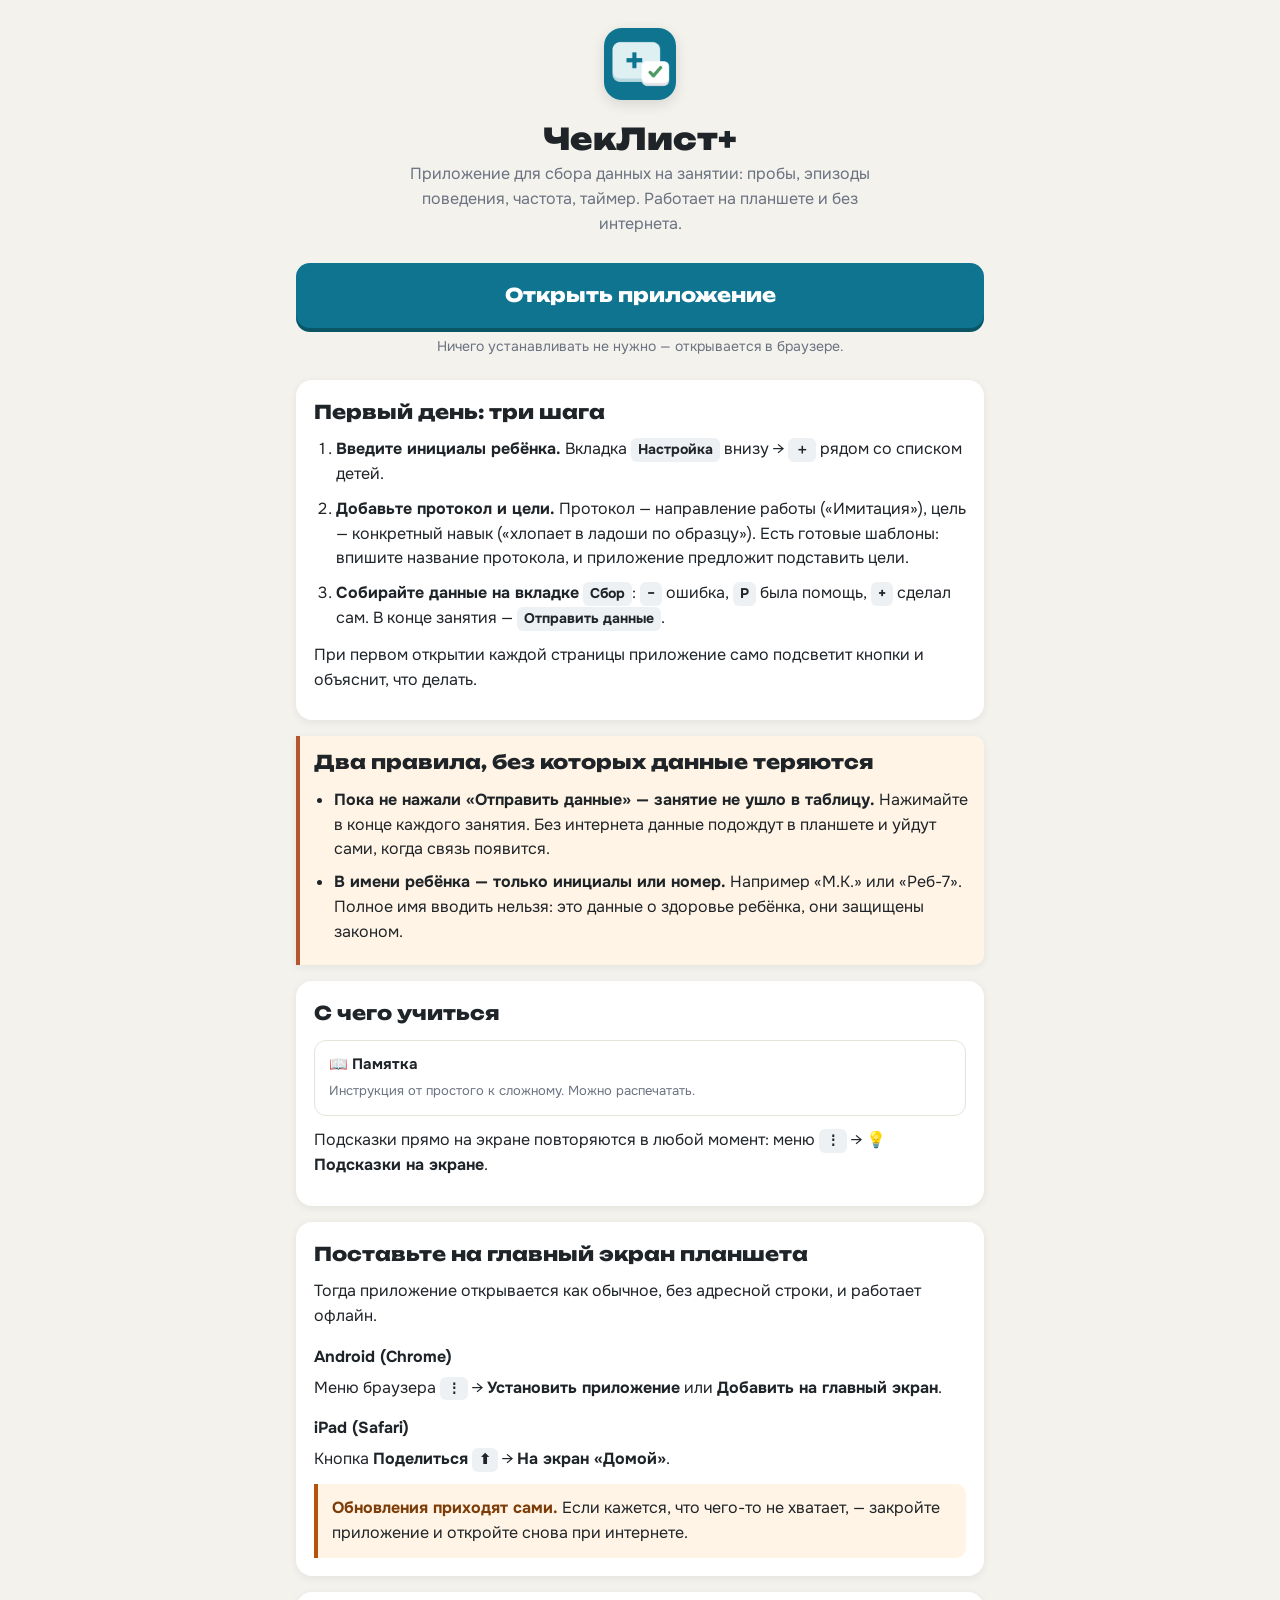
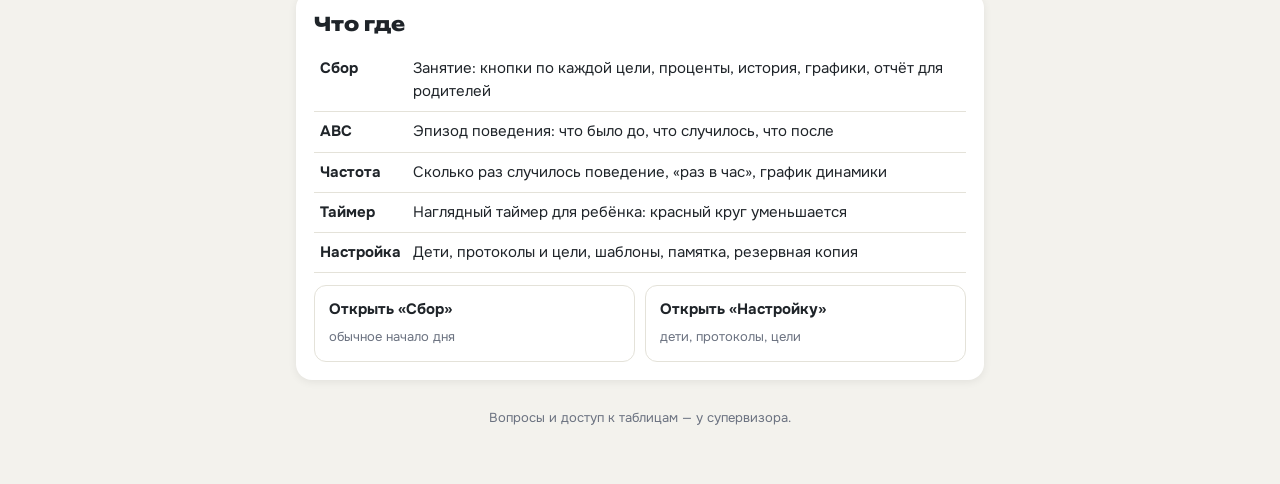
<file: index.html>
<!DOCTYPE html>
<html lang="ru">
<head>
  <meta charset="UTF-8" />
  <meta name="viewport" content="width=device-width, initial-scale=1" />
  <title>ЧекЛист+ — с чего начать</title>
  <link rel="manifest" href="manifest.json" />
  <meta name="theme-color" content="#0d6efd" />
  <link rel="icon" href="icon-192.png" />
  <link rel="apple-touch-icon" href="apple-touch-icon.png" />
  <meta name="description" content="Приложение для сбора данных на ABA-занятиях: с чего начать новому тераписту." />
  <link rel="stylesheet" href="theme.css" />
  <script src="theme.js"></script>
  <style>
    @font-face {
      font-family: "Unbounded";
      src: url("fonts/Unbounded.woff2") format("woff2");
      font-weight: 400 900;
      font-display: swap;
    }

    @font-face {
      font-family: "Onest";
      src: url("fonts/Onest.woff2") format("woff2");
      font-weight: 300 800;
      font-display: swap;
    }


    * {
      box-sizing: border-box;
    }

    body {
      margin: 0;
      background: var(--bg);
      color: var(--text);
      font-family: var(--font-body);
      font-size: 16px;
      line-height: 1.55;
    }

    .page {
      max-width: 720px;
      margin: 0 auto;
      padding: 28px 16px 56px;
    }

    header {
      text-align: center;
      margin-bottom: 26px;
    }

    header img {
      width: 72px;
      height: 72px;
      border-radius: 18px;
      box-shadow: 0 4px 14px rgba(0, 0, 0, 0.12);
    }

    h1 {
      font-family: var(--font-display);
      font-weight: 900;
      font-size: 30px;
      line-height: 1.15;
      margin: 14px 0 6px;
    }

    .lead {
      color: var(--muted);
      margin: 0 auto;
      max-width: 480px;
    }

    .card {
      background: var(--card);
      border-radius: 16px;
      padding: 18px;
      margin-bottom: 16px;
      box-shadow: 0 2px 8px rgba(0, 0, 0, 0.07);
    }

    h2 {
      font-family: var(--font-display);
      font-weight: 800;
      font-size: 19px;
      margin: 0 0 10px;
    }

    h3 {
      font-size: 16px;
      margin: 16px 0 6px;
    }

    p {
      margin: 0 0 10px;
    }

    .open-btn {
      display: block;
      background: var(--accent);
      color: var(--accent-ink);
      text-decoration: none;
      text-align: center;
      font-family: var(--font-display);
      font-weight: 800;
      font-size: 19px;
      padding: 18px;
      border-radius: 14px;
      box-shadow: 0 calc(var(--btn-lift) + 1px) 0 var(--accent-edge);
      margin-bottom: 8px;
    }

    .open-btn:active {
      transform: translateY(2px);
      box-shadow: 0 var(--btn-lift) 0 var(--accent-edge);
    }

    .under-btn {
      text-align: center;
      color: var(--muted);
      font-size: 14px;
      margin: 0;
    }

    ol.steps {
      margin: 0;
      padding-left: 22px;
    }

    ol.steps li {
      margin-bottom: 10px;
    }

    ul.plain {
      margin: 0;
      padding-left: 20px;
    }

    ul.plain li {
      margin-bottom: 8px;
    }

    .tiles {
      display: grid;
      grid-template-columns: repeat(auto-fit, minmax(150px, 1fr));
      gap: 10px;
      margin-top: 12px;
    }

    .tile {
      display: block;
      border: 1.5px solid var(--line);
      border-radius: 12px;
      padding: 12px 14px;
      text-decoration: none;
      color: var(--text);
      background: var(--card);
    }

    .tile b {
      display: block;
      font-size: 15px;
      margin-bottom: 2px;
    }

    .tile span {
      color: var(--muted);
      font-size: 13px;
    }

    table {
      width: 100%;
      border-collapse: collapse;
      font-size: 15px;
    }

    th,
    td {
      text-align: left;
      padding: 8px 6px;
      border-bottom: 1px solid var(--line);
      vertical-align: top;
    }

    th {
      font-weight: 700;
      white-space: nowrap;
    }

    .key {
      display: inline-block;
      background: var(--soft);
      border-radius: 6px;
      padding: 1px 7px;
      font-weight: 700;
      font-size: 14px;
      white-space: nowrap;
    }

    .warn {
      background: var(--warn-soft);
      border-left: 4px solid var(--warn);
      border-radius: 0 10px 10px 0;
      padding: 12px 14px;
    }

    .warn b {
      color: var(--warn-ink);
    }

    .danger {
      background: var(--danger-soft);
      border-left: 4px solid var(--danger);
      border-radius: 0 10px 10px 0;
      padding: 12px 14px;
    }

    footer {
      text-align: center;
      color: var(--muted);
      font-size: 13px;
      margin-top: 28px;
    }
  </style>
</head>
<body>
  <div class="page">
    <header>
      <img src="icon-192.png" alt="" />
      <h1>ЧекЛист+</h1>
      <p class="lead">Приложение для сбора данных на занятии: пробы, эпизоды поведения, частота, таймер. Работает на планшете и без интернета.</p>
    </header>

    <a class="open-btn" href="final_fixed_aisha.html">Открыть приложение</a>
    <p class="under-btn">Ничего устанавливать не нужно — открывается в браузере.</p>

    <div class="card" style="margin-top:22px;">
      <h2>Первый день: три шага</h2>
      <ol class="steps">
        <li><b>Введите инициалы ребёнка.</b> Вкладка <span class="key">Настройка</span> внизу → <span class="key">＋</span> рядом со списком детей.</li>
        <li><b>Добавьте протокол и цели.</b> Протокол — направление работы («Имитация»), цель — конкретный навык («хлопает в ладоши по образцу»). Есть готовые шаблоны: впишите название протокола, и приложение предложит подставить цели.</li>
        <li><b>Собирайте данные на вкладке</b> <span class="key">Сбор</span>: <span class="key">−</span> ошибка, <span class="key">P</span> была помощь, <span class="key">+</span> сделал сам. В конце занятия — <span class="key">Отправить данные</span>.</li>
      </ol>
      <p style="margin-top:12px;">При первом открытии каждой страницы приложение само подсветит кнопки и объяснит, что делать.</p>
    </div>

    <div class="card danger">
      <h2 style="margin-top:0;">Два правила, без которых данные теряются</h2>
      <ul class="plain">
        <li><b>Пока не нажали «Отправить данные» — занятие не ушло в таблицу.</b> Нажимайте в конце каждого занятия. Без интернета данные подождут в планшете и уйдут сами, когда связь появится.</li>
        <li><b>В имени ребёнка — только инициалы или номер.</b> Например «М.К.» или «Реб-7». Полное имя вводить нельзя: это данные о здоровье ребёнка, они защищены законом.</li>
      </ul>
    </div>

    <div class="card">
      <h2>С чего учиться</h2>
      <div class="tiles">
        <a class="tile" href="guide.html">
          <b>📖 Памятка</b>
          <span>Инструкция от простого к сложному. Можно распечатать.</span>
        </a>
      </div>
      <p style="margin-top:12px;">Подсказки прямо на экране повторяются в любой момент: меню <span class="key">⋮</span> → <b>💡 Подсказки на экране</b>.</p>
    </div>

    <div class="card">
      <h2>Поставьте на главный экран планшета</h2>
      <p>Тогда приложение открывается как обычное, без адресной строки, и работает офлайн.</p>
      <h3>Android (Chrome)</h3>
      <p>Меню браузера <span class="key">⋮</span> → <b>Установить приложение</b> или <b>Добавить на главный экран</b>.</p>
      <h3>iPad (Safari)</h3>
      <p>Кнопка <b>Поделиться</b> <span class="key">⬆</span> → <b>На экран «Домой»</b>.</p>
      <div class="warn" style="margin-top:12px;"><b>Обновления приходят сами.</b> Если кажется, что чего-то не хватает, — закройте приложение и откройте снова при интернете.</div>
    </div>

    <div class="card">
      <h2>Что где</h2>
      <table>
        <tr><th>Сбор</th><td>Занятие: кнопки по каждой цели, проценты, история, графики, отчёт для родителей</td></tr>
        <tr><th>ABC</th><td>Эпизод поведения: что было до, что случилось, что после</td></tr>
        <tr><th>Частота</th><td>Сколько раз случилось поведение, «раз в час», график динамики</td></tr>
        <tr><th>Таймер</th><td>Наглядный таймер для ребёнка: красный круг уменьшается</td></tr>
        <tr><th>Настройка</th><td>Дети, протоколы и цели, шаблоны, памятка, резервная копия</td></tr>
      </table>
      <div class="tiles">
        <a class="tile" href="final_fixed_aisha.html"><b>Открыть «Сбор»</b><span>обычное начало дня</span></a>
        <a class="tile" href="summary_fixed_aisha.html"><b>Открыть «Настройку»</b><span>дети, протоколы, цели</span></a>
      </div>
    </div>

    <footer>Вопросы и доступ к таблицам — у супервизора.</footer>
  </div>
  <script src="favicon.js"></script>
</body>
</html>
</file>
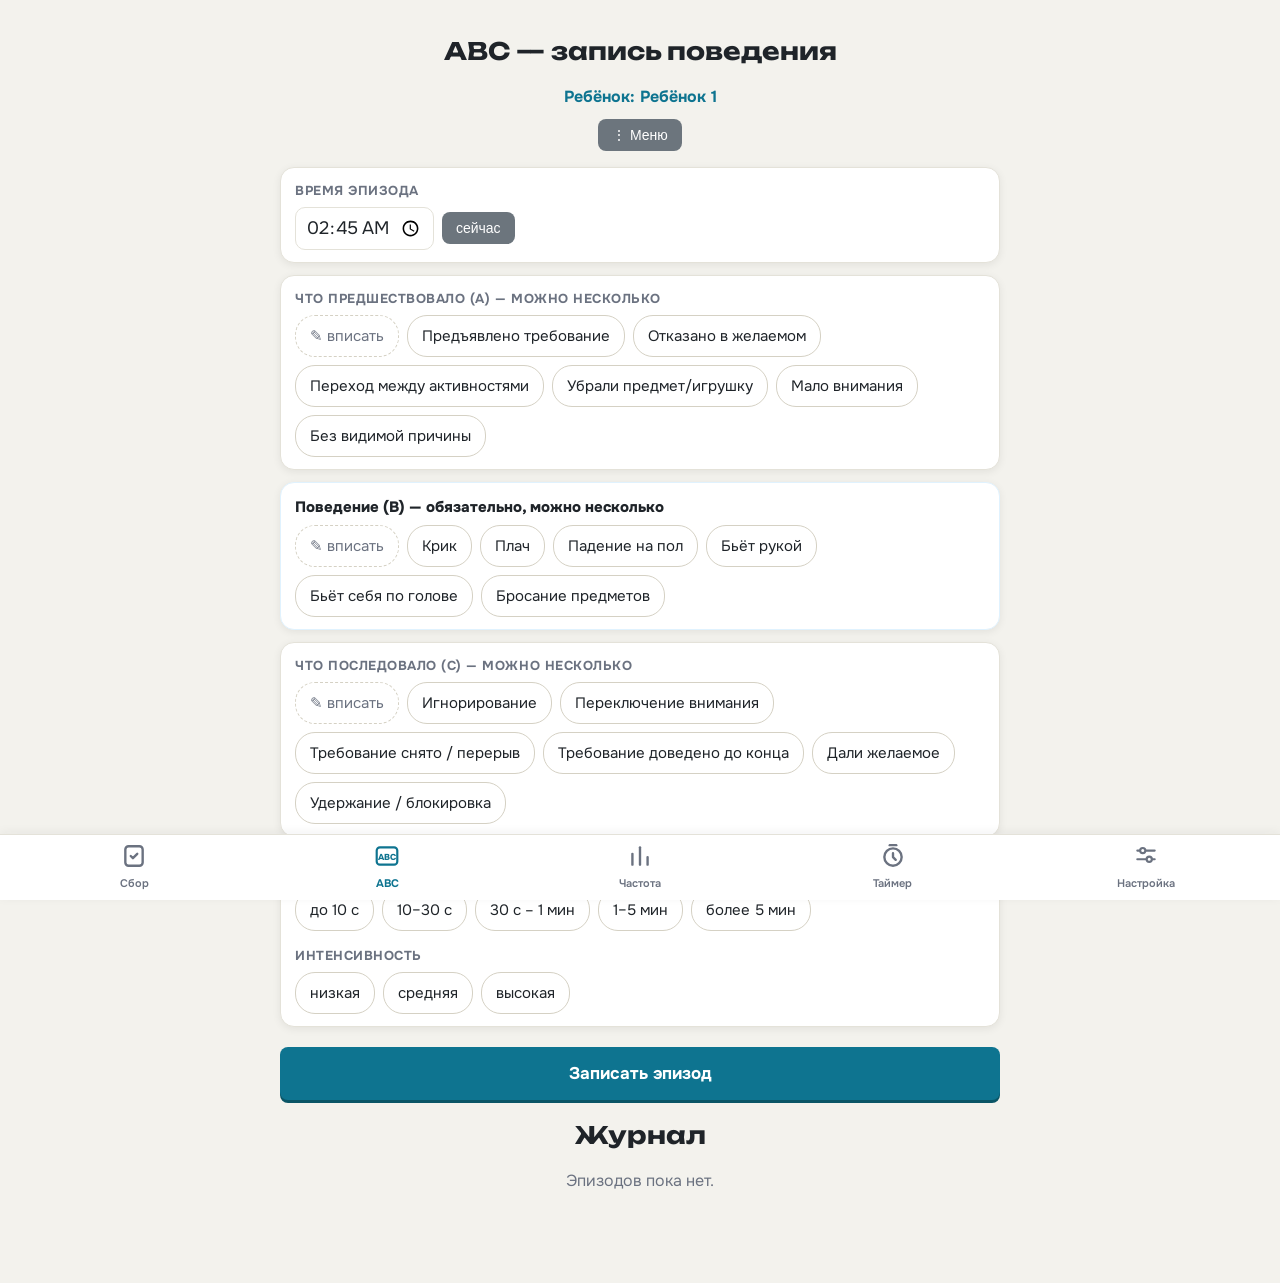
<file: abc.html>
<!DOCTYPE html>
<html lang="ru">
<head>
  <meta charset="UTF-8" />
  <meta name="viewport" content="width=device-width, initial-scale=1.0" />
  <title>ABC — запись поведения</title>
  <link rel="manifest" href="manifest.json" />
  <meta name="theme-color" content="#0d6efd" />
  <link rel="apple-touch-icon" href="apple-touch-icon.png" />
  <link rel="stylesheet" href="theme.css" />
  <script src="theme.js"></script>
  <style>
    @font-face {
      font-family: "Unbounded";
      src: url("fonts/Unbounded.woff2") format("woff2");
      font-weight: 400 900;
      font-display: swap;
    }

    @font-face {
      font-family: "Onest";
      src: url("fonts/Onest.woff2") format("woff2");
      font-weight: 300 800;
      font-display: swap;
    }


    * {
      box-sizing: border-box;
    }

    body {
      margin: 0;
      padding: 16px;
      font-family: var(--font-body);
      color: var(--text);
      background: var(--bg);
    }

    .page {
      max-width: 720px;
      margin: 0 auto;
    }

    h2 {
      text-align: center;
      font-family: var(--font-display);
      font-weight: 700;
    }

    .active-child {
      text-align: center;
      font-weight: bold;
      color: var(--accent);
      margin-bottom: 12px;
      min-height: 20px;
    }

    .active-child:empty {
      display: none;
    }

    .topbar {
      display: flex;
      justify-content: center;
      align-items: center;
      gap: 8px;
      flex-wrap: wrap;
      margin-bottom: 16px;
    }

    #queueStatus {
      font-size: 13px;
      color: var(--prompt-ink);
      font-weight: bold;
    }

    .btn {
      padding: 8px 14px;
      font-size: 14px;
      border: none;
      border-radius: var(--radius-sm);
      color: var(--accent-ink);
      cursor: pointer;
      touch-action: manipulation;
      background: var(--neutral);
    }

    .card {
      background: var(--card);
      border: 1px solid var(--line);
      border-radius: var(--radius);
      padding: 14px 14px 12px;
      margin-bottom: 12px;
      box-shadow: var(--shadow);
    }

    /* Обязательный шаг выделен рамкой акцента: его пролистывают чаще всего. */
    .card.card-main {
      border-color: var(--accent-soft);
    }

    .card .section-label:first-child {
      margin-top: 0;
    }

    /* Меню «⋮» — как на сводной и ежедневной. */
    .menu-wrap {
      position: relative;
    }

    .menu-drop {
      /* Координаты выставляет wireMenu() с прижимом к краям экрана. */
      position: fixed;
      background: var(--card);
      border-radius: var(--radius-sm);
      box-shadow: var(--shadow-lg);
      min-width: 230px;
      max-width: calc(100vw - 16px);
      padding: 6px;
      z-index: 1200;
    }

    .menu-drop[hidden] {
      display: none;
    }

    .menu-drop button {
      display: block;
      width: 100%;
      text-align: left;
      padding: 12px 14px;
      border: none;
      background: none;
      border-radius: 8px;
      font-size: 15px;
      font-family: var(--font-body);
      color: var(--text);
      cursor: pointer;
      touch-action: manipulation;
    }

    .menu-drop button:active {
      background: var(--soft);
    }

    /* Модалка заметки. */
    .modal {
      display: none;
      position: fixed;
      inset: 0;
      background: rgba(0, 0, 0, 0.5);
      align-items: center;
      justify-content: center;
      padding: 16px;
      z-index: 1300;
    }

    .modal.open {
      display: flex;
    }

    .modal-card {
      background: var(--card);
      border-radius: var(--radius);
      padding: 18px;
      width: 100%;
      max-width: 460px;
      max-height: 85vh;
      overflow: auto;
    }

    .modal-card h3 {
      margin: 0 0 8px;
      font-family: var(--font-display);
    }

    #noteText {
      width: 100%;
      min-height: 120px;
      margin-top: 10px;
      font-size: 15px;
      font-family: var(--font-body);
      border: 1.5px solid var(--line);
      border-radius: 10px;
      padding: 10px;
    }

    .modal-actions {
      display: flex;
      gap: 8px;
      flex-wrap: wrap;
      margin-top: 10px;
    }

    .btn-accent {
      background: var(--accent);
    }

    .note-recent {
      margin-top: 14px;
      font-size: 13px;
      color: var(--muted);
    }

    .note-recent div {
      padding: 6px 0;
      border-top: 1px solid var(--line);
    }

    .section-label {
      font-size: 13px;
      font-weight: 700;
      color: var(--muted);
      text-transform: uppercase;
      letter-spacing: 0.04em;
      margin: 16px 0 8px;
    }

    .section-label:first-child {
      margin-top: 0;
    }

    /* Поведение (B) — единственное обязательное поле, поэтому крупнее и
       темнее соседей: в середине списка его иначе проскакивают. */
    .section-label.main {
      font-size: 15px;
      font-weight: 800;
      color: var(--text);
      text-transform: none;
      letter-spacing: 0;
    }

    .time-row {
      display: flex;
      align-items: center;
      gap: 8px;
    }

    .time-row input {
      font-size: 18px;
      padding: 8px 10px;
      border: 1.5px solid var(--line);
      border-radius: 10px;
      font-family: var(--font-body);
    }

    .chips {
      display: flex;
      flex-wrap: wrap;
      gap: 8px;
    }

    .chip {
      padding: 10px 14px;
      border-radius: 20px;
      border: 1.5px solid var(--line-strong);
      background: var(--card);
      font-size: 15px;
      font-family: var(--font-body);
      color: var(--text);
      cursor: pointer;
      touch-action: manipulation;
      -webkit-user-select: none;
      user-select: none;
    }

    .chip.sel {
      background: var(--accent);
      border-color: var(--accent);
      color: var(--accent-ink);
      font-weight: 600;
    }

    .chip.custom {
      border-style: dashed;
      color: var(--muted);
    }

    .chip.custom.sel {
      border-style: solid;
      color: var(--accent-ink);
    }

    .save-btn {
      display: block;
      width: 100%;
      margin-top: 20px;
      padding: 16px;
      font-size: 17px;
      font-weight: 700;
      font-family: var(--font-body);
      border: none;
      border-radius: var(--radius-sm);
      background: var(--accent);
      color: var(--accent-ink);
      cursor: pointer;
      touch-action: manipulation;
      box-shadow: 0 var(--btn-lift) 0 var(--accent-edge);
    }

    .save-btn:active {
      transform: translateY(3px);
      box-shadow: none;
    }

    /* Настройка списков. */
    #settingsBox label {
      display: block;
      font-weight: 600;
      margin: 12px 0 4px;
    }

    #settingsBox textarea {
      width: 100%;
      min-height: 96px;
      font-size: 15px;
      font-family: var(--font-body);
      border: 1.5px solid var(--line);
      border-radius: 10px;
      padding: 8px 10px;
    }

    .hint {
      font-size: 12px;
      color: var(--muted);
    }

    /* Журнал. */
    .log-item {
      display: flex;
      justify-content: space-between;
      align-items: flex-start;
      gap: 8px;
      background: var(--card);
      border-radius: var(--radius-sm);
      padding: 10px 14px;
      margin-bottom: 8px;
      box-shadow: 0 1px 4px rgba(0, 0, 0, 0.06);
      font-size: 14px;
      line-height: 1.5;
    }

    .log-item .when {
      font-weight: 700;
      white-space: nowrap;
    }

    .log-item .del {
      border: none;
      background: none;
      color: var(--muted);
      font-size: 16px;
      cursor: pointer;
      padding: 2px 6px;
      touch-action: manipulation;
    }

    .empty-note {
      text-align: center;
      color: var(--muted);
    }

    #toast {
      position: fixed;
      bottom: 96px;
      left: 50%;
      transform: translateX(-50%);
      background: var(--text);
      color: var(--bg);
      padding: 12px 20px;
      border-radius: 10px;
      font-size: 14px;
      display: none;
      box-shadow: 0 4px 12px rgba(0, 0, 0, 0.2);
      z-index: 1100;
      max-width: 90%;
      text-align: center;
    }
  </style>
</head>
<body>
  <div class="page">
    <h2>ABC — запись поведения</h2>
    <div id="activeChild" class="active-child"></div>

    <div class="topbar">
      <span id="queueStatus" style="display:none;"></span>
      <div class="menu-wrap">
        <button id="menuBtn" class="btn" type="button" aria-label="Меню" aria-expanded="false">⋮ Меню</button>
        <div id="menuDrop" class="menu-drop" hidden>
          <button type="button" id="tourBtn">💡 Подсказки на экране</button>
          <button type="button" id="noteBtn">📝 Заметка</button>
          <button type="button" id="settingsBtn">⚙ Списки</button>
          <button type="button" id="csvBtn">⬇ Экспорт (CSV)</button>
        </div>
      </div>
    </div>

    <div id="note-modal" class="modal">
      <div class="modal-card">
        <h3>Заметка</h3>
        <p class="hint">Что важно об этой сессии: состояние ребёнка, события дня, изменения в программе. Заметка уйдёт в таблицу ребёнка.</p>
        <textarea id="noteText" placeholder="Например: не выспался, много протестов на переходах"></textarea>
        <div class="modal-actions">
          <button class="btn btn-accent" type="button" id="noteSave">Сохранить и отправить</button>
          <button class="btn" type="button" id="noteCancel">Отмена</button>
        </div>
        <div id="noteRecent" class="note-recent"></div>
      </div>
    </div>

    <div id="settingsBox" class="card" hidden>
      <div class="hint">По одному варианту на строку. Списки свои у каждого ребёнка. Список поведений этой вкладки отдельный от того, что на «Частоте».</div>
      <label for="setA">Что предшествовало (A)</label>
      <textarea id="setA"></textarea>
      <label for="setB">Поведения (B)</label>
      <textarea id="setB"></textarea>
      <label for="setC">Что последовало (C)</label>
      <textarea id="setC"></textarea>
    </div>

    <!-- Каждый шаг записи — отдельная карточка, как цель на «Сборе».
         Раньше всё лежало в одной, и экран читался сплошной стеной. -->
    <div class="card">
      <div class="section-label">Время эпизода</div>
      <div class="time-row">
        <input type="time" id="epTime" />
        <button class="btn" type="button" id="nowBtn">сейчас</button>
      </div>
    </div>

    <!-- Порядок как в самой методике: A → B → C. Обязательное поведение (B)
         выделено, чтобы его не пролистали. -->
    <div class="card">
      <div class="section-label">Что предшествовало (A) — можно несколько</div>
      <div class="chips" id="chipsA"></div>
    </div>

    <div class="card card-main">
      <div class="section-label main">Поведение (B) — обязательно, можно несколько</div>
      <div class="chips" id="chipsB"></div>
    </div>

    <div class="card">
      <div class="section-label">Что последовало (C) — можно несколько</div>
      <div class="chips" id="chipsC"></div>
    </div>

    <!-- Длительность и интенсивность — уточнения к одному и тому же эпизоду,
         поэтому живут в одной карточке. -->
    <div class="card">
      <div class="section-label">Длительность</div>
      <div class="chips" id="chipsD"></div>

      <div class="section-label">Интенсивность</div>
      <div class="chips" id="chipsI"></div>
    </div>

    <button class="save-btn" type="button" id="saveBtn">Записать эпизод</button>

    <h2>Журнал</h2>
    <div id="logList"></div>

    <div id="toast"></div>
  </div>

  <script>
    // Тот же приёмник, что и у итогов сессий: скрипт различает пакеты по
    // полю type ("abc" → лист «ABC» в таблице ребёнка).
    const SESSION_ENDPOINT = "https://script.google.com/macros/s/AKfycbyb6efAwZyi1qLvFr4AeOZhXYvdM70xICSXdRI2eAeK7vdqdpa0jHEK4g7EGxJQhfD4cw/exec";

    // Наш сервер: тот же пакет уходит и туда, различая эпизоды по полю type.
    // Ключ должен совпадать с тем, что стоит на «Сборе» и «Частоте».
    const SERVER_ENDPOINT = "https://api.abachecklist.ru/api/ingest?k=ea3af4b5fdb1b122fc95685874653e83";

    // Ключи данных — с префиксом abc_, входят в рабочий набор ребёнка
    // (сводная сворачивает их при переключении профиля, см. isChildDataKey).
    const KEY_A = "abc_antecedents";
    // Список поведений этой вкладки. С 20.08.2026 он НЕ общий с «Частотой»:
    // там свой ключ freq_behaviors. Правка здесь на «Частоту» не влияет.
    const KEY_B = "abc_behaviors";
    const KEY_C = "abc_consequences";
    const KEY_LOG = "abc_log";
    const LOG_LIMIT = 500;

    const DEFAULT_A = [
      "Предъявлено требование",
      "Отказано в желаемом",
      "Переход между активностями",
      "Убрали предмет/игрушку",
      "Мало внимания",
      "Без видимой причины"
    ];
    const DEFAULT_B = [
      "Крик",
      "Плач",
      "Падение на пол",
      "Бьёт рукой",
      "Бьёт себя по голове",
      "Бросание предметов"
    ];
    const DEFAULT_C = [
      "Игнорирование",
      "Переключение внимания",
      "Требование снято / перерыв",
      "Требование доведено до конца",
      "Дали желаемое",
      "Удержание / блокировка"
    ];
    const DURATIONS = ["до 10 с", "10–30 с", "30 с – 1 мин", "1–5 мин", "более 5 мин"];
    const INTENSITIES = ["низкая", "средняя", "высокая"];

    const toast = document.getElementById("toast");

    // === Профили детей (как на ежедневной странице) ===
    const CHILDREN_KEY = "aba_children";
    const ACTIVE_CHILD_KEY = "aba_active_child";

    function getChildren() {
      try {
        const list = JSON.parse(localStorage.getItem(CHILDREN_KEY) || "[]");
        return Array.isArray(list) ? list : [];
      } catch {
        return [];
      }
    }

    function getActiveChildId() {
      return localStorage.getItem(ACTIVE_CHILD_KEY) || "";
    }

    function getActiveChildLabel() {
      const found = getChildren().find((c) => c.id === getActiveChildId());
      return found ? found.label : "";
    }

    function ensureActiveChild() {
      let children = getChildren();
      if (!children.length) {
        const label = (localStorage.getItem("child_name") || "").trim() || "Ребёнок 1";
        const id = "c" + Date.now().toString(36);
        children = [{ id, label }];
        localStorage.setItem(CHILDREN_KEY, JSON.stringify(children));
        localStorage.setItem(ACTIVE_CHILD_KEY, id);
        localStorage.setItem("child_name", label);
        return;
      }
      if (!children.some((c) => c.id === getActiveChildId())) {
        localStorage.setItem(ACTIVE_CHILD_KEY, children[0].id);
        localStorage.setItem("child_name", children[0].label);
      }
    }

    function renderActiveChild() {
      const el = document.getElementById("activeChild");
      const label = getActiveChildLabel();
      el.textContent = label ? `Ребёнок: ${label}` : "";
    }

    // === Очередь отправки (общая IndexedDB aba_db/send_queue) ===
    const IDB_NAME = "aba_db";
    const IDB_STORE = "history";
    const IDB_QUEUE = "send_queue";
    let dbPromise = null;
    let flushing = false;

    function openDB() {
      if (dbPromise) return dbPromise;
      dbPromise = new Promise((resolve, reject) => {
        if (!("indexedDB" in window)) {
          reject(new Error("IndexedDB не поддерживается"));
          return;
        }
        const req = indexedDB.open(IDB_NAME, 2);
        req.onupgradeneeded = () => {
          const db = req.result;
          if (!db.objectStoreNames.contains(IDB_STORE)) {
            db.createObjectStore(IDB_STORE);
          }
          if (!db.objectStoreNames.contains(IDB_QUEUE)) {
            db.createObjectStore(IDB_QUEUE, { keyPath: "id", autoIncrement: true });
          }
        };
        req.onsuccess = () => resolve(req.result);
        req.onerror = () => reject(req.error);
      });
      return dbPromise;
    }

    // Честная отправка пакета: обычный запрос (НЕ no-cors), ответ читается.
    // Content-Type text/plain — чтобы браузер не требовал preflight-запрос,
    // который Apps Script не умеет; тело всё равно JSON-строка.
    // true = скрипт подтвердил запись ({ok:true}, либо «OK» у старой версии).
    async function sendPacket(endpoint, payload) {
      const заголовки = { "Content-Type": "text/plain;charset=utf-8" };
      // Своему серверу представляемся: он поставит автора из учётной записи.
      if (window.abaAuth && SERVER_ENDPOINT && endpoint.indexOf(SERVER_ENDPOINT.split("?")[0]) === 0) {
        Object.assign(заголовки, window.abaAuth.headers());
      }
      const resp = await fetch(endpoint, {
        method: "POST",
        headers: заголовки,
        body: JSON.stringify(payload),
        redirect: "follow"
      });
      if (!resp.ok) return false;
      const text = (await resp.text()).trim();
      if (text === "OK") return true; // скрипт до перехода на JSON-ответы
      try {
        const parsed = JSON.parse(text);
        return Boolean(parsed && parsed.ok === true);
      } catch {
        return false;
      }
    }

    // Уникальный номер пакета. Присваивается ОДИН раз при постановке в
    // очередь и не меняется при повторах — скрипт пропускает уже принятые
    // номера, поэтому потерянный ответ сервера не создаёт дубликат строки.
    // Запасной путь: отправка БЕЗ чтения ответа (mode: "no-cors"). Нужна там,
    // где браузер обрывает обычный запрос — например Chrome на iPhone: адрес
    // Google доступен, из Safari всё уходит, а здесь fetch падает с
    // «TypeError: Load failed». Ответ в этом режиме недоступен в принципе,
    // поэтому доставку НЕ подтверждаем: true = «запрос ушёл с телефона».
    // Дубликатов не будет — скрипт помнит номера пакетов (uid).
    async function sendBlind(endpoint, payload) {
      await fetch(endpoint, {
        method: "POST",
        mode: "no-cors",
        headers: { "Content-Type": "text/plain;charset=utf-8" },
        body: JSON.stringify(payload),
        redirect: "follow"
      });
      return true;
    }

    function packetUid() {
      return "p" + Date.now().toString(36) + Math.random().toString(36).slice(2, 8);
    }

    // Очередь недоступна (приватный режим, урезанное хранилище браузера):
    // шлём напрямую и ОБЯЗАТЕЛЬНО пробрасываем неудачу наверх — иначе
    // приложение отрапортует об отправке, а в таблицу ничего не уйдёт.
    // Куда уходит каждый пакет: зеркало (таблица) и наш сервер. Пустой адрес
    // отбрасывается — стерев константу, двойную запись можно выключить.
    function packetTargets(item) {
      return [item.endpoint, SERVER_ENDPOINT].filter(Boolean);
    }

    // Успех — если пакет принял ХОТЯ БЫ ОДИН адрес: данные не потеряны.
    // Ошибку пробрасываем, только когда не принял никто.
    function sendDirect(item) {
      return Promise.allSettled(
        packetTargets(item).map((endpoint) =>
          sendPacket(endpoint, item.payload).then((delivered) => {
            if (!delivered) throw new Error("сервер не подтвердил запись");
          })
        )
      ).then((results) => {
        if (results.some((r) => r.status === "fulfilled")) return;
        const reason = results[0] && results[0].reason;
        throw new Error(
          reason && reason.message ? reason.message : "не приняли ни таблица, ни сервер"
        );
      });
    }

    // Подпись планшета: кто на нём работает. Со входом по логину сюда будет
    // ложиться ИМЯ ИЗ УЧЁТНОЙ ЗАПИСИ (не логин и не почта) — механика та же,
    // меняется только источник; ручное поле останется запасным вариантом.
    // Имя в учётке обязано совпадать с тем, что проставлено старым занятиям
    // («Валерия Акимова», «Суайбат Исаева»): ключ занятия включает подпись.
    // Настройка УСТРОЙСТВА, не ребёнка: в данные ребёнка и в экспорт его
    // настроек не входит (в полную копию планшета — входит, она про
    // устройство). Пустая — пакет уходит без автора, как раньше.
    function staffName() {
      // Вошли по логину — имя из учётной записи (подделать полем в пакете
      // нельзя, сервер всё равно возьмёт своё). Не вошли — ручная подпись.
      if (window.abaAuth) return window.abaAuth.name();
      try {
        return (localStorage.getItem("aba_staff_name") || "").trim();
      } catch {
        return "";
      }
    }

    function queueAdd(item) {
      // Номер пакета ОДИН на оба адреса: так строку в таблице и запись на
      // сервере можно сопоставить, а защита от дублей на каждой стороне
      // работает независимо.
      const staff = staffName();
      const payload = { uid: packetUid(), ...item.payload };
      if (staff) payload.staff = staff;
      if (window.__abaIdbFailed) {
        return sendDirect({ endpoint: item.endpoint, payload });
      }
      return openDB()
        .then(
          (db) =>
            new Promise((resolve, reject) => {
              const tx = db.transaction(IDB_QUEUE, "readwrite");
              const store = tx.objectStore(IDB_QUEUE);
              // Обе копии — одной транзакцией: либо в очередь попадает всё,
              // либо ничего.
              packetTargets(item).forEach((endpoint) =>
                store.add({ endpoint, payload, createdAt: Date.now() })
              );
              tx.oncomplete = () => resolve();
              tx.onerror = () => reject(tx.error);
            })
        )
        .catch((err) => {
          // Сбой IndexedDB — деградация до прямой отправки, как на ежедневной.
          window.__abaIdbFailed = true;
          console.error("Очередь недоступна, шлю напрямую:", err);
          return sendDirect({ endpoint: item.endpoint, payload });
        });
    }

    function queueGetAll() {
      return openDB().then(
        (db) =>
          new Promise((resolve, reject) => {
            const tx = db.transaction(IDB_QUEUE, "readonly");
            const req = tx.objectStore(IDB_QUEUE).getAll();
            req.onsuccess = () => resolve(req.result || []);
            req.onerror = () => reject(req.error);
          })
      );
    }

    function queueDelete(id) {
      return openDB().then(
        (db) =>
          new Promise((resolve, reject) => {
            const tx = db.transaction(IDB_QUEUE, "readwrite");
            tx.objectStore(IDB_QUEUE).delete(id);
            tx.oncomplete = () => resolve();
            tx.onerror = () => reject(tx.error);
          })
      );
    }

    // Обновить элемент очереди (счётчик попыток).
    function queuePut(item) {
      return openDB().then(
        (db) =>
          new Promise((resolve, reject) => {
            const tx = db.transaction(IDB_QUEUE, "readwrite");
            tx.objectStore(IDB_QUEUE).put(item);
            tx.oncomplete = () => resolve();
            tx.onerror = () => reject(tx.error);
          })
      );
    }

    // Порог «застревания»: сервер стабильно отвечает отказом. Такой пакет
    // пропускаем, индикатор предупреждает, тап по нему повторяет попытки.
    const STUCK_ATTEMPTS = 30;

    async function flushQueue() {
      if (flushing || window.__abaIdbFailed) return;
      flushing = true;
      try {
        const items = await queueGetAll();
        // Адреса, которые в этом проходе уже показали, что недоступны. Пакеты
        // ОДНОГО адреса пропускаем, остальные шлём: если лежит сервер, данные
        // всё равно должны уйти в таблицу, и наоборот.
        const deadEndpoints = new Set();
        for (const item of items) {
          if ((item.attempts || 0) >= STUCK_ATTEMPTS) continue;
          if (deadEndpoints.has(item.endpoint)) continue;
          // Пакет уже ушёл вслепую — ждём, пока человек сверится с таблицей.
          if (item.blindSent) continue;
          let delivered;
          try {
            delivered = await sendPacket(item.endpoint, item.payload);
          } catch (err) {
            // Обычный запрос не состоялся: нет сети ЛИБО браузер его обрывает
            // (Chrome на iPhone). Пробуем вслепую, без чтения ответа.
            console.warn("Обычная отправка не удалась, пробую вслепую:", err);
            let blindOk = false;
            try {
              blindOk = await sendBlind(item.endpoint, item.payload);
            } catch (blindErr) {
              console.warn("Слепая отправка тоже не удалась:", blindErr);
            }
            if (blindOk) {
              item.blindSent = Date.now();
              await queuePut(item);
              continue;
            }
            // Этот адрес не отвечает — в текущем проходе к нему больше не
            // стучимся, но остальные адреса перебираем дальше.
            deadEndpoints.add(item.endpoint);
            continue;
          }
          if (delivered) {
            await queueDelete(item.id);
          } else {
            item.attempts = (item.attempts || 0) + 1;
            await queuePut(item);
            console.warn("Сервер не подтвердил пакет, попытка", item.attempts);
          }
        }
      } catch (err) {
        console.warn("Очередь отправки недоступна:", err);
      } finally {
        flushing = false;
        updateQueueIndicator();
      }
    }

    async function updateQueueIndicator() {
      let items = [];
      try {
        items = await queueGetAll();
      } catch {}
      const el = document.getElementById("queueStatus");
      // Ушло вслепую (браузер не даёт прочитать ответ Google): подтверждения
      // нет, поэтому удаляет такие пакеты только человек — после того, как
      // увидит записи в таблице. Разбор — на вкладке «Сбор».
      const blind = items.filter((i) => i.blindSent).length;
      if (blind) {
        el.style.display = "inline";
        el.style.color = "";
        el.style.cursor = "";
        el.onclick = null;
        el.textContent = `📨 Ушло без подтверждения: ${blind} — проверьте таблицу`;
        return;
      }
      const stuck = items.filter((i) => (i.attempts || 0) >= STUCK_ATTEMPTS).length;
      if (stuck > 0) {
        el.style.display = "inline";
        el.style.color = "#b4552d";
        el.style.cursor = "pointer";
        el.textContent = `⚠ Не доставлено: ${stuck}. Нажмите — повторить`;
        el.onclick = async () => {
          for (const item of items) {
            if ((item.attempts || 0) >= STUCK_ATTEMPTS) {
              item.attempts = 0;
              await queuePut(item);
            }
          }
          showToast("Повторяю отправку…");
          flushQueue();
        };
      } else if (items.length > 0) {
        el.style.display = "inline";
        el.style.color = "";
        el.style.cursor = "";
        el.onclick = null;
        el.textContent = `⏳ Ожидают отправки: ${items.length}`;
      } else {
        el.style.display = "none";
        el.onclick = null;
      }
    }

    function showToast(message, ms = 3000) {
      toast.textContent = message;
      toast.style.display = "block";
      clearTimeout(window.toastTimeout);
      window.toastTimeout = setTimeout(() => {
        toast.style.display = "none";
      }, ms);
    }

    // === Списки чипов (настройки, по ребёнку) ===
    function getList(key, defaults) {
      try {
        const list = JSON.parse(localStorage.getItem(key) || "null");
        return Array.isArray(list) && list.length ? list : defaults;
      } catch {
        return defaults;
      }
    }

    function setList(key, lines) {
      const list = lines.split("\n").map((s) => s.trim()).filter(Boolean);
      if (list.length) {
        localStorage.setItem(key, JSON.stringify(list));
      } else {
        localStorage.removeItem(key); // пусто = вернуться к дефолтам
      }
    }

    // === Чипы эпизода ===
    // A/B/C — множественный выбор (в эпизоде бывает несколько поведений,
    // причин или последствий), значение группы = массив.
    // Длительность и интенсивность — шкалы, выбор одиночный (строка/null).
    // Кастомный чип «✎ вписать» хранит введённый текст прямо в подписи.
    const selected = { A: [], B: [], C: [], D: null, I: null };

    function renderChipGroup(containerId, values, group, allowCustom, multi) {
      const box = document.getElementById(containerId);
      box.innerHTML = "";
      selected[group] = multi ? [] : null;

      // Порядок значений — как на экране (вписанный вариант первым).
      const syncMulti = () => {
        selected[group] = Array.from(box.querySelectorAll(".chip.sel")).map((c) => c.textContent);
      };

      const make = (text, isCustom) => {
        const chip = document.createElement("button");
        chip.type = "button";
        chip.className = "chip" + (isCustom ? " custom" : "");
        chip.textContent = text;
        chip.onclick = () => {
          const wasSelected = chip.classList.contains("sel");
          if (isCustom && !wasSelected) {
            const val = (window.prompt("Свой вариант:") || "").trim();
            if (!val) return;
            chip.textContent = val;
          }

          if (multi) {
            chip.classList.toggle("sel", !wasSelected);
            if (wasSelected && isCustom) chip.textContent = "✎ вписать";
            syncMulti();
            return;
          }

          box.querySelectorAll(".chip").forEach((c) => c.classList.remove("sel"));
          if (wasSelected) {
            selected[group] = null;
            if (isCustom) chip.textContent = "✎ вписать";
          } else {
            chip.classList.add("sel");
            selected[group] = chip.textContent;
          }
        };
        box.append(chip);
      };

      // «Вписать» — первым: свой вариант нужен чаще, чем кажется.
      if (allowCustom) make("✎ вписать", true);
      values.forEach((v) => make(v, false));
    }

    function renderAllChips() {
      renderChipGroup("chipsA", getList(KEY_A, DEFAULT_A), "A", true, true);
      renderChipGroup("chipsB", getList(KEY_B, DEFAULT_B), "B", true, true);
      renderChipGroup("chipsC", getList(KEY_C, DEFAULT_C), "C", true, true);
      renderChipGroup("chipsD", DURATIONS, "D", false, false);
      renderChipGroup("chipsI", INTENSITIES, "I", false, false);
    }

    function setTimeNow() {
      const now = new Date();
      document.getElementById("epTime").value =
        `${String(now.getHours()).padStart(2, "0")}:${String(now.getMinutes()).padStart(2, "0")}`;
    }

    // === Журнал эпизодов (локально, по ребёнку) ===
    function getLog() {
      try {
        const log = JSON.parse(localStorage.getItem(KEY_LOG) || "[]");
        return Array.isArray(log) ? log : [];
      } catch {
        return [];
      }
    }

    function setLog(log) {
      localStorage.setItem(KEY_LOG, JSON.stringify(log.slice(-LOG_LIMIT)));
    }

    function renderLog() {
      const box = document.getElementById("logList");
      box.innerHTML = "";
      const log = getLog();
      if (!log.length) {
        box.innerHTML = '<p class="empty-note">Эпизодов пока нет.</p>';
        return;
      }

      const recent = log.slice(-30).reverse();
      recent.forEach((ep) => {
        const item = document.createElement("div");
        item.className = "log-item";

        const text = document.createElement("div");
        const when = document.createElement("span");
        when.className = "when";
        when.textContent = `${ep.date} ${ep.time}`;
        const details = document.createElement("span");
        const parts = [` · ${ep.behavior}`];
        if (ep.antecedent !== "—") parts.push(`A: ${ep.antecedent}`);
        if (ep.consequence !== "—") parts.push(`C: ${ep.consequence}`);
        if (ep.duration !== "—") parts.push(ep.duration);
        if (ep.intensity !== "—") parts.push(ep.intensity);
        details.textContent = parts.join(" · ");
        text.append(when, details);

        const del = document.createElement("button");
        del.className = "del";
        del.type = "button";
        del.textContent = "✕";
        del.onclick = () => {
          const ok = window.confirm(
            "Удалить эпизод из журнала на этом устройстве? " +
              "Из таблицы Google уже отправленная запись не удалится."
          );
          if (!ok) return;
          setLog(getLog().filter((e) => e.id !== ep.id));
          renderLog();
        };

        item.append(text, del);
        box.append(item);
      });

      if (log.length > recent.length) {
        const note = document.createElement("p");
        note.className = "empty-note";
        note.style.fontSize = "13px";
        note.textContent = `Показаны последние ${recent.length} из ${log.length}. Полный список — в экспорте.`;
        box.append(note);
      }
    }

    // === Запись эпизода ===
    function saveEpisode() {
      if (!selected.B.length) {
        showToast("Выберите поведение (B) — без него эпизод не записывается.");
        return;
      }
      // Несколько выбранных вариантов пишем через запятую в одну ячейку.
      const join = (list) => (list && list.length ? list.join(", ") : "—");
      const timeInput = document.getElementById("epTime");
      if (!timeInput.value) setTimeNow();
      const now = new Date();
      const ep = {
        id: "e" + Date.now().toString(36),
        date: now.toLocaleDateString("ru-RU"),
        time: timeInput.value,
        behavior: join(selected.B),
        antecedent: join(selected.A),
        consequence: join(selected.C),
        duration: selected.D || "—",
        intensity: selected.I || "—"
      };

      const log = getLog();
      log.push(ep);
      setLog(log);

      queueAdd({
        endpoint: SESSION_ENDPOINT,
        payload: {
          type: "abc",
          child: getActiveChildLabel() || (localStorage.getItem("child_name") || ""),
          date: ep.date,
          time: ep.time,
          behavior: ep.behavior,
          antecedent: ep.antecedent,
          consequence: ep.consequence,
          duration: ep.duration,
          intensity: ep.intensity
        }
      }).then(
        () => {
          updateQueueIndicator();
          flushQueue();
        },
        (err) => {
          // Очереди нет и прямая отправка не прошла: эпизод остался в журнале
          // на планшете, но в таблицу не уехал — говорим об этом прямо.
          console.error(err);
          showToast(
            "Эпизод сохранён на планшете, но в таблицу не ушёл: " +
              (err && err.message ? err.message : "нет связи") +
              ". Выгрузите журнал в CSV или повторите при интернете.",
            9000
          );
        }
      );

      renderAllChips();
      setTimeNow();
      renderLog();
      showToast(`Эпизод записан: ${ep.behavior}, ${ep.time}.`);
    }

    // === Экспорт журнала в CSV (как у истории замеров) ===
    function exportCsv() {
      const log = getLog();
      if (!log.length) {
        showToast("Журнал пуст — нечего выгружать.");
        return;
      }
      const rows = [["Дата", "Время", "Поведение", "A (перед)", "C (после)", "Длительность", "Интенсивность"]];
      log.forEach((ep) => {
        rows.push([ep.date, ep.time, ep.behavior, ep.antecedent, ep.consequence, ep.duration, ep.intensity]);
      });
      const escapeCell = (v) => `"${String(v).replace(/"/g, '""')}"`;
      const csv = rows.map((r) => r.map(escapeCell).join(";")).join("\r\n");
      const label = (getActiveChildLabel() || "ребёнок").replace(/[^\wа-яА-ЯёЁ.-]+/g, "_");
      const stamp = new Date().toISOString().split("T")[0];
      const blob = new Blob(["﻿" + csv], { type: "text/csv;charset=utf-8" });
      const url = URL.createObjectURL(blob);
      const a = document.createElement("a");
      a.href = url;
      a.download = `abc_${label}_${stamp}.csv`;
      document.body.appendChild(a);
      a.click();
      document.body.removeChild(a);
      URL.revokeObjectURL(url);
      showToast(`Выгружено эпизодов: ${log.length}.`);
    }

    // === Настройка списков ===
    // === Заметки о сессии ===
    // Общий журнал заметок ребёнка (пополняется со «Сбора», ABC и «Частоты»).
    // Каждая заметка сразу уходит на сервер отдельным пакетом (лист «Заметки»).
    const KEY_NOTES = "aba_notes";
    const NOTES_LIMIT = 200;
    const NOTE_SOURCE = "ABC";

    function getNotes() {
      try {
        const list = JSON.parse(localStorage.getItem(KEY_NOTES) || "[]");
        return Array.isArray(list) ? list : [];
      } catch {
        return [];
      }
    }

    function setNotes(list) {
      localStorage.setItem(KEY_NOTES, JSON.stringify(list.slice(-NOTES_LIMIT)));
    }

    function renderRecentNotes() {
      const box = document.getElementById("noteRecent");
      const list = getNotes().slice(-5).reverse();
      box.innerHTML = "";
      if (!list.length) return;
      const head = document.createElement("div");
      head.style.borderTop = "none";
      head.textContent = "Последние заметки:";
      box.append(head);
      list.forEach((n) => {
        const row = document.createElement("div");
        row.textContent = `${n.date} ${n.time} · ${n.source}: ${n.text}`;
        box.append(row);
      });
    }

    function openNoteModal() {
      renderRecentNotes();
      document.getElementById("note-modal").classList.add("open");
      document.getElementById("noteText").focus();
    }

    function closeNoteModal() {
      document.getElementById("note-modal").classList.remove("open");
    }

    function saveNote() {
      const field = document.getElementById("noteText");
      const text = field.value.trim();
      if (!text) {
        showToast("Заметка пустая — напишите текст или закройте окно.");
        return;
      }
      const now = new Date();
      const note = {
        id: "n" + Date.now().toString(36),
        date: now.toLocaleDateString("ru-RU"),
        time: now.toLocaleTimeString("ru-RU", { hour: "2-digit", minute: "2-digit" }),
        source: NOTE_SOURCE,
        text
      };
      const list = getNotes();
      list.push(note);
      setNotes(list);

      queueAdd({
        endpoint: SESSION_ENDPOINT,
        payload: {
          type: "note",
          child: getActiveChildLabel() || (localStorage.getItem("child_name") || ""),
          date: note.date,
          time: note.time,
          source: note.source,
          text: note.text
        }
      }).then(
        () => {
          updateQueueIndicator();
          flushQueue();
        },
        (err) => {
          console.error(err);
          showToast(
            "Заметка сохранена на планшете, но в таблицу не ушла: " +
              (err && err.message ? err.message : "нет связи") + ".",
            9000
          );
        }
      );

      field.value = "";
      closeNoteModal();
      showToast("Заметка сохранена и отправлена.");
    }

    function wireNote() {
      document.getElementById("noteBtn").onclick = openNoteModal;
      document.getElementById("noteSave").onclick = saveNote;
      document.getElementById("noteCancel").onclick = closeNoteModal;
      document.getElementById("note-modal").addEventListener("click", (e) => {
        if (e.target.id === "note-modal") closeNoteModal();
      });
    }

    // Меню «⋮»: открытие/закрытие; пункты привязаны отдельно по id.
    function wireMenu() {
      const btn = document.getElementById("menuBtn");
      const drop = document.getElementById("menuDrop");
      const closeMenu = () => {
        drop.hidden = true;
        btn.setAttribute("aria-expanded", "false");
      };
      btn.onclick = (e) => {
        e.stopPropagation();
        if (drop.hidden) {
          drop.hidden = false;
          const r = btn.getBoundingClientRect();
          const w = drop.offsetWidth;
          const left = Math.max(8, Math.min(r.left, window.innerWidth - w - 8));
          drop.style.left = `${left}px`;
          drop.style.top = `${r.bottom + 6}px`;
        } else {
          drop.hidden = true;
        }
        btn.setAttribute("aria-expanded", String(!drop.hidden));
      };
      drop.addEventListener("click", () => closeMenu());
      document.addEventListener("click", (e) => {
        if (!drop.hidden && !e.target.closest(".menu-wrap")) closeMenu();
      });
      document.addEventListener("keydown", (e) => {
        if (e.key === "Escape") {
          closeMenu();
          closeNoteModal();
        }
      });
    }

    function wireSettings() {
      const box = document.getElementById("settingsBox");
      document.getElementById("settingsBtn").onclick = () => {
        box.hidden = !box.hidden;
        if (!box.hidden) {
          document.getElementById("setA").value = getList(KEY_A, DEFAULT_A).join("\n");
          document.getElementById("setB").value = getList(KEY_B, DEFAULT_B).join("\n");
          document.getElementById("setC").value = getList(KEY_C, DEFAULT_C).join("\n");
        }
      };
      document.getElementById("setA").onchange = (e) => { setList(KEY_A, e.target.value); renderAllChips(); };
      document.getElementById("setB").onchange = (e) => { setList(KEY_B, e.target.value); renderAllChips(); };
      document.getElementById("setC").onchange = (e) => { setList(KEY_C, e.target.value); renderAllChips(); };
    }

    document.addEventListener("DOMContentLoaded", () => {
      ensureActiveChild();
      renderActiveChild();
      renderAllChips();
      setTimeNow();
      renderLog();
      wireSettings();
      wireMenu();
      wireNote();
      document.getElementById("saveBtn").onclick = saveEpisode;
      document.getElementById("nowBtn").onclick = setTimeNow;
      document.getElementById("csvBtn").onclick = exportCsv;

      updateQueueIndicator();
      flushQueue();
      window.addEventListener("online", () => flushQueue());
      setInterval(() => {
        if (navigator.onLine) flushQueue();
      }, 60000);
    });

    // Регистрация service worker для офлайн-работы (PWA).
    if ("serviceWorker" in navigator) {
      window.addEventListener("load", () => {
        navigator.serviceWorker.register("sw.js").catch(console.error);
      });
    }
  </script>
  <script src="timer.js"></script>
  <script src="tabbar.js"></script>
  <script src="auth.js"></script>
  <script src="tour.js"></script>
</body>
</html>
</file>
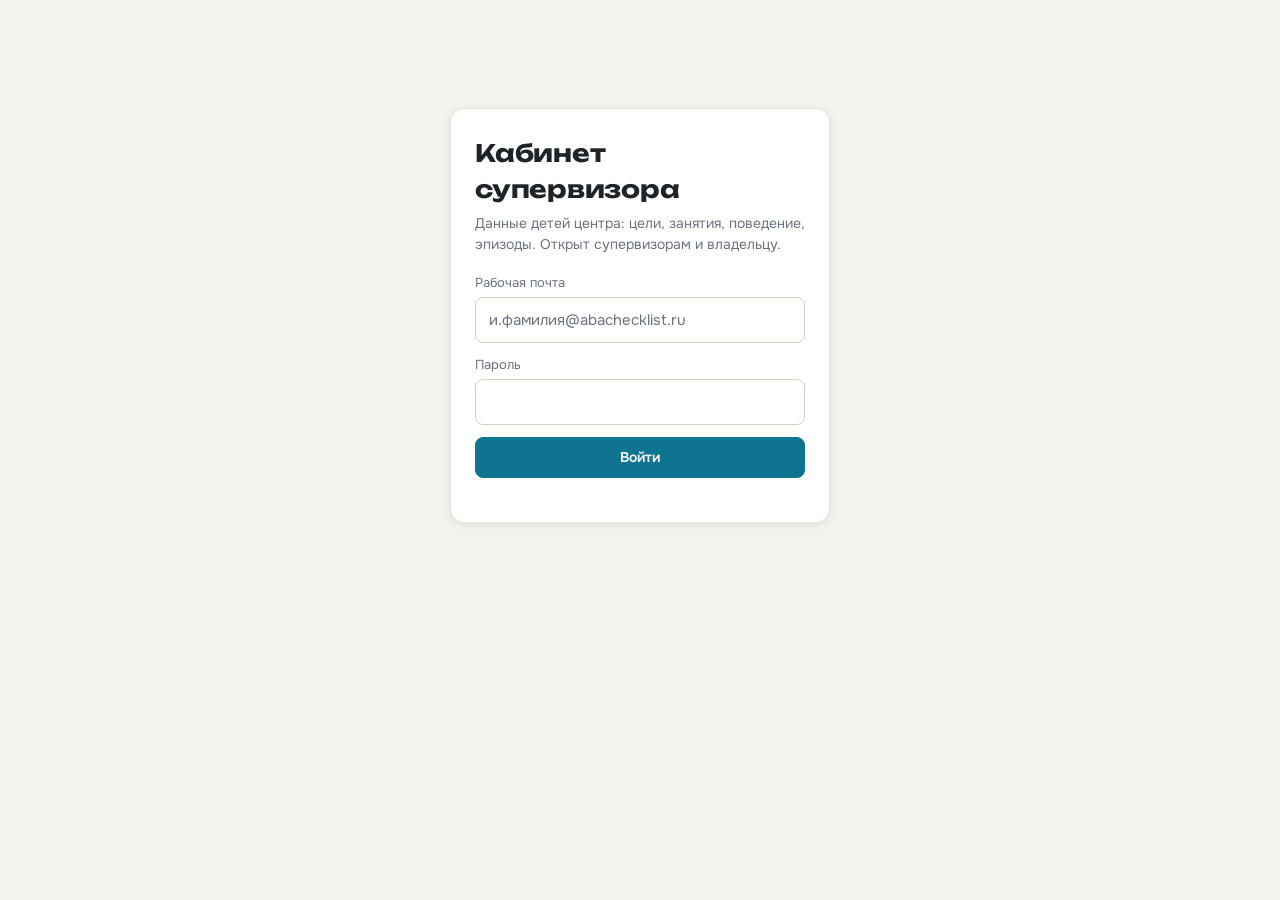
<file: cabinet.html>
<!DOCTYPE html>
<html lang="ru">
<head>
<meta charset="utf-8" />
<meta name="viewport" content="width=device-width, initial-scale=1" />
<title>Кабинет супервизора — ЧекЛист+</title>
<!-- Настоящий кабинет, а не показ: данные читаются ТОЛЬКО ПО ВХОДУ, и
     сервер решает, кого пускать: супервизор и владелец да, терапист нет. Отсюда же
     ставятся решения по целям: «освоено» и «в архив» — планшеты их
     забирают, и архивные цели уходят у тераписта со «Сбора». -->
<link rel="stylesheet" href="theme.css" />
<link rel="stylesheet" href="cabinet.css" />
<style>
  .goal-proto { display: block; font-size: 12px; color: var(--muted); font-weight: 400; }
  .back { background: none; border: none; color: var(--accent); font: inherit; cursor: pointer; padding: 0; margin-bottom: 10px; }
  .two { display: grid; grid-template-columns: minmax(0, 2fr) minmax(0, 1fr); gap: 14px; align-items: start; }
  .goal-line td:first-child { font-weight: 600; cursor: pointer; min-width: 140px; overflow-wrap: anywhere; }
  .goal-line:hover td:first-child { color: var(--accent); }
  .caret { display: inline-block; width: 12px; color: var(--muted); transition: transform .15s; }
  .goal-line.open .caret { transform: rotate(90deg); }
  .detail td { background: var(--bg); padding: 16px 18px; }
  .detail h4 { font-family: var(--font-display); font-size: 15px; margin: 0 0 8px; }
  .detail table { background: var(--card); border-radius: var(--radius-sm); overflow: hidden; }
  .cells { display: inline-flex; gap: 3px; }
  .cell { width: 14px; height: 14px; border-radius: 3px; background: var(--soft); border: 1px solid var(--line); }
  .cell.on { background: var(--mastered); border-color: var(--mastered); }
  .cond { display: inline-block; font-size: 12px; padding: 2px 8px; border-radius: 999px; background: var(--gen-done); color: var(--gen-done-ink); margin: 0 2px 3px 0; white-space: nowrap; }
  .verdict { margin: 12px 0 0; padding-top: 12px; border-top: 1px solid var(--line); font-size: 14px; line-height: 1.55; }
  .verdict .flag { margin-right: 6px; }
  .switch-modes { display: flex; gap: 8px; margin-bottom: 12px; }
  .switch-modes .btn.on { background: var(--accent); border-color: var(--accent); color: var(--accent-ink); font-weight: 600; }
  .legend { display: flex; flex-wrap: wrap; gap: 6px; margin-top: 10px; }
  .leg { display: inline-flex; align-items: center; gap: 7px; font: inherit; font-size: 13px; padding: 4px 11px; border-radius: 999px; border: 1px solid var(--line); background: var(--card); color: var(--text); cursor: pointer; }
  .leg.off { opacity: .45; text-decoration: line-through; }
  .leg-dot { width: 10px; height: 10px; border-radius: 50%; }
  .jump { display: flex; gap: 8px; flex-wrap: wrap; margin: 0 0 18px; }
  .jump a, .jump button { font: inherit; font-size: 13px; padding: 6px 12px; border-radius: 999px; background: var(--soft); color: var(--soft-ink); text-decoration: none; border: none; cursor: pointer; }
  .jump a:hover, .jump button:hover { background: var(--accent-soft); color: var(--accent); }
  .jump a.report-link { background: var(--accent); color: var(--accent-ink); font-weight: 600; }
  /* Выгрузка — действие для всей карточки, а не переход по разделу: у неё
     свой вид, и в строке она стоит последней, отдельно от ссылок. */
  .jump .download { margin-left: auto; }
  .download {
    font: inherit; font-size: 13px; font-weight: 600; white-space: nowrap;
    padding: 6px 14px; border-radius: 999px; cursor: pointer;
    border: 1px solid var(--accent); background: var(--card); color: var(--accent);
  }
  .download:hover { background: var(--accent); color: var(--accent-ink); }
  .download[disabled] { opacity: .6; cursor: default; }
  .bar .download { align-self: flex-start; }
  .proto-block { border: 1px solid var(--line); border-radius: var(--radius-sm); margin-bottom: 8px; overflow: hidden; }
  /* Сетка, а не flex с переносом: правый столбец — «Освоен» и «⋮», и он
     стоит на одном месте у всех протоколов. С flex-wrap кнопки у длинных
     названий уезжали на вторую строку влево, и глаз искал их заново в
     каждой карточке. */
  .proto-head { display: grid; grid-template-columns: minmax(0, 1fr) auto;
                align-items: center; column-gap: 12px; padding: 12px 14px; background: var(--card); }
  .proto-left { display: flex; align-items: center; gap: 10px 12px; flex-wrap: wrap; min-width: 0; }
  /* Название занимает строку целиком, если ему тесно: `flex: 1` с нулевой
     основой сжимал его до нуля, длинные слова вылезали за свою клетку и
     наезжали на цифры справа — именно это видно на телефоне. 220px — та
     ширина, ниже которой заголовок читать уже невозможно. */
  .proto-head .title { display: flex; align-items: baseline; gap: 10px; flex: 0 1 auto; min-width: 0; font: inherit; color: inherit; background: none; border: none; text-align: left; cursor: pointer; padding: 0; }
  .proto-head .title:hover b { color: var(--accent); }
  .proto-head.open { background: var(--accent-soft); }
  .proto-head b { font-family: var(--font-display); font-size: 16px; min-width: 0; overflow-wrap: break-word; }
  .proto-head .caret { flex: none; }
  /* Цифры прижаты вправо и растягиваются, кнопки стоят ПОСЛЕ них отдельным
     столбцом. Раньше «Освоен» и «⋮» были хвостом этой строки и у каждого
     протокола оказывались на своём месте — глазу приходилось искать кнопку
     заново в каждой карточке. */
  .proto-meta { display: flex; gap: 6px; align-items: center; flex-wrap: wrap;
                justify-content: flex-end; flex: 1 1 auto; min-width: 0; }
  .proto-head > .acts { flex: none; }

  /* Значок «что-то не так» стоит у самого названия и раскрывает подробности:
     что именно, видно по нажатию, а не висит подписью в каждой шапке. */
  .warn-badge {
    flex: none; font: inherit; font-size: 12px; font-weight: 700;
    padding: 3px 9px; border-radius: 999px; cursor: pointer;
    border: 1px solid transparent;
    background: var(--warn-soft); color: var(--warn-ink);
  }
  .warn-badge:hover { border-color: var(--warn); }
  .warn-badge.on { background: var(--warn-ink); color: var(--card); }
  .proto-why { padding: 8px 14px; font-size: 13px; color: var(--warn-ink);
               background: var(--warn-soft); border-top: 1px solid var(--line);
               display: flex; flex-direction: column; gap: 4px; }
  /* Своё `display` перебивает атрибут `hidden` — у браузерного правила
     специфичность ниже, чем у селектора по классу. Без этой строки блок
     виден всегда, сколько ни ставь hidden из скрипта. */
  .proto-why[hidden] { display: none; }
  .why-line b { font-weight: 700; }
  .proto-count { font-size: 13px; color: var(--muted); white-space: nowrap; }
  .proto-body { border-top: 1px solid var(--line); }
  .sess-line td:first-child { cursor: pointer; }
  .sess-line:hover td:first-child { color: var(--accent); }
  /* Обсуждение: не чат, а журнал. Поэтому записи идут сверху вниз по
     времени, без пузырей и без «онлайн» — как заметки в карте. */
  .talk { margin-top: 14px; }
  .talk-item { padding: 10px 0; border-top: 1px solid var(--line); }
  .talk-item:first-child { border-top: none; }
  .talk-who { font-size: 12px; color: var(--muted); margin-bottom: 3px; }
  .talk-who b { color: var(--text); font-weight: 700; }
  .talk-text { font-size: 14px; line-height: 1.5; white-space: pre-wrap; }
  .talk-read { font-size: 12px; color: var(--mastered); margin-top: 3px; }
  .talk-unread { font-size: 12px; color: var(--muted); margin-top: 3px; }
  .talk-form { display: flex; gap: 8px; margin-top: 12px; align-items: flex-start; }
  .talk-form textarea {
    flex: 1; min-height: 58px; padding: 9px 11px; font: inherit; font-size: 14px;
    border: 1px solid var(--line-strong); border-radius: var(--radius-sm);
    background: var(--card); color: var(--text); resize: vertical;
  }
  .talk-badge {
    font-size: 12px; font-weight: 700; padding: 2px 8px; border-radius: 999px;
    background: var(--accent-soft); color: var(--accent); white-space: nowrap;
  }
  @media (max-width: 860px) { .two { grid-template-columns: minmax(0, 1fr); } }
  /* Телефон: кнопки уходят на свою строку, а не делят её с названием. В два
     столбца на 375px под заголовок остаётся ~140px, и слова рвутся посреди
     буквы: «Копировани / е линий». Имя протокола важнее — отдаём ему всю
     ширину, кнопки прижимаем к правому краю строкой ниже, чтобы они
     по-прежнему стояли на одном месте у всех протоколов.
     Правило живёт ЗДЕСЬ, а не в cabinet.css: базовое `.proto-head` описано
     несколькими строками выше, специфичность у них одинаковая, и медиа-запрос
     из подключённого раньше файла проигрывает по порядку. */
  @media (max-width: 700px) {
    .proto-head { grid-template-columns: minmax(0, 1fr); row-gap: 8px; }
    .proto-head > .acts { justify-self: end; }
  }
</style>
</head>
<body>
<div id="top"></div>
<div class="wrap" id="wrap">
  <div id="view"><p class="skeleton">Загружаю данные с сервера…</p></div>
  <p class="foot" id="foot"></p>
</div>

<script src="favicon.js"></script>
<script src="auth.js"></script>
<script src="cabinet.js"></script>
<script>
(function () {
  const view = document.getElementById("view");
  const top = document.getElementById("top");
  const wrap = document.getElementById("wrap");
  let state = null;
  let открытыйРебёнок = "";
  // goalDetail рисуется в глубине разметки, а ветке нужен весь ребёнок —
  // держим ссылку рядом, чтобы не тащить его пятым параметром через всё.
  let текущийРебёнок = null;
  let показыватьАрхив = false;
  // Фильтр «только проблемные» — состояние одного просмотра, а не настройка:
  // открыл другого ребёнка — смотришь его целиком, как обычно.
  let толькоПроблемные = false;

  // ── Вход ────────────────────────────────────────────────────────────
  // Кабинет без входа не показывает НИЧЕГО: здесь данные всех детей центра
  // разом, включая тексты эпизодов. Пускает сервер, страница только просит.
  function рисоватьВход(сообщение, плохо) {
    top.innerHTML = "";
    wrap.hidden = true;
    const старый = document.getElementById("gate");
    if (старый) старый.remove();

    const gate = document.createElement("div");
    gate.className = "gate";
    gate.id = "gate";
    gate.innerHTML = `<div class="card">
      <h1>Кабинет супервизора</h1>
      <p>Данные детей центра: цели, занятия, поведение, эпизоды. Открыт супервизорам и владельцу.</p>
      <label for="email">Рабочая почта</label>
      <input type="email" id="email" autocomplete="username" placeholder="и.фамилия@abachecklist.ru" />
      <label for="password">Пароль</label>
      <input type="password" id="password" autocomplete="current-password" />
      <button class="btn primary" type="button" id="enter">Войти</button>
      <p class="msg${плохо ? " bad" : ""}" id="msg">${escapeHtml(сообщение || "")}</p>
    </div>`;
    document.body.append(gate);

    const войти = async () => {
      const msg = document.getElementById("msg");
      const кнопка = document.getElementById("enter");
      msg.className = "msg";
      msg.textContent = "Проверяю…";
      кнопка.disabled = true;
      try {
        await window.abaAuth.login(
          document.getElementById("email").value.trim(),
          document.getElementById("password").value
        );
        gate.remove();
        wrap.hidden = false;
        старт();
      } catch (err) {
        msg.className = "msg bad";
        msg.textContent = err.message;
      } finally {
        кнопка.disabled = false;
      }
    };
    document.getElementById("enter").addEventListener("click", войти);
    gate.addEventListener("keydown", (e) => { if (e.key === "Enter") войти(); });
  }

  function выходИзКабинета() {
    window.abaAuth.logout();
    рисоватьВход("Вы вышли из кабинета.");
  }

  function старт() {
    view.innerHTML = '<p class="skeleton">Загружаю данные с сервера…</p>';
    loadCabinet().then((data) => {
      state = data;
      top.innerHTML = renderTop(data.me.name, data.me.role);
      document.getElementById("logoutBtn").addEventListener("click", выходИзКабинета);
      if (открытыйРебёнок) renderChild(открытыйРебёнок); else renderList();
      document.getElementById("foot").textContent =
        "Данные приходят с планшетов сами. Обновлено " + humanTime(data.now.toISOString()) + ".";
    }).catch((err) => {
      // Три разных разговора: «войдите», «вошли, но не вам сюда» и «сервер молчит».
      if (err.needAuth) {
        рисоватьВход(err.message === "нужен вход" ? "" : err.message, err.message !== "нужен вход");
        return;
      }
      if (err.forbidden) {
        top.innerHTML = renderTop(window.abaAuth.name() || "", "");
        document.getElementById("logoutBtn").addEventListener("click", выходИзКабинета);
        view.innerHTML = `<div class="err"><b>Кабинет вам не открыт.</b> ${escapeHtml(err.message)}</div>`;
        return;
      }
      view.innerHTML = '<div class="err"><b>Сервер не ответил.</b> ' + escapeHtml(err.message) +
        '. Данные никуда не пропали — они лежат на планшетах и на сервере, недоступна только эта страница.</div>';
    });
  }

  if (window.abaAuth && window.abaAuth.get()) старт(); else рисоватьВход();

  // ── Список детей ────────────────────────────────────────────────────
  // Как расставлять детей в списке. Выбор человека помним: супервизор,
  // которому привычнее алфавит, не должен переключать его каждый вход.
  let порядок = localStorage.getItem("cab_order") === "алфавит" ? "алфавит" : "тревога";

  function renderList() {
    открытыйРебёнок = "";
    показыватьАрхив = false;
    толькоПроблемные = false;
    const t = state.totals || {};
    const silent = state.children.filter((c) => c.days > 0 && c.silentDays >= SILENT_DAYS);
    const stuck = state.children.reduce((n, c) => n + c.stuck, 0);
    const mastered = state.children.reduce((n, c) => n + c.mastered, 0);
    // По умолчанию — по тревоге: заголовок обещает «в первую очередь».
    // Алфавит остаётся под рукой: когда ищешь конкретного ребёнка, порядок
    // «сначала тревожные» только мешает.
    const поТревоге = порядок === "тревога";
    const список = поТревоге
      ? state.children
      : state.children.slice().sort((a, b) => a.label.localeCompare(b.label));

    view.innerHTML = `
      <div class="bar">
        <div>
          <h1>Дети центра</h1>
          <p class="lead" style="margin:0">Всё, что тераписты собрали на планшетах, — здесь, без пересылки файлов и без ручного ввода.</p>
        </div>
        <button type="button" class="download grow" id="dlAll">⬇ Скачать все данные</button>
      </div>
      <div class="tiles">
        <div class="tile"><b>${state.children.length}</b><span>детей в работе</span></div>
        <div class="tile"><b>${t.sessions || 0}</b><span>занятий записано</span></div>
        <div class="tile"><b>${t.measurements || 0}</b><span>замеров по целям</span></div>
        ${плитка("mastered", mastered, "целей отвечают критерию")}
        ${плитка("silent", silent.length, `детей без данных ${SILENT_DAYS}+ дней`)}
        ${плитка("stuck", stuck, "целей стоят на месте")}
      </div>
      <div id="drill" class="drill" hidden></div>
      <div class="list-head">
        <h2>${поТревоге ? "Кого посмотреть в первую очередь" : "Все дети по алфавиту"}</h2>
        <button type="button" class="linkbtn" id="orderToggle">${
          поТревоге ? "по алфавиту" : "по тревоге"}</button>
      </div>
      <div class="kids">${список.map(kidCard).join("")}</div>`;
    view.querySelectorAll(".kid").forEach((el) => {
      el.addEventListener("click", () => renderChild(el.dataset.label));
    });
    document.getElementById("orderToggle").addEventListener("click", () => {
      порядок = поТревоге ? "алфавит" : "тревога";
      localStorage.setItem("cab_order", порядок);
      renderList();
    });
    document.getElementById("dlAll").addEventListener("click", (e) =>
      выгрузить(e.currentTarget, state.children, "все дети"));
    подключитьПлитки();
  }

  // ── Плитки, которые можно раскрыть ──────────────────────────────────
  // Три из шести отвечают на вопрос «кто именно за этой цифрой» — они и
  // становятся кнопками. Остальные («занятий записано», «замеров») ни на
  // какой список не раскладываются: делать их кнопками — врать про то, что
  // там что-то есть.
  function плитка(вид, число, подпись) {
    if (!число) return `<div class="tile"><b>0</b><span>${подпись}</span></div>`;
    return `<button type="button" class="tile can-open" data-drill="${вид}" aria-expanded="false">
      <b>${число}</b><span>${подпись}</span></button>`;
  }

  function подключитьПлитки() {
    const ящик = document.getElementById("drill");
    view.querySelectorAll(".tile[data-drill]").forEach((кнопка) => {
      кнопка.addEventListener("click", () => {
        const свой = кнопка.classList.contains("on");
        view.querySelectorAll(".tile[data-drill]").forEach((к) => {
          к.classList.remove("on");
          к.setAttribute("aria-expanded", "false");
        });
        if (свой) { ящик.hidden = true; ящик.innerHTML = ""; return; }
        кнопка.classList.add("on");
        кнопка.setAttribute("aria-expanded", "true");
        ящик.innerHTML = разбор(кнопка.dataset.drill);
        ящик.hidden = false;
        ящик.querySelectorAll("[data-kid]").forEach((ссылка) => {
          ссылка.addEventListener("click", () => renderChild(ссылка.dataset.kid));
        });
      });
    });
  }

  // Сколько имён целей показывать, прежде чем свернуть в «и ещё N». Шесть —
  // это примерно строка на обычном экране: дальше список перестаёт читаться
  // и начинает пролистываться.
  const ИМЁН_В_СТРОКЕ = 6;

  function именаЦелей(goals) {
    const имена = goals.map((g) => `«${escapeHtml(g.goal)}»`);
    const видно = имена.slice(0, ИМЁН_В_СТРОКЕ).join(", ");
    const хвост = имена.length - ИМЁН_В_СТРОКЕ;
    return хвост > 0 ? `${видно} и ещё ${хвост}` : видно;
  }

  function строкаРебёнка(c, справа, подробность) {
    return `<li>
      <button type="button" class="drill-kid" data-kid="${escapeHtml(c.label)}">${escapeHtml(c.label)}</button>
      <b>${справа}</b>
      ${подробность ? `<span class="drill-goals">${подробность}</span>` : ""}
    </li>`;
  }

  function разбор(вид) {
    if (вид === "silent") {
      const кто = state.children
        .filter((c) => c.days > 0 && c.silentDays >= SILENT_DAYS)
        .sort((a, b) => b.silentDays - a.silentDays);
      return `<p class="drill-head">Занятий не записывали ${SILENT_DAYS} дней и дольше</p>
        <ul class="drill-list">${кто.map((c) => строкаРебёнка(c,
          `${c.silentDays} ${plural(c.silentDays, "день", "дня", "дней")}`,
          c.lastDate ? `последнее занятие ${humanDate(c.lastDate)}` : "")).join("")}</ul>`;
    }

    const своё = вид === "mastered"
      ? (c) => c.active.filter((g) => {
          if (g.decision && g.decision.status !== "mastered") return false;
          if (g.decision && g.decision.status === "mastered") return true;
          return g.status === "mastered";
        })
      : (c) => c.active.filter((g) => !g.decision && g.status === "plateau");

    const заголовок = вид === "mastered"
      ? "Цели, которые отвечают критерию освоения — им пора на генерализацию и на новую цель"
      : "Цели, которые держатся на месте";

    const строки = state.children
      .map((c) => ({ c: c, goals: своё(c) }))
      .filter((x) => x.goals.length)
      .sort((a, b) => b.goals.length - a.goals.length)
      .map((x) => строкаРебёнка(x.c,
        `${x.goals.length} ${plural(x.goals.length, "цель", "цели", "целей")}`,
        именаЦелей(x.goals)));

    return `<p class="drill-head">${заголовок}</p>
      <ul class="drill-list">${строки.join("")}</ul>`;
  }

  function kidCard(c) {
    const flags = [];
    if (c.silentDays == null) flags.push('<span class="flag">данных ещё нет</span>');
    else if (c.silentDays >= SILENT_DAYS) flags.push(`<span class="flag alert">нет данных ${c.silentDays} ${plural(c.silentDays, "день", "дня", "дней")}</span>`);
    if (c.stuck) flags.push(`<span class="flag warn">${c.stuck} ${plural(c.stuck, "цель стоит", "цели стоят", "целей стоят")} на месте</span>`);
    if (c.mastered) flags.push(`<span class="flag good">${c.mastered} ${plural(c.mastered, "цель отвечает", "цели отвечают", "целей отвечают")} критерию</span>`);
    if (c.archived.length) flags.push(`<span class="flag">${c.archived.length} в архиве</span>`);
    if (c.talkNew) flags.push(`<span class="flag warn">${c.talkNew} ${plural(c.talkNew, "новый ответ", "новых ответа", "новых ответов")}</span>`);
    // Ребёнок без тераписта не попадёт ни на чей планшет — это видно сразу,
    // а не выясняется по жалобе «не вижу ребёнка».
    if (!c.therapists.length) flags.push('<span class="flag warn">никто не ведёт</span>');
    if (!flags.length) flags.push('<span class="flag good">всё идёт ровно</span>');

    const series = c.active.map((g) => g.last).filter((v) => v != null);
    return `<button class="kid" type="button" data-label="${escapeHtml(c.label)}">
      <div class="kid-top">
        <span class="kid-name">${escapeHtml(c.label)}</span>
        <span class="kid-when">${humanDays(c.silentDays)}</span>
      </div>
      <div class="kid-figures">
        <div><b>${c.active.length}</b>целей в работе</div>
        <div><b>${c.sessions}</b>занятий</div>
        <div><b>${c.avg14 == null ? "—" : c.avg14 + "%"}</b>среднее за 2 недели</div>
        <div style="margin-left:auto">${sparkline(series.slice(-8), 90, 30)}</div>
      </div>
      <div class="flags">${flags.join("")}</div>
    </button>`;
  }

  // ── Карточка ребёнка ────────────────────────────────────────────────
  function renderChild(label) {
    const c = state.children.find((x) => x.label === label);
    if (!c) return renderList();
    закрытьМеню(); // кнопки старого списка сейчас исчезнут
    открытыйРебёнок = label;
    текущийРебёнок = c;
    const вАрхиве = c.archived.length;

    view.innerHTML = `
      <button class="back" type="button">‹ ко всем детям</button>
      <h1>${escapeHtml(c.label)}</h1>
      <p class="lead">Последнее занятие ${humanDays(c.silentDays)}${c.lastDate ? " (" + humanDate(c.lastDate) + ")" : ""} · всего занятий: ${c.sessions}</p>
      <p class="lead" id="whoLine">${ктоВедёт(c)}</p>
      <div class="jump">
        <a class="report-link" href="report.html?child=${encodeURIComponent(c.label)}" target="_blank" rel="noopener">📄 Отчёт для родителей</a>
        ${естьНаЭтомУстройстве(c.label)
          ? `<a href="summary_fixed_aisha.html?child=${encodeURIComponent(c.label)}&open=collect">📱 Открыть «Сбор»</a>`
          : ""}
        <button type="button" id="archiveBtn">${показыватьАрхив ? "‹ к целям в работе" : `📦 Архив${вАрхиве ? ` (${вАрхиве})` : ""}`}</button>
        ${c.talkNew ? `<button type="button" id="talkNewBtn">💬 ${c.talkNew} ${plural(c.talkNew, "новый ответ", "новых ответа", "новых ответов")}</button>` : ""}
        <a href="#goals">Протоколы и цели (${c.active.length})</a>
        <a href="#history">История занятий</a>
        <a href="#gen"${c.gen.length ? "" : ' class="empty"'}>Обобщение${c.gen.length ? ` (${c.gen.length})` : ""}</a>
        <a href="#behavior"${c.behavior.length ? "" : ' class="empty"'}>Поведение${c.behavior.length ? ` (${c.behavior.length})` : ""}</a>
        <a href="#abc"${c.abc.length ? "" : ' class="empty"'}>Эпизоды ABC${c.abc.length ? ` (${c.abc.length})` : ""}</a>
        <button type="button" class="download" id="dlChild">⬇ Скачать все данные</button>
      </div>

      <div class="two">
        <div>
          <div class="card" id="goals">
            <div class="list-head" style="margin-top:0">
              <h2 style="margin:0">${показыватьАрхив ? "Архив" : "Протоколы и цели"}</h2>
              ${показыватьАрхив || !проблемныеЦели(c).length ? "" : `
                <button type="button" class="linkbtn" id="onlyBad">${толькоПроблемные
                  ? "показать все"
                  : `только проблемные (${проблемныеЦели(c).length})`}</button>`}
            </div>
            ${показыватьАрхив ? archiveBlocks(c) : protocolBlocks(c)}
            <p class="muted" style="margin:12px 0 0;font-size:13px">${показыватьАрхив
              ? "Здесь то, что вы убрали из работы. «Вернуть в работу» возвращает цель и на планшет тераписта."
              : "Протокол раскрывается в список целей, цель — в свою историю. «Освоен» уводит цель в «Генерализацию» у тераписта и оставляет её здесь с ярлыком; «В архив» и «Удалить» — под кнопкой «⋮». Пометка «нет на планшете» означает, что цель удалили в «Настройке»: замеры сохранились, поэтому она видна здесь."}</p>
          </div>

          <div class="card" id="history">
            <h2 style="margin-top:0">История занятий</h2>
            <div class="scroll"><table>
              <thead><tr><th>Дата</th><th>Кто вёл</th><th class="num">Целей отработано</th><th class="num">Средний процент</th><th>Что записано</th></tr></thead>
              <tbody>${sessionRows(c)}</tbody>
            </table></div>
          </div>
        </div>

        <div>
          <div class="card">
            <h2 style="margin-top:0">Общие сведения</h2>
            ${adviceHtml(c)}
          </div>

          <div class="card" style="margin-top:14px">
            <h2 style="margin-top:0">Обсуждение</h2>
            <p class="muted" style="margin:-4px 0 10px;font-size:13px">О ребёнке в целом. Разговор о конкретной цели ведите в самой цели — там он и останется рядом с её графиком.</p>
            ${веткаHtml(c, "", "Записей пока нет.")}
          </div>
        </div>
      </div>

      ${раздел("gen", "Обобщение", c.gen.length,
        `<p class="muted" style="margin:-4px 0 14px;font-size:13px">Освоенную цель проверяют в девяти условиях: три материала, три места, три человека. Пока все девять не пройдены, навык считается привязанным к обстановке.</p>${genBlock(c)}`,
        "проб ещё не было")}

      ${раздел("behavior", "Поведение: как часто", c.behavior.length,
        behaviorBlock(c), "подсчётов частоты не вели")}

      ${раздел("abc", "Эпизоды ABC", c.abc.length,
        `<p class="muted" style="margin:-4px 0 14px;font-size:13px">Терапист записывает эпизод сразу после того, как он случился: что было до, что именно произошло и что было после.</p>${abcHtml(c)}`,
        "эпизодов не записывали")}`;

    view.querySelector(".back").addEventListener("click", renderList);
    const ещёЭпизоды = document.getElementById("abcMore");
    if (ещёЭпизоды) {
      ещёЭпизоды.dataset.label = ещёЭпизоды.textContent;
      ещёЭпизоды.addEventListener("click", () => {
        const остальные = document.getElementById("abcRest");
        остальные.hidden = !остальные.hidden;
        ещёЭпизоды.textContent = остальные.hidden ? ещёЭпизоды.dataset.label : "свернуть";
        if (остальные.hidden) ещёЭпизоды.scrollIntoView({ block: "nearest" });
      });
    }
    document.getElementById("dlChild").addEventListener("click", (e) =>
      выгрузить(e.currentTarget, [c], c.label));
    document.getElementById("whoEdit").addEventListener("click", () => правитьКтоВедёт(c));
    const кнопкаНовых = document.getElementById("talkNewBtn");
    if (кнопкаНовых) кнопкаНовых.addEventListener("click", () => открытьПервоеНовое(c));
    document.getElementById("archiveBtn").addEventListener("click", () => {
      показыватьАрхив = !показыватьАрхив;
      renderChild(label);
    });
    const кнопкаБед = document.getElementById("onlyBad");
    if (кнопкаБед) кнопкаБед.addEventListener("click", () => {
      толькоПроблемные = !толькоПроблемные;
      renderChild(label);
    });

    if (c.behavior.length) {
      const off = new Set();
      let mode = "rate";
      drawBehavior(c, mode, off);
      view.querySelectorAll(".switch-modes .btn").forEach((btn) => {
        btn.addEventListener("click", () => {
          view.querySelectorAll(".switch-modes .btn").forEach((b) => b.classList.remove("on"));
          btn.classList.add("on");
          mode = btn.dataset.mode;
          drawBehavior(c, mode, off);
        });
      });
    }

    view.querySelectorAll(".warn-badge").forEach((значок) => {
      значок.addEventListener("click", () => {
        const строка = view.querySelector(`.proto-why[data-why-body="${значок.dataset.why}"]`);
        if (!строка) return;
        строка.hidden = !строка.hidden;
        значок.setAttribute("aria-expanded", String(!строка.hidden));
        значок.classList.toggle("on", !строка.hidden);
      });
    });

    view.querySelectorAll(".proto-head .title").forEach((head) => {
      head.addEventListener("click", () => {
        const body = view.querySelector(`[data-proto-body="${head.dataset.proto}"]`);
        if (!body) return;
        body.hidden = !body.hidden;
        head.closest(".proto-head").classList.toggle("open", !body.hidden);
        const слот = body.querySelector(".talk-slot");
        if (!body.hidden && слот) наполнитьВетку(c, слот);
      });
    });

    // Цель раскрывается по нажатию на название: сразу вываливать двадцать
    // графиков — каша, а прятать историю совсем — обесценивать главное.
    // Кнопки решений живут в своей ячейке и разворот не трогают.
    view.querySelectorAll(".goal-line td:first-child").forEach((cell) => {
      cell.addEventListener("click", () => {
        const row = cell.closest(".goal-line");
        const detail = view.querySelector(`.detail[data-detail="${row.dataset.goal}"]`);
        if (!detail) return;
        detail.hidden = !detail.hidden;
        row.classList.toggle("open", !detail.hidden);
      });
    });

    view.querySelectorAll(".sess-line td:first-child").forEach((cell) => {
      cell.addEventListener("click", () => {
        const row = cell.closest(".sess-line");
        const detail = view.querySelector(`.sess-detail[data-date="${row.dataset.date}"]`);
        if (!detail) return;
        detail.hidden = !detail.hidden;
        row.classList.toggle("open", !detail.hidden);
      });
    });

    связатьВетки(c);
    // Первый протокол раскрыт по умолчанию — его ветка должна быть на месте
    // сразу, иначе появилась бы только после сворачивания и раскрытия.
    view.querySelectorAll(".proto-body:not([hidden]) .talk-slot").forEach((слот) => наполнитьВетку(c, слот));

    view.querySelectorAll(".act.more").forEach((btn) => {
      btn.addEventListener("click", () => открытьМеню(c.label, btn));
    });

    view.querySelectorAll(".act:not(.more)").forEach((btn) => {
      btn.addEventListener("click", () => {
        закрытьМеню();
        решить(c.label, btn);
      });
    });
  }

  // Есть ли профиль этого ребёнка НА ЭТОМ устройстве. Кабинет и приложение
  // живут на одном сайте, поэтому список профилей планшета читается прямо
  // отсюда. Смысл проверки: на ноутбуке супервизора профилей нет вовсе, и
  // кнопка «Открыть „Сбор“» вела бы в пустое занятие. Появляется она только
  // на планшете, где этот ребёнок действительно заведён.
  function естьНаЭтомУстройстве(label) {
    try {
      const список = JSON.parse(localStorage.getItem("aba_children") || "[]");
      return Array.isArray(список) && список.some((c) => c && c.label === label);
    } catch {
      return false;
    }
  }

  // ── Обсуждения ──────────────────────────────────────────────────────
  // Записи привязаны к цели, к протоколу или к ребёнку целиком. Показываем
  // всю ветку сразу: это журнал, а не переписка, и «свернуть старое» здесь
  // мешало бы — смысл именно в истории.
  // Сравнение обрезанное и без регистра: на планшете название цели может
  // быть с пробелом на конце («Открой »), а приёмник пробелы срезает.
  // Точное сравнение теряло ветку — это уже случилось в бою.
  const какКлюч = (s) => String(s || "").trim().replace(/\s+/g, " ").toLowerCase();

  // Обсуждение привязано к ПРОТОКОЛУ, а не к цели: названий протоколов
  // меньше, они стабильнее, и разговор обычно идёт про направление работы,
  // а не про одну строку. Записи, сделанные раньше по целям, остаются в
  // ветке своего протокола с пометкой, о какой цели речь.
  function записиПо(c, protocol) {
    return c.talk.filter((z) => какКлюч(z.protocol) === какКлюч(protocol));
  }

  function веткаHtml(c, protocol, подпись) {
    const записи = записиПо(c, protocol);
    const ключ = protocol || "";
    return `<div class="talk" data-talk="${escapeHtml(ключ)}">
      ${записи.length
        ? записи.map((z) => `<div class="talk-item">
            <div class="talk-who"><b>${escapeHtml(z.author || "без имени")}</b>${z.role === "therapist" ? ", терапист" : ""} · ${humanDate(day(z.created))}${
              z.goal ? ` · про цель «${escapeHtml(z.goal)}»` : ""}${
              z.unread ? ' <span class="talk-badge">новое</span>' : ""}</div>
            <div class="talk-text">${escapeHtml(z.text)}</div>
            ${z.role === "therapist" ? "" : (z.read && z.read.length
              ? `<div class="talk-read">прочитала ${z.read.map((r) => escapeHtml(r.name) + (r.at ? ", " + humanDate(day(r.at)) : "")).join("; ")}</div>`
              : '<div class="talk-unread">терапист ещё не открывал</div>')}
          </div>`).join("")
        : `<p class="muted" style="margin:0;font-size:13px">${подпись}</p>`}
      <div class="talk-form">
        <textarea placeholder="Написать тераписту…"></textarea>
        <button class="act done" type="button" data-send="${escapeHtml(ключ)}">Отправить</button>
      </div>
    </div>`;
  }

  // Ветка цели рисуется ЛЕНИВО, при раскрытии строки. У ребёнка бывает сорок
  // целей, и держать в разметке сорок полей ввода ради одной открытой —
  // расточительство: страница тяжелеет, а пользы ноль.
  function наполнитьВетку(c, слот) {
    if (слот.dataset.готово === "1") return;
    слот.innerHTML = веткаHtml(c, слот.dataset.protocol,
      "Записей по этому протоколу пока нет. Напишите тераписту — он увидит запись в «Сборе», у этого протокола.");
    слот.dataset.готово = "1";
    связатьВетку(c, слот.querySelector(".talk"));
    // Открыл ветку — значит прочитал. Метку снимаем сразу на экране, чтобы
    // не ждать перезагрузки данных.
    // Пометку «новое» у самих записей НЕ убираем сразу: человек только что
    // открыл ветку, и полезно видеть, что именно было новым. А вот счётчик
    // сверху гасим — он про «есть непрочитанное», и это уже неправда.
    const новые = записиПо(c, слот.dataset.protocol).filter((z) => z.unread);
    if (!новые.length) return;
    новые.forEach((z) => { z.unread = false; });
    markTalkRead(c.label, новые.map((z) => z.id));

    c.talkNew = Math.max(0, (c.talkNew || 0) - новые.length);
    const кнопка = document.getElementById("talkNewBtn");
    if (кнопка) {
      if (!c.talkNew) кнопка.remove();
      else кнопка.textContent = `💬 ${c.talkNew} ${plural(c.talkNew, "новый ответ", "новых ответа", "новых ответов")}`;
    }
  }

  // Переход к первому непрочитанному: раскрывает нужный протокол и цель.
  // Иначе супервизор знает, что «есть новое», но ищет его перебором.
  function открытьПервоеНовое(c) {
    const новое = c.talk.find((z) => z.unread);
    if (!новое) return;
    if (!новое.protocol) {
      document.querySelector(".card .talk").scrollIntoView({ block: "center" });
      return;
    }
    const заголовок = [...view.querySelectorAll("#goals .proto-head .title")]
      .find((b) => b.textContent.trim().indexOf(новое.protocol) >= 0);
    if (заголовок) {
      const тело = view.querySelector(`[data-proto-body="${заголовок.dataset.proto}"]`);
      if (тело && тело.hidden) заголовок.click();
    }
    const тело = заголовок && view.querySelector(`[data-proto-body="${заголовок.dataset.proto}"]`);
    if (тело) { наполнитьВетку(c, тело.querySelector(".talk-slot")); тело.querySelector(".talk-slot").scrollIntoView({ block: "center" }); }
  }

  function связатьВетки(c) {
    view.querySelectorAll(".card > .talk").forEach((блок) => связатьВетку(c, блок));
  }

  function связатьВетку(c, блок) {
    if (!блок) return;
    блок.querySelectorAll("[data-send]").forEach((btn) => {
      btn.addEventListener("click", async () => {
        const поле = блок.querySelector("textarea");
        const текст = поле.value.trim();
        if (!текст) { поле.focus(); return; }
        const protocol = блок.dataset.talk;

        btn.disabled = true;
        btn.textContent = "Отправляю…";
        try {
          await sendTalk(c.label, protocol, текст);
          state = await loadCabinet();
          renderChild(c.label);
          сказать("Записано. Терапист увидит при следующем открытии «Сбора».");
        } catch (err) {
          btn.disabled = false;
          btn.textContent = "Отправить";
          сказать("Не отправилось: " + err.message);
        }
      });
    });
  }

  // ── Кто ведёт ребёнка ───────────────────────────────────────────────
  // От привязки зависит, что терапист увидит на своём планшете: список
  // детей, настройку, историю занятий, решения по целям. Поэтому строка
  // стоит на видном месте, а не спрятана в настройках.
  function ктоВедёт(c) {
    const имена = c.therapists.map((s) => escapeHtml(s.name)).join(", ");
    return `Ведут: <b>${имена || "никто не закреплён"}</b> `
      + `<button type="button" class="linkbtn" id="whoEdit">изменить</button>`
      + (c.therapists.length ? "" : ` <span class="muted">— на планшетах этот ребёнок доступен только вам</span>`);
  }

  function правитьКтоВедёт(c) {
    const все = state.staff || [];
    if (!все.length) {
      сказать("Терапистов в списке нет — учётные записи заводятся в админке базы.");
      return;
    }
    const выбраны = new Set(c.therapists.map((s) => s.id));
    const строка = document.getElementById("whoLine");
    строка.innerHTML = `<span class="muted">Кто ведёт «${escapeHtml(c.label)}»:</span> `
      + все.map((s) => `<button type="button" class="part${выбраны.has(s.id) ? " on" : ""}" data-staff="${s.id}">${escapeHtml(s.name)}</button>`).join(" ")
      + ` <button type="button" class="act done" id="whoSave">Сохранить</button>`
      + ` <button type="button" class="act" id="whoCancel">Отмена</button>`;

    строка.querySelectorAll(".part").forEach((b) => {
      b.addEventListener("click", () => {
        const id = b.dataset.staff;
        if (выбраны.has(id)) выбраны.delete(id); else выбраны.add(id);
        b.classList.toggle("on", выбраны.has(id));
      });
    });
    document.getElementById("whoCancel").addEventListener("click", () => renderChild(c.label));
    document.getElementById("whoSave").addEventListener("click", async () => {
      const кнопка = document.getElementById("whoSave");
      кнопка.disabled = true;
      кнопка.textContent = "Сохраняю…";
      try {
        await sendTherapists(c.label, [...выбраны]);
        state = await loadCabinet();
        renderChild(c.label);
        сказать(выбраны.size
          ? "Сохранено. У тераписта ребёнок появится при следующем входе в приложение."
          : "Сохранено: ребёнок больше ни за кем не закреплён.");
      } catch (err) {
        кнопка.disabled = false;
        кнопка.textContent = "Сохранить";
        сказать("Не получилось: " + err.message);
      }
    });
  }

  // ── Решения ─────────────────────────────────────────────────────────
  // Отдельное подтверждение на каждое нажатие было бы навязчивым: решение
  // обратимо в один клик из архива, и об этом сказано рядом. Спрашиваем
  // только про протокол целиком — там за одним нажатием уходит десяток целей.
  async function решить(label, btn) {
    const protocol = btn.dataset.protocol;
    const goal = btn.dataset.goal || "";
    const status = btn.dataset.status;
    const целей = Number(btn.dataset.count || 0);
    // «Снять отметку» и «Вернуть в работу» — одно и то же действие на сервере
    // (решение удаляется), но человеку это разные вещи.
    const сняли = btn.textContent.indexOf("Снять") === 0;

    // Удаление спрашиваем ВСЕГДА, даже по одной цели: это единственное
    // действие, которое стирает настройку на планшете и которое нельзя
    // отменить кнопкой.
    if (status === "deleted") {
      const ok = window.confirm(
        (goal
          ? `Цель «${goal}» — удалить?\n\nОна исчезнет из кабинета`
          : `Протокол «${protocol}» — удалить?\n\n` +
            `Это ${целей} ${plural(целей, "цель", "цели", "целей")}. Протокол и его цели исчезнут из кабинета`) +
        ` и СТИРАЮТСЯ на планшете, в «Настройке». Вернуть кнопкой нельзя — только завести заново.\n\n` +
        `Замеры не удаляются: занятия, проценты и отчёты за прошлые месяцы остаются на месте.`
      );
      if (!ok) return;
    }

    if (!goal && status !== "active" && status !== "deleted" && целей > 1) {
      const ok = window.confirm(
        status === "mastered"
          ? `Протокол «${protocol}»: отметить освоенным?\n\n` +
            `Это ${целей} ${plural(целей, "цель", "цели", "целей")} — у тераписта они перейдут в блок ` +
            `«Генерализация». В кабинете останутся на месте, с ярлыком «освоена». Отметку можно снять.`
          : `Протокол «${protocol}»: убрать в архив?\n\n` +
            `Это ${целей} ${plural(целей, "цель", "цели", "целей")} — они уйдут со «Сбора» у тераписта. ` +
            `Вернуть можно в один клик из архива.`
      );
      if (!ok) return;
    }

    view.querySelectorAll(".act").forEach((b) => { b.disabled = true; });
    try {
      await sendDecision(label, protocol, goal, status);
      state = await loadCabinet();
      // Удаление могло опустошить архив (например, удалили то, что там
      // лежало) — тогда показывать пустой архив незачем.
      const свежий = state.children.find((x) => x.label === label);
      if (показыватьАрхив && свежий && !свежий.archived.length) показыватьАрхив = false;
      renderChild(label);
      сказать(status === "mastered" ? "Отмечено освоенным."
        : status === "archived" ? "Убрано в архив."
        : status === "deleted" ? "Удалено. На планшете исчезнет при следующем выходе в сеть."
        : сняли ? "Отметку сняли." : "Вернули в работу.");
    } catch (err) {
      view.querySelectorAll(".act").forEach((b) => { b.disabled = false; });
      сказать("Не получилось: " + err.message);
    }
  }

  // Выгрузка. Собирается прямо в браузере из уже загруженных данных —
  // второй запрос к серверу не нужен, а значит и ждать нечего, кроме сжатия.
  async function выгрузить(кнопка, дети, подпись) {
    const было = кнопка.textContent;
    кнопка.disabled = true;
    кнопка.textContent = "Собираю…";
    try {
      const размер = await скачатьВыгрузку(дети, state.now, подпись);
      // Говорим, ЧТО именно скачалось: кнопка на списке детей и кнопка в
      // карточке выглядят одинаково, а содержимое у них разное.
      сказать(`Сохранено: ${подпись}, ${Math.max(1, Math.round(размер / 1024))} КБ. Внутри CSV — открываются в Excel.`);
    } catch (err) {
      сказать("Не получилось собрать файл: " + err.message);
    } finally {
      кнопка.disabled = false;
      кнопка.textContent = было;
    }
  }

  function сказать(текст) {
    const старый = document.querySelector(".toast");
    if (старый) старый.remove();
    const el = document.createElement("div");
    el.className = "toast";
    el.textContent = текст;
    document.body.append(el);
    setTimeout(() => el.remove(), 3500);
  }

  // ── Протоколы и цели ────────────────────────────────────────────────
  // Порядок меток фиксированный, чтобы шапки протоколов читались одинаково
  // и глаз не искал каждый раз заново.
  const ПОРЯДОК_БЕД = ["низкие замеры", "стоит на месте", "данных мало"];

  // В шапке — ОДИН значок с числом целей, а не три подписи. Когда метки
  // висят на одиннадцати протоколах из четырнадцати, три подписи в каждой
  // шапке перестают быть сигналом и становятся фоном: глазу не за что
  // зацепиться. Что именно не так — написано строкой внутри протокола,
  // там, где супервизор всё равно окажется, когда решит разбираться.
  // Не «низкие замеры: 2», а какие именно цели. Счёт заставляет супервизора
  // открывать протокол и сверять глазами; имена отвечают на вопрос сразу.
  function бедыПоименно(items) {
    const по = new Map();
    items.forEach((g) => (g.проблемы || []).forEach((п) => {
      if (!по.has(п.метка)) по.set(п.метка, []);
      по.get(п.метка).push(g.goal);
    }));
    return ПОРЯДОК_БЕД.filter((м) => по.has(м)).map((м) => ({ метка: м, цели: по.get(м) }));
  }

  function меткаБед(items, pi) {
    const сколько = items.filter((g) => (g.проблемы || []).length).length;
    if (!сколько) return "";
    const подсказка = бедыПоименно(items)
      .map((б) => `${б.метка}: ${б.цели.join(", ")}`).join("\n");
    return `<button class="warn-badge" type="button" data-why="${pi}" aria-expanded="false"
      title="${escapeHtml(подсказка)}">⚠ ${сколько}</button>`;
  }

  // Подробности живут отдельной строкой ПОД шапкой, а не внутри тела:
  // тогда значок работает и у свёрнутого протокола — не надо раскрывать
  // сорок целей, чтобы прочитать «низкие замеры: 2».
  function строкаБед(items, pi) {
    const список = бедыПоименно(items);
    if (!список.length) return "";
    const строки = список.map((б) =>
      `<span class="why-line"><b>${escapeHtml(б.метка)}:</b> ${
        б.цели.map((ц) => `«${escapeHtml(ц)}»`).join(", ")}</span>`).join("");
    return `<div class="proto-why" data-why-body="${pi}" hidden>${строки}</div>`;
  }

  const проблемныеЦели = (c) => c.active.filter((g) => (g.проблемы || []).length);

  function protocolBlocks(c) {
    // Фильтр прячет цели, у которых всё в порядке, и протоколы, где после
    // этого не осталось ничего. Считаем от c.active: разобранное в архиве
    // внимания уже не просит.
    const goals = толькоПроблемные ? проблемныеЦели(c) : c.active;
    if (толькоПроблемные && !goals.length) {
      return `<p class="muted" style="margin:0">Целей с признаками проблем нет: замеры не проваливаются, движение есть, данные собираются.</p>`;
    }
    if (!goals.length) {
      return `<p class="muted" style="margin:0">${c.goals.length
        ? "Все цели этого ребёнка разобраны — смотрите архив."
        : "Замеров пока нет."}</p>`;
    }

    const byProto = new Map();
    goals.forEach((g) => {
      if (!byProto.has(g.protocol)) byProto.set(g.protocol, []);
      byProto.get(g.protocol).push(g);
    });

    return [...byProto.entries()].map(([title, items], pi) => {
      const mastered = items.filter((g) => g.status === "mastered").length;
      const values = items.map((g) => g.last).filter((v) => v != null);
      const avg = values.length ? Math.round(values.reduce((a, b) => a + b, 0) / values.length) : null;
      // При фильтре раскрываем все блоки: иначе супервизор снова щёлкает по
      // протоколам по одному — а фильтр затевался ровно от этого.
      const open = толькоПроблемные || pi === 0;
      const решениеПротокола = c.protocolDecisions.get(title);

      return `<div class="proto-block">
        <div class="proto-head${open ? " open" : ""}">
          <div class="proto-left">
            <button class="title" type="button" data-proto="${pi}">
              <span class="caret">▸</span>
              <b>${escapeHtml(title)}</b>
            </button>
            ${меткаБед(items, pi)}
            <span class="proto-meta">
            ${mastered ? `<span class="flag good">освоено: ${mastered}</span>` : ""}
            ${avg == null ? "" : `<span class="proto-count">среднее <b class="${pctClass(avg)}">${avg}%</b></span>`}
            <span class="proto-count">${items.length} ${plural(items.length, "цель", "цели", "целей")}</span>
            ${(() => { const з = записиПо(c, title);
              const н = з.filter((z) => z.unread).length;
              return з.length ? `<span class="talk-badge">💬 ${з.length}${н ? " · новое" : ""}</span>` : ""; })()}
            ${протоколаНетНаПланшете(c, title, items)}
            ${решениеПротокола && решениеПротокола.status === "mastered"
              ? `<span class="flag good">протокол освоен${решениеПротокола.at ? " · " + humanDate(решениеПротокола.at) : ""}</span>` : ""}
            </span>
          </div>
          <span class="acts">
            ${решениеПротокола && решениеПротокола.status === "mastered"
              ? `<button class="act back" type="button" data-protocol="${escapeHtml(title)}" data-status="active">Снять отметку</button>`
              : `<button class="act done" type="button" data-protocol="${escapeHtml(title)}" data-status="mastered" data-count="${items.length}">Освоен</button>`}
            ${меню({ protocol: title, count: items.length })}
          </span>
        </div>
        ${строкаБед(items, pi)}
        <div class="proto-body" data-proto-body="${pi}"${open ? "" : " hidden"}>
          <div class="scroll"><table>
            <thead><tr><th>Цель</th><th class="num">Сейчас</th><th>Динамика</th><th>Статус</th><th class="num">Замеров</th><th></th></tr></thead>
            <tbody>${items.map((g) => goalRow(c, g)).join("")}</tbody>
          </table></div>
          <div style="padding:12px 14px 14px">
            ${(() => { const з = записиПо(c, title); return `
            <details class="fold"${з.length ? " open" : ""}>
              <summary>Обсуждение протокола${з.length ? ` · ${з.length}` : ""}</summary>
              <div class="talk-slot" data-protocol="${escapeHtml(title)}"></div>
            </details>`; })()}
          </div>
        </div>
      </div>`;
    }).join("");
  }

  function goalRow(c, g) {
    const [cls, text] = STATUS_TEXT[g.status] || ["", g.status];
    const values = g.points.map((p) => p.percent);
    const id = c.goals.indexOf(g);
    // Решение супервизора «освоена» цель из списка не убирает — она остаётся
    // видимой с ярлыком, а на её месте появляется способ решение снять.
    const решено = g.decision && g.decision.status === "mastered";
    const своё = c.goalDecisions.has(g.protocol + " ‖ " + g.goal);
    const подпись = решено && g.decision.by
      ? ` title="${escapeHtml(g.decision.by)}${g.decision.at ? ", " + humanDate(g.decision.at) : ""}"`
      : "";
    return `<tr class="goal-line" data-goal="${id}">
      <td><span class="caret">▸</span> ${escapeHtml(g.goal)}</td>
      <td class="num"><span class="${pctClass(g.last)}">${g.last == null ? "—" : g.last + "%"}</span></td>
      <td>${sparkline(values.slice(-10), 110, 28)}</td>
      <td>${решено
        ? `<span class="flag good"${подпись}>освоена</span>`
        : `<span class="flag ${cls}">${text}</span>`}${нетНаПланшете(c, g)}</td>
      <td class="num">${values.length}</td>
      <td><span class="acts">
        ${решено
          ? (своё
            ? `<button class="act back" type="button" data-protocol="${escapeHtml(g.protocol)}" data-goal="${escapeHtml(g.goal)}" data-status="active">Снять отметку</button>`
            : '<span class="decided">решение по протоколу</span>')
          : `<button class="act done" type="button" data-protocol="${escapeHtml(g.protocol)}" data-goal="${escapeHtml(g.goal)}" data-status="mastered">Освоена</button>`}
        ${меню({ protocol: g.protocol, goal: g.goal })}
      </span></td>
    </tr>
    ${goalDetail(g, id, 6)}`;
  }

  // «Нет на планшете»: цель есть в замерах, но в последнем слепке настройки
  // её нет — значит, на планшете её удалили. Замеры при этом никуда не
  // делись, поэтому цель и остаётся в кабинете. Пометку показываем ТОЛЬКО
  // когда слепок есть: у ребёнка без слепка мы просто не знаем состава
  // планшета, и молчание честнее догадки.
  function нетНаПланшете(c, g) {
    if (g.onDevice !== false) return "";
    const когда = c.snapshot && c.snapshot.at ? ` от ${humanDate(c.snapshot.at)}` : "";
    return ` <span class="flag" title="В настройке планшета${когда} этой цели нет — её удалили на планшете. Замеры сохранились, поэтому цель видна здесь.">нет на планшете</span>`;
  }

  // То же для протокола: помечаем, только если НИ ОДНОЙ его цели на планшете
  // не осталось. Частичное совпадение — обычное дело: цели приходят и уходят.
  function протоколаНетНаПланшете(c, title, items) {
    if (!c.snapshot) return "";
    if (c.snapshot.protocols.has(title)) return "";
    if (!items.every((g) => g.onDevice === false)) return "";
    const когда = c.snapshot.at ? ` от ${humanDate(c.snapshot.at)}` : "";
    return `<span class="flag" title="В настройке планшета${когда} этого протокола нет — его удалили на планшете. Замеры сохранились.">нет на планшете</span>`;
  }

  // Меню «⋮»: редкие и весомые действия. «Освоен» остаётся снаружи — его
  // нажимают чаще всего, а «в архив» и «удалить» на виду соблазняли бы
  // нажать мимоходом.
  function меню({ protocol, goal, count }) {
    return `<button class="act more" type="button" aria-label="Ещё действия"
      data-protocol="${escapeHtml(protocol)}"${goal ? ` data-goal="${escapeHtml(goal)}"` : ""}${count ? ` data-count="${count}"` : ""}>⋮</button>`;
  }

  // Меню висит в body и позиционируется по кнопке, а НЕ лежит рядом с ней в
  // разметке. Причина: строки целей живут в таблице внутри блока с боковой
  // прокруткой, а у карточки протокола `overflow: hidden` — выпадашка
  // внутри них обрезалась по краю блока, и до нижних пунктов было не
  // добраться.
  let открытоеМеню = null;

  function закрытьМеню() {
    if (!открытоеМеню) return;
    открытоеМеню.меню.remove();
    открытоеМеню.кнопка.classList.remove("on");
    открытоеМеню = null;
  }

  function открытьМеню(label, кнопка) {
    const тоЖе = открытоеМеню && открытоеМеню.кнопка === кнопка;
    закрытьМеню();
    if (тоЖе) return; // повторное нажатие закрывает

    const меню = document.createElement("div");
    меню.className = "menu-pop";
    [
      { status: "archived", text: "В архив", cls: "" },
      { status: "deleted", text: "Удалить…", cls: "danger" }
    ].forEach((пункт, i) => {
      if (i) меню.append(document.createElement("hr"));
      const b = document.createElement("button");
      b.type = "button";
      b.className = ("act " + пункт.cls).trim();
      b.textContent = пункт.text;
      // Данные переносим с кнопки «⋮» — дальше всё как у обычной кнопки.
      b.dataset.protocol = кнопка.dataset.protocol;
      if (кнопка.dataset.goal) b.dataset.goal = кнопка.dataset.goal;
      if (кнопка.dataset.count) b.dataset.count = кнопка.dataset.count;
      b.dataset.status = пункт.status;
      b.addEventListener("click", () => {
        закрытьМеню();
        решить(label, b);
      });
      меню.append(b);
    });

    document.body.append(меню);
    кнопка.classList.add("on");
    открытоеМеню = { меню, кнопка };
    поставитьМеню(меню, кнопка);
  }

  // Позиция: под кнопкой, по её правому краю. Не помещается вниз —
  // разворачиваем вверх; упирается в край окна — прижимаем к нему.
  //
  // Координаты СТРАНИЦЫ, а не окна (position: absolute + scrollX/scrollY):
  // тогда меню едет вместе с содержимым само, и ему не нужен обработчик
  // прокрутки. Фиксированное позиционирование требовало бы пересчёта на
  // каждый скролл, а события прокрутки доходят не во всех оболочках.
  function поставитьМеню(меню, кнопка) {
    const r = кнопка.getBoundingClientRect();
    const ш = меню.offsetWidth;
    const в = меню.offsetHeight;
    const вверх = window.innerHeight - r.bottom < в + 12 && r.top > в + 12;
    const верх = вверх ? r.top - в - 6 : r.bottom + 6;
    const лево = Math.max(8, Math.min(r.right - ш, window.innerWidth - ш - 8));
    меню.style.top = (верх + window.scrollY) + "px";
    меню.style.left = (лево + window.scrollX) + "px";
  }

  // Один слушатель на всю страницу: списки перерисовываются часто, и вешать
  // обработчики закрытия на каждую перерисовку — верный способ их накопить.
  document.addEventListener("click", (e) => {
    if (!открытоеМеню) return;
    if (e.target.closest(".menu-pop") || e.target === открытоеМеню.кнопка) return;
    закрытьМеню();
  });
  document.addEventListener("keydown", (e) => { if (e.key === "Escape") закрытьМеню(); });

  // Прокрутка меню не касается: оно в потоке страницы и едет вместе с ней.
  // При смене размера окна пересчитываем позицию, а не закрываем: человек
  // менял размер окна, а не передумал выбирать.
  window.addEventListener("resize", () => {
    if (открытоеМеню) поставитьМеню(открытоеМеню.меню, открытоеМеню.кнопка);
  });

  function goalDetail(g, id, colspan) {
    const values = g.points.map((p) => p.percent);
    return `<tr class="detail" data-detail="${id}" hidden><td colspan="${colspan}">
      <h4>Все замеры по этой цели: ${values.length}</h4>
      ${chart(g.points)}
      <div class="scroll" style="margin-top:12px"><table>
        <thead><tr><th>Занятие</th><th class="num">Процент</th><th>Как отвечал</th><th>Подсказки</th></tr></thead>
        <tbody>${g.points.slice().reverse().map((p) => `<tr>
          <td>${humanDate(p.date)}</td>
          <td class="num"><span class="${pctClass(p.percent)}">${p.percent}%</span></td>
          <td>${responsesHtml(p.responses)}</td>
          <td class="muted">${escapeHtml(p.prompts || "—")}</td>
        </tr>`).join("")}</tbody>
      </table></div>
      <p class="muted" style="margin:10px 0 0;font-size:13px">Ничего не удаляется: сохраняется каждая проба каждого занятия — и процент, и последовательность ответов.</p>
    </td></tr>`;
  }

  // ── Архив ───────────────────────────────────────────────────────────
  // Отдельный вид, а не галочка «показать скрытые»: архив открывают редко и
  // с другой целью — вспомнить, что было, или вернуть убранное по ошибке.
  function archiveBlocks(c) {
    const items = c.archived;
    if (!items.length) {
      return '<p class="muted" style="margin:0">Архив пуст: пока ничего не убирали. Отметка «освоено» цель сюда не переносит — она остаётся в списке с ярлыком.</p>';
    }

    const byProto = new Map();
    items.forEach((g) => {
      if (!byProto.has(g.protocol)) byProto.set(g.protocol, []);
      byProto.get(g.protocol).push(g);
    });

    return [...byProto.entries()].map(([title, list]) => {
      // Решение по целому протоколу: тогда и возвращают его целиком.
      const решение = c.protocolDecisions.get(title);
      return `<div class="proto-block">
        <div class="proto-head">
          <span class="title"><b>${escapeHtml(title)}</b></span>
          <span class="proto-meta">
            <span class="proto-count">${list.length} ${plural(list.length, "цель", "цели", "целей")}</span>
            ${решение ? `<span class="flag">протокол в архиве${решение.at ? " · " + humanDate(решение.at) : ""}</span>
               <span class="acts"><button class="act back" type="button" data-protocol="${escapeHtml(title)}" data-status="active">Вернуть протокол в работу</button></span>` : ""}
          </span>
        </div>
        <div class="proto-body">
          <div class="scroll"><table>
            <thead><tr><th>Цель</th><th class="num">Последний</th><th>Решение</th><th>Кто и когда</th><th></th></tr></thead>
            <tbody>${list.map((g) => {
              const id = c.goals.indexOf(g);
              const d = g.decision || {};
              const своё = c.goalDecisions.has(g.protocol + " ‖ " + g.goal);
              return `<tr class="goal-line row-archived" data-goal="${id}">
                <td><span class="caret">▸</span> ${escapeHtml(g.goal)}</td>
                <td class="num"><span class="${pctClass(g.last)}">${g.last == null ? "—" : g.last + "%"}</span></td>
                <td><span class="flag">в архиве</span></td>
                <td class="decided">${d.by ? escapeHtml(d.by) : "—"}${d.at ? ", " + humanDate(d.at) : ""}</td>
                <td>${своё
                  ? `<span class="acts"><button class="act back" type="button" data-protocol="${escapeHtml(g.protocol)}" data-goal="${escapeHtml(g.goal)}" data-status="active">Вернуть в работу</button></span>`
                  : '<span class="decided">решение по протоколу</span>'}</td>
              </tr>
              ${goalDetail(g, id, 5)}`;
            }).join("")}</tbody>
          </table></div>
        </div>
      </div>`;
    }).join("");
  }

  // ── Занятия ─────────────────────────────────────────────────────────
  // Одна строка — один день, разворачивается в список целей с процентами.
  // Это и есть ответ на вопрос «а история сохраняется?».
  function sessionRows(c) {
    const byDate = new Map();
    c.goals.forEach((g) => g.points.forEach((p) => {
      if (!byDate.has(p.date)) byDate.set(p.date, []);
      byDate.get(p.date).push({ goal: g.goal, protocol: g.protocol, percent: p.percent, responses: p.responses, staff: p.staff });
    }));
    const dates = [...byDate.keys()].sort().reverse();
    if (!dates.length) return '<tr><td colspan="5">Занятий пока нет</td></tr>';

    return dates.map((d) => {
      const items = byDate.get(d);
      const avg = Math.round(items.reduce((a, b) => a + b.percent, 0) / items.length);
      const presses = items.reduce((n, it) => n + String(it.responses || "").trim().split(/\s+/).filter(Boolean).length, 0);
      const staff = [...new Set(items.map((it) => it.staff).filter(Boolean))].join(", ");
      return `<tr class="sess-line" data-date="${d}">
        <td><span class="caret">▸</span> ${humanDate(d)}</td>
        <td>${staff ? escapeHtml(staff) : '<span class="muted">—</span>'}</td>
        <td class="num">${items.length}</td>
        <td class="num"><span class="${pctClass(avg)}">${avg}%</span></td>
        <td class="muted">${presses} ${plural(presses, "проба", "пробы", "проб")}</td>
      </tr>
      <tr class="sess-detail detail" data-date="${d}" hidden><td colspan="5">
        <h4>Что записано ${humanDate(d)}</h4>
        <div class="scroll"><table>
          <thead><tr><th>Цель</th><th class="num">Процент</th><th>Как отвечал</th></tr></thead>
          <tbody>${items.map((it) => `<tr>
            <td>${escapeHtml(it.goal)}<span class="goal-proto">${escapeHtml(it.protocol)}</span></td>
            <td class="num"><span class="${pctClass(it.percent)}">${it.percent}%</span></td>
            <td>${responsesHtml(it.responses)}</td>
          </tr>`).join("")}</tbody>
        </table></div>
      </td></tr>`;
    }).join("");
  }

  // Раздел карточки ребёнка. Пустой сворачивается в одну строку: у «К С»
  // три пустых раздела с объяснениями занимали два экрана прокрутки, и
  // супервизор пролистывал их, чтобы добраться до данных. Строка остаётся,
  // а не исчезает совсем: «раздела нет» и «в разделе пусто» — разные вещи,
  // и якорь для ссылки сверху тоже должен сохраниться.
  function раздел(id, заголовок, естьЛи, содержимое, подписьПустого) {
    if (!естьЛи) {
      return `<div class="card slim" id="${id}">
        <b>${заголовок}</b><span class="muted">${подписьПустого}</span>
      </div>`;
    }
    return `<div class="card" id="${id}" style="margin-top:14px">
      <h2 style="margin-top:0">${заголовок}</h2>
      ${содержимое}
    </div>`;
  }

  function genBlock(c) {
    if (!c.gen.length) {
      return '<p class="muted" style="margin:0">Проб обобщения ещё не было: либо целей с критерием освоения нет, либо их не переводили в обобщение.</p>';
    }
    return `<div class="scroll"><table>
      <thead><tr><th>Цель</th><th>Пройдено</th><th class="num">Из&nbsp;9</th><th>Где получилось</th><th>Не получилось</th><th>Последняя проба</th></tr></thead>
      <tbody>${c.gen.map((g) => {
        const done = g.passed >= 9;
        return `<tr>
          <td>${escapeHtml(g.goal)}<span class="goal-proto">${escapeHtml(g.protocol)}</span></td>
          <td><span class="cells">${Array.from({ length: 9 }, (_, i) => `<span class="cell${i < g.passed ? " on" : ""}"></span>`).join("")}</span></td>
          <td class="num"><b class="${done ? "pct green" : "pct"}">${g.passed}</b></td>
          <td>${g.passedNames && g.passedNames.length ? g.passedNames.map((n) => `<span class="cond">${escapeHtml(n)}</span>`).join(" ") : '<span class="muted">—</span>'}</td>
          <td>${g.failed && g.failed.length ? `<span class="flag warn">${g.failed.map(escapeHtml).join(", ")}</span>` : '<span class="muted">—</span>'}</td>
          <td>${g.last ? humanDate(g.last) : "—"}${done ? ' <span class="flag good">обобщено</span>' : ""}</td>
        </tr>`;
      }).join("")}</tbody>
    </table></div>`;
  }

  function behaviorBlock(c) {
    if (!c.behavior.length) return '<p class="muted" style="margin:0">Подсчётов частоты пока не было.</p>';
    const quiet = c.behavior.filter((b) => !b.count).length;
    const rows = c.behavior.slice().sort((a, b) => b.date.localeCompare(a.date));
    return `
      <div class="switch-modes">
        <button class="btn on" type="button" data-mode="rate">Раз в час</button>
        <button class="btn" type="button" data-mode="count">Сколько раз</button>
      </div>
      <div id="behChart"></div>
      <div id="behLegend" class="legend"></div>
      <p class="muted" style="margin:10px 0 14px;font-size:13px">«Раз в час» сравнивает наблюдения разной длины честно: 4 крика за 10 минут и за 3 часа — разные картины. Наблюдения без таймера в эту шкалу не попадают.</p>
      <div class="scroll"><table>
        <thead><tr><th>Когда</th><th>Поведение</th><th class="num">Раз</th><th class="num">За минут</th><th class="num">В час</th></tr></thead>
        <tbody>${rows.slice(0, 24).map((b) => `<tr>
          <td>${humanDate(b.date)}</td><td>${escapeHtml(b.behavior)}</td>
          <td class="num">${b.count}</td><td class="num">${b.minutes || "—"}</td>
          <td class="num">${b.minutes ? round1((b.count / b.minutes) * 60) : "—"}</td>
        </tr>`).join("")}</tbody>
      </table></div>
      ${quiet ? `<p class="muted" style="margin:10px 0 0;font-size:13px">Строки с нулём — это не пропуск: терапист отметил, что поведение не проявлялось. Таких записей ${quiet}.</p>` : ""}
      <p class="muted" style="margin:8px 0 0;font-size:13px">Эпизодов ABC записано: <b>${c.abc.length}</b> — <a href="#abc">читать</a></p>`;
  }

  function drawBehavior(c, mode, off) {
    const box = view.querySelector("#behChart");
    const legend = view.querySelector("#behLegend");
    if (!box) return;

    let all = behaviorSeries(c.behavior, mode);
    let note = "";
    // Частый случай: наблюдения вели без таймера. Тогда шкала «раз в час»
    // пуста не по ошибке, а потому что делить не на что.
    if (mode === "rate" && !all.length) {
      all = behaviorSeries(c.behavior, "count");
      if (all.length) {
        note = '<p class="muted" style="margin:0 0 8px;font-size:13px">Ни в одном наблюдении не запускали таймер, поэтому «раз в час» посчитать не из чего — показываю количество.</p>';
        mode = "count";
      }
    }

    const shown = all.filter((s) => !off.has(s.name));
    box.innerHTML = note + (all.length
      ? (shown.length
        ? multiChart(shown, { unit: mode === "rate" ? "раз в час" : "раз за наблюдение" })
        : '<p class="muted" style="margin:0">Все линии скрыты — верните хотя бы одну.</p>')
      : '<p class="muted" style="margin:0">Ни одно поведение пока не проявлялось — рисовать нечего.</p>');
    legend.innerHTML = all.map((s) => `<button class="leg${off.has(s.name) ? " off" : ""}" type="button" data-beh="${escapeHtml(s.name)}">
      <span class="leg-dot" style="background:${s.color}"></span>${escapeHtml(s.name)}</button>`).join("");
    legend.querySelectorAll(".leg").forEach((b) => {
      b.addEventListener("click", () => {
        const name = b.dataset.beh;
        if (off.has(name)) off.delete(name); else off.add(name);
        drawBehavior(c, mode, off);
      });
    });
  }

  // Сколько эпизодов показывать сразу. День не разрезаем: набираем целыми
  // днями, пока не наберётся столько, — иначе получится «за 28 августа
  // показаны 3 эпизода из 12», и непонятно, то ли их столько, то ли обрезали.
  const ABC_СРАЗУ = 8;

  function эпизодHtml(a) {
    return `<div class="abc-item">
      <div class="abc-when">
        <b>${a.time ? escapeHtml(a.time) : humanDate(a.date)}</b>
        ${a.intensity ? `<span class="flag">интенсивность: ${escapeHtml(a.intensity)}</span>` : ""}
        ${a.duration ? `<span class="flag">длилось: ${escapeHtml(a.duration)}</span>` : ""}
      </div>
      <div class="abc-grid">
        <div class="abc-part"><span>До эпизода</span>${escapeHtml(a.antecedent) || "—"}</div>
        <div class="abc-part b"><span>Что произошло</span>${escapeHtml(a.behavior) || "—"}</div>
        <div class="abc-part"><span>После</span>${escapeHtml(a.consequence) || "—"}</div>
      </div>
    </div>`;
  }

  function деньHtml([дата, список]) {
    return `<div class="abc-day">
      <b>${humanDate(дата)}</b>
      <span class="muted">${список.length} ${plural(список.length, "эпизод", "эпизода", "эпизодов")}</span>
    </div>${список.map(эпизодHtml).join("")}`;
  }

  // Эпизоды — дневник, и читаются они по дням. Поэтому не сплошная лента, а
  // группы: у «М Т дом» 58 эпизодов превращаются в девять дней.
  function abcHtml(c) {
    if (!c.abc.length) return '<p class="muted" style="margin:0">Эпизодов пока не записывали.</p>';

    const поДням = new Map();
    c.abc.forEach((a) => {
      const д = day(a.date);
      if (!поДням.has(д)) поДням.set(д, []);
      поДням.get(д).push(a);
    });
    const дни = [...поДням.entries()]; // c.abc уже отсортирован свежими вперёд

    const сразу = [];
    const позже = [];
    let набрано = 0;
    дни.forEach((день) => {
      if (набрано < ABC_СРАЗУ) { сразу.push(день); набрано += день[1].length; }
      else позже.push(день);
    });

    const скрыто = позже.reduce((n, [, список]) => n + список.length, 0);
    return сразу.map(деньHtml).join("")
      + (скрыто
        ? `<button type="button" class="linkbtn" id="abcMore">показать ещё ${скрыто} ${
            plural(скрыто, "эпизод", "эпизода", "эпизодов")} за ${позже.length} ${
            plural(позже.length, "день", "дня", "дней")}</button>
           <div id="abcRest" hidden>${позже.map(деньHtml).join("")}</div>`
        : "");
  }

  // ── Общие сведения ──────────────────────────────────────────────────
  // Правило одно: говорим ФАКТ, найденный в данных, и не назначаем
  // вмешательство — что делать с целью, решает супервизор, а не арифметика.
  // Считаем по целям В РАБОТЕ: разобранное больше не просит внимания.
  const ABC_MIN_EPISODES = 3;

  const есть = (g, ключ) => (g.проблемы || []).some((п) => п.ключ === ключ);

  function adviceHtml(c) {
    const out = [];
    const goals = c.active;

    if (c.silentDays != null && c.silentDays >= SILENT_DAYS) {
      out.push(`Занятий нет ${c.silentDays} ${plural(c.silentDays, "день", "дня", "дней")} — спросить тераписта, идут ли занятия.`);
    }

    if (c.lastDate) {
      const lastDay = goals.map((g) => g.points.find((p) => p.date === c.lastDate)).filter(Boolean);
      const few = lastDay.filter((p) => trialsOf(p) <= FEW_TRIALS).length;
      if (lastDay.length >= 3 && few >= lastDay.length / 2) {
        out.push(`На последнем занятии по ${few} ${plural(few, "цели", "целям", "целям")} из ${lastDay.length} была одна-две пробы: процент по ним показывает только «получилось или нет».`);
      }
    }

    // Те же признаки, что в шапках протоколов и в фильтре (cabinet.js).
    const low = goals.filter((g) => есть(g, "низкие"));
    if (low.length === 1) out.push(`«${low[0].goal}»: ${LOW_IN_A_ROW} замера подряд не выше ${LOW_PERCENT}%.`);
    else if (low.length > 1) out.push(`У ${low.length} ${plural(low.length, "цели", "целей", "целей")} по ${LOW_IN_A_ROW} замера подряд не выше ${LOW_PERCENT}%: ${namesOf(low)}.`);

    {
      const rare = goals.filter((g) => есть(g, "редко"));
      if (rare.length) out.push(`За ${c.days} ${plural(c.days, "занятие", "занятия", "занятий")} по ${rare.length} ${plural(rare.length, "цели данные собраны", "целям данные собраны", "целям данные собраны")} лишь один раз: ${namesOf(rare)}.`);
    }

    if (c.abc.length >= ABC_MIN_EPISODES) {
      const counts = new Map();
      c.abc.forEach((a) => {
        const key = (a.antecedent || "").trim();
        if (key) counts.set(key, (counts.get(key) || 0) + 1);
      });
      const top = [...counts.entries()].sort((a, b) => b[1] - a[1])[0];
      if (top && top[1] >= 2 && top[1] >= c.abc.length / 2) {
        out.push(`В ${top[1]} ${plural(top[1], "эпизоде", "эпизодах", "эпизодах")} из ${c.abc.length} поведение начиналось одинаково: «${top[0]}».`);
      }
    }

    const stuck = goals.filter((g) => есть(g, "плато"));
    if (stuck.length === 1) out.push(`«${stuck[0].goal}» держится около ${stuck[0].last}% и не двигается.`);
    else if (stuck.length > 1) out.push(`${stuck.length} ${plural(stuck.length, "цель держится", "цели держатся", "целей держатся")} на месте: ${namesOf(stuck)}.`);

    const withProbes = new Set(c.gen.map((g) => g.goal));
    const mastered = goals.filter((g) => g.status === "mastered");
    const noProbes = mastered.filter((g) => !withProbes.has(g.goal)).length;
    const probeTail = noProbes ? ` Проб обобщения нет по ${noProbes} из ${mastered.length}.` : "";
    if (mastered.length === 1) out.push(`«${mastered[0].goal}» отвечает критерию освоения — пора на генерализацию и на новую цель.${probeTail}`);
    else if (mastered.length > 1) out.push(`${mastered.length} ${plural(mastered.length, "цель отвечает", "цели отвечают", "целей отвечают")} критерию освоения: ${namesOf(mastered)}.${probeTail}`);

    if (!out.length) out.push("Ничего срочного: цели двигаются, данные приходят.");
    // Список из семи пунктов читают как стену. Первые три видно сразу —
    // они и есть самое важное, порядок здесь не случайный, — остальное
    // открывается по желанию.
    const пункт = (s) => "<li>" + escapeHtml(s) + "</li>";
    const видно = out.slice(0, 3).map(пункт).join("");
    const прочее = out.slice(3);
    const свёрнуто = прочее.length
      ? `<details class="fold"><summary>ещё ${прочее.length} ${plural(прочее.length, "наблюдение", "наблюдения", "наблюдений")}</summary><ul>${прочее.map(пункт).join("")}</ul></details>`
      : "";
    return "<ul>" + видно + "</ul>" + свёрнуто + summaryLine(c, state.now);
  }

  function namesOf(goals, max) {
    max = max || 3;
    const names = goals.slice(0, max).map((g) => `«${g.goal}»`).join(", ");
    return names + (goals.length > max ? ` и ещё ${goals.length - max}` : "");
  }
})();
</script>
</body>
</html>
</file>
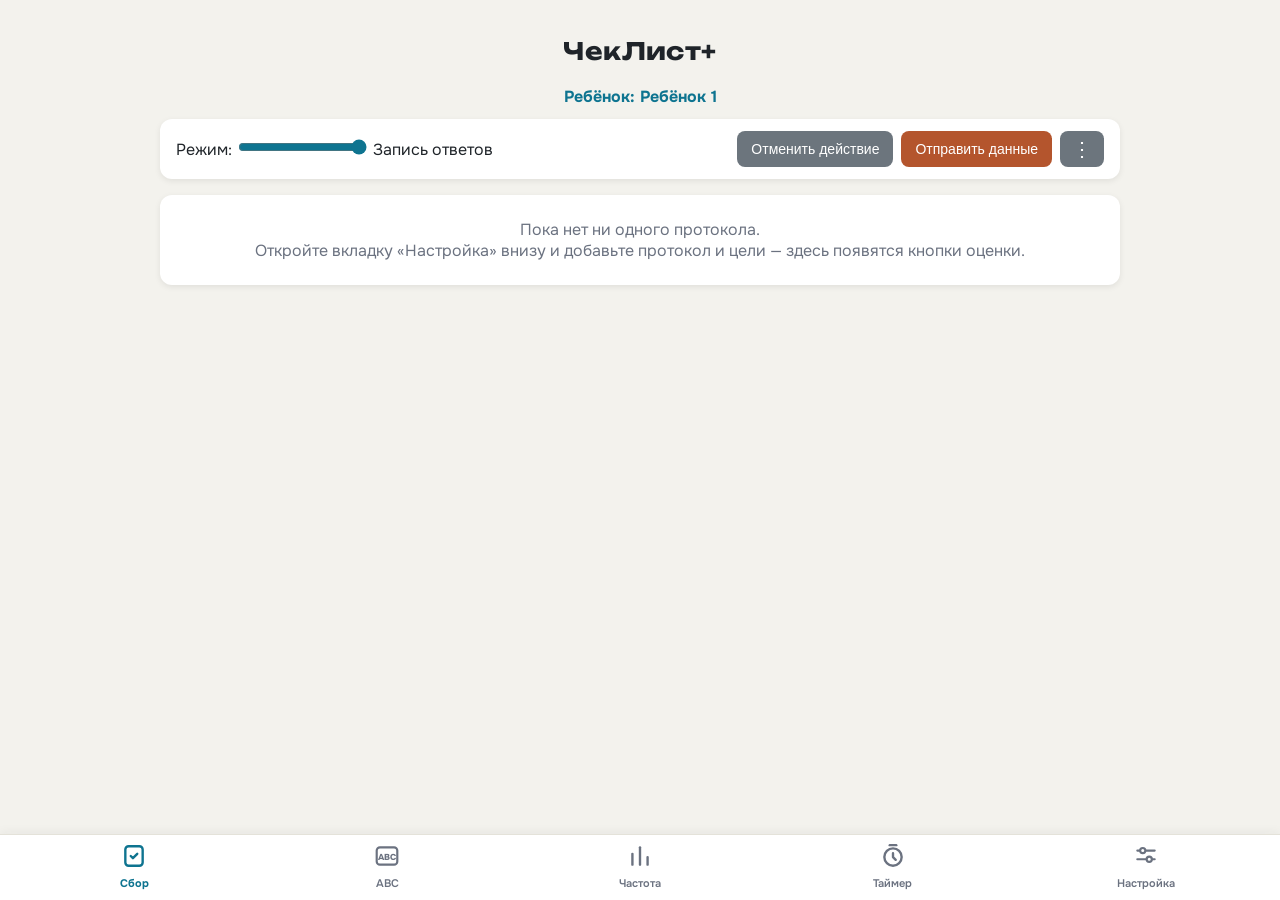
<file: final_fixed_aisha.html>
<!DOCTYPE html>
<html lang="ru">
<head>
  <meta charset="UTF-8" />
  <meta name="viewport" content="width=device-width, initial-scale=1.0" />
  <title>Сбор — ЧекЛист+</title>
  <link rel="manifest" href="manifest.json" />
  <meta name="theme-color" content="#0d6efd" />
  <link rel="apple-touch-icon" href="apple-touch-icon.png" />
  <link rel="stylesheet" href="theme.css" />
  <script src="theme.js"></script>
  <style>
    /* Палитра «море / песок / камень» + тёплый фон.
       Шрифты: Unbounded (акценты) и Onest (текст) подхватятся автоматически,
       если положить файлы в папку fonts/ репозитория; до тех пор — системные. */
    @font-face {
      font-family: "Unbounded";
      src: url("fonts/Unbounded.woff2") format("woff2");
      font-weight: 400 900;
      font-display: swap;
    }

    @font-face {
      font-family: "Onest";
      src: url("fonts/Onest.woff2") format("woff2");
      font-weight: 300 800;
      font-display: swap;
    }


    * {
      box-sizing: border-box;
    }

    body {
      margin: 0;
      padding: 16px;
      font-family: var(--font-body);
      color: var(--text);
      background: var(--bg);
    }

    .page {
      max-width: 960px;
      margin: 0 auto;
    }

    h2, h3 {
      text-align: center;
      font-family: var(--font-display);
      letter-spacing: 0.02em;
    }

    .mb-16 {
      margin-bottom: 16px;
    }

    /* Меню «⋮» в шапке: вторичные действия (вид, графики, экспорт). */
    .menu-wrap {
      position: relative;
    }

    #menuBtn {
      font-size: 20px;
      line-height: 1;
      padding: 8px 12px;
    }

    .menu-drop {
      /* Координаты выставляет wireMenu() с прижимом к краям экрана:
         на узких экранах кнопка ⋮ может оказаться у левого края,
         и жёсткое right:0 уводило меню за экран. */
      position: fixed;
      background: var(--card);
      border-radius: 12px;
      box-shadow: var(--shadow-lg);
      min-width: 230px;
      max-width: calc(100vw - 16px);
      padding: 6px;
      z-index: 1200;
    }

    .menu-drop[hidden] {
      display: none;
    }

    .menu-drop button {
      display: block;
      width: 100%;
      text-align: left;
      padding: 12px 14px;
      border: none;
      background: none;
      font-size: 15px;
      color: var(--text);
      border-radius: 8px;
      cursor: pointer;
      touch-action: manipulation;
    }

    .menu-drop button:active {
      background: var(--soft);
    }

    /* Кнопка просмотра PDF протокола (видна и в режиме «по одной»). */
    .pdf-open {
      border: none;
      background: var(--soft);
      border-radius: 8px;
      padding: 8px 12px;
      font-size: 13px;
      color: var(--text);
      cursor: pointer;
      touch-action: manipulation;
    }

    /* Пометка снятой с работы цели в таблице истории. */
    .goal-inactive {
      color: var(--muted);
      font-size: 12px;
      font-weight: normal;
    }

    .goal-chart {
      background: var(--card);
      border-radius: 12px;
      padding: 12px 14px;
      margin-bottom: 12px;
      box-shadow: 0 2px 6px rgba(0, 0, 0, 0.06);
    }

    .goal-chart-name {
      font-weight: 600;
      margin-bottom: 6px;
    }

    /* Индикатор активного ребёнка (переключение — на сводной). */
    .active-child {
      text-align: center;
      font-weight: bold;
      color: var(--accent);
      margin-bottom: 12px;
      min-height: 20px;
    }

    .active-child:empty {
      display: none;
    }

    .controls {
      display: flex;
      justify-content: space-between;
      align-items: center;
      gap: 12px;
      flex-wrap: wrap;
      margin-bottom: 16px;
      padding: 12px 16px;
      background: var(--card);
      border-radius: 12px;
      box-shadow: 0 2px 6px rgba(0, 0, 0, 0.08);
    }

    .controls-right {
      display: flex;
      gap: 8px;
      flex-wrap: wrap;
    }

    body.editing .btn-set button {
      pointer-events: none;
      opacity: 0.5;
    }

    /* === Режим «По одной цели» (C) === */
    body.single-mode .protocol-container {
      display: none;
    }

    body.single-mode .protocol-container.proto-active {
      display: block;
    }

    body.single-mode .block {
      display: none;
    }

    body.single-mode .block.goal-active {
      display: block;
    }

    /* В режиме одной цели кнопки — гигантские: вся ширина экрана на троих,
       промахнуться сложнее, чем по жестовой зоне, и всё видно. */
    body.single-mode .block .btn-set {
      /* Доли, а не пиксели: в этом режиме цель одна на весь экран, и «+»
         должна остаться самой большой мишенью на любой ширине. */
      grid-template-columns: 1fr 2fr;
      gap: 14px;
      margin: 6px 0 10px;
    }

    body.single-mode .block .btn-set button {
      height: 96px;
      font-size: 46px;
      border-radius: 18px;
    }

    body.single-mode .block .btn-prompt {
      font-size: 34px;
    }

    body.single-mode .block .btn-set .count,
    body.single-mode .block .err-count {
      font-size: 20px;
      right: 12px;
      bottom: 8px;
    }

    body.single-mode .block .cell-prompt .count {
      left: 12px;
      right: auto;
    }

    body.single-mode .protocol-header .btn,
    body.single-mode .protocol-header .select-goals {
      display: none;
    }

    .single-nav {
      display: none;
      max-width: 960px;
      margin: 0 auto 24px;
      gap: 8px;
    }

    body.single-mode .single-nav {
      display: flex;
    }

    .single-nav button {
      flex: 1;
      padding: 14px;
      font-size: 15px;
      font-weight: bold;
      border: 1px solid var(--line-strong);
      background: var(--card);
      border-radius: 10px;
      cursor: pointer;
      touch-action: manipulation;
    }

    .single-nav button:disabled {
      opacity: 0.4;
      cursor: not-allowed;
    }

    .goal-position {
      font-size: 12px;
      font-weight: bold;
      background: var(--soft);
      border-radius: 12px;
      padding: 3px 10px;
    }

    .protocol-container {
      background: var(--card);
      border-radius: 12px;
      padding: 16px;
      margin-bottom: 24px;
      box-shadow: 0 2px 6px rgba(0, 0, 0, 0.08);
    }

    .protocol-header {
      display: flex;
      justify-content: space-between;
      align-items: center;
      gap: 12px;
      flex-wrap: wrap;
      margin-bottom: 12px;
    }

    /* Протокол свёрнут: на экране только название и сводка, цели — по нажатию.
       На занятии обычно работают с одним протоколом за раз, и длинный список
       целей мешает попадать по кнопкам. */
    .protocol-container.collapsed .protocol-header {
      margin-bottom: 0;
    }

    .protocol-container.collapsed .proto-goals {
      display: none;
    }

    /* Режим «по одной» сам показывает по одной цели — там сворачивать нечего. */
    body.single-mode .protocol-container.collapsed .proto-goals {
      display: block;
    }

    .proto-toggle {
      display: flex;
      align-items: center;
      gap: 10px;
      flex: 1 1 auto;
      min-width: 0;
      border: none;
      background: none;
      padding: 4px 0;
      font-family: inherit;
      color: inherit;
      text-align: left;
      cursor: pointer;
      touch-action: manipulation;
    }

    .proto-toggle .caret {
      flex: 0 0 auto;
      font-size: 18px;
      color: var(--muted);
      transition: transform 0.15s ease;
    }

    .protocol-container:not(.collapsed) .proto-toggle .caret {
      transform: rotate(90deg);
    }

    .proto-toggle h3 {
      margin: 0;
      overflow: hidden;
      text-overflow: ellipsis;
    }

    .proto-summary {
      display: block;
      font-family: var(--font-body);
      font-size: 13px;
      font-weight: 600;
      color: var(--muted);
      margin-top: 2px;
    }

    /* «Выбрать цели» — служебное действие, а не то, что жмут на занятии:
       мелкая и неяркая, и только когда протокол раскрыт. */
    .select-goals {
      flex: 0 0 auto;
      border: 1px solid var(--line);
      background: transparent;
      color: var(--muted);
      border-radius: 8px;
      padding: 5px 10px;
      font-family: var(--font-body);
      font-size: 13px;
      cursor: pointer;
      touch-action: manipulation;
    }

    .select-goals:active {
      background: var(--soft);
    }

    .protocol-container.collapsed .select-goals,
    .protocol-container.collapsed .pdf-open {
      display: none;
    }

    /* Долгое нажатие на цель — действия с ней (пока только «очистить»). */
    /* Окно цели: история прошлых занятий по долгому нажатию на название.
       Тераписты просили видеть предыдущие результаты прямо на «Сборе»
       (20.08.2026), а на самой карточке для этого места нет. */
    #goal-modal .modal-content {
      max-width: 460px;
    }

    /* Окно записи пробы: одно поле и два ответа. Всё остальное — лишние
       движения посреди занятия. */
    #gen-probe-modal .gp-goal {
      font-size: 13px;
      color: var(--muted);
      margin: 0 0 12px;
    }

    #gen-probe-modal input {
      width: 100%;
      padding: 12px;
      font-size: 16px;
      font-family: var(--font-body);
      border: 1px solid var(--line-strong);
      border-radius: var(--radius-sm);
      background: var(--card);
      color: var(--text);
      margin-bottom: 14px;
    }

    #gen-probe-modal .gp-buttons {
      display: grid;
      grid-template-columns: 1fr 1fr;
      gap: 8px;
    }

    #gen-probe-modal .gp-buttons .btn {
      margin: 0;
      width: 100%;
    }

    .gp-ok {
      background: var(--mastered);
    }

    .gp-fail {
      background: var(--err);
      color: var(--err-ink);
      border: 1px solid var(--err-edge);
    }

    .gm-title {
      font-family: var(--font-display);
      font-size: 19px;
      font-weight: 900;
      margin: 0 0 2px;
      line-height: 1.2;
      text-align: left;   /* общее правило h2/h3 центрирует — здесь мешает */
    }

    .gm-proto {
      font-size: 13px;
      color: var(--muted);
      margin: 0 0 14px;
    }

    .gm-today {
      display: flex;
      align-items: baseline;
      gap: 10px;
      flex-wrap: wrap;
      background: var(--soft);
      border-radius: var(--radius-sm);
      padding: 10px 12px;
      margin-bottom: 14px;
      font-size: 14px;
      color: var(--soft-ink);
    }

    .gm-today b {
      font-family: var(--font-display);
      font-size: 22px;
      font-weight: 900;
      color: var(--text);
    }

    .gm-section {
      font-size: 11px;
      letter-spacing: 0.08em;
      text-transform: uppercase;
      color: var(--muted);
      font-weight: 700;
      margin: 0 0 6px;
    }

    .gm-trend {
      display: inline-block;
      font-size: 12px;
      font-weight: 700;
      padding: 2px 9px;
      border-radius: 999px;
      background: var(--accent-soft);
      color: var(--accent);
      margin-bottom: 10px;
    }

    .gm-table {
      width: 100%;
      border-collapse: collapse;
      font-size: 14px;
    }

    .gm-table td {
      padding: 7px 4px;
      border-bottom: 1px solid var(--line);
    }

    .gm-table tr:last-child td {
      border-bottom: none;
    }

    .gm-table .gm-pct {
      text-align: right;
      font-family: var(--font-display);
      font-weight: 900;
      font-variant-numeric: tabular-nums;
      white-space: nowrap;
    }

    .gm-table .gm-prompts {
      text-align: right;
      color: var(--muted);
      font-size: 12px;
      white-space: nowrap;
    }

    .gm-empty {
      color: var(--muted);
      font-size: 14px;
      margin: 0 0 6px;
    }

    .pdf-open.talk-new { color: var(--accent); font-weight: 700; }

    .child-talk {
      background: var(--card); border: 1px solid var(--line);
      border-radius: var(--radius); padding: 10px 14px; margin-bottom: 12px;
    }
    .child-talk-head {
      background: none; border: none; padding: 0; font: inherit; font-weight: 700;
      font-size: 14px; color: var(--accent); cursor: pointer; text-align: left; width: 100%;
    }
    .child-talk-body { margin-top: 8px; }

    .gm-talk { margin-top: 14px; border-top: 1px solid var(--line); padding-top: 12px; }
    .gm-talk h4 { margin: 0 0 8px; font-size: 15px; }
    .gm-talk-item { padding: 8px 0; border-top: 1px solid var(--line); }
    .gm-talk-item:first-of-type { border-top: none; }
    .gm-talk-who { font-size: 12px; color: var(--muted); margin-bottom: 2px; }
    .gm-talk-text { font-size: 14px; line-height: 1.45; white-space: pre-wrap; }
    .gm-talk-empty { font-size: 13px; color: var(--muted); margin: 4px 0 8px; }
    .gm-talk-input {
      width: 100%; box-sizing: border-box; margin: 8px 0; padding: 8px 10px;
      font: inherit; font-size: 14px; border: 1px solid var(--line-strong);
      border-radius: var(--radius-sm); background: var(--card); color: var(--text);
    }

    .gm-dates {
      font-size: 12px;
      color: var(--muted);
      margin: 12px 0 0;
    }

    /* Цель устроена как карточка поведения на «Частоте» (20.08.2026):
       сверху имя и процент за сегодня по краям одной строки, снизу две
       кнопки — узкая «P/−» и широкая «+». Всё, что описывает вид, живёт
       здесь; смысл кнопок и формулы не менялись. */
    .block {
      margin-bottom: 10px;
      padding: 12px 14px;
      border-radius: var(--radius);
      border: 1px solid var(--line);
      background: var(--card);
      box-shadow: var(--shadow);
    }

    .block.mastered {
      border-color: var(--mastered-line);
      position: relative;
      overflow: hidden;
    }

    .block.mastered::before {
      content: "";
      position: absolute;
      left: 0;
      top: 0;
      bottom: 0;
      width: 5px;
      background: var(--mastered);
    }

    .block-head {
      display: flex;
      justify-content: space-between;
      align-items: baseline;
      gap: 12px;
      margin-bottom: 8px;
    }

    .goal-label {
      flex: 1;
      min-width: 0;
      font-size: 16px;
      font-weight: 600;
      line-height: 1.35;
      /* Долгое нажатие открывает действия с целью — выделение текста и
         системное меню iOS при этом только мешают. */
      -webkit-user-select: none;
      user-select: none;
      -webkit-touch-callout: none;
    }

    .block-stats {
      text-align: right;
      flex-shrink: 0;
    }

    /* Две кнопки вместо трёх (20.08.2026): узкая «P/−» слева, широкая «+»
       справа — та же сетка, что у карточки поведения на «Частоте».
       Отдельной «−» на экране нет: ошибка выбирается в списке подсказок
       (долгое нажатие «P»). Сама кнопка «−» осталась в разметке и только
       скрыта — на ней держатся счётчик, отмена, восстановление после
       перезагрузки, холодная проба и отправка. Убирать её из разметки
       нельзя. */
    .btn-set {
      display: grid;
      grid-template-columns: 108px 1fr;
      gap: 8px;
      margin-bottom: 0;
    }

    .btn-set > div {
      position: relative;
    }

    .cell-error {
      display: none;
    }

    .btn-set button {
      width: 100%;
      height: 48px;
      padding: 0;
      font-size: var(--tap-font);
      font-family: var(--font-display);
      font-weight: 900;
      line-height: 1;
      border: none;
      border-radius: var(--radius-sm);
      cursor: pointer;
      transition: transform 0.06s ease, box-shadow 0.06s ease;
      /* Быстрые повторные тапы не должны вызывать double-tap-зум,
         а долгое нажатие P — системное меню на iOS. */
      touch-action: manipulation;
      -webkit-touch-callout: none;
      /* Без этого iPhone при удержании «P» выделяет надпись на кнопке, и
         первый тап по варианту подсказки уходит на снятие выделения. */
      -webkit-user-select: none;
      user-select: none;
    }

    .btn-set button:active {
      transform: translateY(3px);
      box-shadow: none !important;
    }

    /* === Холодная проба === */
    /* Одна попытка за занятие: после первого нажатия кнопки цели гаснут. */
    .btn-set button:disabled {
      opacity: 0.4;
      box-shadow: none !important;
      transform: none !important;
      cursor: default;
    }

    /* Предложение перевести освоенную цель в обобщение. Спокойный зелёный:
       это хорошая новость, а не тревога, и нажимать не обязательно сегодня. */
    .gen-offer {
      display: flex;
      align-items: center;
      justify-content: space-between;
      gap: 10px;
      margin-top: 10px;
      padding: 8px 10px;
      background: var(--gen-done);
      color: var(--gen-done-ink);
      border-radius: var(--radius-sm);
      font-size: 13px;
      font-weight: 600;
    }

    .gen-offer.waiting {
      display: block;
      background: var(--soft);
      color: var(--muted);
      font-weight: 600;
    }

    .gen-offer button {
      border: none;
      border-radius: var(--radius-sm);
      padding: 8px 14px;
      font-family: var(--font-body);
      font-size: 13px;
      font-weight: 700;
      background: var(--mastered);
      color: var(--accent-ink);
      cursor: pointer;
      touch-action: manipulation;
      white-space: nowrap;
    }

    .cold-note {
      margin-top: 6px;
      font-size: 12px;
      font-weight: 700;
      color: var(--accent);
      letter-spacing: 0.01em;
    }

    .block.cold-done .cold-note {
      color: var(--muted);
    }

    .block.cold-probe {
      border-color: var(--ok-edge);
    }

    .btn-success {
      background: var(--ok);
      color: var(--ok-ink);
      box-shadow: 0 3px 0 var(--ok-edge);
    }

    .btn-prompt {
      background: var(--prompt);
      color: var(--prompt-ink);
      box-shadow: 0 3px 0 var(--prompt-edge);
      /* Знак мельче, чем у «+»: кнопка узкая, и надпись «P/−» длиннее.
         Нижний отступ поднимает надпись, освобождая полосу под два
         счётчика: подсказки справа, ошибки слева. */
      font-size: 20px;
      padding-bottom: 12px;
      position: relative;
    }

    /* Косая черта тише буквы: главное действие кнопки — подсказка,
       «−» живёт в списке под долгим нажатием. */
    .btn-prompt .p-slash {
      opacity: 0.55;
      font-weight: 700;
    }

    /* Уголок — единственный намёк, что под долгим нажатием есть список */
    .btn-prompt::after {
      content: "";
      position: absolute;
      left: 5px;
      top: 5px;
      width: 0;
      height: 0;
      border-left: 6px solid currentColor;
      border-bottom: 6px solid transparent;
      opacity: 0.45;
    }

    /* Записали ошибку — «P/−» на миг перекрашивается в цвет ошибки:
       иначе нажатие в списке никак не видно, сама «−» скрыта. */
    .btn-prompt.err-flash {
      background: var(--err);
      color: var(--err-ink);
      box-shadow: 0 3px 0 var(--err-edge);
    }

    .btn-error {
      background: var(--err);
      color: var(--err-ink);
      box-shadow: 0 3px 0 var(--err-edge);
    }

    @keyframes recordFlash {
      0% { filter: saturate(2.2) brightness(1.05); }
      100% { filter: none; }
    }

    .btn-set button.flash {
      animation: recordFlash 0.45s ease-out;
    }

    /* Счётчик переехал в угол своей кнопки: строка под кнопками съедала
       высоту, а число и так читается рядом со знаком. */
    .count {
      position: absolute;
      right: 8px;
      bottom: 2px;
      font-weight: 700;
      font-size: 12px;
      color: var(--muted);
      opacity: 0.8;
      pointer-events: none;
      font-family: var(--font-display);
      font-variant-numeric: tabular-nums;
    }

    /* На «P/−» два числа: подсказки слева, ошибки справа. У «+» счётчик
       остаётся в правом углу. */
    .cell-prompt .count {
      color: var(--prompt-ink);
      left: 8px;
      right: auto;
    }

    /* Сколько ошибок записано по этой цели. Отдельным числом, а не в общем
       счётчике «P/−»: подсказка и ошибка — разные исходы, и складывать их
       нельзя (на счётчике «P» держится процент и то, что уходит в таблицу). */
    .err-count {
      position: absolute;
      right: 8px;
      bottom: 2px;
      font-size: 12px;
      font-weight: 700;
      color: var(--danger-ink);
      opacity: 0.9;
      pointer-events: none;
      font-family: var(--font-display);
      font-variant-numeric: tabular-nums;
    }

    .err-count:empty {
      display: none;
    }

    .cell-success .count {
      color: var(--ok-ink);
    }

    .percent {
      font-family: var(--font-display);
      font-weight: 900;
      font-size: var(--pct-font);
      line-height: 0.95;
      letter-spacing: -0.02em;
      color: var(--muted);
    }

    .percent .pct-sign {
      font-size: 18px;
      font-weight: 700;
    }

    /* Цветом выделен только критерий освоения (≥80%). Всё ниже — нейтрально
       серым: промежуточные проценты не должны читаться как «плохо». */
    .percent.green {
      color: var(--ok-ink);
    }

    .percent.grey {
      color: var(--muted);
    }

    .sparkline {
      display: flex;
      align-items: center;
      justify-content: flex-start;
      gap: 8px;
      margin: 0 0 10px;
      font-size: 12px;
      color: var(--muted);
      min-height: 22px;
    }

    .sparkline svg {
      display: block;
    }

    .sparkline-last {
      font-weight: bold;
      font-size: 13px;
    }

    .mastered-badge {
      display: inline-block;
      margin-left: 8px;
      font-size: 10px;
      font-weight: 800;
      letter-spacing: 0.05em;
      color: var(--mastered);
      border: 1.5px solid var(--mastered);
      border-radius: 8px;
      padding: 1px 7px;
      vertical-align: middle;
      text-transform: uppercase;
    }

    /* Разбивка подсказок (P1, P4 …) с экрана убрана 20.08.2026: она
       собирается и уходит в таблицу и на сервер как раньше, просто не
       показывается — на занятии её не читают. */
    .prompt-details {
      display: none;
      font-size: 12px;
      color: var(--muted);
      margin-top: 4px;
    }

    .prompt-details:empty {
      display: none;
    }

    .prompt-details::before {
      content: "Подсказки: ";
      font-weight: bold;
    }

    .btn {
      padding: 8px 14px;
      font-size: 14px;
      border: none;
      border-radius: 8px;
      color: var(--accent-ink);
      cursor: pointer;
    }

    .btn:disabled {
      opacity: 0.5;
      cursor: not-allowed;
    }

    .btn-primary {
      background: var(--accent);
    }

    .btn-danger {
      background: var(--danger);
    }

    .btn-secondary {
      background: var(--neutral);
    }

    /* «Ошибка» в окне выбора: сигнальным цветом не заливаем — это обычный
       исход пробы, а не авария. Но и одинаковой с подсказками она быть не
       должна, иначе теряется в списке из шести кнопок. */
    .prompt-sep {
      border: none;
      border-top: 1px solid var(--line);
      margin: 14px 0 8px;
    }

    .prompt-cap {
      margin: 0;
      font-size: 12px;
      color: var(--muted);
    }

    .btn-partial {
      background: var(--soft);
      color: var(--soft-ink);
      border: 1.5px solid var(--line-strong);
    }

    .btn-partial b {
      font-family: var(--font-display);
      font-size: 17px;
      margin-right: 4px;
    }

    .btn-error-choice {
      display: block;
      width: 100%;
      background: var(--danger-soft);
      color: var(--danger-ink);
      border: 1.5px solid var(--danger-edge);
      font-weight: 700;
    }

    .history-session h3 {
      margin: 12px 0 4px;
    }

    .history-table {
      width: 100%;
      border-collapse: collapse;
      margin-bottom: 16px;
      font-size: 14px;
      background: var(--card);
    }

    .history-table th,
    .history-table td {
      border: 1px solid var(--line);
      padding: 4px 6px;
      text-align: center;
    }

    .history-table th {
      background: var(--soft);
    }

    .empty-state {
      padding: 24px;
      text-align: center;
      color: var(--muted);
      background: var(--card);
      border-radius: 12px;
      box-shadow: 0 2px 6px rgba(0, 0, 0, 0.08);
    }

    /* Предупреждение о протоколах, скрытых из-за генерализации. */
    .hidden-protocols {
      display: flex;
      align-items: center;
      justify-content: space-between;
      gap: 12px;
      flex-wrap: wrap;
      background: var(--warn-soft);
      border-left: 4px solid var(--warn);
      border-radius: 0 12px 12px 0;
      padding: 12px 14px;
      margin-bottom: 14px;
      font-size: 14px;
      line-height: 1.5;
      color: var(--warn-ink);
    }

    .hidden-protocols button {
      border: none;
      background: var(--warn);
      color: var(--warn-on);
      border-radius: 9px;
      padding: 9px 14px;
      font-family: var(--font-body);
      font-size: 14px;
      font-weight: 700;
      cursor: pointer;
      touch-action: manipulation;
      white-space: nowrap;
    }

    /* === Генерализация освоенных целей === */
    /* Свёрнут по умолчанию: на главном экране это одна строка. */
    #genBox {
      background: var(--card);
      border-radius: 12px;
      box-shadow: 0 2px 6px rgba(0, 0, 0, 0.08);
      margin-bottom: 14px;
      overflow: hidden;
    }

    .gen-head {
      display: flex;
      align-items: center;
      justify-content: space-between;
      gap: 10px;
      width: 100%;
      padding: 14px 16px;
      border: none;
      background: none;
      font-family: var(--font-body);
      font-size: 15px;
      font-weight: 700;
      color: var(--ink);
      text-align: left;
      cursor: pointer;
      touch-action: manipulation;
    }

    .gen-head .gen-total {
      font-weight: 600;
      color: var(--muted);
      font-size: 14px;
      white-space: nowrap;
    }

    .gen-body {
      padding: 0 16px 14px;
    }

    .gen-body .gen-hint {
      font-size: 13px;
      color: var(--muted);
      line-height: 1.5;
      margin-bottom: 12px;
    }

    .gen-goal {
      border-top: 1px solid var(--line);
      padding: 12px 0 4px;
    }

    .gen-goal-head {
      display: flex;
      align-items: baseline;
      justify-content: space-between;
      gap: 10px;
      margin-bottom: 8px;
    }

    .gen-goal-name {
      font-weight: 700;
      font-size: 15px;
    }

    .gen-goal-protocol {
      display: block;
      font-weight: 400;
      font-size: 12px;
      color: var(--muted);
    }

    .gen-score {
      font-weight: 800;
      font-size: 15px;
      white-space: nowrap;
      color: var(--muted);
    }

    .gen-score.done {
      color: var(--mastered);
    }

    .gen-row {
      display: flex;
      align-items: center;
      gap: 6px;
      margin-bottom: 6px;
    }

    .gen-row-label {
      flex: 0 0 66px;
      font-size: 13px;
      color: var(--muted);
    }

    .gen-chip {
      flex: 1;
      min-width: 0;
      padding: 9px 6px;
      border: 1.5px solid var(--line);
      border-radius: 9px;
      background: var(--card);
      font-family: var(--font-body);
      font-size: 13px;
      color: var(--ink);
      overflow: hidden;
      text-overflow: ellipsis;
      white-space: nowrap;
      cursor: pointer;
      touch-action: manipulation;
    }

    .gen-chip.done {
      background: var(--gen-done);
      border-color: var(--gen-done-line);
      color: var(--gen-done-ink);
      font-weight: 700;
    }

    /* Проба была, но не получилось. Не красным: это рабочий результат
       проверки, а не ошибка тераписта. Пунктир — «условие ещё открыто». */
    .gen-chip.failed {
      background: var(--err);
      border-style: dashed;
      border-color: var(--err-edge);
      color: var(--err-ink);
      font-weight: 600;
    }

    /* Пустая клетка — приглашение записать пробу, а не кнопка-невидимка. */
    .gen-chip:not(.done):not(.failed) {
      border-style: dashed;
      color: var(--muted);
      font-weight: 700;
    }

    .gen-actions {
      display: flex;
      gap: 8px;
      margin: 8px 0 4px;
    }

    .gen-actions button {
      border: none;
      background: var(--soft);
      color: var(--soft-ink);
      border-radius: 8px;
      padding: 7px 10px;
      font-family: var(--font-body);
      font-size: 13px;
      cursor: pointer;
      touch-action: manipulation;
    }

    #note-modal textarea {
      width: 100%;
      min-height: 120px;
      margin: 10px 0 4px;
      font-size: 15px;
      font-family: var(--font-body);
      border: 1.5px solid var(--line);
      border-radius: 10px;
      padding: 10px;
    }

    .note-recent {
      margin-top: 14px;
      font-size: 13px;
      color: var(--muted);
    }

    .note-recent div {
      padding: 6px 0;
      border-top: 1px solid var(--line);
    }

    #goal-selector-modal,
    #prompt-modal,
    #confirm-modal,
    #note-modal,
    #goal-modal,
    #gen-probe-modal {
      display: none;
      position: fixed;
      inset: 0;
      background: rgba(0, 0, 0, 0.5);
      align-items: center;
      justify-content: center;
      padding: 16px;
      z-index: 1000;
    }

    #goal-selector-modal,
    #prompt-modal,
    #confirm-modal,
    #note-modal,
    #goal-modal,
    #gen-probe-modal {
      -webkit-user-select: none;
      user-select: none;
      -webkit-touch-callout: none;
    }

    /* Заметку и выбор целей всё же надо уметь править — там поля ввода. */
    #note-modal textarea,
    #goal-selector-modal input,
    .modal-content input {
      -webkit-user-select: text;
      user-select: text;
    }

    .modal-content {
      background: var(--card);
      padding: 20px;
      border-radius: 8px;
      max-width: 420px;
      width: 100%;
      max-height: 80vh;
      overflow: auto;
    }

    .modal-content button {
      margin-top: 8px;
      margin-right: 8px;
    }

    .goal-option {
      display: flex;
      gap: 8px;
      align-items: center;
      margin-bottom: 8px;
    }

    #toast {
      position: fixed;
      bottom: calc(148px + env(safe-area-inset-bottom, 0px));
      left: 50%;
      transform: translateX(-50%);
      background: var(--text);
      color: var(--bg);
      padding: 12px 20px;
      border-radius: 10px;
      font-size: 14px;
      display: none;
      box-shadow: 0 4px 12px rgba(0, 0, 0, 0.2);
      z-index: 1100;
      max-width: 90%;
      text-align: center;
    }

    #undo-banner {
      position: fixed;
      bottom: calc(88px + env(safe-area-inset-bottom, 0px));
      left: 50%;
      transform: translateX(-50%);
      background: var(--soft);
      padding: 8px 16px;
      border-radius: 20px;
      font-size: 14px;
      display: none;
      box-shadow: 0 2px 6px rgba(0, 0, 0, 0.1);
      cursor: pointer;
      z-index: 1001;
    }

    @media (max-width: 640px) {
      body {
        padding: 12px;
      }

      .btn-set {
        gap: 8px;
      }

    }
  </style>
</head>
<body>
  <div class="page">
    <h2>ЧекЛист+</h2>
    <div id="activeChild" class="active-child"></div>

    <div class="controls mb-16">
      <div>
        <label for="modeSlider">Режим:</label>
        <input id="modeSlider" type="range" min="0" max="1" step="1" value="1" />
        <span id="modeText">Запись ответов</span>
      </div>
      <div class="controls-right">
        <span id="queueStatus" style="display:none;align-self:center;font-size:13px;color:var(--prompt-ink);font-weight:bold;"></span>
        <button id="undoBtn" class="btn btn-secondary">Отменить действие</button>
        <button id="sendBtn" class="btn btn-danger">Отправить данные</button>
        <div class="menu-wrap">
          <button id="menuBtn" class="btn btn-secondary" type="button" aria-label="Меню" aria-expanded="false">⋮</button>
          <div id="menuDrop" class="menu-drop" hidden>
            <button type="button" id="tourBtn">💡 Подсказки на экране</button>
            <button id="noteBtn" type="button">📝 Заметка</button>
            <button id="viewModeBtn" type="button">Вид: список</button>
            <button id="menuHistory" type="button">📋 История сессий</button>
            <button id="menuCharts" type="button">📊 Графики</button>
            <button id="menuCsv" type="button">⬇ Экспорт (CSV)</button>
            <button id="menuReport" type="button">📄 Отчёт для родителей (PDF)</button>
          </div>
        </div>
      </div>
    </div>

    <div id="goal-selector-modal">
      <div class="modal-content">
        <h3>Выберите цели</h3>
        <div id="goal-options"></div>
        <button class="btn btn-primary" type="button" onclick="saveSelectedGoals()">Сохранить</button>
        <button class="btn btn-secondary" type="button" onclick="closeGoalSelector()">Отмена</button>
      </div>
    </div>

    <div id="prompt-modal">
      <div class="modal-content">
        <h3>Как ответил ребёнок?</h3>
        <button class="btn btn-secondary" type="button" onclick="selectPrompt('G')">Жестовая</button>
        <button class="btn btn-secondary" type="button" onclick="selectPrompt('V')">Вербальная</button>
        <button class="btn btn-secondary" type="button" onclick="selectPrompt('E')">Эхо</button>
        <button class="btn btn-secondary" type="button" onclick="selectPrompt('PF')">Частичная физическая</button>
        <button class="btn btn-secondary" type="button" onclick="selectPrompt('FF')">Полная физическая</button>
        <button class="btn btn-partial" type="button" onclick="selectPrompt('/')"><b>/</b> Частично верный ответ</button>
        <!-- «Ошибка» — не вид подсказки, а другой исход пробы: отдельной
             группой под чертой, иначе в ряду одинаковых кнопок её не найти. -->
        <hr class="prompt-sep" />
        <p class="prompt-cap">Другой исход</p>
        <button class="btn btn-error-choice" type="button" onclick="selectError()">Ошибка — не выполнил</button>
        <button class="btn btn-primary" type="button" onclick="closePromptModal()">Отмена</button>
      </div>
    </div>

    <div id="gen-probe-modal">
      <div class="modal-content">
        <h3 id="genProbeTitle">Условие</h3>
        <p class="gp-goal" id="genProbeGoal"></p>
        <input id="genProbeText" type="text" list="genProbeList" autocomplete="off" />
        <datalist id="genProbeList"></datalist>
        <div class="gp-buttons">
          <button class="btn gp-ok" type="button" id="genProbeOk">Получилось</button>
          <button class="btn gp-fail" type="button" id="genProbeFail">Не получилось</button>
        </div>
        <button class="btn btn-secondary" type="button" id="genProbeClear" hidden>Стереть пробу</button>
        <button class="btn btn-secondary" type="button" id="genProbeCancel">Отмена</button>
      </div>
    </div>

    <div id="goal-modal">
      <div class="modal-content">
        <div id="goalModalBody"></div>
        <button class="btn btn-danger" type="button" id="goalModalClear">Очистить счётчики цели</button>
        <button class="btn btn-secondary" type="button" id="goalModalClose">Закрыть</button>
      </div>
    </div>

    <div id="confirm-modal">
      <div class="modal-content">
        <h3>Отправить и завершить сессию?</h3>
        <p id="confirm-summary" style="font-size:14px;color:#667085;"></p>
        <p style="font-size:13px;color:var(--low-ink);">После отправки счётчики обнулятся. Убедитесь, что есть интернет.</p>
        <button class="btn btn-danger" type="button" onclick="confirmFinalize()">Отправить</button>
        <button class="btn btn-secondary" type="button" onclick="closeConfirmModal()">Отмена</button>
      </div>
    </div>

    <div id="note-modal">
      <div class="modal-content">
        <h3>Заметка</h3>
        <p style="font-size:13px;color:var(--muted);">
          Что важно об этой сессии: состояние ребёнка, события дня, изменения в программе.
          Заметка уйдёт в таблицу ребёнка.
        </p>
        <textarea id="noteText" placeholder="Например: не выспался, много протестов на переходах"></textarea>
        <button class="btn btn-primary" type="button" id="noteSave">Сохранить и отправить</button>
        <button class="btn btn-secondary" type="button" id="noteCancel">Отмена</button>
        <div id="noteRecent" class="note-recent"></div>
      </div>
    </div>

    <div id="dailyContainer"></div>
    <!-- Освоенные цели: девять проб на обобщение (3 стимула · 3 места · 3 человека). -->
    <div id="genBox" hidden></div>
    <div class="single-nav">
      <button id="prevGoalBtn" type="button">‹ Предыдущая</button>
      <button id="nextGoalBtn" type="button">Следующая ›</button>
    </div>
    <div id="toast"></div>
    <div id="undo-banner">Отменить действие</div>
    <div id="historyContainer" hidden><h2>История сессий</h2></div>

  </div>

  <script>
    // Отдельные клики не отправляются (решение пользователя, июль 2026):
    // полная последовательность ответов и так уходит в итогах сессии.
    // Развёртывание от 14.07.2026: скрипт сам раскладывает данные по таблицам
    // детей («ABA — <метка>» в папке «ABA — дети» на Диске).
    const SESSION_ENDPOINT = "https://script.google.com/macros/s/AKfycbyb6efAwZyi1qLvFr4AeOZhXYvdM70xICSXdRI2eAeK7vdqdpa0jHEK4g7EGxJQhfD4cw/exec";

    // Наш сервер. Каждый пакет уходит в ОБА адреса: таблица остаётся зеркалом,
    // пока сервер не отработает без потерь. Ключ в адресе закрывает приёмник
    // от случайных запросов из интернета; настоящий вход по логину будет позже.
    // Чтобы временно отключить сервер, достаточно оставить строку пустой.
    const SERVER_ENDPOINT = "https://api.abachecklist.ru/api/ingest?k=ea3af4b5fdb1b122fc95685874653e83";
    // Коды, которые выбирают в окне под долгим нажатием «P/−».
    // «/» — не подсказка, а частично верный ответ; в проценте считается
    // как подсказка (в знаменателе, не в числителе): самостоятельным
    // ответом он не был. В таблицу уходит своим кодом, поэтому отличить
    // его от подсказок потом можно.
    const PROMPT_CODES = ["G", "V", "E", "PF", "FF", "/"];
    // Обобщённая подсказка (короткое нажатие P без выбора типа).
    const GENERIC_PROMPT = "P";

    const modeSlider = document.getElementById("modeSlider");
    const modeText = document.getElementById("modeText");
    const dailyContainer = document.getElementById("dailyContainer");
    const historyContainer = document.getElementById("historyContainer");
    const undoBanner = document.getElementById("undo-banner");
    const promptModal = document.getElementById("prompt-modal");
    const confirmModal = document.getElementById("confirm-modal");
    const sendBtn = document.getElementById("sendBtn");
    const toast = document.getElementById("toast");

    let undoStack = [];
    let longPressTimer = null;
    let suppressNextClick = false;
    let currentPromptTarget = null;

    // === Хранилище истории сессий: IndexedDB ===
    // Раньше история (aba_history) лежала в localStorage и терялась при сбросе.
    // Теперь — в IndexedDB (надёжнее, переживает обновление приложения).
    // В памяти держим кэш historyCache, чтобы функции рендера оставались
    // синхронными; на диск пишем асинхронно.
    const IDB_NAME = "aba_db";
    const IDB_STORE = "history";
    const IDB_QUEUE = "send_queue";
    let historyCache = [];

    // === Профили детей ===
    // Данные каждого ребёнка живут под общими «рабочими» ключами (protocol*,
    // счётчики, лог, история). Активен всегда ровно один ребёнок — его данные и
    // лежат под этими ключами, поэтому весь код ввода/истории их не различает.
    // Переключение (на сводной) сворачивает рабочий набор текущего в блок
    // aba_child_<id> и разворачивает выбранного. История в IndexedDB хранится
    // под ключом на каждого ребёнка: aba_history::<id>.
    const CHILDREN_KEY = "aba_children";
    const ACTIVE_CHILD_KEY = "aba_active_child";

    function getChildren() {
      try {
        const list = JSON.parse(localStorage.getItem(CHILDREN_KEY) || "[]");
        return Array.isArray(list) ? list : [];
      } catch {
        return [];
      }
    }

    function getActiveChildId() {
      return localStorage.getItem(ACTIVE_CHILD_KEY) || "";
    }

    function getActiveChildLabel() {
      const found = getChildren().find((c) => c.id === getActiveChildId());
      return found ? found.label : "";
    }

    // Гарантируем, что есть хотя бы один профиль и он активен. При первом запуске
    // текущие данные (если были) становятся данными первого ребёнка — ничего не
    // переносится и не теряется.
    function ensureActiveChild() {
      let children = getChildren();
      if (!children.length) {
        const label = (localStorage.getItem("child_name") || "").trim() || "Ребёнок 1";
        const id = "c" + Date.now().toString(36);
        children = [{ id, label }];
        localStorage.setItem(CHILDREN_KEY, JSON.stringify(children));
        localStorage.setItem(ACTIVE_CHILD_KEY, id);
        localStorage.setItem("child_name", label);
        return;
      }
      if (!children.some((c) => c.id === getActiveChildId())) {
        localStorage.setItem(ACTIVE_CHILD_KEY, children[0].id);
        localStorage.setItem("child_name", children[0].label);
      }
    }

    // Ключ истории активного ребёнка.
    function historyKey() {
      return "aba_history::" + getActiveChildId();
    }

    // Показать, чей сейчас сбор данных. Переключение — на сводной странице.
    function renderActiveChild() {
      const el = document.getElementById("activeChild");
      if (!el) return;
      const label = getActiveChildLabel();
      el.textContent = label ? `Ребёнок: ${label}` : "";
    }

    let dbPromise = null;
    let flushing = false;

    function openDB() {
      if (dbPromise) return dbPromise;
      dbPromise = new Promise((resolve, reject) => {
        if (!("indexedDB" in window)) {
          reject(new Error("IndexedDB не поддерживается"));
          return;
        }
        const req = indexedDB.open(IDB_NAME, 2);
        req.onupgradeneeded = () => {
          const db = req.result;
          if (!db.objectStoreNames.contains(IDB_STORE)) {
            db.createObjectStore(IDB_STORE);
          }
          // Очередь отправки: автоинкрементный ключ, порядок сохраняется (FIFO).
          if (!db.objectStoreNames.contains(IDB_QUEUE)) {
            db.createObjectStore(IDB_QUEUE, { keyPath: "id", autoIncrement: true });
          }
        };
        req.onsuccess = () => resolve(req.result);
        req.onerror = () => reject(req.error);
      });
      return dbPromise;
    }

    function idbGet(key) {
      return openDB().then(
        (db) =>
          new Promise((resolve, reject) => {
            const tx = db.transaction(IDB_STORE, "readonly");
            const req = tx.objectStore(IDB_STORE).get(key);
            req.onsuccess = () => resolve(req.result);
            req.onerror = () => reject(req.error);
          })
      );
    }

    function idbSet(key, value) {
      return openDB().then(
        (db) =>
          new Promise((resolve, reject) => {
            const tx = db.transaction(IDB_STORE, "readwrite");
            tx.objectStore(IDB_STORE).put(value, key);
            tx.oncomplete = () => resolve();
            tx.onerror = () => reject(tx.error);
          })
      );
    }

    // Загрузка истории активного ребёнка в кэш при старте.
    async function loadHistoryCache() {
      try {
        let history = await idbGet(historyKey());
        if (!Array.isArray(history)) {
          // Первый ребёнок наследует старую единую историю (до профилей), если
          // она была: сперва из IndexedDB (ключ aba_history), затем из localStorage.
          // Новые дети (не первый в списке) начинают с пустой истории.
          const isFirstChild = (getChildren()[0] || {}).id === getActiveChildId();
          let legacy = null;
          if (isFirstChild) {
            legacy = await idbGet("aba_history");
            if (!Array.isArray(legacy)) {
              const ls = localStorage.getItem("aba_history");
              legacy = ls ? JSON.parse(ls) : null;
            }
          }
          if (Array.isArray(legacy)) {
            history = legacy;
            await idbSet(historyKey(), history);
          } else {
            history = [];
          }
        }
        historyCache = Array.isArray(history) ? history : [];
      } catch (err) {
        console.error("IndexedDB недоступен, откат на localStorage:", err);
        // Деградация: если IndexedDB не работает (например, приватный режим),
        // продолжаем читать/писать в localStorage (по ключу ребёнка).
        historyCache = JSON.parse(localStorage.getItem(historyKey()) || localStorage.getItem("aba_history") || "[]");
        window.__abaIdbFailed = true;
      }
    }

    // Синхронное чтение из кэша (для функций рендера).
    function getHistory() {
      return historyCache;
    }

    // Запись: обновляем кэш и сохраняем на диск (IndexedDB или fallback).
    async function setHistory(history) {
      historyCache = Array.isArray(history) ? history : [];
      if (window.__abaIdbFailed) {
        localStorage.setItem(historyKey(), JSON.stringify(historyCache));
        return;
      }
      try {
        await idbSet(historyKey(), historyCache);
      } catch (err) {
        console.error("Сбой записи в IndexedDB, пишу в localStorage:", err);
        localStorage.setItem(historyKey(), JSON.stringify(historyCache));
        window.__abaIdbFailed = true;
      }
    }

    // === Очередь отправки (IndexedDB) ===
    // Каждый запрос к Google сначала кладём сюда, затем пытаемся разослать.
    // Что ушло — удаляем; что не ушло (офлайн) — досылаем позже автоматически.

    // Честная отправка пакета: обычный запрос (НЕ no-cors), ответ читается.
    // Content-Type text/plain — чтобы браузер не требовал preflight-запрос,
    // который Apps Script не умеет; тело всё равно JSON-строка.
    // true = скрипт подтвердил запись ({ok:true}, либо «OK» у старой версии).
    // Почему в последний раз не ушло. Показывается по нажатию на индикатор
    // очереди: на планшете и телефоне консоли нет, а знать причину надо.
    let lastSendInfo = "";

    async function sendPacket(endpoint, payload) {
      let resp;
      try {
        const заголовки = { "Content-Type": "text/plain;charset=utf-8" };
        // Своему серверу представляемся: он поставит автора из учётной
        // записи. Google-скрипту заголовок не нужен и только вызвал бы
        // лишний предварительный запрос CORS.
        if (window.abaAuth && SERVER_ENDPOINT && endpoint.indexOf(SERVER_ENDPOINT.split("?")[0]) === 0) {
          Object.assign(заголовки, window.abaAuth.headers());
        }
        resp = await fetch(endpoint, {
          method: "POST",
          headers: заголовки,
          body: JSON.stringify(payload),
          redirect: "follow"
        });
      } catch (err) {
        // Запрос вообще не состоялся: нет сети, блокировщик, запрет браузера.
        lastSendInfo = `запрос не ушёл — ${err && err.name ? err.name + ": " : ""}${err && err.message ? err.message : err}`;
        throw err;
      }
      if (!resp.ok) {
        lastSendInfo = `сервер ответил ${resp.status} ${resp.statusText || ""}`.trim();
        return false;
      }
      const text = (await resp.text()).trim();
      if (text === "OK") return true; // скрипт до перехода на JSON-ответы
      try {
        const parsed = JSON.parse(text);
        if (parsed && parsed.ok === true) return true;
        lastSendInfo = `скрипт отказал: ${text.slice(0, 120) || "пустой ответ"}`;
        return false;
      } catch {
        lastSendInfo = text
          ? `ответ не понят: ${text.slice(0, 120)}`
          : "пустой ответ от скрипта";
        return false;
      }
    }

    // Запасной путь: отправка БЕЗ чтения ответа (mode: "no-cors"). Нужна там,
    // где браузер обрывает обычный запрос — например Chrome на iPhone: адрес
    // Google доступен, из Safari всё уходит, а здесь fetch падает с
    // «TypeError: Load failed». Ответ в этом режиме недоступен в принципе,
    // поэтому доставку НЕ подтверждаем: true = «запрос ушёл с телефона».
    // Дубликатов не будет — скрипт помнит номера пакетов (uid).
    async function sendBlind(endpoint, payload) {
      await fetch(endpoint, {
        method: "POST",
        mode: "no-cors",
        headers: { "Content-Type": "text/plain;charset=utf-8" },
        body: JSON.stringify(payload),
        redirect: "follow"
      });
      return true;
    }

    // Уникальный номер пакета. Присваивается ОДИН раз при постановке в
    // очередь и не меняется при повторах — скрипт пропускает уже принятые
    // номера, поэтому потерянный ответ сервера не создаёт дубликат строки.
    function packetUid() {
      return "p" + Date.now().toString(36) + Math.random().toString(36).slice(2, 8);
    }

    // Очередь недоступна (приватный режим, урезанное хранилище браузера):
    // шлём напрямую и ОБЯЗАТЕЛЬНО пробрасываем неудачу наверх. Раньше ошибка
    // здесь глушилась, и приложение показывало «отправлено», хотя в таблицу
    // ничего не ушло.
    // Куда уходит каждый пакет: зеркало (таблица) и наш сервер. Пустой адрес
    // отбрасывается — стерев константу, двойную запись можно выключить.
    function packetTargets(item) {
      return [item.endpoint, SERVER_ENDPOINT].filter(Boolean);
    }

    // Прямая отправка, когда очередь недоступна. Успехом считаем, если пакет
    // принял ХОТЯ БЫ ОДИН адрес: данные не потеряны. Ошибку пробрасываем
    // только когда не принял никто — иначе приложение сказало бы
    // «отправлено», хотя не ушло никуда.
    function sendDirect(item) {
      return Promise.allSettled(
        packetTargets(item).map((endpoint) =>
          sendPacket(endpoint, item.payload).then((delivered) => {
            if (!delivered) throw new Error("сервер не подтвердил запись");
          })
        )
      ).then((results) => {
        if (results.some((r) => r.status === "fulfilled")) return;
        const reason = results[0] && results[0].reason;
        throw new Error(
          reason && reason.message ? reason.message : "не приняли ни таблица, ни сервер"
        );
      });
    }

    // Подпись планшета: кто на нём работает. Со входом по логину сюда будет
    // ложиться ИМЯ ИЗ УЧЁТНОЙ ЗАПИСИ (не логин и не почта) — механика та же,
    // меняется только источник; ручное поле останется запасным вариантом.
    // Имя в учётке обязано совпадать с тем, что проставлено старым занятиям
    // («Валерия Акимова», «Суайбат Исаева»): ключ занятия включает подпись.
    // Настройка УСТРОЙСТВА, не ребёнка: в данные ребёнка и в экспорт его
    // настроек не входит (в полную копию планшета — входит, она про
    // устройство). Пустая — пакет уходит без автора, как раньше.
    function staffName() {
      // Вошли по логину — имя из учётной записи (подделать полем в пакете
      // нельзя, сервер всё равно возьмёт своё). Не вошли — ручная подпись.
      if (window.abaAuth) return window.abaAuth.name();
      try {
        return (localStorage.getItem("aba_staff_name") || "").trim();
      } catch {
        return "";
      }
    }

    function queueAdd(item) {
      // Номер пакета ОДИН на оба адреса: так строку в таблице и запись на
      // сервере можно сопоставить, а защита от дублей на каждой стороне
      // работает независимо.
      const staff = staffName();
      const payload = { uid: packetUid(), ...item.payload };
      if (staff) payload.staff = staff;
      if (window.__abaIdbFailed) {
        return sendDirect({ endpoint: item.endpoint, payload });
      }
      return openDB().then(
        (db) =>
          new Promise((resolve, reject) => {
            const tx = db.transaction(IDB_QUEUE, "readwrite");
            const store = tx.objectStore(IDB_QUEUE);
            // item: { endpoint, payload, createdAt }
            // Обе копии кладём ОДНОЙ транзакцией: либо в очередь попадает всё,
            // либо ничего — половинчатого состояния не бывает.
            packetTargets(item).forEach((endpoint) =>
              store.add({ endpoint, payload, createdAt: Date.now() })
            );
            tx.oncomplete = () => resolve();
            tx.onerror = () => reject(tx.error);
          })
      ).catch((err) => {
        // Хранилище отказало прямо сейчас — переходим в прямой режим.
        window.__abaIdbFailed = true;
        console.error("Очередь недоступна, шлю напрямую:", err);
        updateQueueIndicator();
        return sendDirect({ endpoint: item.endpoint, payload });
      });
    }

    function queueGetAll() {
      return openDB().then(
        (db) =>
          new Promise((resolve, reject) => {
            const tx = db.transaction(IDB_QUEUE, "readonly");
            const req = tx.objectStore(IDB_QUEUE).getAll();
            req.onsuccess = () => resolve(req.result || []);
            req.onerror = () => reject(req.error);
          })
      );
    }

    function queueDelete(id) {
      return openDB().then(
        (db) =>
          new Promise((resolve, reject) => {
            const tx = db.transaction(IDB_QUEUE, "readwrite");
            tx.objectStore(IDB_QUEUE).delete(id);
            tx.oncomplete = () => resolve();
            tx.onerror = () => reject(tx.error);
          })
      );
    }

    // Обновить элемент очереди (счётчик попыток).
    function queuePut(item) {
      return openDB().then(
        (db) =>
          new Promise((resolve, reject) => {
            const tx = db.transaction(IDB_QUEUE, "readwrite");
            tx.objectStore(IDB_QUEUE).put(item);
            tx.oncomplete = () => resolve();
            tx.onerror = () => reject(tx.error);
          })
      );
    }

    async function queueCount() {
      try {
        const all = await queueGetAll();
        return all.length;
      } catch {
        return 0;
      }
    }

    // Порог «застревания»: сервер стабильно отвечает отказом (битый пакет
    // или сломанное развёртывание). Такой пакет пропускаем при рассылке,
    // индикатор предупреждает, тап по нему повторяет попытки.
    const STUCK_ATTEMPTS = 30;

    // Разослать очередь по порядку. Доставлено = сервер ПОДТВЕРДИЛ запись
    // (честный ответ, не как раньше «fetch не упал»). Сетевая ошибка —
    // стоп до следующего раза; отказ сервера — счётчик попыток и дальше.
    async function flushQueue() {
      if (flushing) return;
      // Без IndexedDB очереди нет — queueAdd в этом режиме шлёт напрямую.
      if (window.__abaIdbFailed) return;
      flushing = true;
      try {
        const items = await queueGetAll();
        // Адреса, которые в этом проходе уже показали, что недоступны. Пакеты
        // ОДНОГО адреса пропускаем, остальные шлём: если лежит сервер, данные
        // всё равно должны уйти в таблицу, и наоборот.
        const deadEndpoints = new Set();
        for (const item of items) {
          if ((item.attempts || 0) >= STUCK_ATTEMPTS) continue;
          if (deadEndpoints.has(item.endpoint)) continue;
          // Пакет уже ушёл вслепую — второй раз не шлём, ждём, пока человек
          // сверится с таблицей (см. индикатор очереди).
          if (item.blindSent) continue;
          let delivered;
          try {
            delivered = await sendPacket(item.endpoint, item.payload);
          } catch (err) {
            // Обычный запрос не состоялся. Это бывает не только когда нет сети:
            // Chrome на iPhone обрывает такой запрос, хотя адрес доступен и из
            // Safari всё уходит. Пробуем «вслепую» — без чтения ответа.
            console.warn("Обычная отправка не удалась, пробую вслепую:", err);
            let blindOk = false;
            try {
              blindOk = await sendBlind(item.endpoint, item.payload);
            } catch (blindErr) {
              console.warn("Слепая отправка тоже не удалась:", blindErr);
            }
            if (blindOk) {
              // Ушло, но подтверждения нет — помечаем и НЕ удаляем из очереди,
              // пока человек не увидит записи в таблице.
              item.blindSent = Date.now();
              await queuePut(item);
              lastSendInfo =
                "браузер не даёт прочитать ответ Google — отправлено вслепую, " +
                "проверьте таблицу";
              continue;
            }
            // Этот адрес не отвечает — в текущем проходе к нему больше не
            // стучимся, но остальные адреса перебираем дальше.
            deadEndpoints.add(item.endpoint);
            continue;
          }
          if (delivered) {
            await queueDelete(item.id);
          } else {
            item.attempts = (item.attempts || 0) + 1;
            await queuePut(item);
            console.warn("Сервер не подтвердил пакет, попытка", item.attempts);
          }
        }
      } catch (err) {
        // Очередь не прочиталась (сбой IndexedDB) — попробуем в другой раз.
        console.warn("Очередь отправки недоступна:", err);
      } finally {
        flushing = false;
        updateQueueIndicator();
      }
    }

    async function updateQueueIndicator() {
      let items = [];
      try {
        items = await queueGetAll();
      } catch {}
      const el = document.getElementById("queueStatus");
      if (!el) return;

      // Браузер не дал хранилище (приватный режим, урезанные настройки):
      // копить данные офлайн нечем, и терапист должен об этом знать заранее.
      if (window.__abaIdbFailed) {
        el.style.display = "inline";
        el.style.color = "#b4552d";
        el.style.cursor = "";
        el.onclick = null;
        el.textContent = "⚠ Этот браузер не хранит очередь — отправляйте только при интернете";
        return;
      }

      // Ушло вслепую (браузер не даёт прочитать ответ): подтверждения нет,
      // поэтому удалять такие пакеты может только человек — после того, как
      // увидит записи в таблице. Иначе получилось бы «сделали вид, что дошло».
      const blind = items.filter((i) => i.blindSent);
      if (blind.length) {
        const rest = items.length - blind.length;
        el.style.display = "inline";
        el.style.color = "var(--prompt-ink)";
        el.style.cursor = "pointer";
        el.textContent =
          `📨 Ушло без подтверждения: ${blind.length}. Проверьте таблицу и нажмите` +
          (rest ? ` (ещё в очереди: ${rest})` : "");
        el.onclick = async () => {
          const ok = window.confirm(
            `В таблице ребёнка появились эти записи (${blind.length})?\n\n` +
              `Да — уберу их из очереди.\nНет — оставлю, попробуем ещё раз.`
          );
          if (!ok) {
            // Сбрасываем пометку: пусть попробует обычным путём заново.
            for (const item of blind) {
              delete item.blindSent;
              await queuePut(item);
            }
            showToast("Оставил в очереди. Попробуйте отправить с другого браузера или с домашнего экрана.", 9000);
            updateQueueIndicator();
            return;
          }
          for (const item of blind) await queueDelete(item.id);
          showToast("Убрал из очереди.");
          updateQueueIndicator();
        };
        return;
      }

      const stuck = items.filter((i) => (i.attempts || 0) >= STUCK_ATTEMPTS).length;
      if (stuck > 0) {
        el.style.display = "inline";
        el.style.color = "#b4552d";
        el.style.cursor = "pointer";
        el.textContent = `⚠ Не доставлено: ${stuck}. Нажмите — повторить`;
        el.onclick = async () => {
          for (const item of items) {
            if ((item.attempts || 0) >= STUCK_ATTEMPTS) {
              item.attempts = 0;
              await queuePut(item);
            }
          }
          showToast("Повторяю отправку…");
          await flushQueue();
          const left = await queueCount();
          if (left) {
            showToast(`Осталось: ${left}. Причина: ${lastSendInfo || "неизвестна"}`, 12000);
          }
        };
      } else if (items.length > 0) {
        el.style.display = "inline";
        el.style.color = "var(--prompt-ink)";
        el.style.cursor = "pointer";
        el.textContent = `⏳ Ожидают отправки: ${items.length}. Нажмите — отправить`;
        // Нажатие: сразу пробуем отправить и показываем, ЧТО именно мешает.
        el.onclick = async () => {
          showToast("Отправляю…");
          await flushQueue();
          const left = await queueCount();
          showToast(
            left === 0
              ? "Готово, очередь пуста — всё ушло в таблицу."
              : `Осталось: ${left}. Причина: ${lastSendInfo || "неизвестна"}`,
            12000
          );
        };
      } else {
        el.style.display = "none";
        el.onclick = null;
      }
    }

    function showToast(message, ms = 3000) {
      toast.textContent = message;
      toast.style.display = "block";
      clearTimeout(window.toastTimeout);
      window.toastTimeout = setTimeout(() => {
        toast.style.display = "none";
      }, ms);
    }

    // Дата занятия берётся из системных часов планшета в момент отправки —
    // вручную её больше нигде не задают (поле на «Настройке» убрано).
    // Формат для истории/таблицы: дд.мм.гггг; для полей даты: гггг-мм-дд.
    // Считаем по ЛОКАЛЬНОМУ времени: toISOString() дал бы вчерашний день
    // при работе поздно вечером.
    function getSessionDateForHistory() {
      return new Date().toLocaleDateString("ru-RU");
    }

    function getSessionDateForServer() {
      const d = new Date();
      const pad = (n) => String(n).padStart(2, "0");
      return `${d.getFullYear()}-${pad(d.getMonth() + 1)}-${pad(d.getDate())}`;
    }

    function toggleMode() {
      const editingLocked = modeSlider.value === "0";
      document.body.classList.toggle("editing", editingLocked);
      modeText.textContent = editingLocked ? "Заблокировано" : "Запись ответов";
    }

    function getProtocolsCount() {
      // Считаем только протоколы с непустым названием: ключ с пустой строкой
      // (стёрли название на сводной) — это не протокол.
      return Object.keys(localStorage)
        .map((key) => (key.match(/^protocol(\d+)_title$/) || [])[1])
        .filter((n) => n && (localStorage.getItem(`protocol${n}_title`) || "").trim())
        .map(Number)
        .reduce((max, n) => Math.max(max, n), 0);
    }

    function getSavedPromptDetails() {
      return JSON.parse(localStorage.getItem("aba_prompt_details") || "[]");
    }

    function setSavedPromptDetails(data) {
      localStorage.setItem("aba_prompt_details", JSON.stringify(data));
    }

    function getSavedResponseLog() {
      return JSON.parse(localStorage.getItem("aba_response_log") || "[]");
    }

    function setSavedResponseLog(data) {
      localStorage.setItem("aba_response_log", JSON.stringify(data));
    }

    // Пустой объект подсказок со всеми кодами (включая обобщённую P).
    function emptyPromptDetail() {
      return { G: 0, V: 0, E: 0, PF: 0, FF: 0, "/": 0, P: 0 };
    }

    function compactPrompt(details) {
      if (!details) return "";
      return [...PROMPT_CODES, GENERIC_PROMPT]
        .map((code) => {
          const count = details[code] || 0;
          return count > 0 ? code + count : "";
        })
        .filter(Boolean)
        .join(" ");
    }

    function normalizePromptDetailsLength() {
      const blocks = document.querySelectorAll(".block").length;
      const current = getSavedPromptDetails();
      const next = [];
      for (let i = 0; i < blocks; i += 1) {
        next.push(current[i] || emptyPromptDetail());
      }
      setSavedPromptDetails(next);
    }

    function normalizeResponseLogLength() {
      const blocks = document.querySelectorAll(".block").length;
      const current = getSavedResponseLog();
      const next = [];
      for (let i = 0; i < blocks; i += 1) {
        next.push(Array.isArray(current[i]) ? current[i] : []);
      }
      setSavedResponseLog(next);
    }

    // Номера целей протокола, у которых есть непустое имя (цели теперь
    // добавляются на сводной динамически, без фиксированной десятки).
    function existingGoalIds(protocolIndex) {
      const re = new RegExp(`^protocol${protocolIndex}_goal(\\d+)$`);
      return Object.keys(localStorage)
        .map((key) => (key.match(re) || [])[1])
        .filter(Boolean)
        .map(Number)
        .filter((j) => (localStorage.getItem(`protocol${protocolIndex}_goal${j}`) || "").trim())
        .sort((a, b) => a - b);
    }

    function openGoalSelector(idx) {
      window.currentProtocol = idx;
      const options = document.getElementById("goal-options");
      const saved = JSON.parse(localStorage.getItem(`protocol${idx}_selectedGoals`) || "[]");
      options.innerHTML = "";

      // Архивные цели в выборе не показываем: отметить её можно было бы,
      // а на занятии она всё равно не появится — вышло бы «галочка стоит,
      // цели нет». Вернуть их может только супервизор.
      const всеЦели = existingGoalIds(idx);
      const goalIds = всеЦели.filter((j) => localStorage.getItem(`protocol${idx}_goal${j}_archived`) !== "1");
      const вАрхиве = всеЦели.length - goalIds.length;
      if (!goalIds.length) {
        options.innerHTML = всеЦели.length
          ? '<p style="color:var(--muted);">Все цели этого протокола убраны в архив супервизором.</p>'
          : '<p style="color:var(--muted);">У протокола пока нет целей — добавьте их на странице «Настройка».</p>';
      }

      if (вАрхиве && goalIds.length) {
        const note = document.createElement("p");
        note.style.cssText = "color:var(--muted);font-size:13px;margin:0 0 8px;";
        note.textContent = `В архиве ещё ${вАрхиве} ${вАрхиве === 1 ? "цель" : "целей"} — их убрал супервизор.`;
        options.append(note);
      }

      goalIds.forEach((j) => {
        const checkbox = document.createElement("input");
        checkbox.type = "checkbox";
        checkbox.id = `protocol${idx}_goal_option_${j}`;
        checkbox.value = String(j);
        checkbox.checked = saved.includes(j);

        const label = document.createElement("label");
        label.htmlFor = checkbox.id;
        label.textContent = localStorage.getItem(`protocol${idx}_goal${j}`);

        const row = document.createElement("div");
        row.className = "goal-option";
        row.append(checkbox, label);
        options.append(row);
      });

      document.getElementById("goal-selector-modal").style.display = "flex";
    }

    function closeGoalSelector() {
      document.getElementById("goal-selector-modal").style.display = "none";
    }

    function saveSelectedGoals() {
      const idx = window.currentProtocol;
      if (!idx) return;

      // Снимок текущих (ещё не отправленных) счётчиков по именам целей —
      // чтобы после перестройки списка они не съехали на чужие цели.
      const inProgress = snapshotInProgressData();

      const protocolKey = `protocol${idx}_selectedGoals`;
      const selected = Array.from(document.querySelectorAll("#goal-options input:checked")).map((cb) => Number(cb.value));
      localStorage.setItem(protocolKey, JSON.stringify(selected));

      // История НЕ трогается при смене набора: каждая сессия помнит свои цели
      // (goalNames), снятые цели остаются в истории. Меняем только текущий
      // рабочий экран.
      closeGoalSelector();
      renderDaily();
      restoreInProgressData(inProgress);
      // Undo-стек ссылается на кнопки старой разметки — после перестройки
      // он невалиден, очищаем.
      undoStack = [];
      undoBanner.style.display = "none";
      loadProgress();
      renderHistory();
    }

    // === Миграция текущих (несданных) данных при смене списка целей ===
    // aba_counts_v2 / aba_prompt_details / aba_response_log хранятся по позиции
    // блока на странице. При смене выбранных целей позиции сдвигаются, поэтому
    // перед перерисовкой запоминаем данные по ключу «протокол + имя цели»,
    // а после — раскладываем по новым позициям.

    // Ключ блока — «протокол||имя цели». Счётчики, подсказки и лог ответов
    // лежат массивами ПО ПОРЯДКУ блоков, поэтому при любом изменении набора
    // целей (правка на «Настройке», удалённая цель, новый протокол) они
    // съезжают на соседние цели. Ключи позволяют переложить их по местам.
    function currentBlockKeys() {
      // Одинаковые названия целей в одном протоколе встречаются (например,
      // «хлопает» завели дважды). Чтобы их данные не слиплись, к повторам
      // добавляем номер вхождения; у первого номера нет — старые ключи,
      // записанные до этой правки, продолжают совпадать.
      const seen = new Map();
      return Array.from(document.querySelectorAll(".block")).map((block) => {
        const proto = block.closest(".protocol-container").dataset.index;
        const name = (block.dataset.goalName || block.querySelector(".goal-label").textContent).trim();
        const base = `${proto}||${name}`;
        const n = (seen.get(base) || 0) + 1;
        seen.set(base, n);
        return n > 1 ? `${base}||#${n}` : base;
      });
    }

    // Несданные счётчики по ключам блоков: нужны, чтобы цель с уже набранными
    // нажатиями не исчезла с экрана (вместе с экраном пропали бы и данные).
    function unsentCountsByKey() {
      const map = new Map();
      try {
        const keys = JSON.parse(localStorage.getItem("aba_block_keys") || "[]");
        const counts = JSON.parse(localStorage.getItem("aba_counts_v2") || "[]");
        keys.forEach((key, i) => {
          const c = counts[i];
          if (c && (c.s || c.p || c.e)) map.set(key, c);
        });
      } catch {
        /* повреждённые данные — считаем, что несданного нет */
      }
      return map;
    }

    function hasUnsentData(map, protocolIndex, goalName) {
      const base = `${protocolIndex}||${goalName}`;
      if (map.has(base)) return true;
      for (const key of map.keys()) {
        if (key.startsWith(`${base}||#`)) return true; // цели-тёзки
      }
      return false;
    }

    // Разложить несданные данные по текущим блокам. Вызывается при каждой
    // отрисовке — до нормализации длин, иначе хвост массивов обрежется.
    function realignProgressToBlocks() {
      let savedKeys;
      try {
        savedKeys = JSON.parse(localStorage.getItem("aba_block_keys") || "null");
      } catch {
        savedKeys = null;
      }
      const keys = currentBlockKeys();
      if (!Array.isArray(savedKeys)) {
        // Первый запуск после обновления: запоминаем расклад как есть.
        localStorage.setItem("aba_block_keys", JSON.stringify(keys));
        return;
      }
      if (savedKeys.length === keys.length && savedKeys.every((k, i) => k === keys[i])) {
        return; // набор целей не менялся
      }

      const counts = JSON.parse(localStorage.getItem("aba_counts_v2") || "[]");
      const details = getSavedPromptDetails();
      const log = getSavedResponseLog();
      const byKey = new Map();
      savedKeys.forEach((k, i) => {
        byKey.set(k, { counts: counts[i], detail: details[i], log: log[i] });
      });

      const nextCounts = [];
      const nextDetails = [];
      const nextLog = [];
      keys.forEach((k) => {
        const saved = byKey.get(k);
        nextCounts.push(saved && saved.counts ? saved.counts : { s: 0, p: 0, e: 0 });
        nextDetails.push(saved && saved.detail ? saved.detail : emptyPromptDetail());
        nextLog.push(saved && Array.isArray(saved.log) ? saved.log : []);
      });

      // Цель убрали из списка, а по ней уже были нажатия — молчать нельзя.
      const lost = savedKeys
        .filter((k) => !keys.includes(k))
        .filter((k) => {
          const c = byKey.get(k) && byKey.get(k).counts;
          return c && (c.s || c.p || c.e);
        })
        .map((k) => k.split("||")[1]);

      localStorage.setItem("aba_counts_v2", JSON.stringify(nextCounts));
      setSavedPromptDetails(nextDetails);
      setSavedResponseLog(nextLog);
      localStorage.setItem("aba_block_keys", JSON.stringify(keys));

      if (lost.length) {
        setTimeout(() => {
          showToast(
            `Эти цели убрали из списка, их несданные данные пропали: ${lost.join(", ")}.`,
            9000
          );
        }, 800);
      }
    }

    // Снимок и восстановление — по тем же ключам, что и перекладка, иначе
    // цели с одинаковыми названиями получат общие данные.
    function snapshotInProgressData() {
      const perBlock = JSON.parse(localStorage.getItem("aba_counts_v2") || "[]");
      const details = getSavedPromptDetails();
      const log = getSavedResponseLog();
      const map = new Map();
      currentBlockKeys().forEach((key, k) => {
        map.set(key, { counts: perBlock[k], detail: details[k], log: log[k] });
      });
      return map;
    }

    function restoreInProgressData(map) {
      const perBlock = [];
      const details = [];
      const log = [];
      currentBlockKeys().forEach((key) => {
        const saved = map.get(key);
        perBlock.push(saved && saved.counts ? saved.counts : { s: 0, p: 0, e: 0 });
        details.push(saved && saved.detail ? saved.detail : emptyPromptDetail());
        log.push(saved && Array.isArray(saved.log) ? saved.log : []);
      });
      localStorage.setItem("aba_counts_v2", JSON.stringify(perBlock));
      setSavedPromptDetails(details);
      setSavedResponseLog(log);
      localStorage.setItem("aba_block_keys", JSON.stringify(currentBlockKeys()));
    }

    // Автоотметка освоения: когда цель стала «освоенной» (те же 3 последние
    // сессии ≥80%, что и бейдж на карточке), проставляем дату освоения —
    // второе поле даты у цели на «Настройке». Уже заполненную дату НЕ трогаем:
    // терапист мог поставить свою. Дата = дата этого занятия, а не «сегодня».
    // Возвращает имена целей, которые отметили только что.
    function markMasteredGoals() {
      const dateValue = getSessionDateForServer(); // YYYY-MM-DD, как в поле даты
      const marked = [];
      const count = getProtocolsCount();

      for (let i = 1; i <= count; i += 1) {
        existingGoalIds(i).forEach((goalId) => {
          const key = `protocol${i}_goal${goalId}_masteryDate`;
          if ((localStorage.getItem(key) || "").trim()) return; // дата уже стоит
          const goalName = localStorage.getItem(`protocol${i}_goal${goalId}`);
          if (!goalName) return;
          if (checkMastery(goalMeasurements(i, goalName))) {
            localStorage.setItem(key, dateValue);
            // Цель остаётся на занятии, пока терапист не нажмёт «В обобщение».
            localStorage.setItem(`protocol${i}_goal${goalId}_genHold`, "1");
            marked.push(goalName);
          }
        });
      }
      return marked;
    }

    // Все ЗАМЕРЫ по цели за историю: занятия, на которых цель не отрабатывали,
    // выпадают (там null). Именно замеры важны для критерия — между двумя
    // рабочими занятиями цель могла просто не идти в работу, и это не должно
    // обнулять серию.
    function goalMeasurements(protocolIndex, goalName, sessions) {
      return goalSeries(protocolIndex, goalName, sessions || getHistory())
        .filter((value) => value != null);
    }

    // Критерий освоения: три ПОСЛЕДНИХ замера подряд ≥80%. Раньше сюда
    // приходили значения за три последних ЗАНЯТИЯ, и пропущенное занятие
    // (цель не отрабатывали) рвало серию — 80/—/80 не засчитывалось, хотя по
    // сути это три замера ≥80% подряд.
    function checkMastery(measurements) {
      const lastThree = (measurements || []).slice(-3);
      return lastThree.length === 3 && lastThree.every((value) => value >= 80);
    }

    function getSelectedGoalIds(protocolIndex) {
      const existing = existingGoalIds(protocolIndex);
      const selected = JSON.parse(localStorage.getItem(`protocol${protocolIndex}_selectedGoals`) || "[]")
        .filter((j) => existing.includes(j)); // удалённые на сводной цели выпадают
      // Без явного выбора показываем все существующие цели протокола.
      return selected.length ? selected : existing;
    }

    // === История по ИМЕНИ цели (а не по позиции) ===
    // Каждая сессия хранит goalNames — поэтому старые цели остаются в истории
    // даже после смены набора. Для сессий до этого обновления (без goalNames)
    // используем позиционный фолбэк по текущему выбору целей.
    // Позиция цели среди ВСЕХ существующих целей протокола (existingGoalIds —
    // стабильный порядок, не зависит от текущего выбора). Для старых сессий
    // без goalNames: раньше здесь брался getSelectedGoalIds, и одна и та же
    // цель читала разные ячейки при переключении выбора — процент прошлой
    // сессии «прыгал». Стабильный порядок это чинит.
    function legacyGoalPos(protocolIndex, goalName) {
      return existingGoalIds(protocolIndex).findIndex(
        (gid) => (localStorage.getItem(`protocol${protocolIndex}_goal${gid}`) || `Цель ${gid}`) === goalName
      );
    }

    function goalValueAt(session, protocolIndex, goalName) {
      const data = session.data?.[protocolIndex - 1] || [];
      const names = session.goalNames?.[protocolIndex - 1];
      if (Array.isArray(names)) {
        const idx = names.indexOf(goalName);
        return idx === -1 ? null : (data[idx] ?? null);
      }
      const pos = legacyGoalPos(protocolIndex, goalName);
      return pos === -1 ? null : (data[pos] ?? null);
    }

    function goalPromptAt(session, protocolIndex, goalName) {
      const pd = session.promptDetails?.[protocolIndex - 1] || [];
      const names = session.goalNames?.[protocolIndex - 1];
      if (Array.isArray(names)) {
        const idx = names.indexOf(goalName);
        return idx === -1 ? "" : (pd[idx] || "");
      }
      const pos = legacyGoalPos(protocolIndex, goalName);
      return pos === -1 ? "" : (pd[pos] || "");
    }

    function goalSeries(protocolIndex, goalName, sessions) {
      return (sessions || getHistory()).map((s) => goalValueAt(s, protocolIndex, goalName));
    }

    // Все цели протокола для истории: текущие выбранные (по порядку) плюс
    // встречавшиеся в истории (освоенные/снятые), без дублей.
    function protocolGoalNames(protocolIndex) {
      const names = getSelectedGoalIds(protocolIndex).map(
        (gid) => localStorage.getItem(`protocol${protocolIndex}_goal${gid}`) || `Цель ${gid}`
      );
      const seen = new Set(names);
      getHistory().forEach((s) => {
        const gn = s.goalNames?.[protocolIndex - 1];
        if (Array.isArray(gn)) {
          gn.forEach((name) => {
            if (name && !seen.has(name)) {
              seen.add(name);
              names.push(name);
            }
          });
        }
      });
      return names;
    }

    // Активна ли цель сейчас (есть в выбранных/существующих) — для пометки
    // «снятых» целей в таблице истории.
    function isActiveGoalName(protocolIndex, goalName) {
      return getSelectedGoalIds(protocolIndex).some(
        (gid) => (localStorage.getItem(`protocol${protocolIndex}_goal${gid}`) || `Цель ${gid}`) === goalName
      );
    }

    // Спарклайн прогресса: SVG-линия по процентам последних сессий.
    // values — массив чисел 0–100 (null уже отфильтрованы). Цвет — по
    // последнему значению, теми же порогами, что и текст процента.
    // === Подпись-тренд у цели ===
    //
    // ГДЕ ИСПОЛЬЗУЕТСЯ: только в отчёте (столбец «Динамика»). На «Сборе»
    // сознательно НЕ показываем: там терапист работает, а не разбирает
    // данные, и лишняя подпись у каждой цели мешает попадать в кнопки.
    // Решение от 17.08.2026, если понадобится вернуть — см. buildReportHtml.
    //
    // Считается ТОЛЬКО из процентов, которые уже есть в истории планшета:
    // ни сети, ни каких-либо внешних сервисов. Задача подписи — описать
    // замеченное в числах, чтобы терапист присмотрелся. Никаких выводов и
    // рекомендаций: что делать с протоколом, решает человек.
    //
    // Пороги вынесены сюда намеренно: их придётся подкрутить по отзывам
    // после первых недель работы.
    const TREND_MIN_POINTS = 4;         // меньше замеров — молчим
    const TREND_PLATEAU_SPREAD = 10;    // п.п. между максимумом и минимумом
    const TREND_PLATEAU_MEAN_MAX = 80;  // «застряло, но не освоено»
    const TREND_GROWTH_DELTA = 15;      // п.п.: вторая половина минус первая
    const TREND_SWING_SPREAD = 50;      // п.п. размаха для «разброса»

    function trendMean(values) {
      return Math.round(values.reduce((sum, v) => sum + v, 0) / values.length);
    }

    function sessionsWord(n) {
      const tens = n % 100;
      const ones = n % 10;
      if (tens >= 11 && tens <= 14) return "сессий";
      if (ones === 1) return "сессия";
      if (ones >= 2 && ones <= 4) return "сессии";
      return "сессий";
    }

    // Сколько последних замеров подряд укладываются в узкий коридор.
    // Считаем именно хвост, а не всё окно: подпись обещает длину застоя.
    function plateauRun(values) {
      let max = values[values.length - 1];
      let min = max;
      let run = 1;
      for (let i = values.length - 2; i >= 0; i -= 1) {
        const nextMax = Math.max(max, values[i]);
        const nextMin = Math.min(min, values[i]);
        if (nextMax - nextMin > TREND_PLATEAU_SPREAD) break;
        max = nextMax;
        min = nextMin;
        run += 1;
      }
      return run;
    }

    function goalTrendStatus(values) {
      if (!Array.isArray(values) || values.length < TREND_MIN_POINTS) return null;

      // 1. Плато: хвост стоит на месте и не дотягивает до критерия.
      const run = plateauRun(values);
      if (run >= TREND_MIN_POINTS) {
        const tail = values.slice(-run);
        const avg = trendMean(tail);
        if (avg < TREND_PLATEAU_MEAN_MAX) {
          return {
            kind: "plateau",
            count: run,
            text: `похоже на плато · ${run} ${sessionsWord(run)}`,
            title: `${run} ${sessionsWord(run)} подряд в пределах ${Math.max(...tail) - Math.min(...tail)} п.п., в среднем ${avg}%`
          };
        }
      }

      // ПРЕДОХРАНИТЕЛЬ для двух правил ниже: ряд только из 0 и 100 — это
      // одна проба за сессию (в наших данных так три четверти замеров), а не
      // рост и не качели. Отличить нельзя, поэтому молчим: ярлык хуже, чем
      // его отсутствие. Плато это не касается — там значения совпадают, и
      // «четыре сессии по нулям» остаётся честным фактом.
      const binary = values.every((v) => v === 0 || v === 100);
      if (binary) return null;

      // 2. Рост: сравниваем половины окна. Наклон регрессии на таких данных
      // рисует красивую линию из шума, разность средних — нет.
      const half = Math.floor(values.length / 2);
      const firstHalf = values.slice(0, half);
      const secondHalf = values.slice(-half);
      const first = trendMean(firstHalf);
      const second = trendMean(secondHalf);
      // Одной разности средних мало: ряд 10,90,20,85,15,80 — это качели, но
      // последнее занятие удачное, и средние расходятся. Требуем ступеньку:
      // худший результат второй половины не ниже лучшего из первой.
      const steppedUp = Math.min(...secondHalf) >= Math.max(...firstHalf);
      if (second - first >= TREND_GROWTH_DELTA && steppedUp) {
        return {
          kind: "growth",
          count: values.length,
          text: "растёт",
          title: `за ${values.length} ${sessionsWord(values.length)} среднее выросло с ${first}% до ${second}%`
        };
      }

      // 3. Разброс: большие качели без направления.
      const spread = Math.max(...values) - Math.min(...values);
      if (spread >= TREND_SWING_SPREAD) {
        return {
          kind: "swing",
          count: values.length,
          text: "разброс",
          title: `от ${Math.min(...values)}% до ${Math.max(...values)}% без устойчивого направления`
        };
      }

      return null;
    }

    function buildSparkline(values) {
      const wrap = document.createElement("div");
      wrap.className = "sparkline";

      if (!values.length) {
        // История пуста. Подпись отдельным элементом: как только за сегодня
        // появятся нажатия, updatePercentages поменяет её на «первое занятие».
        // Иначе рядом с крупным «67%» висело бы «нет данных» — читается как
        // ошибка, хотя речь про разные вещи: процент за сегодня и история.
        wrap.classList.add("empty");
        const label = document.createElement("span");
        label.className = "spark-empty";
        label.textContent = "нет данных";
        wrap.append(label);
        return wrap;
      }

      const last = values[values.length - 1];
      // Та же шкала, что и у крупного процента: цветом только освоение.
      const color = last >= 80 ? "var(--accent)" : "var(--muted)";

      const lastLabel = document.createElement("span");
      lastLabel.className = "sparkline-last";
      lastLabel.style.color = color;
      lastLabel.textContent = `${last}%`;

      if (values.length === 1) {
        // Одна точка — линию не нарисовать, показываем просто значение.
        wrap.append(lastLabel);
        return wrap;
      }

      const W = 90;
      const H = 24;
      const PAD = 3;
      const stepX = (W - PAD * 2) / (values.length - 1);
      const toY = (v) => PAD + (1 - v / 100) * (H - PAD * 2);
      const points = values
        .map((v, idx) => `${(PAD + idx * stepX).toFixed(1)},${toY(v).toFixed(1)}`)
        .join(" ");
      const endX = (PAD + (values.length - 1) * stepX).toFixed(1);
      const endY = toY(last).toFixed(1);

      // Данные только числовые — сборка SVG-строки безопасна.
      const svgWrap = document.createElement("span");
      svgWrap.innerHTML =
        `<svg width="${W}" height="${H}" viewBox="0 0 ${W} ${H}" aria-hidden="true">` +
        `<polyline points="${points}" fill="none" stroke="${color}" stroke-width="2" ` +
        `stroke-linecap="round" stroke-linejoin="round"/>` +
        `<circle cx="${endX}" cy="${endY}" r="2.5" fill="${color}"/></svg>`;

      wrap.append(svgWrap, lastLabel);
      return wrap;
    }

    function renderDaily() {
      const count = getProtocolsCount();
      const history = getHistory();
      const trendSessions = history.slice(-10);
      dailyContainer.innerHTML = "";

      if (!count) {
        dailyContainer.innerHTML =
          '<div class="empty-state">Пока нет ни одного протокола.<br>Откройте вкладку «Настройка» внизу и добавьте протокол и цели — здесь появятся кнопки оценки.</div>';
        return;
      }

      // Протоколы, целиком ушедшие на генерализацию: о них печатаем заметную
      // строчку под списком, иначе они пропадают с экрана без следа.
      const hiddenProtocols = [];
      // Цель, по которой уже есть несданные нажатия, с экрана НЕ убираем —
      // даже если её только что отметили освоенной: иначе данные занятия
      // исчезнут вместе с ней.
      const unsent = unsentCountsByKey();

      for (let i = 1; i <= count; i += 1) {
        const wrapper = document.createElement("div");
        wrapper.className = "protocol-container";
        wrapper.dataset.index = String(i);

        const title = localStorage.getItem(`protocol${i}_title`) || `Протокол ${i}`;
        // Холодная проба: у всего протокола одна попытка на цель за занятие.
        const coldProbe = localStorage.getItem(`protocol${i}_coldProbe`) === "1";
        // Освоенные цели уходят из ежедневного сбора в блок генерализации —
        // экран занятия остаётся коротким. Вернуть можно кнопкой в этом блоке.
        const всеЦели = getSelectedGoalIds(i);
        const selectedGoals = всеЦели.filter((goalId) => {
          if (!isGeneralizing(i, goalId) && !isArchived(i, goalId)) return true;
          const goalName = localStorage.getItem(`protocol${i}_goal${goalId}`) || `Цель ${goalId}`;
          return hasUnsentData(unsent, i, goalName); // с данными — оставляем
        });
        if (!selectedGoals.length) {
          // Весь протокол ушёл на генерализацию или в архив. Молча прятать
          // нельзя: терапист не увидит его на занятии, а в таблицу за этот
          // день по нему ничего не попадёт — именно так «пропал протокол»
          // в июле 2026.
          hiddenProtocols.push({
            title,
            archived: всеЦели.length > 0 && всеЦели.every((goalId) => isArchived(i, goalId))
          });
          continue;
        }

        const header = document.createElement("div");
        header.className = "protocol-header";

        // Название — кнопка: по нажатию протокол раскрывается и сворачивается.
        const toggle = document.createElement("button");
        toggle.type = "button";
        toggle.className = "proto-toggle";
        const caret = document.createElement("span");
        caret.className = "caret";
        caret.textContent = "▸";
        const titleBox = document.createElement("span");
        // textContent вместо innerHTML — спецсимволы в названии не ломают разметку.
        const titleEl = document.createElement("h3");
        titleEl.textContent = title;
        const summaryEl = document.createElement("span");
        summaryEl.className = "proto-summary";
        titleBox.append(titleEl, summaryEl);
        toggle.append(caret, titleBox);
        toggle.onclick = () => {
          const nowOpen = wrapper.classList.contains("collapsed");
          wrapper.classList.toggle("collapsed", !nowOpen);
          localStorage.setItem(`protocol${i}_open`, nowOpen ? "1" : "0");
          updateProtocolSummaries();
        };

        const selectBtn = document.createElement("button");
        selectBtn.className = "select-goals";
        selectBtn.type = "button";
        selectBtn.textContent = "Выбрать цели";
        selectBtn.onclick = () => openGoalSelector(i);
        header.append(toggle, selectBtn);
        wrapper.append(header);

        // Свёрнут по умолчанию. Исключения: терапист сам раскрывал этот
        // протокол раньше, либо по нему уже есть несданные нажатия — прятать
        // начатую работу нельзя.
        const remembered = localStorage.getItem(`protocol${i}_open`);
        const hasWork = selectedGoals.some((goalId) =>
          hasUnsentData(unsent, i, localStorage.getItem(`protocol${i}_goal${goalId}`) || `Цель ${goalId}`)
        );
        if (remembered !== "1" && !hasWork) wrapper.classList.add("collapsed");

        const goalsWrap = document.createElement("div");
        goalsWrap.className = "proto-goals";

        // Кнопка просмотра PDF протокола (если прикреплён на сводной).
        // Класс НЕ .btn — в режиме «по одной» кнопки .btn в шапке скрыты,
        // а PDF терапист может захотеть открыть и там.
        // Обсуждение протокола: кнопка появляется, только если записи есть.
        // Пустая кнопка на рабочем экране — лишний шум.
        const записиПротокола = записиПоПротоколу(i);
        if (записиПротокола.length) {
          const новых = записиПротокола.filter((z) => !z.read && !z.mine).length;
          const talkBtn = document.createElement("button");
          talkBtn.type = "button";
          talkBtn.className = "pdf-open" + (новых ? " talk-new" : "");
          talkBtn.textContent = `💬 ${записиПротокола.length}${новых ? " · новое" : ""}`;
          talkBtn.onclick = () => открытьВеткуПротокола(i, title);
          header.insertBefore(talkBtn, selectBtn);
        }

        idbGet(`aba_pdf::${getActiveChildId()}::p${i}`)
          .then((blob) => {
            if (!blob) return;
            const pdfBtn = document.createElement("button");
            pdfBtn.type = "button";
            pdfBtn.className = "pdf-open";
            pdfBtn.textContent = "📄 протокол";
            pdfBtn.onclick = () => {
              const url = URL.createObjectURL(blob);
              window.open(url, "_blank");
              setTimeout(() => URL.revokeObjectURL(url), 60000);
            };
            header.insertBefore(pdfBtn, selectBtn);
          })
          .catch(() => {});

        selectedGoals.forEach((goalId) => {
          const goalName = localStorage.getItem(`protocol${i}_goal${goalId}`) || `Цель ${goalId}`;
          // Данные ищем по ИМЕНИ цели (устойчиво к смене набора целей).
          // Считаем по ЗАМЕРАМ, а не по последним занятиям: если цель не
          // отрабатывали, занятие для неё просто не считается.
          const measurements = goalMeasurements(i, goalName);
          const trendValues = goalSeries(i, goalName, trendSessions).filter((value) => value != null);
          const lastMeasurements = measurements.slice(-3);
          const previousPercents = lastMeasurements.length
            ? lastMeasurements.map((value) => `${value}%`).join(" | ")
            : "нет данных";
          const mastered = checkMastery(measurements);

          const block = document.createElement("div");
          block.className = `block${mastered ? " mastered" : ""}${coldProbe ? " cold-probe" : ""}`;
          // Имя цели храним отдельно от отображения, чтобы бейдж «освоено»
          // не попадал в имя при отправке данных.
          block.dataset.goalName = goalName;
          // Номера протокола и цели — по ним ставится дата введения при
          // первом же нажатии (ключи те же, что на «Настройке»).
          block.dataset.protocolIndex = String(i);
          block.dataset.goalId = String(goalId);

          const goalLabel = document.createElement("div");
          goalLabel.className = "goal-label";
          goalLabel.textContent = goalName;
          if (mastered) {
            const badge = document.createElement("span");
            badge.className = "mastered-badge";
            badge.textContent = "освоено";
            goalLabel.append(badge);
          }

          // Шапка блока: имя слева, процент-герой и тренд справа.
          const stats = document.createElement("div");
          stats.className = "block-stats";
          const percent = document.createElement("div");
          percent.className = "percent";
          percent.textContent = "—";
          // История сессий на «Сборе» больше не рисуется (20.08.2026):
          // в карточке из двух строк для неё нет места, а динамика видна
          // в отчёте для родителей. buildSparkline оставлена — если график
          // решат вернуть, его снова добавляют строкой под шапкой.
          stats.append(percent);

          const head = document.createElement("div");
          head.className = "block-head";
          head.append(goalLabel, stats);

          // Две кнопки на экране: «P/−» слева, «+» справа. Ячейка с «−»
          // скрыта стилями, но остаётся в разметке — на её счётчике держатся
          // проценты, отмена, восстановление и отправка (см. .cell-error).
          const btnSet = document.createElement("div");
          btnSet.className = "btn-set";
          btnSet.innerHTML = `
            <div class="cell-error"><button class="btn-error" type="button" onclick="increment(this, '-')">−</button><div class="count">0</div></div>
            <div class="cell-prompt"><button class="btn-prompt" type="button">P<span class="p-slash">/−</span></button><div class="count">0</div><div class="err-count"></div></div>
            <div class="cell-success"><button class="btn-success" type="button" onclick="increment(this, '+')">+</button><div class="count">0</div></div>
          `;

          const promptDetails = document.createElement("div");
          promptDetails.className = "prompt-details";

          // Долгое нажатие на название цели открывает окно этой цели:
          // прошлые занятия и кнопка «Очистить». Обычный тап ничего не
          // делает — случайно очистить нельзя.
          wireGoalLongPress(goalLabel);

          block.append(head, btnSet, promptDetails);

          // Критерий достигнут — предлагаем перевести цель в обобщение.
          // Решает терапист: раньше цель уходила вниз сама, и это застигало
          // врасплох посреди занятия.
          if ((mastered || isAwaitingGeneralization(i, goalId)) && !isGeneralizing(i, goalId)) {
            const offer = document.createElement("div");
            offer.className = "gen-offer";
            const offerText = document.createElement("span");
            offerText.textContent = "Критерий выполнен";
            const offerBtn = document.createElement("button");
            offerBtn.type = "button";
            offerBtn.textContent = "В обобщение";
            offerBtn.onclick = () => sendGoalToGeneralization(i, goalId);
            offer.append(offerText, offerBtn);
            block.append(offer);
          } else if (isGeneralizing(i, goalId)) {
            // Цель уже переведена, но осталась на экране: по ней есть
            // сегодняшние нажатия, а терять их нельзя. Без этой подписи
            // выглядит так, будто кнопка не сработала.
            const waiting = document.createElement("div");
            waiting.className = "gen-offer waiting";
            waiting.textContent = "Уйдёт в «Генерализацию» после отправки занятия";
            block.append(waiting);
          }
          // Подпись про холодную пробу: до нажатия объясняет правило, после —
          // почему кнопки закрылись.
          if (coldProbe) {
            const coldNote = document.createElement("div");
            coldNote.className = "cold-note";
            coldNote.textContent = "❄ Холодная проба: одна попытка за занятие";
            block.append(coldNote);
          }
          goalsWrap.append(block);
        });

        wrapper.append(goalsWrap);
        dailyContainer.append(wrapper);
      }

      // Все цели освоены и ушли на генерализацию — экран сбора пуст, но это
      // не ошибка: объясняем, что делать дальше.
      if (!dailyContainer.children.length) {
        dailyContainer.innerHTML = generalizingGoals().length
          ? '<div class="empty-state">Все цели освоены и перешли на генерализацию — блок ниже.<br>Чтобы продолжить обычный сбор, добавьте новые цели на вкладке «Настройка».</div>'
          : '<div class="empty-state">На это занятие не выбрано ни одной цели.<br>Нажмите «Выбрать цели» или добавьте цели на вкладке «Настройка».</div>';
      } else if (hiddenProtocols.length) {
        // Часть протоколов не показана — говорим об этом прямо и даём вернуть.
        const notice = document.createElement("div");
        notice.className = "hidden-protocols";
        const названия = hiddenProtocols.map((p) => p.title);
        const толькоАрхив = hiddenProtocols.every((p) => p.archived);
        const text = document.createElement("div");
        text.innerHTML =
          `<b>Не показаны на занятии: ${названия.map(escapeHtml).join(", ")}.</b><br>` +
          (толькоАрхив
            ? `Эти протоколы убрал в архив супервизор. Вернуть их может он же — из кабинета. `
            : `Все цели этих протоколов освоены — они перешли на проверку в блок «Генерализация» ниже. `) +
          `За сегодня в таблицу по ним ничего не уйдёт.`;
        const btn = document.createElement("button");
        btn.type = "button";
        // Архив — решение супервизора, и снимать его с занятия нельзя:
        // иначе кнопка молча вернула бы то, что он убрал сознательно.
        btn.hidden = толькоАрхив;
        btn.textContent = "Вернуть в занятие";
        btn.title = "Показать эти цели с кнопками − P + (дата освоения сохранится)";
        btn.onclick = () => {
          const inProgress = snapshotInProgressData();
          for (let i = 1; i <= getProtocolsCount(); i += 1) {
            existingGoalIds(i).forEach((goalId) => {
              if (isGeneralizing(i, goalId)) {
                localStorage.setItem(`protocol${i}_goal${goalId}_keepDaily`, "1");
              }
            });
          }
          renderDaily();
          restoreInProgressData(inProgress);
          undoStack = [];
          undoBanner.style.display = "none";
          loadProgress();
          showToast("Освоенные цели вернулись в занятие.");
        };
        notice.append(text, btn);
        dailyContainer.append(notice);
      }

      // Плашка о новых записях — из копии на планшете, поэтому видна и без
      // сети: подтяжка обновит её позже, если появится связь.
      показатьЗаписиОРебёнке();
      показатьПлашкуОбсуждений();

      // ДО нормализации длин: она подрезает массивы под число блоков, а
      // перекладка должна успеть спасти данные исчезнувших целей.
      realignProgressToBlocks();
      normalizePromptDetailsLength();
      normalizeResponseLogLength();
      wirePromptButtons();
      updatePromptDetailsUI();
      applyViewMode();
      updateProtocolSummaries();
      // Блоки только что пересобраны — вернуть замки холодных проб.
      applyColdProbeLocks();
      renderGeneralization();
    }

    function renderHistory() {
      const history = getHistory();
      // В таблице показываем последние 10 сессий, иначе при лимите хранения
      // в 200 сессий таблица разрастается вширь до нечитаемости.
      const visibleHistory = history.slice(-10);
      const protocolsCount = getProtocolsCount();
      historyContainer.innerHTML = "<h2>История сессий</h2>";

      if (!history.length) {
        historyContainer.innerHTML += "<p>Нет сохранённых сессий.</p>";
        return;
      }

      // Контейнер графиков (управляется из меню «⋮» в шапке).
      const chartsBox = document.createElement("div");
      chartsBox.className = "charts-box";
      historyContainer.append(chartsBox);
      if (chartsVisible) renderCharts(chartsBox);

      if (history.length > visibleHistory.length) {
        const note = document.createElement("p");
        note.style.cssText = "text-align:center;color:var(--muted);font-size:13px;";
        note.textContent = `Показаны последние ${visibleHistory.length} из ${history.length} сессий.`;
        historyContainer.append(note);
      }

      for (let i = 1; i <= protocolsCount; i += 1) {
        const title = localStorage.getItem(`protocol${i}_title`) || `Протокол ${i}`;
        // Все цели с историей: текущие + снятые (по имени), ничего не теряется.
        const goalNames = protocolGoalNames(i);
        if (!goalNames.length) continue;

        const section = document.createElement("div");
        section.className = "history-session";

        const header = document.createElement("h3");
        header.textContent = title;
        section.append(header);

        const table = document.createElement("table");
        table.className = "history-table";

        const thead = table.createTHead();
        const headerRow = thead.insertRow();
        const firstHeader = document.createElement("th");
        firstHeader.textContent = "Цель";
        headerRow.append(firstHeader);

        visibleHistory.forEach((session) => {
          const th = document.createElement("th");
          th.textContent = session.date;
          headerRow.append(th);
        });

        const tbody = table.createTBody();
        goalNames.forEach((goalName) => {
          const row = tbody.insertRow();
          const titleCell = row.insertCell();
          titleCell.textContent = goalName;
          // Снятые с текущей работы цели помечаем, но НЕ прячем.
          if (!isActiveGoalName(i, goalName)) {
            titleCell.append(Object.assign(document.createElement("span"), {
              className: "goal-inactive",
              textContent: " (снята)"
            }));
          }

          visibleHistory.forEach((session) => {
            const cell = row.insertCell();
            const percent = goalValueAt(session, i, goalName);
            const promptDetail = goalPromptAt(session, i, goalName);
            let text = percent == null ? "—" : `${percent}%`;
            if (promptDetail) {
              text += ` [${promptDetail}]`;
            }
            cell.textContent = text;
          });
        });

        section.append(table);
        historyContainer.append(section);
      }
    }

    // === Экспорт истории замеров в CSV ===
    // Длинный формат (строка = цель в сессии) — удобно для сводных таблиц.
    // По именам целей: включает и снятые с работы цели (ничего не теряется).
    function buildHistoryCsv() {
      const history = getHistory();
      const protocolsCount = getProtocolsCount();
      const rows = [["Дата", "Протокол", "Цель", "Процент", "Подсказки"]];

      history.forEach((session) => {
        for (let i = 1; i <= protocolsCount; i += 1) {
          const title = localStorage.getItem(`protocol${i}_title`) || `Протокол ${i}`;
          protocolGoalNames(i).forEach((goalName) => {
            const percent = goalValueAt(session, i, goalName);
            // Пустые замеры (в сессии по этой цели не работали) не выгружаем.
            if (percent == null) return;
            const prompts = goalPromptAt(session, i, goalName);
            rows.push([session.date, title, goalName, `${percent}%`, prompts]);
          });
        }
      });

      // Разделитель ";" и кавычки — чтобы русский Excel открывал двойным кликом.
      const escapeCell = (value) => `"${String(value).replace(/"/g, '""')}"`;
      return rows.map((row) => row.map(escapeCell).join(";")).join("\r\n");
    }

    // === Графики динамики ===
    // Общие данные для раздела «Графики» и HTML-отчёта: по каждому протоколу —
    // цели с точками {date, value} по всем сессиям (null-замеры пропущены).
    // По именам целей — включает и снятые с работы цели.
    function collectChartData() {
      const history = getHistory();
      const protocols = [];
      const count = getProtocolsCount();
      for (let i = 1; i <= count; i += 1) {
        const goals = [];
        protocolGoalNames(i).forEach((goalName) => {
          const points = [];
          history.forEach((session) => {
            const value = goalValueAt(session, i, goalName);
            if (value != null) points.push({ date: session.date, value });
          });
          if (points.length) {
            goals.push({ name: goalName, points });
          }
        });
        if (goals.length) {
          protocols.push({ title: localStorage.getItem(`protocol${i}_title`) || `Протокол ${i}`, goals });
        }
      }
      return protocols;
    }

    // SVG-график одной цели: шкала 0–100%, пунктирные пороги 80/50,
    // точки окрашены теми же порогами, что спарклайн и процент.
    function buildChartSvg(points) {
      const W = 640, H = 190;
      const padL = 34, padR = 10, padT = 12, padB = 26;
      const plotW = W - padL - padR;
      const plotH = H - padT - padB;
      const n = points.length;
      const x = (i) => padL + (n === 1 ? plotW / 2 : (i * plotW) / (n - 1));
      const y = (v) => padT + ((100 - v) * plotH) / 100;
      // Цветом отмечено только достижение критерия (≥80%), остальное серым.
      const dotColor = (v) => (v >= 80 ? "#0e7490" : "#6b7280");

      let svg = `<svg viewBox="0 0 ${W} ${H}" xmlns="http://www.w3.org/2000/svg" style="width:100%;height:auto;display:block">`;
      [0, 50, 80, 100].forEach((v) => {
        const yy = y(v).toFixed(1);
        const dash = v === 50 || v === 80 ? ' stroke-dasharray="4 4"' : "";
        // Выделен только порог освоения; линия 50% — просто ориентир.
        const col = v === 80 ? "#0e7490" : v === 50 ? "#9aa2ad" : "#d9d5c9";
        svg += `<line x1="${padL}" y1="${yy}" x2="${W - padR}" y2="${yy}" stroke="${col}" stroke-width="1"${dash} opacity="0.6"/>`;
        svg += `<text x="${padL - 6}" y="${Number(yy) + 3.5}" text-anchor="end" font-size="11" fill="#667085">${v}</text>`;
      });
      if (n > 1) {
        const path = points.map((p, i) => `${i ? "L" : "M"}${x(i).toFixed(1)},${y(p.value).toFixed(1)}`).join(" ");
        svg += `<path d="${path}" fill="none" stroke="#0f6b7a" stroke-width="2.5" stroke-linejoin="round" stroke-linecap="round"/>`;
      }
      points.forEach((p, i) => {
        svg += `<circle cx="${x(i).toFixed(1)}" cy="${y(p.value).toFixed(1)}" r="4.5" fill="${dotColor(p.value)}"/>`;
      });
      // Подписи дат: первая, средняя и последняя.
      const labelIdx = [...new Set(n < 3 ? [0, n - 1] : [0, Math.floor((n - 1) / 2), n - 1])];
      labelIdx.forEach((i) => {
        const anchor = i === 0 ? "start" : i === n - 1 ? "end" : "middle";
        const ax = i === 0 ? padL : i === n - 1 ? W - padR : x(i).toFixed(1);
        svg += `<text x="${ax}" y="${H - 8}" text-anchor="${anchor}" font-size="11" fill="#667085">${points[i].date}</text>`;
      });
      svg += "</svg>";
      return svg;
    }

    // Раздел «Графики» в приложении (рисуется по требованию).
    let chartsVisible = false;
    // История сессий скрыта по умолчанию, открывается из меню «⋮».
    let historyVisible = false;

    function renderCharts(container) {
      container.innerHTML = "";
      const data = collectChartData();
      if (!data.length) {
        container.innerHTML = '<p style="text-align:center;color:var(--muted);">Пока нет замеров для графиков.</p>';
        return;
      }
      data.forEach((proto) => {
        const h = document.createElement("h3");
        h.textContent = proto.title;
        container.append(h);
        proto.goals.forEach((goal) => {
          const wrap = document.createElement("div");
          wrap.className = "goal-chart";
          const label = document.createElement("div");
          label.className = "goal-chart-name";
          label.textContent = goal.name;
          const chart = document.createElement("div");
          chart.innerHTML = buildChartSvg(goal.points);
          wrap.append(label, chart);
          container.append(wrap);
        });
      });
    }

    // === HTML-отчёт с графиками (самодостаточный файл для родителей/супервизора) ===
    function escapeHtml(s) {
      return String(s).replace(/&/g, "&amp;").replace(/</g, "&lt;").replace(/>/g, "&gt;").replace(/"/g, "&quot;");
    }

    // Полный отчёт для родителей: сводка + графики + вся история.
    // Открывается как готовая страница с кнопкой «Сохранить в PDF»
    // (печать браузера — векторный PDF без сторонних библиотек).
    function buildReportHtml() {
      const data = collectChartData();
      const history = getHistory();
      const child = getActiveChildLabel() || "—";
      const period = history.length ? `${history[0].date} — ${history[history.length - 1].date}` : "—";
      const today = new Date().toLocaleDateString("ru-RU");
      const protocolsCount = getProtocolsCount();

      // Номер протокола по названию — чтобы понять, снята ли цель с работы.
      const protoIndexByTitle = {};
      for (let i = 1; i <= protocolsCount; i += 1) {
        protoIndexByTitle[localStorage.getItem(`protocol${i}_title`) || `Протокол ${i}`] = i;
      }

      let body = "";
      data.forEach((proto) => {
        const pIdx = protoIndexByTitle[proto.title];
        body += `<section class="proto"><h2>${escapeHtml(proto.title)}</h2>`;

        // Сводка по целям протокола: динамика первого и последнего замера.
        body += `<table class="sum"><thead><tr>
          <th>Цель</th><th>Замеров</th><th>Первый</th><th>Последний</th><th>Изменение</th><th>Динамика</th><th>Статус</th>
        </tr></thead><tbody>`;
        proto.goals.forEach((goal) => {
          const first = goal.points[0].value;
          const last = goal.points[goal.points.length - 1].value;
          const diff = last - first;
          const arrow = diff > 0 ? `▲ +${diff}` : diff < 0 ? `▼ ${diff}` : "— 0";
          const cls = diff > 0 ? "up" : diff < 0 ? "down" : "flat";
          const lastThree = goal.points.slice(-3).map((p) => p.value);
          const mastered = lastThree.length === 3 && lastThree.every((v) => v >= 80);
          // Цель, снятая с текущей работы, так и помечается — иначе родитель
          // решит, что над ней ещё работают.
          const active = pIdx ? isActiveGoalName(pIdx, goal.name) : true;
          const status = !active ? "снята с работы" : mastered ? "освоено" : "в работе";

          // Тот же расчёт, что на карточке сбора, и то же окно (10 сессий) —
          // отчёт и экран не должны противоречить друг другу. Формулировки
          // мягче: читают родители, а «плато» для них звучит приговором.
          const trend = mastered ? null : goalTrendStatus(goal.points.slice(-10).map((p) => p.value));
          const trendText = !trend
            ? "—"
            : trend.kind === "growth"
              ? "растёт"
              : trend.kind === "plateau"
                ? `без изменений · ${trend.count} ${sessionsWord(trend.count)}`
                : "неровно";

          body += `<tr>
            <td>${escapeHtml(goal.name)}</td>
            <td class="num">${goal.points.length}</td>
            <td class="num">${first}%</td>
            <td class="num"><b>${last}%</b></td>
            <td class="num ${cls}">${arrow}</td>
            <td>${trendText}</td>
            <td>${status}</td>
          </tr>`;
        });
        body += `</tbody></table>
          <p class="legend2">Столбец «Динамика» описывает числа за последние занятия и не оценивает ребёнка.
          «Растёт» — среднее за последние занятия выше, чем было раньше. «Без изменений» — проценты держатся
          на одном уровне. «Неровно» — результат сильно скачет от занятия к занятию. Прочерк значит, что
          замеров пока мало, чтобы говорить о направлении. Что это значит для занятий, объяснит специалист.</p>`;

        // Графики по каждой цели.
        proto.goals.forEach((goal) => {
          const last = goal.points[goal.points.length - 1].value;
          body +=
            `<div class="goal"><div class="goal-name">${escapeHtml(goal.name)} ` +
            `<span class="goal-meta">замеров: ${goal.points.length}, последний: ${last}%</span></div>` +
            buildChartSvg(goal.points) + `</div>`;
        });
        body += `</section>`;
      });

      // Полная таблица истории по всем протоколам (все сессии, не только 10).
      let tables = "";
      for (let i = 1; i <= protocolsCount; i += 1) {
        const goalNames = protocolGoalNames(i);
        if (!goalNames.length) continue;
        const title = localStorage.getItem(`protocol${i}_title`) || `Протокол ${i}`;
        let head = `<th>Цель</th>`;
        history.forEach((s) => { head += `<th>${escapeHtml(s.date)}</th>`; });
        let rows = "";
        goalNames.forEach((goalName) => {
          const active = isActiveGoalName(i, goalName);
          let cells = "";
          let hasAny = false;
          history.forEach((s) => {
            const v = goalValueAt(s, i, goalName);
            if (v != null) hasAny = true;
            cells += `<td class="num">${v == null ? "—" : v + "%"}</td>`;
          });
          if (!hasAny) return; // цели без единого замера в таблицу не берём
          rows += `<tr><td>${escapeHtml(goalName)}${active ? "" : ' <span class="off">(снята)</span>'}</td>${cells}</tr>`;
        });
        if (rows) {
          tables += `<section class="proto"><h3>${escapeHtml(title)} — все замеры</h3>
            <div class="scroll"><table class="hist"><thead><tr>${head}</tr></thead><tbody>${rows}</tbody></table></div>
          </section>`;
        }
      }

      // Генерализация освоенных навыков: где навык уже проверен.
      const genGoals = generalizingGoals();
      if (genGoals.length) {
        let genRows = "";
        genGoals.forEach((goal) => {
          const done = genDoneCount(goal.log);
          // Условия словами: родителю «стимулы 2/3» ничего не говорит,
          // а «мяч, кубик» — говорит.
          const passed = [];
          const failed = [];
          GEN_CATS.forEach((cat) => {
            goal.log[cat.key].forEach((slot, n) => {
              if (!slot) return;
              const label = slot.t || genPlanLabels(goal.protocolIndex, goal.goalId, cat)[n];
              (slot.ok ? passed : failed).push(label);
            });
          });
          const status = done >= GEN_TOTAL ? "навык обобщён" : "проверка продолжается";
          genRows += `<tr><td>${escapeHtml(goal.goalName)}<br><span class="off">${escapeHtml(goal.protocolTitle)}</span></td>` +
            `<td class="num">${done} из ${GEN_TOTAL}</td>` +
            `<td>${passed.length ? escapeHtml(passed.join(", ")) : "—"}` +
            `${failed.length ? `<br><span class="off">пока не получилось: ${escapeHtml(failed.join(", "))}</span>` : ""}</td>` +
            `<td>${status}</td></tr>`;
        });
        tables += `<section class="proto"><h3>Перенос навыков в жизнь</h3>
          <p>Освоенный навык проверяют в разных условиях: с тремя разными материалами, в трёх местах и с тремя людьми — всего девять проверок. Так видно, что ребёнок умеет пользоваться навыком не только за столом с одним человеком.</p>
          <div class="scroll"><table class="hist"><thead><tr><th>Навык</th><th>Проверено</th><th>Где получилось</th><th>Статус</th></tr></thead><tbody>${genRows}</tbody></table></div>
        </section>`;
      }

      // === Остальные разделы: ABC, частота, заметки ===
      // Данные активного ребёнка лежат в localStorage (рабочий набор).
      const readList = (key) => {
        try {
          const v = JSON.parse(localStorage.getItem(key) || "[]");
          return Array.isArray(v) ? v : [];
        } catch {
          return [];
        }
      };
      const abcLog = readList("abc_log");
      const freqLog = readList("freq_log");
      const notes = readList("aba_notes");

      let extra = "";

      // ABC: по эпизоду на строку, от новых к старым.
      if (abcLog.length) {
        let rows = "";
        abcLog.slice().reverse().forEach((ep) => {
          rows += `<tr>
            <td class="num">${escapeHtml(ep.date || "")}</td>
            <td class="num">${escapeHtml(ep.time || "")}</td>
            <td>${escapeHtml(ep.behavior || "")}</td>
            <td>${escapeHtml(ep.antecedent || "—")}</td>
            <td>${escapeHtml(ep.consequence || "—")}</td>
            <td class="num">${escapeHtml(ep.duration || "—")}</td>
            <td class="num">${escapeHtml(ep.intensity || "—")}</td>
          </tr>`;
        });
        extra += `<section class="proto"><h2>Эпизоды поведения (ABC)</h2>
          <div class="legend2">Что происходило до поведения (A), само поведение (B) и что было после (C).
          Это помогает понять, что запускает поведение и что его поддерживает.</div>
          <div class="scroll"><table><thead><tr>
            <th>Дата</th><th>Время</th><th>Поведение</th><th>До (A)</th><th>После (C)</th><th>Длит.</th><th>Интенс.</th>
          </tr></thead><tbody>${rows}</tbody></table></div></section>`;
      }

      // Частота: наблюдение = блок строк по поведениям (пустые пропускаем).
      if (freqLog.length) {
        let rows = "";
        freqLog.slice().reverse().forEach((obs) => {
          const items = (obs.items || []).filter((it) => Number(it.count) > 0);
          if (!items.length) {
            rows += `<tr><td class="num">${escapeHtml(obs.date || "")}</td>
              <td class="num">${escapeHtml(obs.time || "")}</td>
              <td class="num">${obs.minutes || "—"}</td>
              <td colspan="3">проявлений не было</td></tr>`;
            return;
          }
          items.forEach((it, idx) => {
            rows += `<tr>
              <td class="num">${idx === 0 ? escapeHtml(obs.date || "") : ""}</td>
              <td class="num">${idx === 0 ? escapeHtml(obs.time || "") : ""}</td>
              <td class="num">${idx === 0 ? (obs.minutes || "—") : ""}</td>
              <td>${escapeHtml(it.behavior || "")}</td>
              <td class="num"><b>${it.count}</b></td>
              <td class="num">${it.rate ? it.rate : "—"}</td>
            </tr>`;
          });
        });
        extra += `<section class="proto"><h2>Подсчёт поведения</h2>
          <div class="legend2">Сколько раз поведение случилось за время наблюдения. Колонка «в час» приводит
          разные по длительности наблюдения к общей мерке.</div>
          <div class="scroll"><table><thead><tr>
            <th>Дата</th><th>Начало</th><th>Минут</th><th>Поведение</th><th>Раз</th><th>В час</th>
          </tr></thead><tbody>${rows}</tbody></table></div></section>`;
      }

      // Заметки терапистов.
      if (notes.length) {
        let rows = "";
        notes.slice().reverse().forEach((n) => {
          rows += `<tr>
            <td class="num">${escapeHtml(n.date || "")}</td>
            <td class="num">${escapeHtml(n.time || "")}</td>
            <td>${escapeHtml(n.text || "")}</td>
          </tr>`;
        });
        extra += `<section class="proto"><h2>Заметки с занятий</h2>
          <div class="scroll"><table><thead><tr>
            <th>Дата</th><th>Время</th><th>Заметка</th>
          </tr></thead><tbody>${rows}</tbody></table></div></section>`;
      }

      // Счётчики для шапки — сразу видно объём отчёта.
      const counters = [`Занятий: ${history.length}`];
      if (abcLog.length) counters.push(`эпизодов ABC: ${abcLog.length}`);
      if (freqLog.length) counters.push(`наблюдений: ${freqLog.length}`);
      if (notes.length) counters.push(`заметок: ${notes.length}`);

      return `<!DOCTYPE html><html lang="ru"><head><meta charset="utf-8"><meta name="viewport" content="width=device-width, initial-scale=1"><title>Отчёт о занятиях: ${escapeHtml(child)}</title><style>
  body{font-family:-apple-system,"Segoe UI",Roboto,sans-serif;max-width:820px;margin:0 auto;padding:24px 16px 60px;color:#1f2933;background:#faf9f5}
  h1{font-size:23px;margin:0 0 4px}
  .sub{color:#667085;font-size:14px;margin-bottom:14px}
  .legend{font-size:13px;color:#4b5563;background:#fff;border:1px solid #e5e2d9;border-radius:10px;padding:10px 14px;margin-bottom:22px;line-height:1.55}
  h2{font-size:18px;margin:26px 0 10px;border-bottom:2px solid #e5e2d9;padding-bottom:4px}
  h3{font-size:16px;margin:22px 0 8px}
  .goal{background:#fff;border:1px solid #e5e2d9;border-radius:10px;padding:12px 14px;margin-bottom:14px}
  .goal-name{font-weight:600;margin-bottom:8px}
  .goal-meta{color:#667085;font-weight:400;font-size:13px}
  table{width:100%;border-collapse:collapse;font-size:13px;background:#fff}
  th,td{border:1px solid #e5e2d9;padding:6px 8px;text-align:left}
  th{background:#f4f2ec;font-weight:600}
  td.num{text-align:center;white-space:nowrap}
  .sum{margin-bottom:16px}
  .legend2{font-size:12px;color:#667085;margin-bottom:8px;line-height:1.5}
  .up{color:#0e7490;font-weight:600}
  .down{color:#b4552d;font-weight:600}
  .flat{color:#667085}
  .off{color:#667085;font-size:11px;font-weight:400}
  .scroll{overflow-x:auto}
  .foot{margin-top:28px;font-size:12px;color:#8a9099;text-align:center}
  .bar{position:sticky;top:0;background:#faf9f5;padding:10px 0 12px;margin-bottom:6px;display:flex;gap:10px;justify-content:center}
  .bar button{border:none;border-radius:10px;padding:11px 18px;font-size:15px;font-weight:700;cursor:pointer}
  .pdf{background:#0e7490;color:#fff}
  .hint{font-size:12px;color:#8a9099;text-align:center;margin-bottom:18px}
  @media print{
    body{background:#fff;padding:0;max-width:none;font-size:11pt}
    .bar,.hint{display:none}
    .goal,.sum,.proto{break-inside:avoid}
    section.proto{break-inside:auto}
    h2{break-after:avoid}
    @page{margin:14mm}
  }
</style></head><body>
<div class="bar"><button class="pdf" type="button" onclick="window.print()">🖨 Сохранить в PDF</button></div>
<div class="hint">В окне печати выберите «Сохранить в PDF» (на телефоне — «Поделиться» → «Печать»).</div>
<h1>Отчёт о занятиях: ${escapeHtml(child)}</h1>
<div class="sub">Период: ${period} · ${counters.join(" · ")} · Сформирован: ${today}</div>
<div class="legend"><b>Как читать отчёт.</b> Цифра в процентах — доля заданий, которые ребёнок выполнил
<b>полностью самостоятельно</b>, без подсказки и без ошибки. Например, 60% означает: из 10 попыток
6 раз получилось самому. На графиках пунктиром отмечены ориентиры 50% и 80%: 80% три занятия подряд —
принятый критерий того, что навык освоен и можно двигаться дальше.</div>
${body || "<p>Нет данных за период.</p>"}
${tables}
${extra}
<div class="foot">Данные собраны на занятиях с помощью приложения ABA-чек-лист.</div>
</body></html>`;
    }

    // Общее скачивание файла (CSV/HTML).
    function downloadFile(content, mime, filename) {
      const blob = new Blob([content], { type: mime });
      const url = URL.createObjectURL(blob);
      const a = document.createElement("a");
      a.href = url;
      a.download = filename;
      document.body.appendChild(a);
      a.click();
      document.body.removeChild(a);
      URL.revokeObjectURL(url);
    }

    function safeChildLabel() {
      return (getActiveChildLabel() || "ребёнок").replace(/[^\wа-яА-ЯёЁ.-]+/g, "_");
    }

    // Открываем отчёт готовой страницей — там кнопка «Сохранить в PDF».
    // Если браузер заблокировал новую вкладку, отдаём файлом (fallback).
    function exportHistoryReport() {
      if (!getHistory().length) {
        showToast("История пуста — нечего выгружать.");
        return;
      }
      const html = buildReportHtml();
      const stamp = new Date().toISOString().split("T")[0];
      const url = URL.createObjectURL(new Blob([html], { type: "text/html;charset=utf-8" }));
      const win = window.open(url, "_blank");
      if (win) {
        setTimeout(() => URL.revokeObjectURL(url), 60000);
        showToast("Отчёт открыт — нажмите «Сохранить в PDF».", 5000);
      } else {
        URL.revokeObjectURL(url);
        downloadFile(html, "text/html;charset=utf-8", `aba_отчёт_${safeChildLabel()}_${stamp}.html`);
        showToast("Отчёт скачан файлом — откройте его и нажмите «Сохранить в PDF».", 6000);
      }
    }

    function exportHistoryCsv() {
      if (!getHistory().length) {
        showToast("История пуста — нечего выгружать.");
        return;
      }
      const stamp = new Date().toISOString().split("T")[0];
      // BOM, иначе Excel прочитает кириллицу кракозябрами.
      downloadFile("﻿" + buildHistoryCsv(), "text/csv;charset=utf-8", `aba_история_${safeChildLabel()}_${stamp}.csv`);
      showToast(`История выгружена: ${getHistory().length} сессий.`);
    }

    // Итоги сессии идут через очередь. Возвращаем промис записи в очередь —
    // он успешен, как только данные надёжно сохранены локально (в IndexedDB),
    // даже если сети нет. Отправка в сеть идёт следом, асинхронно.
    async function sendSessionResults(sessionData) {
      await queueAdd({ endpoint: SESSION_ENDPOINT, payload: sessionData });
    }

    function showUndo() {
      undoBanner.style.display = "block";
      clearTimeout(window.undoTimeout);
      window.undoTimeout = setTimeout(() => {
        if (!undoStack.length) {
          undoBanner.style.display = "none";
        }
      }, 5000);
    }

    function updatePromptDetailsUI() {
      const details = getSavedPromptDetails();
      document.querySelectorAll(".block").forEach((block, index) => {
        const el = block.querySelector(".prompt-details");
        el.textContent = compactPrompt(details[index]);
      });
    }

    function getResponseCode(type) {
      if (type === "+" || type === "-") return type;
      if (PROMPT_CODES.includes(type)) return type;
      return GENERIC_PROMPT;
    }

    // Счётчик кнопки — по её классу, независимо от порядка кнопок на экране.
    function countOf(block, btnClass) {
      const btn = block.querySelector(`.${btnClass}`);
      return btn ? Number(btn.nextElementSibling.textContent) || 0 : 0;
    }

    // === Генерализация освоенных целей ===
    // Освоенный навык проверяют в девяти условиях: 3 стимула, 3 места,
    // 3 человека. Названия условий терапист перечисляет через запятую на
    // «Настройке» (поля генерализации) — это ПЛАН; здесь отмечается ФАКТ.
    const GEN_CATS = [
      { key: "stim", storeKey: "genStim", label: "Стимулы", one: "С каким материалом?", placeholder: "мяч, кубик, карточка…" },
      { key: "place", storeKey: "genPlace", label: "Места", one: "В каком месте?", placeholder: "коридор, дом, площадка…" },
      { key: "people", storeKey: "genPeople", label: "Люди", one: "С кем?", placeholder: "мама, второй терапист…" }
    ];
    const GEN_SLOTS = 3; // условий в каждой категории

    // Одна клетка обобщения. Раньше здесь лежала просто дата успешной пробы.
    // С 21.08.2026 храним запись: {d: дата, t: что это было, ok: получилось}.
    // Старый формат (строка-дата) читаем как успешную пробу без подписи —
    // на планшетах уже есть отмеченные условия, терять их нельзя.
    function normGenSlot(value) {
      if (!value) return null;
      if (typeof value === "string") return { d: value, t: "", ok: true };
      if (typeof value === "object" && value.d) {
        return { d: value.d, t: String(value.t || ""), ok: value.ok !== false };
      }
      return null;
    }

    // План: «мяч, кубик, машинка» → подписи чипов. Не заполнен — «1 / 2 / 3».
    // Поля плана убраны с «Настройки», но у старых целей они могут быть
    // заполнены — тогда подпись берём оттуда.
    function genPlanLabels(i, goalId, cat) {
      const raw = localStorage.getItem(`protocol${i}_goal${goalId}_${cat.storeKey}`) || "";
      const parts = raw.split(/[,;]/).map((s) => s.trim()).filter(Boolean);
      return Array.from({ length: GEN_SLOTS }, (_, n) => parts[n] || String(n + 1));
    }

    // Факт: {stim:[дата|null ×3], place:[...], people:[...]}.
    function getGenLog(i, goalId) {
      const empty = () => Array(GEN_SLOTS).fill(null);
      const base = { stim: empty(), place: empty(), people: empty() };
      try {
        const saved = JSON.parse(localStorage.getItem(`protocol${i}_goal${goalId}_genLog`) || "{}");
        GEN_CATS.forEach((cat) => {
          if (Array.isArray(saved[cat.key])) {
            base[cat.key] = Array.from({ length: GEN_SLOTS }, (_, n) => normGenSlot(saved[cat.key][n]));
          }
        });
      } catch {
        /* повреждённая запись — начинаем с пустой */
      }
      return base;
    }

    function setGenLog(i, goalId, log) {
      localStorage.setItem(`protocol${i}_goal${goalId}_genLog`, JSON.stringify(log));
    }

    // Условие считается пройденным только при успешной пробе. Неудачная
    // запись остаётся в журнале и уходит в данные, но девятку не закрывает.
    function genDoneCount(log) {
      return GEN_CATS.reduce(
        (sum, cat) => sum + log[cat.key].filter((slot) => slot && slot.ok).length,
        0
      );
    }

    function genFailCount(log) {
      return GEN_CATS.reduce(
        (sum, cat) => sum + log[cat.key].filter((slot) => slot && !slot.ok).length,
        0
      );
    }

    const GEN_TOTAL = GEN_CATS.length * GEN_SLOTS; // 9 проб на цель

    // Цель ушла на генерализацию: есть дата освоения и её не вернули в работу.
    // Цель уходит в блок «Генерализация» не сама: с 21.08.2026 после
    // достижения критерия она остаётся на занятии с кнопкой «В обобщение»,
    // и переводит её терапист. Признак ожидания — `_genHold`.
    //
    // Почему именно «ожидание», а не «переведена»: у целей, освоенных ДО
    // этой правки, признака нет, и они продолжают вести себя как раньше —
    // никакой разовой миграции по планшетам не нужно.
    function isGeneralizing(i, goalId) {
      const mastery = (localStorage.getItem(`protocol${i}_goal${goalId}_masteryDate`) || "").trim();
      const keep = localStorage.getItem(`protocol${i}_goal${goalId}_keepDaily`) === "1";
      const hold = localStorage.getItem(`protocol${i}_goal${goalId}_genHold`) === "1";
      return Boolean(mastery) && !keep && !hold;
    }

    // Архив супервизора. Не путать с генерализацией: генерализация — это
    // следующий этап работы с целью, а архив означает «эту цель мы больше
    // не ведём». Ставится только из кабинета и снимается только оттуда,
    // поэтому на занятии кнопки «вернуть» нет.
    function isArchived(i, goalId) {
      return localStorage.getItem(`protocol${i}_goal${goalId}_archived`) === "1";
    }

    // Стереть цель на планшете по решению супервизора.
    //
    // Удаляем ТОЛЬКО ключи самой цели: имя, даты, журнал обобщения, отметки.
    // Историю замеров не трогаем — она лежит отдельно, по имени цели, и
    // остаётся в занятиях и графиках за прошлые дни. Номера протоколов не
    // перекладываем: перенумерация сдвинула бы историю, а ради удалённой
    // цели рисковать чужими данными нельзя (на «Настройке» удаление
    // протокола делает это осознанно и с архивом).
    function удалитьЦель(i, goalId) {
      const хвосты = ["", "_introDate", "_masteryDate", "_genDoneDate", "_genHold",
        "_keepDaily", "_archived", "_supMastered", "_genLog",
        "_genStim", "_genPlace", "_genPeople"];
      хвосты.forEach((хвост) => localStorage.removeItem(`protocol${i}_goal${goalId}${хвост}`));

      // Из списка выбранных на занятие цель тоже убираем: иначе она осталась
      // бы галочкой, за которой ничего нет.
      try {
        const выбранные = JSON.parse(localStorage.getItem(`protocol${i}_selectedGoals`) || "[]");
        if (Array.isArray(выбранные) && выбранные.includes(goalId)) {
          localStorage.setItem(
            `protocol${i}_selectedGoals`,
            JSON.stringify(выбранные.filter((j) => j !== goalId))
          );
        }
      } catch {
        /* повреждённый список — оставляем как есть */
      }
    }

    // Решения супервизора приезжают с сервера при открытии «Сбора».
    // Сопоставляем по НАЗВАНИЯМ: на сервере протокол и цель — это названия,
    // номера есть только на планшете. Расхождение в названии = решение не
    // применится; это честнее, чем угадывать.
    function applyDecisions(list) {
      const поНазванию = new Map();
      const count = getProtocolsCount();
      for (let i = 1; i <= count; i += 1) {
        const title = (localStorage.getItem(`protocol${i}_title`) || "").trim();
        if (title) поНазванию.set(title, i);
      }

      // Что решено по каждой цели: ключ «протокол#цель» → статус.
      const решения = new Map();
      (list || []).forEach((d) => {
        const i = поНазванию.get(String(d.protocol || "").trim());
        if (!i) return;
        const goalName = String(d.goal || "").trim();
        const цели = goalName
          ? existingGoalIds(i).filter((id) => (localStorage.getItem(`protocol${i}_goal${id}`) || "").trim() === goalName)
          : existingGoalIds(i);
        цели.forEach((id) => решения.set(i + "#" + id, { status: d.status, at: String(d.decided_at || "").slice(0, 10) }));
        // Решение по ПРОТОКОЛУ помечаем отдельно: по нему видно, что после
        // удаления целей можно убрать и сам протокол.
        if (!goalName) решения.set(i + "#протокол", d.status);
      });

      const итог = { archived: [], mastered: [], returned: [], deleted: [] };

      for (let i = 1; i <= count; i += 1) {
        existingGoalIds(i).forEach((goalId) => {
          const goalName = localStorage.getItem(`protocol${i}_goal${goalId}`) || `Цель ${goalId}`;
          const решение = решения.get(i + "#" + goalId);
          const ключАрхива = `protocol${i}_goal${goalId}_archived`;
          const ключОсвоения = `protocol${i}_goal${goalId}_masteryDate`;
          // В этом ключе лежит дата, которую поставил САМ супервизор. По ней
          // видно, что снимать при возврате, а что поставил планшет сам.
          const ключРешения = `protocol${i}_goal${goalId}_supMastered`;

          // Удаление — единственное решение, которое стирает настройку.
          // Цель с несданными нажатиями не трогаем: сначала пусть уедет
          // занятие, удалим на следующем открытии «Сбора».
          if (решение && решение.status === "deleted") {
            if (hasUnsentData(unsentCountsByKey(), i, goalName)) return;
            удалитьЦель(i, goalId);
            итог.deleted.push(goalName);
            return;
          }

          if (решение && решение.status === "archived") {
            if (localStorage.getItem(ключАрхива) !== "1") {
              localStorage.setItem(ключАрхива, "1");
              итог.archived.push(goalName);
            }
            return;
          }

          if (решение && решение.status === "mastered") {
            localStorage.removeItem(ключАрхива);
            if (localStorage.getItem(ключРешения)) return; // уже применено
            const своя = (localStorage.getItem(ключОсвоения) || "").trim();
            const дата = решение.at || new Date().toISOString().slice(0, 10);
            if (!своя) localStorage.setItem(ключОсвоения, дата);
            localStorage.setItem(ключРешения, своя ? "kept" : дата);
            // Цель уходит в блок «Генерализация»: решение супервизора и есть
            // то самое подтверждение, которого ждёт кнопка «В обобщение».
            localStorage.removeItem(`protocol${i}_goal${goalId}_genHold`);
            localStorage.removeItem(`protocol${i}_goal${goalId}_keepDaily`);
            итог.mastered.push(goalName);
            return;
          }

          // Решения нет: снимаем то, что ставил супервизор. Дату освоения,
          // которую планшет вывел сам, не трогаем — она не его.
          let вернули = false;
          if (localStorage.getItem(ключАрхива) === "1") {
            localStorage.removeItem(ключАрхива);
            вернули = true;
          }
          const было = localStorage.getItem(ключРешения);
          if (было) {
            localStorage.removeItem(ключРешения);
            if (было === "kept") {
              // Дата стояла и до супервизора — возвращаем цель на занятие
              // тем же способом, что и кнопка «Вернуть в занятие».
              localStorage.setItem(`protocol${i}_goal${goalId}_keepDaily`, "1");
            } else if ((localStorage.getItem(ключОсвоения) || "").trim() === было) {
              localStorage.removeItem(ключОсвоения);
            }
            вернули = true;
          }
          if (вернули) итог.returned.push(goalName);
        });

        // Протокол, удалённый целиком: когда целей в нём не осталось,
        // убираем и название — иначе на «Настройке» висел бы пустой
        // протокол без единой цели. Номера соседних протоколов не трогаем.
        const решениеПротокола = решения.get(i + "#протокол");
        if (решениеПротокола === "deleted" && !existingGoalIds(i).length) {
          ["_title", "_coldProbe", "_selectedGoals"].forEach((хвост) =>
            localStorage.removeItem(`protocol${i}${хвост}`)
          );
        }
      }
      return итог;
    }

    // ── Обсуждения ──────────────────────────────────────────────────
    // Записи супервизора и ответы тераписта по целям. Держим копию на
    // планшете: ветка должна открываться и без сети — на занятии интернет
    // бывает не всегда, а «что мне писали про эту цель» нужно именно там.
    function ключОбсуждений() {
      return "aba_talk::" + (getActiveChildLabel() || "");
    }

    function читатьОбсуждения() {
      try {
        const данные = JSON.parse(localStorage.getItem(ключОбсуждений()) || "[]");
        return Array.isArray(данные) ? данные : [];
      } catch {
        return [];
      }
    }

    // Названия сравниваем ОБРЕЗАННЫМИ и без учёта регистра. Причина
    // из жизни: на планшете цель называется «Открой » с пробелом на конце,
    // а приёмник пробелы срезает — точное сравнение ветку не находило,
    // и запись супервизора выглядела потерянной.
    function какКлюч(s) {
      return String(s || "").trim().replace(/\s+/g, " ").toLowerCase();
    }

    // Записи привязаны к ПРОТОКОЛУ, а не к цели: названий протоколов
    // меньше, они стабильнее, и разговор обычно идёт про направление работы.
    // Записи, сделанные раньше по целям, остаются в ветке своего протокола —
    // с пометкой, о какой цели речь.
    function записиПоПротоколу(protocolIndex) {
      const protocol = localStorage.getItem(`protocol${protocolIndex}_title`) || "";
      if (!какКлюч(protocol)) return [];
      return читатьОбсуждения().filter((z) => какКлюч(z.protocol) === какКлюч(protocol));
    }

    // Протоколы, какие есть на планшете, — набором ключей для сверки.
    function ключиПротоколов() {
      const набор = new Set();
      for (let i = 1; i <= getProtocolsCount(); i += 1) {
        const ключ = какКлюч(localStorage.getItem(`protocol${i}_title`));
        if (ключ) набор.add(ключ);
      }
      return набор;
    }

    // Что показать в общем блоке: записи о ребёнке целиком И «сироты» —
    // записи про протокол, которого на планшете не нашлось.
    //
    // Сироты появляются, когда название разошлось: протокол переименовали,
    // или на сервер он попал обрезанным. Прятать такую запись нельзя —
    // человек видит «новое», открывает и не находит, и доверие к каналу
    // кончается. Лучше показать с пометкой, к чему она относится.
    function записиОРебёнке() {
      const протоколы = ключиПротоколов();
      return читатьОбсуждения().filter((z) => {
        const п = какКлюч(z.protocol);
        return !п || !протоколы.has(п);
      });
    }

    // Записи о ребёнке целиком и «сироты» — отдельным блоком вверху «Сбора»:
    // у них нет протокола, а значит нет и кнопки, за которой их искать.
    // Свёрнут по умолчанию, но раскрывается сам, если есть непрочитанное.
    function показатьЗаписиОРебёнке() {
      const старый = document.getElementById("childTalk");
      if (старый) старый.remove();

      const записи = записиОРебёнке();
      if (!записи.length) return;

      const блок = document.createElement("div");
      блок.id = "childTalk";
      блок.className = "child-talk";

      const новых = записи.filter((z) => !z.read && !z.mine).length;
      const шапка = document.createElement("button");
      шапка.type = "button";
      шапка.className = "child-talk-head";
      шапка.textContent = `💬 Записи супервизора: ${записи.length}${новых ? ` · новых ${новых}` : ""}`;

      const тело = document.createElement("div");
      тело.className = "child-talk-body";
      тело.hidden = !новых;

      записи.forEach((z) => {
        const строка = document.createElement("div");
        строка.className = "gm-talk-item";
        const кто = document.createElement("div");
        кто.className = "gm-talk-who";
        const про = z.protocol ? ` · про «${z.protocol}»${z.goal ? `, цель «${z.goal}»` : ""}` : "";
        кто.textContent = `${z.author || "без имени"}${z.role === "therapist" ? ", терапист" : ", супервизор"} · ${String(z.created || "").slice(0, 10)}${про}`;
        const текст = document.createElement("div");
        текст.className = "gm-talk-text";
        текст.textContent = z.text;
        строка.append(кто, текст);
        тело.append(строка);
      });

      if (window.abaAuth && window.abaAuth.get()) {
        const поле = document.createElement("textarea");
        поле.className = "gm-talk-input";
        поле.rows = 2;
        поле.placeholder = "Ответить супервизору…";
        const кнопка = document.createElement("button");
        кнопка.type = "button";
        кнопка.className = "btn btn-secondary";
        кнопка.textContent = "Отправить";
        кнопка.onclick = async () => {
          const текст = поле.value.trim();
          if (!текст) { поле.focus(); return; }
          кнопка.disabled = true;
          кнопка.textContent = "Отправляю…";
          try {
            await отправитьЗапись(0, текст);
            поле.value = "";
            showToast("Записано. Супервизор увидит в кабинете.");
          } catch (err) {
            showToast("Не отправилось: " + err.message + " Нужен интернет.", 6000);
          } finally {
            кнопка.disabled = false;
            кнопка.textContent = "Отправить";
          }
        };
        тело.append(поле, кнопка);
      }

      шапка.onclick = () => { тело.hidden = !тело.hidden; };
      блок.append(шапка, тело);
      dailyContainer.prepend(блок);
    }

    // Плашка о новых записях. Висит, пока не нажали «Понятно»: сообщение,
    // которое исчезает само, для «обрати внимание на подсказку» не годится.
    function показатьПлашкуОбсуждений() {
      const старая = document.getElementById("talkNotice");
      if (старая) старая.remove();

      const новые = читатьОбсуждения().filter((z) => !z.read && !z.mine);
      if (!новые.length) return;

      const где = новые.map((z) => z.protocol || "о ребёнке");
      const notice = document.createElement("div");
      notice.id = "talkNotice";
      notice.className = "hidden-protocols";
      const текст = document.createElement("div");
      текст.innerHTML = `<b>Новое от супервизора: ${новые.length} ${
        новые.length === 1 ? "запись" : новые.length < 5 ? "записи" : "записей"}.</b><br>` +
        `${[...new Set(где)].map(escapeHtml).join(", ")}. ` +
        `Нажмите «💬» в шапке протокола — запись внутри, там же можно ответить.`;
      const кнопка = document.createElement("button");
      кнопка.type = "button";
      кнопка.textContent = "Понятно";
      кнопка.onclick = () => отметитьПрочитанным(новые.map((z) => z.id));
      notice.append(текст, кнопка);
      dailyContainer.prepend(notice);
    }

    async function отметитьПрочитанным(ids) {
      const notice = document.getElementById("talkNotice");
      if (notice) notice.remove();
      // Отмечаем у себя сразу: человек уже увидел, и плашка не должна
      // вернуться из-за плохой связи.
      const записи = читатьОбсуждения().map((z) => (ids.includes(z.id) ? { ...z, read: true } : z));
      localStorage.setItem(ключОбсуждений(), JSON.stringify(записи));

      if (!navigator.onLine || !window.abaAuth || !window.abaAuth.get()) return;
      try {
        const resp = await fetch("https://api.abachecklist.ru/api/sync/read", {
          method: "POST",
          headers: Object.assign({ "Content-Type": "application/json" }, window.abaAuth.headers()),
          body: JSON.stringify({ child: getActiveChildLabel(), ids: ids })
        });
        const ответ = await resp.json().catch(() => ({}));
        // Молчаливый сбой тут уже стоил нам вечера: отметка не сохранялась,
        // сервер отвечал 200, и плашка вылезала каждое утро заново. Если не
        // сохранилось — человек должен об этом узнать сразу.
        if (!resp.ok || ответ.ok === false) {
          showToast("Отметка «прочитано» не сохранилась — плашка вернётся. Скажите Андрею.", 6000);
        }
      } catch (err) {
        // Связь пропала на полуслове. Супервизор увидит «не открывал».
      }
    }

    // Записи привязаны к протоколу. protocolIndex = 0 означает «о ребёнке
    // целиком»: без протокола. Поле цели на сервере осталось — в нём живут
    // записи, сделанные до 2 сентября, когда разговор вёлся по целям.
    async function отправитьЗапись(protocolIndex, текст) {
      const protocol = protocolIndex
        ? (localStorage.getItem(`protocol${protocolIndex}_title`) || "").trim()
        : "";
      const resp = await fetch("https://api.abachecklist.ru/api/sync/talk", {
        method: "POST",
        headers: Object.assign({ "Content-Type": "application/json" }, window.abaAuth.headers()),
        body: JSON.stringify({ child: getActiveChildLabel(), protocol, goal: "", text: текст })
      });
      const данные = await resp.json();
      if (!resp.ok || !данные.ok) throw new Error(данные.error || `сервер ответил ${resp.status}`);
      return данные;
    }

    // Тихая подтяжка решений: при открытии «Сбора», если есть вход и сеть.
    // Молчит, когда ничего не изменилось, — терапист не должен получать
    // сообщение каждое утро просто потому, что связь есть.
    async function pullDecisions() {
      if (!navigator.onLine) return;
      if (!window.abaAuth || !window.abaAuth.get()) return;
      // Метка ребёнка — та же, что уходит в пакетах: по ней сервер и
      // различает детей.
      const label = getActiveChildLabel() || (localStorage.getItem("child_name") || "").trim();
      if (!label) return;

      try {
        const resp = await fetch(
          `https://api.abachecklist.ru/api/sync?child=${encodeURIComponent(label)}&decisions=1`,
          { headers: window.abaAuth.headers() }
        );
        const данные = await resp.json();
        if (!resp.ok || !данные.ok) return;

        // Обсуждения тянем тем же заходом: лишний поход в сеть на занятии
        // ни к чему, а данных там немного.
        try {
          const т = await fetch(
            `https://api.abachecklist.ru/api/sync?child=${encodeURIComponent(label)}&talk=1`,
            { headers: window.abaAuth.headers() }
          );
          const тд = await т.json();
          if (т.ok && тд.ok) {
            localStorage.setItem("aba_talk::" + label, JSON.stringify(тд.talk || []));
            показатьПлашкуОбсуждений();
          }
        } catch (err) {
          /* нет сети — покажем то, что уже лежит на планшете */
        }

        const итог = applyDecisions(данные.decisions || []);
        const сообщения = [];
        if (итог.mastered.length) сообщения.push(`супервизор отметил освоенными: ${итог.mastered.join(", ")}`);
        if (итог.archived.length) сообщения.push(`убрано в архив: ${итог.archived.join(", ")}`);
        if (итог.returned.length) сообщения.push(`вернулось в работу: ${итог.returned.join(", ")}`);
        if (итог.deleted.length) сообщения.push(`удалено: ${итог.deleted.join(", ")}`);
        if (!сообщения.length) return;

        const inProgress = snapshotInProgressData();
        renderDaily();
        restoreInProgressData(inProgress);
        loadProgress();
        showToast("Изменения от супервизора — " + сообщения.join("; ") + ".", 8000);
      } catch (err) {
        // Нет связи или сервер молчит — занятие идёт как обычно.
      }
    }

    // Критерий достигнут, но цель ещё на занятии: ждёт решения тераписта.
    function isAwaitingGeneralization(i, goalId) {
      const mastery = (localStorage.getItem(`protocol${i}_goal${goalId}_masteryDate`) || "").trim();
      return Boolean(mastery) && localStorage.getItem(`protocol${i}_goal${goalId}_genHold`) === "1";
    }

    // Нажали «В обобщение»: снимаем ожидание, цель уходит вниз, в блок проб.
    function sendGoalToGeneralization(i, goalId) {
      localStorage.removeItem(`protocol${i}_goal${goalId}_genHold`);
      localStorage.removeItem(`protocol${i}_goal${goalId}_keepDaily`);
      const goalName = localStorage.getItem(`protocol${i}_goal${goalId}`) || "Цель";
      const inProgress = snapshotInProgressData();
      renderDaily();
      restoreInProgressData(inProgress);
      loadProgress();

      // Если по цели уже есть несданные нажатия, она останется на экране до
      // отправки — данные важнее аккуратного списка. Говорим об этом прямо,
      // иначе нажатие выглядит как «ничего не произошло».
      const stillOnScreen = Array.from(document.querySelectorAll(".block")).some(
        (b) => b.dataset.protocolIndex === String(i) && b.dataset.goalId === String(goalId)
      );
      showToast(
        stillOnScreen
          ? `«${goalName}» уйдёт в блок «Генерализация» после отправки занятия: по ней уже есть сегодняшние нажатия, и они не потеряются.`
          : `«${goalName}» перешла в блок «Генерализация» внизу — проверьте навык в девяти условиях.`,
        7000
      );
    }

    // В блок генерализации попадают ВСЕ освоенные цели — включая возвращённые
    // в ежедневный сбор: пробы на обобщение продолжают отмечаться и для них,
    // а кнопка в строке работает в обе стороны.
    function generalizingGoals() {
      const out = [];
      for (let i = 1; i <= getProtocolsCount(); i += 1) {
        const protocolTitle = localStorage.getItem(`protocol${i}_title`) || `Протокол ${i}`;
        existingGoalIds(i).forEach((goalId) => {
          const mastery = (localStorage.getItem(`protocol${i}_goal${goalId}_masteryDate`) || "").trim();
          if (!mastery) return;
          // Цель, которая ждёт решения тераписта («В обобщение» ещё не
          // нажимали), в блок проб не попадает: иначе перевод происходил бы
          // сам собой, а мы как раз это и убрали.
          if (isAwaitingGeneralization(i, goalId)) return;
          if (isArchived(i, goalId)) return; // убрано супервизором — не ведём
          out.push({
            protocolIndex: i,
            protocolTitle,
            goalId,
            goalName: localStorage.getItem(`protocol${i}_goal${goalId}`) || `Цель ${goalId}`,
            keptDaily: localStorage.getItem(`protocol${i}_goal${goalId}_keepDaily`) === "1",
            log: getGenLog(i, goalId)
          });
        });
      }
      return out;
    }

    function renderGeneralization() {
      const box = document.getElementById("genBox");
      if (!box) return;
      const goals = generalizingGoals();
      if (!goals.length) {
        box.hidden = true;
        box.innerHTML = "";
        return;
      }

      const done = goals.reduce((sum, g) => sum + genDoneCount(g.log), 0);
      const total = goals.length * GEN_TOTAL;
      const opened = localStorage.getItem("aba_gen_open") === "1";

      box.hidden = false;
      box.innerHTML = "";

      const head = document.createElement("button");
      head.type = "button";
      head.className = "gen-head";
      const headText = document.createElement("span");
      headText.textContent = `${opened ? "▾" : "▸"} Генерализация · ${goals.length} ${plural(goals.length, "цель", "цели", "целей")}`;
      const headCount = document.createElement("span");
      headCount.className = "gen-total";
      headCount.textContent = `${done} из ${total}`;
      head.append(headText, headCount);
      head.onclick = () => {
        localStorage.setItem("aba_gen_open", opened ? "0" : "1");
        renderGeneralization();
      };
      box.append(head);

      if (!opened) return;

      const body = document.createElement("div");
      body.className = "gen-body";
      const hint = document.createElement("div");
      hint.className = "gen-hint";
      hint.textContent =
        "Навык считается обобщённым, когда получился в девяти условиях: с тремя разными материалами, в трёх местах и с тремя людьми. Нажмите «+», напишите, что это было — «коридор», «бабушка», — и отметьте, получилось или нет. Неудачная проба тоже записывается: она не закрывает условие, но остаётся в данных.";
      body.append(hint);

      goals.forEach((goal) => {
        const doneCount = genDoneCount(goal.log);
        const card = document.createElement("div");
        card.className = "gen-goal";

        const cardHead = document.createElement("div");
        cardHead.className = "gen-goal-head";
        const name = document.createElement("div");
        name.className = "gen-goal-name";
        name.textContent = goal.goalName;
        const protocol = document.createElement("span");
        protocol.className = "gen-goal-protocol";
        protocol.textContent = goal.protocolTitle;
        name.append(protocol);
        const score = document.createElement("div");
        score.className = `gen-score${doneCount >= GEN_TOTAL ? " done" : ""}`;
        score.textContent = doneCount >= GEN_TOTAL ? "✓ обобщено" : `${doneCount} / ${GEN_TOTAL}`;
        cardHead.append(name, score);
        card.append(cardHead);

        GEN_CATS.forEach((cat) => {
          const row = document.createElement("div");
          row.className = "gen-row";
          const label = document.createElement("div");
          label.className = "gen-row-label";
          label.textContent = cat.label;
          row.append(label);

          const labels = genPlanLabels(goal.protocolIndex, goal.goalId, cat);
          for (let n = 0; n < GEN_SLOTS; n += 1) {
            const probe = goal.log[cat.key][n];
            const chip = document.createElement("button");
            chip.type = "button";
            chip.className = "gen-chip" + (probe ? (probe.ok ? " done" : " failed") : "");
            // Пустая клетка — плюс: место, куда записывают условие.
            // Заполненная — само условие словами (или подпись из старого
            // плана, если проба отмечена ещё до 21.08.2026).
            chip.textContent = probe ? (probe.t || labels[n]) : "+";
            chip.title = probe
              ? `${probe.ok ? "Получилось" : "Не получилось"} ${probe.d} — нажмите, чтобы изменить`
              : "Записать пробу в этом условии";
            chip.onclick = () => openGenProbe(goal, cat.key, n);
            row.append(chip);
          }
          card.append(row);
        });

        const actions = document.createElement("div");
        actions.className = "gen-actions";
        const back = document.createElement("button");
        back.type = "button";
        const key = `protocol${goal.protocolIndex}_goal${goal.goalId}_keepDaily`;
        back.textContent = goal.keptDaily ? "✕ Убрать из ежедневного сбора" : "↩ Вернуть в ежедневный сбор";
        back.title = goal.keptDaily
          ? "Цель останется только здесь, на пробах генерализации"
          : "Цель снова появится с кнопками − P +; дата освоения сохранится";
        back.onclick = () => {
          // Список блоков меняется — сохраняем несданные счётчики по ИМЕНАМ
          // целей, иначе они съедут на соседние (тот же механизм, что и при
          // смене набора целей).
          const inProgress = snapshotInProgressData();
          if (goal.keptDaily) localStorage.removeItem(key);
          else localStorage.setItem(key, "1");
          renderDaily(); // перерисует и этот блок
          restoreInProgressData(inProgress);
          undoStack = [];
          undoBanner.style.display = "none";
          loadProgress();
          showToast(
            goal.keptDaily
              ? `«${goal.goalName}» убрана из ежедневного сбора.`
              : `«${goal.goalName}» вернулась в ежедневный сбор.`
          );
        };
        actions.append(back);
        card.append(actions);

        body.append(card);
      });

      box.append(body);
    }

    // === Отправка генерализации в таблицу ===
    // Уходит вместе с итогами занятия, по кнопке «Отправить данные» — как и
    // всё остальное. Что уже отправлено, помним в `_genSent` (та же форма, что
    // и журнал), поэтому повторная отправка не плодит строки, а снятая отметка
    // уезжает отдельной строкой «снята».
    function getGenSent(i, goalId) {
      const empty = () => Array(GEN_SLOTS).fill(null);
      const base = { stim: empty(), place: empty(), people: empty() };
      try {
        const saved = JSON.parse(localStorage.getItem(`protocol${i}_goal${goalId}_genSent`) || "{}");
        GEN_CATS.forEach((cat) => {
          if (Array.isArray(saved[cat.key])) {
            base[cat.key] = Array.from({ length: GEN_SLOTS }, (_, n) => normGenSlot(saved[cat.key][n]));
          }
        });
      } catch {
        /* повреждённая запись — считаем, что не отправляли ничего */
      }
      return base;
    }

    // Строки для таблицы: что изменилось с прошлой отправки.
    function collectGenRows() {
      const rows = [];
      generalizingGoals().forEach((goal) => {
        const sent = getGenSent(goal.protocolIndex, goal.goalId);
        const done = genDoneCount(goal.log);
        const status = done >= GEN_TOTAL ? "обобщено" : `${done} из ${GEN_TOTAL}`;
        GEN_CATS.forEach((cat) => {
          const labels = genPlanLabels(goal.protocolIndex, goal.goalId, cat);
          for (let n = 0; n < GEN_SLOTS; n += 1) {
            const now = goal.log[cat.key][n];
            const was = sent[cat.key][n];
            // Сравниваем содержимое: изменилось условие или исход — это
            // новая строка, повтор одного и того же — нет.
            const same = JSON.stringify(now) === JSON.stringify(was);
            if (same) continue;
            rows.push({
              protocol: goal.protocolTitle,
              goal: goal.goalName,
              category: cat.label,
              // Номер условия внутри категории (1..3). Без него сервер не
              // может понять, что «место 2» переименовали из «2» в «Дом»:
              // получались две разные записи и счёт «11 из 9».
              slot: n + 1,
              // Что именно проверяли, словами. У проб, отмеченных до
              // 21.08.2026, подписи нет — тогда старый план или номер.
              condition: (now && now.t) || labels[n],
              mark: !now ? "отметка снята" : now.ok ? "проба пройдена" : "проба не прошла",
              date: (now && now.d) || getSessionDateForServer(),
              progress: status
            });
          }
        });
      });
      return rows;
    }

    // Отмечаем отправленным ТОЛЬКО после того, как пакет лёг в очередь —
    // иначе при сбое записи данные потерялись бы молча.
    function markGenSent() {
      generalizingGoals().forEach((goal) => {
        localStorage.setItem(
          `protocol${goal.protocolIndex}_goal${goal.goalId}_genSent`,
          JSON.stringify(goal.log)
        );
      });
    }

    // Отметить/снять пробу. Дата — системная, как и везде в приложении.
    // Запись пробы: терапист называет условие («коридор», «бабушка») и
    // говорит, получилось или нет. Заранее план не составляем — на «Настройке»
    // осталась только дата обобщения.
    let genProbeTarget = null;

    function openGenProbe(goal, catKey, slot) {
      const cat = GEN_CATS.find((c) => c.key === catKey);
      const log = getGenLog(goal.protocolIndex, goal.goalId);
      const current = log[catKey][slot];
      genProbeTarget = { goal, catKey, slot };

      document.getElementById("genProbeTitle").textContent = cat.one;
      document.getElementById("genProbeGoal").textContent = goal.goalName;

      const field = document.getElementById("genProbeText");
      field.value = current ? current.t : "";
      field.placeholder = cat.placeholder;

      // Подсказываем то, что уже называли раньше по этому же виду условий:
      // терапист печатает «коридор» один раз, дальше выбирает из списка.
      const list = document.getElementById("genProbeList");
      list.innerHTML = genKnownLabels(catKey)
        .map((value) => `<option value="${escapeHtml(value)}"></option>`)
        .join("");

      document.getElementById("genProbeClear").hidden = !current;
      document.getElementById("gen-probe-modal").style.display = "flex";
      clearTextSelection();
      setTimeout(clearTextSelection, 60);
      setTimeout(() => field.focus(), 80);
    }

    function closeGenProbe() {
      document.getElementById("gen-probe-modal").style.display = "none";
      genProbeTarget = null;
    }

    // Все условия, которые уже называли по этому виду — по всем целям ребёнка.
    function genKnownLabels(catKey) {
      const seen = new Set();
      generalizingGoals().forEach((goal) => {
        goal.log[catKey].forEach((slot) => {
          if (slot && slot.t) seen.add(slot.t);
        });
      });
      return [...seen].sort((a, b) => a.localeCompare(b));
    }

    function saveGenProbe(ok) {
      if (!genProbeTarget) return;
      const { goal, catKey, slot } = genProbeTarget;
      const text = document.getElementById("genProbeText").value.trim();
      closeGenProbe();
      setGenProbe(goal, catKey, slot, ok === null ? null : { d: getSessionDateForServer(), t: text, ok });
    }

    function setGenProbe(goal, catKey, slot, value) {
      const log = getGenLog(goal.protocolIndex, goal.goalId);
      log[catKey][slot] = value;
      setGenLog(goal.protocolIndex, goal.goalId, log);

      const count = genDoneCount(log);
      const key = `protocol${goal.protocolIndex}_goal${goal.goalId}_genDoneDate`;
      if (count >= GEN_TOTAL && !(localStorage.getItem(key) || "").trim()) {
        localStorage.setItem(key, getSessionDateForServer());
        showToast(`🎉 «${goal.goalName}» обобщена: навык получился во всех девяти условиях.`, 7000);
      }
      // Набор снова неполный — дата обобщения больше не действует.
      if (count < GEN_TOTAL) localStorage.removeItem(key);

      renderGeneralization();
    }

    function plural(n, one, few, many) {
      const mod10 = n % 10;
      const mod100 = n % 100;
      if (mod10 === 1 && mod100 !== 11) return one;
      if (mod10 >= 2 && mod10 <= 4 && (mod100 < 12 || mod100 > 14)) return few;
      return many;
    }

    // Дата введения цели в работу: ставится сама при ПЕРВОМ нажатии любой
    // кнопки по этой цели. Уже заполненную (в том числе вписанную вручную на
    // «Настройке») не трогаем. Возвращает true, если дату поставили именно
    // сейчас, — тогда её снимет «Отменить действие», если нажатие ошибочное.
    function markIntroDate(block) {
      const i = block.dataset.protocolIndex;
      const goalId = block.dataset.goalId;
      if (!i || !goalId) return false;
      const key = `protocol${i}_goal${goalId}_introDate`;
      if ((localStorage.getItem(key) || "").trim()) return false;
      localStorage.setItem(key, getSessionDateForServer());
      return true;
    }

    function increment(btn, type) {
      if (document.body.classList.contains("editing") || btn.disabled) {
        return;
      }

      const countEl = btn.nextElementSibling;
      countEl.textContent = String((Number(countEl.textContent) || 0) + 1);

      // Вспышка-подтверждение записи + вибрация (Android).
      btn.classList.remove("flash");
      void btn.offsetWidth;
      btn.classList.add("flash");
      if (navigator.vibrate) navigator.vibrate(20);

      const block = btn.closest(".block");
      const blockIndex = Array.from(document.querySelectorAll(".block")).indexOf(block);
      const responseCode = getResponseCode(type);
      const responseLog = getSavedResponseLog();
      responseLog[blockIndex] = responseLog[blockIndex] || [];
      responseLog[blockIndex].push(responseCode);
      setSavedResponseLog(responseLog);

      const introSet = markIntroDate(block);

      updatePercentages();
      saveProgress();
      undoStack.push({ button: btn, type: responseCode, blockIndex, introSet });
      showUndo();
    }

    // Подпись под названием протокола: сколько целей и по скольким уже есть
    // нажатия. Свёрнутый протокол должен сам показывать, что внутри.
    function updateProtocolSummaries() {
      document.querySelectorAll(".protocol-container").forEach((card) => {
        const summary = card.querySelector(".proto-summary");
        if (!summary) return;
        const blocks = Array.from(card.querySelectorAll(".block"));
        const withData = blocks.filter((block) =>
          Array.from(block.querySelectorAll(".count")).some((c) => (Number(c.textContent) || 0) > 0)
        ).length;
        const goalsText = `${blocks.length} ${plural(blocks.length, "цель", "цели", "целей")}`;
        summary.textContent = card.classList.contains("collapsed")
          ? withData
            ? `${goalsText} · собрано по ${withData}`
            : `${goalsText} · нажмите, чтобы открыть`
          : goalsText;
      });
    }

    // Долгое нажатие (те же 450 мс, что и у «P») по названию цели открывает
    // строку действий. Уводим палец или прокручиваем — ничего не происходит.
    // Окно цели: что было на прошлых занятиях. Долгое нажатие на название —
    // тот же жест, что раньше открывал строку «Очистить»; она теперь внутри
    // окна, чтобы жест остался один.
    let goalModalBlock = null;

    function openGoalModal(block) {
      goalModalBlock = block;
      const modal = document.getElementById("goal-modal");
      const body = document.getElementById("goalModalBody");
      const protocolIndex = Number(block.dataset.protocolIndex);
      const goalName = block.dataset.goalName || "";
      const protoTitle = localStorage.getItem(`protocol${protocolIndex}_title`) || `Протокол ${protocolIndex}`;

      // Сегодняшние нажатия — из самих кнопок, как и проценты на карточке.
      const success = countOf(block, "btn-success");
      const prompts = countOf(block, "btn-prompt");
      const errors = countOf(block, "btn-error");
      const total = success + prompts + errors;
      const todayPercent = total ? Math.round((success / total) * 100) : null;

      // Прошлые занятия — из истории, по ИМЕНИ цели: так занятие не потеряется,
      // если список целей менялся (см. goalValueAt).
      const rows = getHistory()
        .map((session) => ({
          date: session.date,
          percent: goalValueAt(session, protocolIndex, goalName),
          prompts: goalPromptAt(session, protocolIndex, goalName)
        }))
        .filter((row) => row.percent != null);

      const values = rows.map((r) => r.percent);
      const trend = goalTrendStatus(values);
      const introDate = localStorage.getItem(`protocol${protocolIndex}_goal${block.dataset.goalId}_introDate`) || "";
      const masteryDate = localStorage.getItem(`protocol${protocolIndex}_goal${block.dataset.goalId}_masteryDate`) || "";

      body.innerHTML = "";

      const title = document.createElement("h3");
      title.className = "gm-title";
      title.textContent = goalName;
      const proto = document.createElement("p");
      proto.className = "gm-proto";
      proto.textContent = protoTitle;
      body.append(title, proto);

      const today = document.createElement("div");
      today.className = "gm-today";
      today.innerHTML = total
        ? `<span>Сегодня:</span><b>${todayPercent}%</b><span>+ ${success} · P ${prompts} · − ${errors}</span>`
        : "<span>Сегодня по этой цели ещё не отмечали.</span>";
      body.append(today);

      const head = document.createElement("p");
      head.className = "gm-section";
      head.textContent = `Прошлые занятия${values.length ? ` · ${values.length} ${sessionsWord(values.length)}` : ""}`;
      body.append(head);

      if (values.length) {
        // График тот же, что раньше стоял на карточке: здесь ему самое место.
        body.append(buildSparkline(values));
        if (trend) {
          const chip = document.createElement("span");
          chip.className = "gm-trend";
          chip.textContent = trend.text;
          chip.title = trend.title;
          body.append(chip);
        }
        const table = document.createElement("table");
        table.className = "gm-table";
        table.innerHTML = rows
          .slice(-10)
          .reverse()
          .map(
            (r) => `<tr><td>${escapeHtml(r.date)}</td>` +
              `<td class="gm-pct" style="color:${r.percent >= 80 ? "var(--mastered)" : r.percent < 50 ? "var(--low-ink)" : "var(--text)"}">${r.percent}%</td>` +
              `<td class="gm-prompts">${escapeHtml(r.prompts || "")}</td></tr>`
          )
          .join("");
        body.append(table);
      } else {
        const empty = document.createElement("p");
        empty.className = "gm-empty";
        empty.textContent = "Это первое занятие по цели — сравнивать пока не с чем.";
        body.append(empty);
      }

      if (introDate || masteryDate) {
        const dates = document.createElement("p");
        dates.className = "gm-dates";
        const human = (iso) => {
          const m = String(iso).match(/^(\d{4})-(\d{2})-(\d{2})$/);
          return m ? `${m[3]}.${m[2]}.${m[1]}` : iso;
        };
        dates.textContent =
          (introDate ? `Введена: ${human(introDate)}. ` : "") +
          (masteryDate ? `Освоена: ${human(masteryDate)}.` : "");
        body.append(dates);
      }

      modal.style.display = "flex";
      clearTextSelection();
      setTimeout(clearTextSelection, 60); // iOS выделяет уже после показа
    }

    // Ветка протокола показывается в том же окне, что и история цели:
    // отдельное окно ради трёх записей — лишняя сущность.
    function открытьВеткуПротокола(protocolIndex, title) {
      const modal = document.getElementById("goal-modal");
      const body = document.getElementById("goalModalBody");
      goalModalBlock = null;
      body.innerHTML = "";

      const шапка = document.createElement("h3");
      шапка.className = "gm-title";
      шапка.textContent = title;
      const подпись = document.createElement("p");
      подпись.className = "gm-sub";
      подпись.textContent = "Обсуждение протокола";
      body.append(шапка, подпись);

      const записи = записиПоПротоколу(protocolIndex);
      записи.forEach((z) => {
        const строка = document.createElement("div");
        строка.className = "gm-talk-item";
        const кто = document.createElement("div");
        кто.className = "gm-talk-who";
        const про = z.goal ? ` · про цель «${z.goal}»` : "";
        кто.textContent = `${z.author || "без имени"}${z.role === "therapist" ? ", терапист" : ", супервизор"} · ${String(z.created || "").slice(0, 10)}${про}`;
        const текст = document.createElement("div");
        текст.className = "gm-talk-text";
        текст.textContent = z.text;
        строка.append(кто, текст);
        body.append(строка);
      });

      if (window.abaAuth && window.abaAuth.get()) {
        const поле = document.createElement("textarea");
        поле.className = "gm-talk-input";
        поле.rows = 2;
        поле.placeholder = "Ответить супервизору…";
        const кнопка = document.createElement("button");
        кнопка.type = "button";
        кнопка.className = "btn btn-secondary";
        кнопка.textContent = "Отправить";
        кнопка.onclick = async () => {
          const текст = поле.value.trim();
          if (!текст) { поле.focus(); return; }
          кнопка.disabled = true;
          кнопка.textContent = "Отправляю…";
          try {
            await отправитьЗапись(protocolIndex, текст);
            поле.value = "";
            showToast("Записано. Супервизор увидит в кабинете.");
            closeGoalModal();
          } catch (err) {
            кнопка.disabled = false;
            кнопка.textContent = "Отправить";
            showToast("Не отправилось: " + err.message + " Нужен интернет.", 6000);
          }
        };
        body.append(поле, кнопка);
      } else {
        const без = document.createElement("p");
        без.className = "gm-talk-empty";
        без.textContent = "Чтобы отвечать, войдите: Настройка → ⋮ → 🔑 Вход.";
        body.append(без);
      }

      // Прочитано: человек открыл ветку.
      const новые = записи.filter((z) => !z.read && !z.mine);
      if (новые.length) отметитьПрочитанным(новые.map((z) => z.id));

      modal.style.display = "flex";
      clearTextSelection();
      setTimeout(clearTextSelection, 60);
    }

    function closeGoalModal() {
      document.getElementById("goal-modal").style.display = "none";
      goalModalBlock = null;
    }

    function wireGenProbeModal() {
      document.getElementById("genProbeOk").onclick = () => saveGenProbe(true);
      document.getElementById("genProbeFail").onclick = () => saveGenProbe(false);
      document.getElementById("genProbeClear").onclick = () => saveGenProbe(null);
      document.getElementById("genProbeCancel").onclick = closeGenProbe;
      // Enter в поле = «Получилось»: самый частый исход, лишний тап ни к чему.
      document.getElementById("genProbeText").addEventListener("keydown", (e) => {
        if (e.key === "Enter") {
          e.preventDefault();
          saveGenProbe(true);
        }
      });
    }

    function wireGoalModal() {
      // Третья страховка от выделения на iPhone (после user-select: none в
      // стилях и очистки при показе): снимаем выделение и на касании самого
      // окна — тогда первый тап по кнопке точно сработает как нажатие.
      ["goal-modal", "prompt-modal"].forEach((id) => {
        const box = document.getElementById(id);
        if (box) box.addEventListener("pointerdown", clearTextSelection);
      });

      document.getElementById("goalModalClose").onclick = closeGoalModal;
      document.getElementById("goalModalClear").onclick = () => {
        const block = goalModalBlock;
        closeGoalModal();
        if (block) clearGoalCounts(block);
      };
    }

    function wireGoalLongPress(label) {
      let timer = null;
      const cancel = () => {
        if (timer) {
          clearTimeout(timer);
          timer = null;
        }
      };
      label.addEventListener("pointerdown", () => {
        cancel();
        timer = setTimeout(() => {
          timer = null;
          if (document.body.classList.contains("editing")) return; // заблокировано
          clearTextSelection(); // см. кнопку «P»: iOS выделяет надпись
          openGoalModal(label.closest(".block"));
          if (navigator.vibrate) navigator.vibrate(15);
        }, 450);
      });
      ["pointerup", "pointerleave", "pointercancel"].forEach((ev) =>
        label.addEventListener(ev, cancel)
      );
      label.addEventListener("contextmenu", (e) => e.preventDefault()); // меню iOS
    }

    // Обнулить одну цель: счётчики, разбивку подсказок и лог ответов. Нужно,
    // когда нажимали не по той строке и «Отменить действие» уже не помогает
    // (например, после перезагрузки страницы стек отмены пуст).
    function clearGoalCounts(block) {
      const index = Array.from(document.querySelectorAll(".block")).indexOf(block);
      if (index === -1) return;
      block.querySelectorAll(".count").forEach((c) => {
        c.textContent = "0";
      });

      const details = getSavedPromptDetails();
      details[index] = emptyPromptDetail();
      setSavedPromptDetails(details);

      const log = getSavedResponseLog();
      log[index] = [];
      setSavedResponseLog(log);

      // Отменять нажатия этой цели больше нечего — чистим её из стека.
      undoStack = undoStack.filter((item) => item.button.closest(".block") !== block);
      if (!undoStack.length) undoBanner.style.display = "none";

      updatePercentages();
      updatePromptDetailsUI();
      saveProgress();
      showToast(`Цель «${block.dataset.goalName}» очищена.`);
    }

    function updatePercentages() {
      document.querySelectorAll(".block").forEach((block) => {
        // Считаем по классам кнопок, а не по позиции — порядок кнопок
        // на экране (− P +) на расчёт не влияет.
        const success = countOf(block, "btn-success");
        const prompts = countOf(block, "btn-prompt");
        const errors = countOf(block, "btn-error");
        const total = success + prompts + errors;
        const percentEl = block.querySelector(".percent");

        // Ошибки видны на «P/−» отдельным числом: кнопка «−» скрыта.
        const errCount = block.querySelector(".err-count");
        if (errCount) errCount.textContent = errors ? `${errors} (−)` : "";

        const emptyLabel = block.querySelector(".sparkline.empty .spark-empty");

        if (!total) {
          percentEl.textContent = "—";
          percentEl.className = "percent";
          if (emptyLabel) emptyLabel.textContent = "нет данных";
          return;
        }

        // По этой цели ещё не было ни одного занятия, но сегодня уже работают.
        if (emptyLabel) emptyLabel.textContent = "первое занятие";

        // Процент самостоятельных реакций: + / (+ P −).
        const percent = Math.round((success / total) * 100);
        percentEl.innerHTML = `${percent}<span class="pct-sign">%</span>`;
        percentEl.className = `percent ${percent >= 80 ? "green" : "grey"}`;
      });
      // Сводка в шапке протокола зависит от счётчиков — обновляем вместе.
      updateProtocolSummaries();
      // Холодные пробы закрываются/открываются по тем же счётчикам, поэтому
      // пересчитываем здесь: сюда сходятся нажатие, отмена, очистка и загрузка.
      applyColdProbeLocks();
    }

    // Сохранение счётчиков по классам кнопок (aba_counts_v2), чтобы порядок
    // кнопок на экране не влиял на восстановление.
    function saveProgress() {
      const perBlock = Array.from(document.querySelectorAll(".block")).map((block) => ({
        s: countOf(block, "btn-success"),
        p: countOf(block, "btn-prompt"),
        e: countOf(block, "btn-error")
      }));
      localStorage.setItem("aba_counts_v2", JSON.stringify(perBlock));
      // Вместе со счётчиками запоминаем, каким целям они принадлежат.
      localStorage.setItem("aba_block_keys", JSON.stringify(currentBlockKeys()));
    }

    function loadProgress() {
      let perBlock = JSON.parse(localStorage.getItem("aba_counts_v2") || "null");

      // Миграция старого формата: плоский массив в старом порядке кнопок
      // (успех, подсказка, ошибка) на каждый блок.
      if (!perBlock) {
        const legacy = JSON.parse(localStorage.getItem("aba_counts") || "[]");
        if (legacy.length) {
          perBlock = [];
          for (let i = 0; i + 2 < legacy.length; i += 3) {
            perBlock.push({
              s: Number(legacy[i]) || 0,
              p: Number(legacy[i + 1]) || 0,
              e: Number(legacy[i + 2]) || 0
            });
          }
          localStorage.setItem("aba_counts_v2", JSON.stringify(perBlock));
          localStorage.removeItem("aba_counts");
        }
      }

      if (Array.isArray(perBlock)) {
        document.querySelectorAll(".block").forEach((block, index) => {
          const saved = perBlock[index];
          if (!saved) return;
          const map = { "btn-success": saved.s, "btn-prompt": saved.p, "btn-error": saved.e };
          Object.entries(map).forEach(([cls, value]) => {
            const btn = block.querySelector(`.${cls}`);
            if (btn && value != null) {
              btn.nextElementSibling.textContent = String(value);
            }
          });
        });
      }
      updatePercentages();
      updatePromptDetailsUI();
    }

    function undoLastAction() {
      const last = undoStack.pop();
      if (!last) {
        undoBanner.style.display = "none";
        return;
      }

      const countEl = last.button.nextElementSibling;
      countEl.textContent = String(Math.max((Number(countEl.textContent) || 0) - 1, 0));

      // Нажатие было ошибочным и оно же завело цель — снимаем дату введения,
      // иначе она осталась бы от промаха.
      if (last.introSet) {
        const block = last.button.closest(".block");
        localStorage.removeItem(
          `protocol${block.dataset.protocolIndex}_goal${block.dataset.goalId}_introDate`
        );
      }

      const responseLog = getSavedResponseLog();
      if (Array.isArray(responseLog[last.blockIndex]) && responseLog[last.blockIndex].length) {
        responseLog[last.blockIndex].pop();
        setSavedResponseLog(responseLog);
      }

      // Откатываем разбивку подсказок и для конкретных типов, и для обобщённой P.
      if (PROMPT_CODES.includes(last.type) || last.type === GENERIC_PROMPT) {
        const block = last.button.closest(".block");
        const blockIndex = Array.from(document.querySelectorAll(".block")).indexOf(block);
        const details = getSavedPromptDetails();
        details[blockIndex] = details[blockIndex] || emptyPromptDetail();
        details[blockIndex][last.type] = Math.max((details[blockIndex][last.type] || 0) - 1, 0);
        setSavedPromptDetails(details);
        updatePromptDetailsUI();
      }

      updatePercentages();
      saveProgress();
      if (!undoStack.length) {
        undoBanner.style.display = "none";
      }
    }

    // --- Отправка с подтверждением ---

    function openConfirmModal() {
      if (document.body.classList.contains("editing")) {
        showToast("Снимите блокировку, чтобы отправить данные.");
        return;
      }
      const blocks = document.querySelectorAll(".block").length;
      let withData = 0;
      document.querySelectorAll(".block").forEach((block) => {
        const total = Array.from(block.querySelectorAll(".count"))
          .reduce((sum, item) => sum + (Number(item.textContent) || 0), 0);
        if (total > 0) withData += 1;
      });
      // Показываем ребёнка и дату, чтобы поймать чужого ребёнка ДО отправки.
      // Дата — сегодняшняя, ставится автоматически.
      const child = getActiveChildLabel() || (localStorage.getItem("child_name") || "").trim() || "не указан";
      const summary = document.getElementById("confirm-summary");
      // Пробы генерализации уходят тем же нажатием — показываем, сколько их.
      const genRows = collectGenRows().length;
      // Каждый протокол уходит отдельной записью и ложится на СВОЙ лист
      // таблицы. Перечисляем их поимённо: если терапист отрабатывала больше,
      // чем здесь названо, она увидит это ДО отправки, а не в таблице потом.
      const protocolNames = Array.from(document.querySelectorAll(".protocol-container"))
        .map((card) => card.querySelector("h3").textContent.trim());
      summary.textContent =
        `Ребёнок: ${child}. Дата: ${getSessionDateForHistory()}. ` +
        `Целей с данными: ${withData} из ${blocks}. ` +
        `Протоколов: ${protocolNames.length} — ${protocolNames.join(", ") || "нет"}.` +
        (genRows ? ` Проб генерализации: ${genRows}.` : "");
      confirmModal.style.display = "flex";
    }

    function closeConfirmModal() {
      confirmModal.style.display = "none";
    }

    async function confirmFinalize() {
      closeConfirmModal();
      sendBtn.disabled = true;
      showToast("Сохранение…", 60000);
      try {
        const mastered = await finalizeSession();
        // Данные уже надёжно в очереди/истории. Сообщаем по факту доставки.
        let queued = [];
        try {
          queued = await queueGetAll();
        } catch {}
        const blind = queued.filter((i) => i.blindSent).length;
        const waiting = queued.length - blind;
        if (blind > 0) {
          showToast(
            `Сохранено. Этот браузер не даёт подтвердить доставку: ${blind} ` +
              `${blind === 1 ? "запись ушла" : "записей ушло"} вслепую — проверьте таблицу.` +
              (waiting ? ` Ещё ждут отправки: ${waiting}.` : ""),
            9000
          );
        } else if (waiting > 0) {
          showToast(`Сохранено. Ожидают отправки: ${waiting}. Уйдут при появлении сети.`, 6000);
        } else {
          showToast("Готово. Сессия сохранена и отправлена.");
        }
        // Об освоении сообщаем отдельно, чтобы не потерялось в общем тосте.
        if (mastered && mastered.length) {
          setTimeout(() => {
            showToast(
              `🎉 Критерий освоения достигнут: ${mastered.join(", ")}. ` +
                `Дата проставлена. Цель осталась на занятии — когда решите, ` +
                `что пора проверять обобщение, нажмите у неё «В обобщение».`,
              9000
            );
          }, 3200);
        }
      } catch (err) {
        console.error(err);
        // Счётчики НЕ обнулены — занятие целиком осталось на планшете.
        showToast(
          `Не удалось отправить: ${err && err.message ? err.message : "нет связи"}. ` +
            `Данные занятия остались на планшете — проверьте интернет и нажмите «Отправить данные» ещё раз.`,
          9000
        );
      } finally {
        sendBtn.disabled = false;
      }
    }

    // Слепок настройки собирает общий модуль config.js — им пользуется и
    // «Настройка», где есть кнопка отправить настройку вручную.
    function buildChildConfig() {
      return window.abaConfig ? window.abaConfig.build() : null;
    }

    async function finalizeSession() {
      const historyDate = getSessionDateForHistory();
      const serverDate = getSessionDateForServer();
      const child = localStorage.getItem("child_name") || "";
      // goalNames: имя каждой цели прямо в сессии — чтобы история «помнила»
      // свои цели и старые цели не терялись при смене набора.
      const session = { date: historyDate, data: [], promptDetails: [], goalNames: [] };
      const allBlocks = Array.from(document.querySelectorAll(".block"));
      const promptDetails = getSavedPromptDetails();
      const responseLog = getSavedResponseLog();
      const sendPromises = [];

      // ВАЖНО: session.data/promptDetails/goalNames индексируются по НОМЕРУ
      // протокола (session.data[i-1] ⟺ протокол i), потому что при чтении
      // истории goalValueAt берёт срез именно по номеру. Поэтому идём по
      // номерам 1..count, а не по отрисованным контейнерам: у пропущенного
      // протокола (все цели на генерализации / ничего не выбрано) кладём
      // ПУСТОЙ срез — иначе следующие протоколы сдвинулись бы, и проценты
      // прошлых сессий «съезжали» на чужие цели.
      const protocolsCount = getProtocolsCount();
      for (let i = 1; i <= protocolsCount; i += 1) {
        const protocolContainer = document.querySelector(
          `.protocol-container[data-index="${i}"]`
        );
        const goalsForServer = [];
        const protocolData = [];
        const protocolPromptDetails = [];
        const protocolGoalNamesArr = [];

        if (protocolContainer) {
          const protocol = protocolContainer.querySelector("h3").textContent.trim();
          Array.from(protocolContainer.querySelectorAll(".block")).forEach((block) => {
            const name = block.dataset.goalName || block.querySelector(".goal-label").textContent.trim();
            const success = countOf(block, "btn-success");
            const total = success + countOf(block, "btn-prompt") + countOf(block, "btn-error");
            const percent = total ? Math.round((success / total) * 100) : null;
            const globalIndex = allBlocks.indexOf(block);
            const promptText = compactPrompt(promptDetails[globalIndex]);
            const responses = Array.isArray(responseLog[globalIndex]) ? responseLog[globalIndex] : [];

            protocolData.push(percent);
            protocolPromptDetails.push(promptText);
            protocolGoalNamesArr.push(name);

            goalsForServer.push({
              name,
              responses: responses.join(" "),
              percent: percent == null ? "" : `${percent}%`,
              promptDetails: promptText
            });
          });

          if (goalsForServer.length) {
            sendPromises.push(sendSessionResults({ protocol, date: serverDate, child, goals: goalsForServer }));
          }
        }

        session.data.push(protocolData);
        session.promptDetails.push(protocolPromptDetails);
        session.goalNames.push(protocolGoalNamesArr);
      }

        // Слепок настройки ребёнка — на сервер вместе с занятием.
      // Зачем: замеры на сервере есть, а СПИСКА целей нет, и потеря планшета
      // означала бы настройку заново (у активного ребёнка это десятки целей).
      // Уходит ТОЛЬКО на наш сервер: Apps Script такого пакета не понимает,
      // поэтому endpoint пустой — packetTargets отбросит пустой адрес.
      const config = buildChildConfig();
      if (config) {
        sendPromises.push(
          queueAdd({ endpoint: "", payload: { type: "config", child, date: serverDate, config } })
        );
      }

    // Пробы генерализации — отдельным пакетом на лист «Генерализация».
      // Отправляем только изменения с прошлого раза (см. collectGenRows).
      const genRows = collectGenRows();
      if (genRows.length) {
        sendPromises.push(
          sendSessionResults({ type: "gen", child, date: serverDate, items: genRows })
        );
      }

      // Дожидаемся, пока все итоги НАДЁЖНО записаны в очередь (IndexedDB).
      // Это успешно даже офлайн — данные не потеряются. Сетевую рассылку
      // запускаем следом; что не уйдёт сейчас — досылается автоматически.
      await Promise.all(sendPromises);
      if (genRows.length) markGenSent();

      const history = getHistory().slice();
      history.push(session);
      // IndexedDB вмещает гораздо больше localStorage — храним до 200 сессий.
      if (history.length > 200) {
        history.shift();
      }
      await setHistory(history);

      // История обновилась — проверяем, не достигнут ли критерий освоения.
      const mastered = markMasteredGoals();

      // Пытаемся разослать очередь (не блокируем сброс — это фоновая попытка).
      flushQueue();

      document.querySelectorAll(".count").forEach((item) => {
        item.textContent = "0";
      });
      setSavedPromptDetails(Array.from(document.querySelectorAll(".block")).map(() => emptyPromptDetail()));
      setSavedResponseLog(Array.from(document.querySelectorAll(".block")).map(() => []));
      undoStack = [];
      undoBanner.style.display = "none";
      updatePercentages();
      updatePromptDetailsUI();
      saveProgress();
      renderHistory();
      renderDaily();
      loadProgress();
      return mastered;
    }

    // === Холодные пробы ===
    // Протокол помечен «холодная проба» → навык проверяют ОДИН раз за занятие,
    // до всякого обучения. После первого нажатия по цели обе кнопки этой
    // цели закрываются, чтобы вторая проба не попала в тот же замер.
    // Разблокировать можно, отменив нажатие («Отменить действие») или очистив
    // цель долгим нажатием на её название.
    function applyColdProbeLocks() {
      document.querySelectorAll(".block.cold-probe").forEach((block) => {
        const total =
          countOf(block, "btn-success") + countOf(block, "btn-prompt") + countOf(block, "btn-error");
        const locked = total > 0;
        block.classList.toggle("cold-done", locked);
        block.querySelectorAll(".btn-set button").forEach((btn) => {
          btn.disabled = locked;
        });
        const note = block.querySelector(".cold-note");
        if (note) {
          note.textContent = locked
            ? "❄ Холодная проба записана — на сегодня по этой цели всё"
            : "❄ Холодная проба: одна попытка за занятие";
        }
      });
    }

    // Снять выделение текста (iOS любит выделять надписи при удержании).
    function clearTextSelection() {
      const sel = window.getSelection && window.getSelection();
      if (sel && sel.removeAllRanges) sel.removeAllRanges();
    }

    function wirePromptButtons() {
      document.querySelectorAll(".btn-prompt").forEach((btn) => {
        const startPress = () => {
          if (btn.disabled) return; // холодная проба уже записана
          suppressNextClick = false;
          longPressTimer = setTimeout(() => {
            suppressNextClick = true;
            currentPromptTarget = btn;
            // Страховка к CSS: если iPhone всё же успел выделить текст,
            // снимаем выделение — иначе первый тап по варианту подсказки
            // уходит на его снятие, и приходится жать дважды.
            clearTextSelection();
            promptModal.style.display = "flex";
            setTimeout(clearTextSelection, 60); // iOS выделяет уже после показа
          }, 450);
        };

        const endPress = () => {
          if (longPressTimer) {
            clearTimeout(longPressTimer);
            longPressTimer = null;
          }
        };

        btn.addEventListener("pointerdown", startPress);
        btn.addEventListener("pointerup", endPress);
        btn.addEventListener("pointerleave", endPress);
        btn.addEventListener("pointercancel", endPress);
        btn.addEventListener("click", () => {
          if (suppressNextClick) {
            suppressNextClick = false;
            return;
          }
          // Короткое нажатие P: обобщённая подсказка. Теперь пишем её и в разбивку.
          registerGenericPrompt(btn);
        });
      });
    }

    // Обобщённая подсказка: и счётчик/процент (через increment), и запись в aba_prompt_details.
    function registerGenericPrompt(btn) {
      if (document.body.classList.contains("editing") || btn.disabled) {
        return;
      }
      increment(btn, GENERIC_PROMPT);
      const block = btn.closest(".block");
      const blockIndex = Array.from(document.querySelectorAll(".block")).indexOf(block);
      const details = getSavedPromptDetails();
      details[blockIndex] = details[blockIndex] || emptyPromptDetail();
      details[blockIndex][GENERIC_PROMPT] = (details[blockIndex][GENERIC_PROMPT] || 0) + 1;
      setSavedPromptDetails(details);
      updatePromptDetailsUI();
    }

    function closePromptModal() {
      promptModal.style.display = "none";
      currentPromptTarget = null;
    }

    // Ошибка из окна выбора: нажимаем за тераписта скрытую кнопку «−»,
    // поэтому проценты, отмена, лог ответов и отправка работают как раньше.
    // Видимой реакции у скрытой кнопки нет — подсвечиваем «P/−».
    function selectError() {
      promptModal.style.display = "none";
      const promptBtn = currentPromptTarget;
      currentPromptTarget = null;
      if (!promptBtn) return;
      const errorBtn = promptBtn.closest(".block").querySelector(".btn-error");
      if (!errorBtn) return;
      increment(errorBtn, "-");
      promptBtn.classList.remove("err-flash");
      void promptBtn.offsetWidth;
      promptBtn.classList.add("err-flash");
      setTimeout(() => promptBtn.classList.remove("err-flash"), 450);
    }

    function selectPrompt(code) {
      promptModal.style.display = "none";
      if (!currentPromptTarget) return;

      increment(currentPromptTarget, code);
      const block = currentPromptTarget.closest(".block");
      const blockIndex = Array.from(document.querySelectorAll(".block")).indexOf(block);
      const details = getSavedPromptDetails();
      details[blockIndex] = details[blockIndex] || emptyPromptDetail();
      details[blockIndex][code] = (details[blockIndex][code] || 0) + 1;
      setSavedPromptDetails(details);
      updatePromptDetailsUI();
      currentPromptTarget = null;
    }

    // === Режим просмотра: список (A) или по одной цели (C) ===
    // В режиме C структура данных не меняется: рендерятся те же блоки,
    // просто все скрыты кроме активного. Счётчики, undo, отправка — общие.
    let activeGoalIndex = 0;

    function getViewMode() {
      return localStorage.getItem("aba_view_mode") === "single" ? "single" : "list";
    }

    function setViewMode(mode) {
      localStorage.setItem("aba_view_mode", mode);
    }

    function toggleViewMode() {
      setViewMode(getViewMode() === "single" ? "list" : "single");
      applyViewMode();
    }

    function applyViewMode() {
      const single = getViewMode() === "single";
      document.body.classList.toggle("single-mode", single);
      const btn = document.getElementById("viewModeBtn");
      btn.textContent = single ? "Вид: по одной" : "Вид: список";
      if (single) {
        renderSingleUI();
      } else {
        // Убираем служебные элементы режима C.
        document.querySelectorAll(".goal-position").forEach((el) => el.remove());
        document.querySelectorAll(".goal-active, .proto-active").forEach((el) => {
          el.classList.remove("goal-active", "proto-active");
        });
      }
    }

    function renderSingleUI() {
      const blocks = Array.from(document.querySelectorAll(".block"));
      if (!blocks.length) return;

      activeGoalIndex = Math.max(0, Math.min(activeGoalIndex, blocks.length - 1));

      blocks.forEach((b) => b.classList.remove("goal-active"));
      document.querySelectorAll(".protocol-container").forEach((p) => p.classList.remove("proto-active"));
      document.querySelectorAll(".goal-position").forEach((el) => el.remove());

      const block = blocks[activeGoalIndex];
      block.classList.add("goal-active");
      const proto = block.closest(".protocol-container");
      proto.classList.add("proto-active");

      // Позиция «цель i из n» внутри протокола.
      const blocksInProto = Array.from(proto.querySelectorAll(".block"));
      const posInProto = blocksInProto.indexOf(block) + 1;
      const posBadge = document.createElement("span");
      posBadge.className = "goal-position";
      posBadge.textContent = `цель ${posInProto} из ${blocksInProto.length}`;
      proto.querySelector(".protocol-header").appendChild(posBadge);

      updateSingleNav(blocks.length);
    }

    function updateSingleNav(total) {
      const prev = document.getElementById("prevGoalBtn");
      const next = document.getElementById("nextGoalBtn");
      prev.disabled = activeGoalIndex <= 0;
      next.disabled = activeGoalIndex >= total - 1;
    }

    function moveGoal(delta) {
      const total = document.querySelectorAll(".block").length;
      const next = activeGoalIndex + delta;
      if (next < 0 || next >= total) return;
      activeGoalIndex = next;
      renderSingleUI();
    }

    // === Заметки о сессии ===
    // Общий журнал заметок ребёнка (пополняется со «Сбора», ABC и «Частоты»).
    // Каждая заметка сразу уходит на сервер отдельным пакетом (лист «Заметки»).
    const KEY_NOTES = "aba_notes";
    const NOTES_LIMIT = 200;
    const NOTE_SOURCE = "Сбор";

    function getNotes() {
      try {
        const list = JSON.parse(localStorage.getItem(KEY_NOTES) || "[]");
        return Array.isArray(list) ? list : [];
      } catch {
        return [];
      }
    }

    function setNotes(list) {
      localStorage.setItem(KEY_NOTES, JSON.stringify(list.slice(-NOTES_LIMIT)));
    }

    function renderRecentNotes() {
      const box = document.getElementById("noteRecent");
      const list = getNotes().slice(-5).reverse();
      box.innerHTML = "";
      if (!list.length) return;
      const head = document.createElement("div");
      head.style.borderTop = "none";
      head.textContent = "Последние заметки:";
      box.append(head);
      list.forEach((n) => {
        const row = document.createElement("div");
        row.textContent = `${n.date} ${n.time} · ${n.source}: ${n.text}`;
        box.append(row);
      });
    }

    function openNoteModal() {
      renderRecentNotes();
      document.getElementById("note-modal").style.display = "flex";
      document.getElementById("noteText").focus();
    }

    function closeNoteModal() {
      document.getElementById("note-modal").style.display = "none";
    }

    function saveNote() {
      const field = document.getElementById("noteText");
      const text = field.value.trim();
      if (!text) {
        showToast("Заметка пустая — напишите текст или закройте окно.");
        return;
      }
      const now = new Date();
      const note = {
        id: "n" + Date.now().toString(36),
        date: getSessionDateForHistory(),
        time: now.toLocaleTimeString("ru-RU", { hour: "2-digit", minute: "2-digit" }),
        source: NOTE_SOURCE,
        text
      };
      const list = getNotes();
      list.push(note);
      setNotes(list);

      queueAdd({
        endpoint: SESSION_ENDPOINT,
        payload: {
          type: "note",
          child: getActiveChildLabel() || (localStorage.getItem("child_name") || ""),
          date: note.date,
          time: note.time,
          source: note.source,
          text: note.text
        }
      }).then(() => {
        updateQueueIndicator();
        flushQueue();
      });

      field.value = "";
      closeNoteModal();
      showToast("Заметка сохранена и отправлена.");
    }

    function wireNote() {
      document.getElementById("noteBtn").onclick = openNoteModal;
      document.getElementById("noteSave").onclick = saveNote;
      document.getElementById("noteCancel").onclick = closeNoteModal;
    }

    // === Меню «⋮» в шапке ===
    function closeMenu() {
      const drop = document.getElementById("menuDrop");
      drop.hidden = true;
      document.getElementById("menuBtn").setAttribute("aria-expanded", "false");
    }

    // Показать/скрыть раздел истории (и обновить подпись пункта меню).
    function setHistoryVisible(visible) {
      historyVisible = visible;
      historyContainer.hidden = !visible;
      document.getElementById("menuHistory").textContent = visible ? "📋 Скрыть историю" : "📋 История сессий";
    }

    function toggleHistoryFromMenu() {
      if (!getHistory().length) {
        showToast("Пока нет сохранённых сессий.");
        return;
      }
      setHistoryVisible(!historyVisible);
      if (historyVisible) {
        historyContainer.scrollIntoView({ behavior: "smooth", block: "start" });
      }
    }

    function toggleChartsFromMenu() {
      if (!getHistory().length) {
        showToast("Пока нет замеров для графиков.");
        return;
      }
      chartsVisible = !chartsVisible;
      document.getElementById("menuCharts").textContent = chartsVisible ? "📊 Скрыть графики" : "📊 Графики";
      // Графики живут внутри раздела истории — при включении раскрываем и его.
      if (chartsVisible && !historyVisible) setHistoryVisible(true);
      renderHistory();
      if (chartsVisible) {
        const box = document.querySelector(".charts-box");
        if (box) box.scrollIntoView({ behavior: "smooth", block: "start" });
      }
    }

    function wireMenu() {
      const btn = document.getElementById("menuBtn");
      const drop = document.getElementById("menuDrop");

      btn.onclick = (e) => {
        e.stopPropagation();
        if (drop.hidden) {
          drop.hidden = false;
          // Позиционируем под кнопкой, правым краем к ней, но не даём
          // выйти за пределы экрана (минимум 8px от краёв).
          const r = btn.getBoundingClientRect();
          const w = drop.offsetWidth;
          const left = Math.max(8, Math.min(r.right - w, window.innerWidth - w - 8));
          drop.style.left = `${left}px`;
          drop.style.top = `${r.bottom + 6}px`;
        } else {
          drop.hidden = true;
        }
        btn.setAttribute("aria-expanded", String(!drop.hidden));
      };

      // Любой пункт меню закрывает его после действия.
      drop.addEventListener("click", () => closeMenu());
      document.getElementById("menuHistory").addEventListener("click", toggleHistoryFromMenu);
      document.getElementById("menuCharts").addEventListener("click", toggleChartsFromMenu);
      document.getElementById("menuCsv").addEventListener("click", exportHistoryCsv);
      document.getElementById("menuReport").addEventListener("click", exportHistoryReport);
      // «Вид: список/по одной» навешивается в DOMContentLoaded (viewModeBtn).

      // Клик мимо меню и Esc — закрыть.
      document.addEventListener("click", (e) => {
        if (!drop.hidden && !e.target.closest(".menu-wrap")) closeMenu();
      });
      document.addEventListener("keydown", (e) => {
        if (e.key === "Escape") {
          closeMenu();
          closeNoteModal();
        }
      });
    }

    undoBanner.onclick = () => {
      undoLastAction();
    };

    document.addEventListener("DOMContentLoaded", async () => {
      modeSlider.oninput = toggleMode;
      document.getElementById("undoBtn").onclick = undoLastAction;
      document.getElementById("viewModeBtn").onclick = toggleViewMode;
      wireMenu();
      wireNote();
      wireGoalModal();
      wireGenProbeModal();
      document.getElementById("prevGoalBtn").onclick = () => moveGoal(-1);
      document.getElementById("nextGoalBtn").onclick = () => moveGoal(1);
      sendBtn.onclick = openConfirmModal;
      // Гарантируем активный профиль ребёнка ДО загрузки истории (ключ истории
      // зависит от активного ребёнка) и показываем, чей сейчас сбор.
      ensureActiveChild();
      renderActiveChild();
      // Сначала загружаем историю из IndexedDB (и при необходимости наследуем
      // старую единую историю), затем рисуем — иначе история будет пустой.
      await loadHistoryCache();
      renderDaily();
      loadProgress();
      renderHistory();
      toggleMode();

      // Очередь отправки: показать индикатор и попытаться дослать при старте.
      updateQueueIndicator();
      flushQueue();

      // Решения супервизора (освоено / в архив) — тихо, после отрисовки:
      // занятие не должно ждать сети. Без входа и без сети просто молчит.
      pullDecisions();

      // Досылать автоматически при появлении сети.
      window.addEventListener("online", () => {
        showToast("Сеть появилась — досылаю данные…", 3000);
        flushQueue();
        pullDecisions();
      });

      // Периодическая попытка (на случай, если событие online не сработало).
      setInterval(() => {
        if (navigator.onLine) flushQueue();
      }, 60000);
    });

    // Регистрация service worker для офлайн-работы (PWA).
    if ("serviceWorker" in navigator) {
      window.addEventListener("load", () => {
        navigator.serviceWorker.register("sw.js").catch(console.error);
      });
    }
  </script>
  <script src="timer.js"></script>
  <script src="tabbar.js"></script>
  <script src="auth.js"></script>
  <script src="config.js"></script>
  <script src="tour.js"></script>
</body>
</html>
</file>
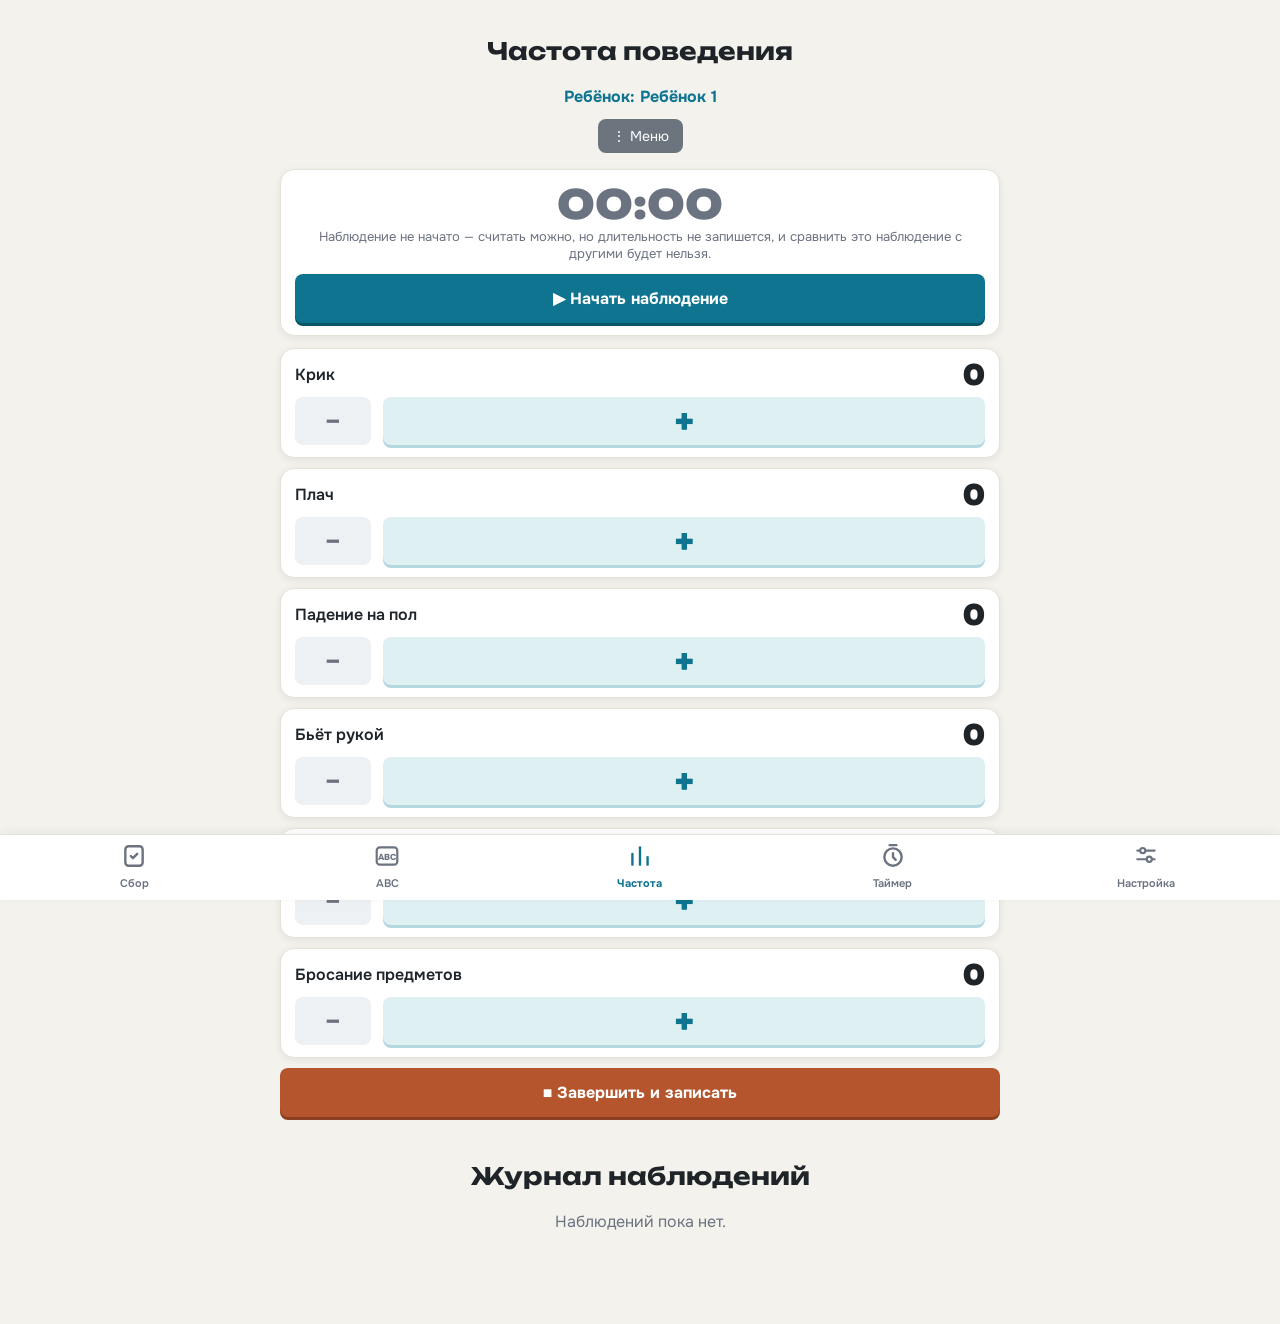
<file: frequency.html>
<!DOCTYPE html>
<html lang="ru">
<head>
  <meta charset="UTF-8" />
  <meta name="viewport" content="width=device-width, initial-scale=1.0" />
  <title>Частота поведения</title>
  <link rel="manifest" href="manifest.json" />
  <meta name="theme-color" content="#0d6efd" />
  <link rel="apple-touch-icon" href="apple-touch-icon.png" />
  <link rel="stylesheet" href="theme.css" />
  <script src="theme.js"></script>
  <style>
    @font-face {
      font-family: "Unbounded";
      src: url("fonts/Unbounded.woff2") format("woff2");
      font-weight: 400 900;
      font-display: swap;
    }

    @font-face {
      font-family: "Onest";
      src: url("fonts/Onest.woff2") format("woff2");
      font-weight: 300 800;
      font-display: swap;
    }


    * {
      box-sizing: border-box;
    }

    body {
      margin: 0;
      padding: 16px;
      font-family: var(--font-body);
      color: var(--text);
      background: var(--bg);
    }

    .page {
      max-width: 720px;
      margin: 0 auto;
    }

    h2 {
      text-align: center;
      font-family: var(--font-display);
      font-weight: 700;
    }

    .active-child {
      text-align: center;
      font-weight: bold;
      color: var(--accent);
      margin-bottom: 12px;
      min-height: 20px;
    }

    .active-child:empty {
      display: none;
    }

    .topbar {
      display: flex;
      justify-content: center;
      align-items: center;
      gap: 8px;
      flex-wrap: wrap;
      margin-bottom: 16px;
    }

    #queueStatus {
      font-size: 13px;
      color: var(--prompt-ink);
      font-weight: bold;
    }

    .btn {
      padding: 8px 14px;
      font-size: 14px;
      border: none;
      border-radius: 8px;
      color: var(--accent-ink);
      cursor: pointer;
      touch-action: manipulation;
      background: var(--neutral);
      font-family: var(--font-body);
    }

    .card {
      background: var(--card);
      border: 1px solid var(--line);
      border-radius: var(--radius);
      padding: 14px 14px 12px;
      margin-bottom: 12px;
      box-shadow: var(--shadow);
    }

    /* === График по журналу наблюдений === */
    .chart-head {
      display: flex;
      align-items: center;
      justify-content: space-between;
      gap: 10px;
      flex-wrap: wrap;
      margin-bottom: 10px;
    }

    .chart-head h3 {
      margin: 0;
      font-size: 16px;
    }

    .chart-modes {
      display: flex;
      gap: 6px;
    }

    .mode-btn {
      border: 1.5px solid var(--line);
      background: var(--card);
      border-radius: 999px;
      padding: 6px 12px;
      font-family: inherit;
      font-size: 13px;
      color: var(--soft-ink);
      cursor: pointer;
      touch-action: manipulation;
    }

    .mode-btn.on {
      background: var(--accent);
      border-color: var(--accent);
      color: var(--accent-ink);
      font-weight: 700;
    }

    .chart-legend {
      display: flex;
      flex-wrap: wrap;
      gap: 6px;
      margin-bottom: 10px;
    }

    /* Нажатие на поведение прячет его линию — когда поведений много,
       иначе график превращается в клубок. */
    .legend-chip {
      display: inline-flex;
      align-items: center;
      gap: 6px;
      border: 1.5px solid var(--line);
      background: var(--card);
      border-radius: 999px;
      padding: 5px 10px;
      font-family: inherit;
      font-size: 13px;
      cursor: pointer;
      touch-action: manipulation;
    }

    .legend-chip.off {
      opacity: 0.45;
      text-decoration: line-through;
    }

    .legend-dot {
      width: 10px;
      height: 10px;
      border-radius: 50%;
      flex: 0 0 auto;
    }

    /* Меню «⋮» — как на сводной и ежедневной. */
    .menu-wrap {
      position: relative;
    }

    .menu-drop {
      /* Координаты выставляет wireMenu() с прижимом к краям экрана. */
      position: fixed;
      background: var(--card);
      border-radius: var(--radius-sm);
      box-shadow: var(--shadow-lg);
      min-width: 230px;
      max-width: calc(100vw - 16px);
      padding: 6px;
      z-index: 1200;
    }

    .menu-drop[hidden] {
      display: none;
    }

    .menu-drop button {
      display: block;
      width: 100%;
      text-align: left;
      padding: 12px 14px;
      border: none;
      background: none;
      border-radius: 8px;
      font-size: 15px;
      font-family: var(--font-body);
      color: var(--text);
      cursor: pointer;
      touch-action: manipulation;
    }

    .menu-drop button:active {
      background: var(--soft);
    }

    /* Модалка заметки. */
    .modal {
      display: none;
      position: fixed;
      inset: 0;
      background: rgba(0, 0, 0, 0.5);
      align-items: center;
      justify-content: center;
      padding: 16px;
      z-index: 1300;
    }

    .modal.open {
      display: flex;
    }

    .modal-card {
      background: var(--card);
      border-radius: var(--radius);
      padding: 18px;
      width: 100%;
      max-width: 460px;
      max-height: 85vh;
      overflow: auto;
    }

    .modal-card h3 {
      margin: 0 0 8px;
      font-family: var(--font-display);
    }

    #noteText {
      width: 100%;
      min-height: 120px;
      margin-top: 10px;
      font-size: 15px;
      font-family: var(--font-body);
      border: 1.5px solid var(--line);
      border-radius: 10px;
      padding: 10px;
    }

    .modal-actions {
      display: flex;
      gap: 8px;
      flex-wrap: wrap;
      margin-top: 10px;
    }

    .btn-accent {
      background: var(--accent);
    }

    .note-recent {
      margin-top: 14px;
      font-size: 13px;
      color: var(--muted);
    }

    .note-recent div {
      padding: 6px 0;
      border-top: 1px solid var(--line);
    }

    /* Панель наблюдения. */
    .obs {
      text-align: center;
    }

    .obs-clock {
      font-family: var(--font-display);
      font-size: 40px;
      font-weight: 900;
      line-height: 1;
      margin-bottom: 4px;
    }

    .obs-clock.idle {
      color: var(--muted);
    }

    .obs-note {
      font-size: 13px;
      color: var(--muted);
      margin-bottom: 12px;
    }

    .obs-btn {
      width: 100%;
      padding: 14px;
      font-size: 16px;
      font-weight: 700;
      font-family: var(--font-body);
      border: none;
      border-radius: var(--radius-sm);
      color: var(--accent-ink);
      background: var(--accent);
      box-shadow: 0 var(--btn-lift) 0 var(--accent-edge);
      cursor: pointer;
      touch-action: manipulation;
    }

    .obs-btn:active {
      transform: translateY(3px);
      box-shadow: none;
    }

    .obs-btn.stop {
      background: var(--danger);
      box-shadow: 0 var(--btn-lift) 0 var(--danger-edge);
    }

    /* Карточка поведения со счётчиком. */
    /* Карточка поведения в том же ритме, что цель на «Сборе»: сверху имя и
       крупное число, снизу кнопки во всю ширину. Раньше счётчик был размером
       с точку между двумя разными по весу кнопками. */
    .beh {
      display: grid;
      grid-template-columns: 76px 1fr auto;
      align-items: center;
      gap: 8px 12px;
      background: var(--card);
      border: 1px solid var(--line);
      border-radius: var(--radius);
      padding: 12px 14px 12px;
      margin-bottom: 10px;
      box-shadow: var(--shadow);
    }

    .beh-name {
      grid-column: 1 / 3;
      font-size: 16px;
      font-weight: 600;
      line-height: 1.35;
      word-break: break-word;
    }

    .beh-rate {
      display: block;
      font-size: 12px;
      font-weight: 400;
      color: var(--muted);
      margin-top: 2px;
    }

    .beh-count {
      grid-column: 3;
      justify-self: end;
      font-family: var(--font-display);
      font-size: 28px;
      font-weight: 900;
      line-height: 1;
      font-variant-numeric: tabular-nums;
    }

    .beh-plus {
      grid-column: 2 / 4;
      grid-row: 2;
      width: 100%;
      height: 48px;
      border-radius: var(--radius-sm);
      font-size: var(--tap-font);
      font-family: var(--font-display);
      font-weight: 900;
      border: none;
      background: var(--ok);
      color: var(--ok-ink);
      box-shadow: 0 var(--btn-lift) 0 var(--ok-edge);
      cursor: pointer;
      touch-action: manipulation;
      -webkit-touch-callout: none;
    }

    .beh-plus:active {
      transform: translateY(3px);
      box-shadow: none;
    }

    /* «−» перестала быть еле заметной: та же высота и вес, что у «+»,
       но в спокойной заливке — промахнуться по ней не страшно. */
    /* «−» намеренно узкая и тихая: ею исправляют случайное нажатие, а
       считают «плюсом». Равный вес провоцировал промахи. */
    .beh-minus {
      grid-column: 1;
      grid-row: 2;
      height: 48px;
      border: none;
      border-radius: var(--radius-sm);
      background: var(--soft);
      color: var(--muted);
      font-family: var(--font-display);
      font-size: 22px;
      font-weight: 700;
      cursor: pointer;
      touch-action: manipulation;
      -webkit-touch-callout: none;
    }

    .flash {
      animation: flash 0.25s ease;
    }

    @keyframes flash {
      0% { background: var(--ok-edge); }
      100% { background: var(--ok); }
    }

    /* Настройка списка. */
    #settingsBox label {
      display: block;
      font-weight: 600;
      margin: 4px 0;
    }

    #settingsBox textarea {
      width: 100%;
      min-height: 110px;
      font-size: 15px;
      font-family: var(--font-body);
      border: 1.5px solid var(--line);
      border-radius: 10px;
      padding: 8px 10px;
    }

    .hint {
      font-size: 12px;
      color: var(--muted);
      line-height: 1.5;
    }

    /* Журнал. */
    .log-item {
      display: flex;
      justify-content: space-between;
      align-items: flex-start;
      gap: 8px;
      background: var(--card);
      border-radius: var(--radius-sm);
      padding: 10px 14px;
      margin-bottom: 8px;
      box-shadow: 0 1px 4px rgba(0, 0, 0, 0.06);
      font-size: 14px;
      line-height: 1.5;
    }

    .log-item .when {
      font-weight: 700;
      white-space: nowrap;
    }

    .log-item .del {
      border: none;
      background: none;
      color: var(--muted);
      font-size: 16px;
      cursor: pointer;
      padding: 2px 6px;
      touch-action: manipulation;
    }

    .empty-note {
      text-align: center;
      color: var(--muted);
    }

    #toast {
      position: fixed;
      bottom: 96px;
      left: 50%;
      transform: translateX(-50%);
      background: var(--text);
      color: var(--bg);
      padding: 12px 20px;
      border-radius: 10px;
      font-size: 14px;
      display: none;
      box-shadow: 0 4px 12px rgba(0, 0, 0, 0.2);
      z-index: 1100;
      max-width: 90%;
      text-align: center;
    }
  </style>
</head>
<body>
  <div class="page">
    <h2>Частота поведения</h2>
    <div id="activeChild" class="active-child"></div>

    <div class="topbar">
      <span id="queueStatus" style="display:none;"></span>
      <div class="menu-wrap">
        <button id="menuBtn" class="btn" type="button" aria-label="Меню" aria-expanded="false">⋮ Меню</button>
        <div id="menuDrop" class="menu-drop" hidden>
          <button type="button" id="tourBtn">💡 Подсказки на экране</button>
          <button type="button" id="noteBtn">📝 Заметка</button>
          <button type="button" id="chartBtn">📊 График</button>
          <button type="button" id="settingsBtn">⚙ Списки</button>
          <button type="button" id="csvBtn">⬇ Экспорт (CSV)</button>
        </div>
      </div>
    </div>

    <div id="note-modal" class="modal">
      <div class="modal-card">
        <h3>Заметка</h3>
        <p class="hint">Что важно об этой сессии: состояние ребёнка, события дня, изменения в программе. Заметка уйдёт в таблицу ребёнка.</p>
        <textarea id="noteText" placeholder="Например: не выспался, много протестов на переходах"></textarea>
        <div class="modal-actions">
          <button class="btn btn-accent" type="button" id="noteSave">Сохранить и отправить</button>
          <button class="btn" type="button" id="noteCancel">Отмена</button>
        </div>
        <div id="noteRecent" class="note-recent"></div>
      </div>
    </div>

    <div id="settingsBox" class="card" hidden>
      <div class="hint">Список поведений этой вкладки (по одному на строку). У каждого ребёнка свой, и со списком в ABC он больше не связан: правка здесь на ABC не влияет.</div>
      <label for="setB">Поведения</label>
      <textarea id="setB"></textarea>
    </div>

    <div class="card obs">
      <div id="obsClock" class="obs-clock idle">00:00</div>
      <div id="obsNote" class="obs-note">Наблюдение не начато — считать можно, но длительность не запишется, и сравнить это наблюдение с другими будет нельзя.</div>
      <button id="obsBtn" class="obs-btn" type="button">▶ Начать наблюдение</button>
    </div>

    <div id="behList"></div>

    <button id="saveBtn" class="obs-btn stop" type="button" style="margin-bottom:24px;">■ Завершить и записать</button>

    <!-- График по журналу: линия на каждое поведение. Скрыт по умолчанию. -->
    <div id="chartBox" class="card" hidden>
      <div class="chart-head">
        <h3>Динамика по наблюдениям</h3>
        <!-- Шкала одна: количество. «Раз в час» осталась в данных и в
             кабинете супервизора — на занятии она только мешала. -->
      </div>
      <div id="chartLegend" class="chart-legend"></div>
      <div id="chartArea"></div>
      <div id="chartNote" class="hint"></div>
    </div>

    <h2>Журнал наблюдений</h2>
    <div id="logList"></div>

    <div id="toast"></div>
  </div>

  <script>
    // Тот же приёмник, что у итогов сессий и ABC: скрипт различает пакеты
    // по полю type ("freq" → лист «Частота» в таблице ребёнка).
    const SESSION_ENDPOINT = "https://script.google.com/macros/s/AKfycbyb6efAwZyi1qLvFr4AeOZhXYvdM70xICSXdRI2eAeK7vdqdpa0jHEK4g7EGxJQhfD4cw/exec";

    // Наш сервер: тот же пакет уходит и туда, различая наблюдения по полю type.
    // Ключ должен совпадать с тем, что стоит на «Сборе» и в ABC.
    const SERVER_ENDPOINT = "https://api.abachecklist.ru/api/ingest?k=ea3af4b5fdb1b122fc95685874653e83";

    // Список поведений СВОЙ, отдельно от ABC (20.08.2026). Раньше обе
    // вкладки читали один ключ abc_behaviors, и правка в одной молча меняла
    // список в другой. Это разные задачи: в ABC перечисляют поведения,
    // эпизоды которых разбирают, на «Частоте» — те, что считают за
    // наблюдение, и совпадать они не обязаны.
    const KEY_B = "freq_behaviors";
    // Отметка, что список уже отделён от ABC: без неё пустой список на
    // «Частоте» каждый раз заново подтягивался бы из ABC.
    const KEY_SPLIT = "freq_behaviors_split";
    // Данные частоты — свои ключи (входят в рабочий набор ребёнка).
    const KEY_COUNTS = "freq_counts";   // {поведение: число} текущего наблюдения
    const KEY_START = "freq_start";     // метка времени старта (ms) или пусто
    const KEY_LOG = "freq_log";         // завершённые наблюдения
    const LOG_LIMIT = 300;

    const DEFAULT_B = [
      "Крик",
      "Плач",
      "Падение на пол",
      "Бьёт рукой",
      "Бьёт себя по голове",
      "Бросание предметов"
    ];

    const toast = document.getElementById("toast");

    // === Профили детей (как на других страницах) ===
    const CHILDREN_KEY = "aba_children";
    const ACTIVE_CHILD_KEY = "aba_active_child";

    function getChildren() {
      try {
        const list = JSON.parse(localStorage.getItem(CHILDREN_KEY) || "[]");
        return Array.isArray(list) ? list : [];
      } catch {
        return [];
      }
    }

    function getActiveChildId() {
      return localStorage.getItem(ACTIVE_CHILD_KEY) || "";
    }

    function getActiveChildLabel() {
      const found = getChildren().find((c) => c.id === getActiveChildId());
      return found ? found.label : "";
    }

    function ensureActiveChild() {
      let children = getChildren();
      if (!children.length) {
        const label = (localStorage.getItem("child_name") || "").trim() || "Ребёнок 1";
        const id = "c" + Date.now().toString(36);
        children = [{ id, label }];
        localStorage.setItem(CHILDREN_KEY, JSON.stringify(children));
        localStorage.setItem(ACTIVE_CHILD_KEY, id);
        localStorage.setItem("child_name", label);
        return;
      }
      if (!children.some((c) => c.id === getActiveChildId())) {
        localStorage.setItem(ACTIVE_CHILD_KEY, children[0].id);
        localStorage.setItem("child_name", children[0].label);
      }
    }

    function renderActiveChild() {
      const el = document.getElementById("activeChild");
      const label = getActiveChildLabel();
      el.textContent = label ? `Ребёнок: ${label}` : "";
    }

    // === Очередь отправки (общая IndexedDB aba_db/send_queue) ===
    const IDB_NAME = "aba_db";
    const IDB_STORE = "history";
    const IDB_QUEUE = "send_queue";
    const STUCK_ATTEMPTS = 30;
    let dbPromise = null;
    let flushing = false;

    function openDB() {
      if (dbPromise) return dbPromise;
      dbPromise = new Promise((resolve, reject) => {
        if (!("indexedDB" in window)) {
          reject(new Error("IndexedDB не поддерживается"));
          return;
        }
        const req = indexedDB.open(IDB_NAME, 2);
        req.onupgradeneeded = () => {
          const db = req.result;
          if (!db.objectStoreNames.contains(IDB_STORE)) db.createObjectStore(IDB_STORE);
          if (!db.objectStoreNames.contains(IDB_QUEUE)) {
            db.createObjectStore(IDB_QUEUE, { keyPath: "id", autoIncrement: true });
          }
        };
        req.onsuccess = () => resolve(req.result);
        req.onerror = () => reject(req.error);
      });
      return dbPromise;
    }

    // Честная отправка: обычный запрос, ответ читается (см. CONTEXT).
    async function sendPacket(endpoint, payload) {
      const заголовки = { "Content-Type": "text/plain;charset=utf-8" };
      // Своему серверу представляемся: он поставит автора из учётной записи.
      if (window.abaAuth && SERVER_ENDPOINT && endpoint.indexOf(SERVER_ENDPOINT.split("?")[0]) === 0) {
        Object.assign(заголовки, window.abaAuth.headers());
      }
      const resp = await fetch(endpoint, {
        method: "POST",
        headers: заголовки,
        body: JSON.stringify(payload),
        redirect: "follow"
      });
      if (!resp.ok) return false;
      const text = (await resp.text()).trim();
      if (text === "OK") return true;
      try {
        const parsed = JSON.parse(text);
        return Boolean(parsed && parsed.ok === true);
      } catch {
        return false;
      }
    }

    // Уникальный номер пакета. Присваивается ОДИН раз при постановке в
    // очередь и не меняется при повторах — скрипт пропускает уже принятые
    // номера, поэтому потерянный ответ сервера не создаёт дубликат строки.
    // Запасной путь: отправка БЕЗ чтения ответа (mode: "no-cors"). Нужна там,
    // где браузер обрывает обычный запрос — например Chrome на iPhone: адрес
    // Google доступен, из Safari всё уходит, а здесь fetch падает с
    // «TypeError: Load failed». Ответ в этом режиме недоступен в принципе,
    // поэтому доставку НЕ подтверждаем: true = «запрос ушёл с телефона».
    // Дубликатов не будет — скрипт помнит номера пакетов (uid).
    async function sendBlind(endpoint, payload) {
      await fetch(endpoint, {
        method: "POST",
        mode: "no-cors",
        headers: { "Content-Type": "text/plain;charset=utf-8" },
        body: JSON.stringify(payload),
        redirect: "follow"
      });
      return true;
    }

    function packetUid() {
      return "p" + Date.now().toString(36) + Math.random().toString(36).slice(2, 8);
    }

    // Очередь недоступна (приватный режим, урезанное хранилище браузера):
    // шлём напрямую и ОБЯЗАТЕЛЬНО пробрасываем неудачу наверх — иначе
    // приложение отрапортует об отправке, а в таблицу ничего не уйдёт.
    // Куда уходит каждый пакет: зеркало (таблица) и наш сервер. Пустой адрес
    // отбрасывается — стерев константу, двойную запись можно выключить.
    function packetTargets(item) {
      return [item.endpoint, SERVER_ENDPOINT].filter(Boolean);
    }

    // Успех — если пакет принял ХОТЯ БЫ ОДИН адрес: данные не потеряны.
    // Ошибку пробрасываем, только когда не принял никто.
    function sendDirect(item) {
      return Promise.allSettled(
        packetTargets(item).map((endpoint) =>
          sendPacket(endpoint, item.payload).then((delivered) => {
            if (!delivered) throw new Error("сервер не подтвердил запись");
          })
        )
      ).then((results) => {
        if (results.some((r) => r.status === "fulfilled")) return;
        const reason = results[0] && results[0].reason;
        throw new Error(
          reason && reason.message ? reason.message : "не приняли ни таблица, ни сервер"
        );
      });
    }

    // Подпись планшета: кто на нём работает. Со входом по логину сюда будет
    // ложиться ИМЯ ИЗ УЧЁТНОЙ ЗАПИСИ (не логин и не почта) — механика та же,
    // меняется только источник; ручное поле останется запасным вариантом.
    // Имя в учётке обязано совпадать с тем, что проставлено старым занятиям
    // («Валерия Акимова», «Суайбат Исаева»): ключ занятия включает подпись.
    // Настройка УСТРОЙСТВА, не ребёнка: в данные ребёнка и в экспорт его
    // настроек не входит (в полную копию планшета — входит, она про
    // устройство). Пустая — пакет уходит без автора, как раньше.
    function staffName() {
      // Вошли по логину — имя из учётной записи (подделать полем в пакете
      // нельзя, сервер всё равно возьмёт своё). Не вошли — ручная подпись.
      if (window.abaAuth) return window.abaAuth.name();
      try {
        return (localStorage.getItem("aba_staff_name") || "").trim();
      } catch {
        return "";
      }
    }

    function queueAdd(item) {
      // Номер пакета ОДИН на оба адреса: так строку в таблице и запись на
      // сервере можно сопоставить, а защита от дублей на каждой стороне
      // работает независимо.
      const staff = staffName();
      const payload = { uid: packetUid(), ...item.payload };
      if (staff) payload.staff = staff;
      if (window.__abaIdbFailed) {
        return sendDirect({ endpoint: item.endpoint, payload });
      }
      return openDB()
        .then(
          (db) =>
            new Promise((resolve, reject) => {
              const tx = db.transaction(IDB_QUEUE, "readwrite");
              const store = tx.objectStore(IDB_QUEUE);
              // Обе копии — одной транзакцией: либо в очередь попадает всё,
              // либо ничего.
              packetTargets(item).forEach((endpoint) =>
                store.add({ endpoint, payload, createdAt: Date.now() })
              );
              tx.oncomplete = () => resolve();
              tx.onerror = () => reject(tx.error);
            })
        )
        .catch((err) => {
          window.__abaIdbFailed = true;
          console.error("Очередь недоступна, шлю напрямую:", err);
          return sendDirect({ endpoint: item.endpoint, payload });
        });
    }

    function queueGetAll() {
      return openDB().then(
        (db) =>
          new Promise((resolve, reject) => {
            const tx = db.transaction(IDB_QUEUE, "readonly");
            const req = tx.objectStore(IDB_QUEUE).getAll();
            req.onsuccess = () => resolve(req.result || []);
            req.onerror = () => reject(req.error);
          })
      );
    }

    function queueDelete(id) {
      return openDB().then(
        (db) =>
          new Promise((resolve, reject) => {
            const tx = db.transaction(IDB_QUEUE, "readwrite");
            tx.objectStore(IDB_QUEUE).delete(id);
            tx.oncomplete = () => resolve();
            tx.onerror = () => reject(tx.error);
          })
      );
    }

    function queuePut(item) {
      return openDB().then(
        (db) =>
          new Promise((resolve, reject) => {
            const tx = db.transaction(IDB_QUEUE, "readwrite");
            tx.objectStore(IDB_QUEUE).put(item);
            tx.oncomplete = () => resolve();
            tx.onerror = () => reject(tx.error);
          })
      );
    }

    async function flushQueue() {
      if (flushing || window.__abaIdbFailed) return;
      flushing = true;
      try {
        const items = await queueGetAll();
        // Адреса, которые в этом проходе уже показали, что недоступны. Пакеты
        // ОДНОГО адреса пропускаем, остальные шлём: если лежит сервер, данные
        // всё равно должны уйти в таблицу, и наоборот.
        const deadEndpoints = new Set();
        for (const item of items) {
          if ((item.attempts || 0) >= STUCK_ATTEMPTS) continue;
          if (deadEndpoints.has(item.endpoint)) continue;
          // Пакет уже ушёл вслепую — ждём, пока человек сверится с таблицей.
          if (item.blindSent) continue;
          let delivered;
          try {
            delivered = await sendPacket(item.endpoint, item.payload);
          } catch (err) {
            // Обычный запрос не состоялся: нет сети ЛИБО браузер его обрывает
            // (Chrome на iPhone). Пробуем вслепую, без чтения ответа.
            console.warn("Обычная отправка не удалась, пробую вслепую:", err);
            let blindOk = false;
            try {
              blindOk = await sendBlind(item.endpoint, item.payload);
            } catch (blindErr) {
              console.warn("Слепая отправка тоже не удалась:", blindErr);
            }
            if (blindOk) {
              item.blindSent = Date.now();
              await queuePut(item);
              continue;
            }
            // Этот адрес не отвечает — в текущем проходе к нему больше не
            // стучимся, но остальные адреса перебираем дальше.
            deadEndpoints.add(item.endpoint);
            continue;
          }
          if (delivered) {
            await queueDelete(item.id);
          } else {
            item.attempts = (item.attempts || 0) + 1;
            await queuePut(item);
          }
        }
      } catch (err) {
        console.warn("Очередь отправки недоступна:", err);
      } finally {
        flushing = false;
        updateQueueIndicator();
      }
    }

    async function updateQueueIndicator() {
      let items = [];
      try {
        items = await queueGetAll();
      } catch {}
      const el = document.getElementById("queueStatus");
      // Ушло вслепую (браузер не даёт прочитать ответ Google): подтверждения
      // нет, поэтому удаляет такие пакеты только человек — после того, как
      // увидит записи в таблице. Разбор — на вкладке «Сбор».
      const blind = items.filter((i) => i.blindSent).length;
      if (blind) {
        el.style.display = "inline";
        el.style.color = "";
        el.style.cursor = "";
        el.onclick = null;
        el.textContent = `📨 Ушло без подтверждения: ${blind} — проверьте таблицу`;
        return;
      }
      const stuck = items.filter((i) => (i.attempts || 0) >= STUCK_ATTEMPTS).length;
      if (stuck > 0) {
        el.style.display = "inline";
        el.style.color = "#b4552d";
        el.style.cursor = "pointer";
        el.textContent = `⚠ Не доставлено: ${stuck}. Нажмите — повторить`;
        el.onclick = async () => {
          for (const item of items) {
            if ((item.attempts || 0) >= STUCK_ATTEMPTS) {
              item.attempts = 0;
              await queuePut(item);
            }
          }
          showToast("Повторяю отправку…");
          flushQueue();
        };
      } else if (items.length > 0) {
        el.style.display = "inline";
        el.style.color = "";
        el.style.cursor = "";
        el.onclick = null;
        el.textContent = `⏳ Ожидают отправки: ${items.length}`;
      } else {
        el.style.display = "none";
        el.onclick = null;
      }
    }

    function showToast(message, ms = 3000) {
      toast.textContent = message;
      toast.style.display = "block";
      clearTimeout(window.toastTimeout);
      window.toastTimeout = setTimeout(() => {
        toast.style.display = "none";
      }, ms);
    }

    // === Список поведений ===
    // Разовый перенос: у кого список был настроен под старым общим ключом,
    // тот же список становится начальным и здесь — иначе после обновления
    // терапист увидел бы вместо своих поведений заготовку.
    // Ключ начинается с freq_ → он попадает в набор данных ребёнка и
    // переезжает вместе с ним (см. регулярки в «Настройке»).
    function splitBehaviorsOnce() {
      try {
        if (localStorage.getItem(KEY_SPLIT) === "1") return;
        const own = localStorage.getItem(KEY_B);
        const shared = localStorage.getItem("abc_behaviors");
        if (!own && shared) localStorage.setItem(KEY_B, shared);
        localStorage.setItem(KEY_SPLIT, "1");
      } catch {
        // приватный режим — просто работаем с заготовкой
      }
    }

    function getBehaviors() {
      try {
        const list = JSON.parse(localStorage.getItem(KEY_B) || "null");
        return Array.isArray(list) && list.length ? list : DEFAULT_B;
      } catch {
        return DEFAULT_B;
      }
    }

    function setBehaviors(lines) {
      const list = lines.split("\n").map((s) => s.trim()).filter(Boolean);
      if (list.length) {
        localStorage.setItem(KEY_B, JSON.stringify(list));
      } else {
        localStorage.removeItem(KEY_B);
      }
    }

    // === Счётчики текущего наблюдения ===
    function getCounts() {
      try {
        const obj = JSON.parse(localStorage.getItem(KEY_COUNTS) || "{}");
        return obj && typeof obj === "object" ? obj : {};
      } catch {
        return {};
      }
    }

    function setCounts(counts) {
      localStorage.setItem(KEY_COUNTS, JSON.stringify(counts));
    }

    function bump(behavior, delta) {
      const counts = getCounts();
      const next = Math.max(0, (Number(counts[behavior]) || 0) + delta);
      counts[behavior] = next;
      setCounts(counts);
      return next;
    }

    // === Таймер наблюдения (по метке времени — переживает перезагрузку) ===
    function getStart() {
      const v = Number(localStorage.getItem(KEY_START) || 0);
      return v > 0 ? v : 0;
    }

    function elapsedMs() {
      const start = getStart();
      return start ? Date.now() - start : 0;
    }

    function fmtClock(ms) {
      const total = Math.floor(ms / 1000);
      const m = Math.floor(total / 60);
      const s = total % 60;
      return `${String(m).padStart(2, "0")}:${String(s).padStart(2, "0")}`;
    }

    // Частота в час: count / минуты * 60. Без таймера — пусто.
    function ratePerHour(count, minutes) {
      if (!minutes || minutes <= 0) return "";
      const r = (count / minutes) * 60;
      return r >= 10 ? String(Math.round(r)) : String(Math.round(r * 10) / 10);
    }

    function renderObs() {
      const clock = document.getElementById("obsClock");
      const note = document.getElementById("obsNote");
      const btn = document.getElementById("obsBtn");
      const start = getStart();
      if (start) {
        clock.textContent = fmtClock(elapsedMs());
        clock.classList.remove("idle");
        note.textContent = "Наблюдение идёт — считайте каждое проявление кнопкой «+».";
        btn.textContent = "⏹ Остановить таймер";
        btn.classList.add("stop");
      } else {
        clock.textContent = fmtClock(0);
        clock.classList.add("idle");
        note.textContent = "Наблюдение не начато — считать можно, но длительность не запишется, и сравнить это наблюдение с другими будет нельзя.";
        btn.textContent = "▶ Начать наблюдение";
        btn.classList.remove("stop");
      }
    }

    function toggleObs() {
      if (getStart()) {
        localStorage.removeItem(KEY_START);
        showToast("Таймер остановлен. Счётчики сохранены.");
      } else {
        localStorage.setItem(KEY_START, String(Date.now()));
        showToast("Наблюдение начато.");
      }
      renderObs();
      renderBehaviors();
    }

    // === Карточки поведений ===
    function renderBehaviors() {
      const box = document.getElementById("behList");
      box.innerHTML = "";
      const counts = getCounts();
      const minutes = elapsedMs() / 60000;

      getBehaviors().forEach((behavior) => {
        const count = Number(counts[behavior]) || 0;

        const row = document.createElement("div");
        row.className = "beh";

        const name = document.createElement("div");
        name.className = "beh-name";
        name.textContent = behavior;
        // «Раз в час» на занятии больше не показываем (20.08.2026): на коротком
        // наблюдении это число скачет в разы и пугает, а решение по нему всё
        // равно принимает супервизор. Считаться и уходить в данные оно
        // продолжает — см. finishObservation и ratePerHour.

        const minus = document.createElement("button");
        minus.className = "beh-minus";
        minus.type = "button";
        minus.textContent = "−";
        minus.title = "Убрать одно";

        const countEl = document.createElement("div");
        countEl.className = "beh-count";
        countEl.textContent = String(count);

        const plus = document.createElement("button");
        plus.className = "beh-plus";
        plus.type = "button";
        plus.textContent = "+";

        plus.onclick = () => {
          const next = bump(behavior, 1);
          countEl.textContent = String(next);
          plus.classList.remove("flash");
          void plus.offsetWidth;
          plus.classList.add("flash");
          if (navigator.vibrate) navigator.vibrate(20);
        };

        minus.onclick = () => {
          const next = bump(behavior, -1);
          countEl.textContent = String(next);
        };

        row.append(name, minus, countEl, plus);
        box.append(row);
      });
    }

    // === Журнал наблюдений ===
    function getLog() {
      try {
        const log = JSON.parse(localStorage.getItem(KEY_LOG) || "[]");
        return Array.isArray(log) ? log : [];
      } catch {
        return [];
      }
    }

    function setLog(log) {
      localStorage.setItem(KEY_LOG, JSON.stringify(log.slice(-LOG_LIMIT)));
    }

    function renderLog() {
      const box = document.getElementById("logList");
      box.innerHTML = "";
      const log = getLog();
      if (!log.length) {
        box.innerHTML = '<p class="empty-note">Наблюдений пока нет.</p>';
        return;
      }

      const recent = log.slice(-20).reverse();
      recent.forEach((obs) => {
        const item = document.createElement("div");
        item.className = "log-item";

        const text = document.createElement("div");
        const when = document.createElement("span");
        when.className = "when";
        when.textContent = `${obs.date} ${obs.time}`;
        const details = document.createElement("span");
        const parts = obs.items
          .filter((it) => it.count > 0)
          .map((it) => `${it.behavior}: ${it.count}`);
        details.textContent =
          (obs.minutes ? ` · ${obs.minutes} мин · ` : " · ") +
          (parts.length ? parts.join(", ") : "без проявлений");
        text.append(when, details);

        const del = document.createElement("button");
        del.className = "del";
        del.type = "button";
        del.textContent = "✕";
        del.onclick = () => {
          const ok = window.confirm(
            "Удалить наблюдение из журнала на этом устройстве? " +
              "Из таблицы Google уже отправленная запись не удалится."
          );
          if (!ok) return;
          setLog(getLog().filter((o) => o.id !== obs.id));
          renderLog();
          renderChart();
        };

        item.append(text, del);
        box.append(item);
      });

      if (log.length > recent.length) {
        const note = document.createElement("p");
        note.className = "empty-note";
        note.style.fontSize = "13px";
        note.textContent = `Показаны последние ${recent.length} из ${log.length}. Полный список — в экспорте.`;
        box.append(note);
      }
    }

    // === Завершение наблюдения ===
    function finishObservation() {
      const counts = getCounts();
      const behaviors = getBehaviors();
      const total = behaviors.reduce((sum, b) => sum + (Number(counts[b]) || 0), 0);
      const start = getStart();
      const minutes = start ? Math.max(1, Math.round(elapsedMs() / 60000)) : 0;

      if (!total && !start) {
        showToast("Нечего записывать: ни одного проявления и таймер не запускался.");
        return;
      }

      const ok = window.confirm(
        `Записать наблюдение?\n\nПроявлений всего: ${total}` +
          (minutes ? `, длительность: ${minutes} мин.` : ", без таймера.") +
          `\nСчётчики обнулятся.`
      );
      if (!ok) return;

      const now = new Date();
      const obs = {
        id: "f" + Date.now().toString(36),
        date: now.toLocaleDateString("ru-RU"),
        time: start
          ? new Date(start).toLocaleTimeString("ru-RU", { hour: "2-digit", minute: "2-digit" })
          : now.toLocaleTimeString("ru-RU", { hour: "2-digit", minute: "2-digit" }),
        minutes,
        items: behaviors.map((b) => {
          const count = Number(counts[b]) || 0;
          return { behavior: b, count, rate: ratePerHour(count, minutes) };
        })
      };

      const log = getLog();
      log.push(obs);
      setLog(log);

      // На сервер — по одной строке на поведение (только с проявлениями,
      // либо все, если наблюдение прошло «вчистую» без проявлений).
      queueAdd({
        endpoint: SESSION_ENDPOINT,
        payload: {
          type: "freq",
          child: getActiveChildLabel() || (localStorage.getItem("child_name") || ""),
          date: obs.date,
          time: obs.time,
          minutes: obs.minutes,
          items: obs.items
        }
      }).then(
        () => {
          updateQueueIndicator();
          flushQueue();
        },
        (err) => {
          // Наблюдение осталось в журнале планшета, но до таблицы не дошло.
          console.error(err);
          showToast(
            "Наблюдение сохранено на планшете, но в таблицу не ушло: " +
              (err && err.message ? err.message : "нет связи") +
              ". Выгрузите журнал в CSV или повторите при интернете.",
            9000
          );
        }
      );

      localStorage.removeItem(KEY_COUNTS);
      localStorage.removeItem(KEY_START);
      renderObs();
      renderBehaviors();
      renderLog();
      renderChart();
      showToast(`Наблюдение записано: ${total} проявлений${minutes ? `, ${minutes} мин` : ""}.`);
    }

    // === График по журналу: линия на каждое поведение ===
    // По оси X — наблюдения по порядку (последние 15), по Y — либо «раз в час»
    // (сопоставимо между наблюдениями разной длины), либо просто количество.
    const CHART_KEY = "freq_chart_open";   // раскрыт ли график
    // Ключ остался от переключателя шкал: на занятии шкала теперь одна.
    // Не удаляю, чтобы старое значение на планшетах ничему не мешало.
    const CHART_MODE_KEY = "freq_chart_mode";
    const CHART_OFF_KEY = "freq_chart_off";   // скрытые вручную поведения
    const CHART_POINTS = 15;
    // Цвета линий: контрастные и различимые, в том числе на печати.
    const LINE_COLORS = [
      "#0e7490", "#b4552d", "#5b21b6", "#166534",
      "#8a6a14", "#9d174d", "#1e40af", "#3f6212"
    ];

    function chartMode() {
      // На «Частоте» шкала всегда одна — количество за наблюдение.
      return "count";
    }

    function hiddenBehaviors() {
      try {
        const list = JSON.parse(localStorage.getItem(CHART_OFF_KEY) || "[]");
        return Array.isArray(list) ? list : [];
      } catch {
        return [];
      }
    }

    function toggleBehavior(name) {
      const list = hiddenBehaviors();
      const next = list.includes(name) ? list.filter((n) => n !== name) : [...list, name];
      localStorage.setItem(CHART_OFF_KEY, JSON.stringify(next));
      renderChart();
    }

    // Ряды по поведениям: значение на каждое наблюдение, null — нет данных
    // (например, наблюдение шло без таймера, а смотрим «раз в час»).
    function chartSeries(log, mode) {
      const names = [];
      log.forEach((obs) => {
        (obs.items || []).forEach((it) => {
          if (it.behavior && !names.includes(it.behavior)) names.push(it.behavior);
        });
      });
      return names.map((name, i) => ({
        name,
        color: LINE_COLORS[i % LINE_COLORS.length],
        values: log.map((obs) => {
          const item = (obs.items || []).find((it) => it.behavior === name);
          if (!item) return null;
          if (mode === "count") return Number(item.count) || 0;
          const rate = parseFloat(String(item.rate).replace(",", "."));
          return Number.isFinite(rate) ? rate : null;
        })
      }));
    }

    function buildFreqChart(log, series, mode) {
      const W = 640;
      const H = 260;
      const padL = 40;
      const padR = 12;
      const padT = 12;
      const padB = 30;
      const plotW = W - padL - padR;
      const plotH = H - padT - padB;
      const n = log.length;

      const all = series.flatMap((s) => s.values).filter((v) => v != null);
      const maxRaw = Math.max(1, ...all);
      // Округляем «потолок» вверх, чтобы подписи были круглыми.
      const step = maxRaw <= 5 ? 1 : maxRaw <= 20 ? 5 : maxRaw <= 60 ? 10 : 20;
      const max = Math.ceil(maxRaw / step) * step;

      const x = (i) => padL + (n === 1 ? plotW / 2 : (i * plotW) / (n - 1));
      const y = (v) => padT + ((max - v) * plotH) / max;

      let svg = `<svg viewBox="0 0 ${W} ${H}" xmlns="http://www.w3.org/2000/svg" style="width:100%;height:auto;display:block">`;

      // Сетка с подписями значений.
      for (let v = 0; v <= max; v += step) {
        const yy = y(v).toFixed(1);
        svg += `<line x1="${padL}" y1="${yy}" x2="${W - padR}" y2="${yy}" stroke="#d9d5c9" stroke-width="1" opacity="0.6"/>`;
        svg += `<text x="${padL - 6}" y="${Number(yy) + 3.5}" text-anchor="end" font-size="11" fill="#667085">${v}</text>`;
      }

      series.forEach((s) => {
        // Разрывы: рисуем отрезками только между соседними точками с данными.
        let path = "";
        let open = false;
        s.values.forEach((v, i) => {
          if (v == null) {
            open = false;
            return;
          }
          path += `${open ? "L" : "M"}${x(i).toFixed(1)},${y(v).toFixed(1)} `;
          open = true;
        });
        if (path) {
          svg += `<path d="${path.trim()}" fill="none" stroke="${s.color}" stroke-width="2.5" stroke-linejoin="round" stroke-linecap="round"/>`;
        }
        s.values.forEach((v, i) => {
          if (v == null) return;
          svg += `<circle cx="${x(i).toFixed(1)}" cy="${y(v).toFixed(1)}" r="4" fill="${s.color}"/>`;
        });
      });

      // Подписи дат: первая, средняя и последняя — иначе не читаются.
      const idxs = [...new Set(n < 3 ? [0, n - 1] : [0, Math.floor((n - 1) / 2), n - 1])];
      idxs.forEach((i) => {
        if (i < 0) return;
        const anchor = i === 0 ? "start" : i === n - 1 ? "end" : "middle";
        const ax = i === 0 ? padL : i === n - 1 ? W - padR : x(i).toFixed(1);
        svg += `<text x="${ax}" y="${H - 8}" text-anchor="${anchor}" font-size="11" fill="#667085">${log[i].date}</text>`;
      });

      svg += "</svg>";
      return svg;
    }

    function renderChart() {
      const box = document.getElementById("chartBox");
      if (!box) return;
      const opened = localStorage.getItem(CHART_KEY) === "1";
      box.hidden = !opened;
      if (!opened) return;

      const mode = chartMode();

      const area = document.getElementById("chartArea");
      const legend = document.getElementById("chartLegend");
      const note = document.getElementById("chartNote");
      const log = getLog().slice(-CHART_POINTS);
      legend.innerHTML = "";
      area.innerHTML = "";

      if (log.length < 2) {
        note.textContent = "Нужно хотя бы два наблюдения — тогда появится линия.";
        return;
      }

      const off = hiddenBehaviors();
      const series = chartSeries(log, mode);
      // В наблюдение записываются ВСЕ поведения из списка, в том числе с
      // нулями. Показывать шесть линий по нулю бессмысленно — берём только те,
      // что хоть раз проявились.
      const all = series.filter((s) => s.values.some((v) => v != null && v > 0));
      const silent = series.length - all.length;
      if (!all.length) {
        note.textContent = "Ни одно поведение пока не проявлялось — линию строить не из чего.";
        return;
      }

      // Легенда показывает ВСЕ поведения, на графике — только включённые.
      all.forEach((s) => {
        const chip = document.createElement("button");
        chip.type = "button";
        chip.className = `legend-chip${off.includes(s.name) ? " off" : ""}`;
        const dot = document.createElement("span");
        dot.className = "legend-dot";
        dot.style.background = s.color;
        chip.append(dot, document.createTextNode(s.name));
        chip.title = off.includes(s.name) ? "Показать линию" : "Скрыть линию";
        chip.onclick = () => toggleBehavior(s.name);
        legend.append(chip);
      });

      const shown = all.filter((s) => !off.includes(s.name) && s.values.some((v) => v != null));
      if (!shown.length) {
        note.textContent = "Все линии скрыты — нажмите на поведение, чтобы вернуть.";
        return;
      }

      area.innerHTML = buildFreqChart(log, shown, mode);
      note.textContent =
        `Проявлений за наблюдение, последние ${log.length} наблюдений.` +
        (silent ? ` Поведений без единого проявления: ${silent} — не показаны.` : "");
    }

    function wireChart() {
      document.getElementById("chartBtn").onclick = () => {
        const opened = localStorage.getItem(CHART_KEY) === "1";
        localStorage.setItem(CHART_KEY, opened ? "0" : "1");
        renderChart();
        if (!opened) {
          document.getElementById("chartBox").scrollIntoView({ behavior: "smooth", block: "start" });
        }
      };
    }

    // === Экспорт журнала в CSV ===
    function exportCsv() {
      const log = getLog();
      if (!log.length) {
        showToast("Журнал пуст — нечего выгружать.");
        return;
      }
      const rows = [["Дата", "Начало", "Длительность (мин)", "Поведение", "Количество", "Раз в час"]];
      log.forEach((obs) => {
        obs.items.forEach((it) => {
          rows.push([obs.date, obs.time, obs.minutes || "", it.behavior, it.count, it.rate || ""]);
        });
      });
      const escapeCell = (v) => `"${String(v).replace(/"/g, '""')}"`;
      const csv = rows.map((r) => r.map(escapeCell).join(";")).join("\r\n");
      const label = (getActiveChildLabel() || "ребёнок").replace(/[^\wа-яА-ЯёЁ.-]+/g, "_");
      const stamp = new Date().toISOString().split("T")[0];
      const blob = new Blob(["﻿" + csv], { type: "text/csv;charset=utf-8" });
      const url = URL.createObjectURL(blob);
      const a = document.createElement("a");
      a.href = url;
      a.download = `частота_${label}_${stamp}.csv`;
      document.body.appendChild(a);
      a.click();
      document.body.removeChild(a);
      URL.revokeObjectURL(url);
      showToast(`Выгружено наблюдений: ${log.length}.`);
    }

    // === Заметки о сессии ===
    // Общий журнал заметок ребёнка (пополняется со «Сбора», ABC и «Частоты»).
    // Каждая заметка сразу уходит на сервер отдельным пакетом (лист «Заметки»).
    const KEY_NOTES = "aba_notes";
    const NOTES_LIMIT = 200;
    const NOTE_SOURCE = "Частота";

    function getNotes() {
      try {
        const list = JSON.parse(localStorage.getItem(KEY_NOTES) || "[]");
        return Array.isArray(list) ? list : [];
      } catch {
        return [];
      }
    }

    function setNotes(list) {
      localStorage.setItem(KEY_NOTES, JSON.stringify(list.slice(-NOTES_LIMIT)));
    }

    function renderRecentNotes() {
      const box = document.getElementById("noteRecent");
      const list = getNotes().slice(-5).reverse();
      box.innerHTML = "";
      if (!list.length) return;
      const head = document.createElement("div");
      head.style.borderTop = "none";
      head.textContent = "Последние заметки:";
      box.append(head);
      list.forEach((n) => {
        const row = document.createElement("div");
        row.textContent = `${n.date} ${n.time} · ${n.source}: ${n.text}`;
        box.append(row);
      });
    }

    function openNoteModal() {
      renderRecentNotes();
      document.getElementById("note-modal").classList.add("open");
      document.getElementById("noteText").focus();
    }

    function closeNoteModal() {
      document.getElementById("note-modal").classList.remove("open");
    }

    function saveNote() {
      const field = document.getElementById("noteText");
      const text = field.value.trim();
      if (!text) {
        showToast("Заметка пустая — напишите текст или закройте окно.");
        return;
      }
      const now = new Date();
      const note = {
        id: "n" + Date.now().toString(36),
        date: now.toLocaleDateString("ru-RU"),
        time: now.toLocaleTimeString("ru-RU", { hour: "2-digit", minute: "2-digit" }),
        source: NOTE_SOURCE,
        text
      };
      const list = getNotes();
      list.push(note);
      setNotes(list);

      queueAdd({
        endpoint: SESSION_ENDPOINT,
        payload: {
          type: "note",
          child: getActiveChildLabel() || (localStorage.getItem("child_name") || ""),
          date: note.date,
          time: note.time,
          source: note.source,
          text: note.text
        }
      }).then(
        () => {
          updateQueueIndicator();
          flushQueue();
        },
        (err) => {
          console.error(err);
          showToast(
            "Заметка сохранена на планшете, но в таблицу не ушла: " +
              (err && err.message ? err.message : "нет связи") + ".",
            9000
          );
        }
      );

      field.value = "";
      closeNoteModal();
      showToast("Заметка сохранена и отправлена.");
    }

    function wireNote() {
      document.getElementById("noteBtn").onclick = openNoteModal;
      document.getElementById("noteSave").onclick = saveNote;
      document.getElementById("noteCancel").onclick = closeNoteModal;
      document.getElementById("note-modal").addEventListener("click", (e) => {
        if (e.target.id === "note-modal") closeNoteModal();
      });
    }

    // Меню «⋮»: открытие/закрытие; пункты привязаны отдельно по id.
    function wireMenu() {
      const btn = document.getElementById("menuBtn");
      const drop = document.getElementById("menuDrop");
      const closeMenu = () => {
        drop.hidden = true;
        btn.setAttribute("aria-expanded", "false");
      };
      btn.onclick = (e) => {
        e.stopPropagation();
        if (drop.hidden) {
          drop.hidden = false;
          const r = btn.getBoundingClientRect();
          const w = drop.offsetWidth;
          const left = Math.max(8, Math.min(r.left, window.innerWidth - w - 8));
          drop.style.left = `${left}px`;
          drop.style.top = `${r.bottom + 6}px`;
        } else {
          drop.hidden = true;
        }
        btn.setAttribute("aria-expanded", String(!drop.hidden));
      };
      drop.addEventListener("click", () => closeMenu());
      document.addEventListener("click", (e) => {
        if (!drop.hidden && !e.target.closest(".menu-wrap")) closeMenu();
      });
      document.addEventListener("keydown", (e) => {
        if (e.key === "Escape") {
          closeMenu();
          closeNoteModal();
        }
      });
    }

    function wireSettings() {
      const box = document.getElementById("settingsBox");
      document.getElementById("settingsBtn").onclick = () => {
        box.hidden = !box.hidden;
        if (!box.hidden) {
          document.getElementById("setB").value = getBehaviors().join("\n");
        }
      };
      document.getElementById("setB").onchange = (e) => {
        setBehaviors(e.target.value);
        renderBehaviors();
      };
    }

    document.addEventListener("DOMContentLoaded", () => {
      ensureActiveChild();
      splitBehaviorsOnce();   // до первой отрисовки списка
      renderActiveChild();
      renderObs();
      renderBehaviors();
      renderLog();
      renderChart();
      wireSettings();
      wireMenu();
      wireNote();
      wireChart();
      document.getElementById("obsBtn").onclick = toggleObs;
      document.getElementById("saveBtn").onclick = finishObservation;
      document.getElementById("csvBtn").onclick = exportCsv;

      // Живые часы наблюдения.
      setInterval(() => {
        if (getStart()) renderObs();
      }, 1000);

      updateQueueIndicator();
      flushQueue();
      window.addEventListener("online", () => flushQueue());
      setInterval(() => {
        if (navigator.onLine) flushQueue();
      }, 60000);
    });

    // Регистрация service worker для офлайн-работы (PWA).
    if ("serviceWorker" in navigator) {
      window.addEventListener("load", () => {
        navigator.serviceWorker.register("sw.js").catch(console.error);
      });
    }
  </script>
  <script src="timer.js"></script>
  <script src="tabbar.js"></script>
  <script src="auth.js"></script>
  <script src="tour.js"></script>
</body>
</html>
</file>
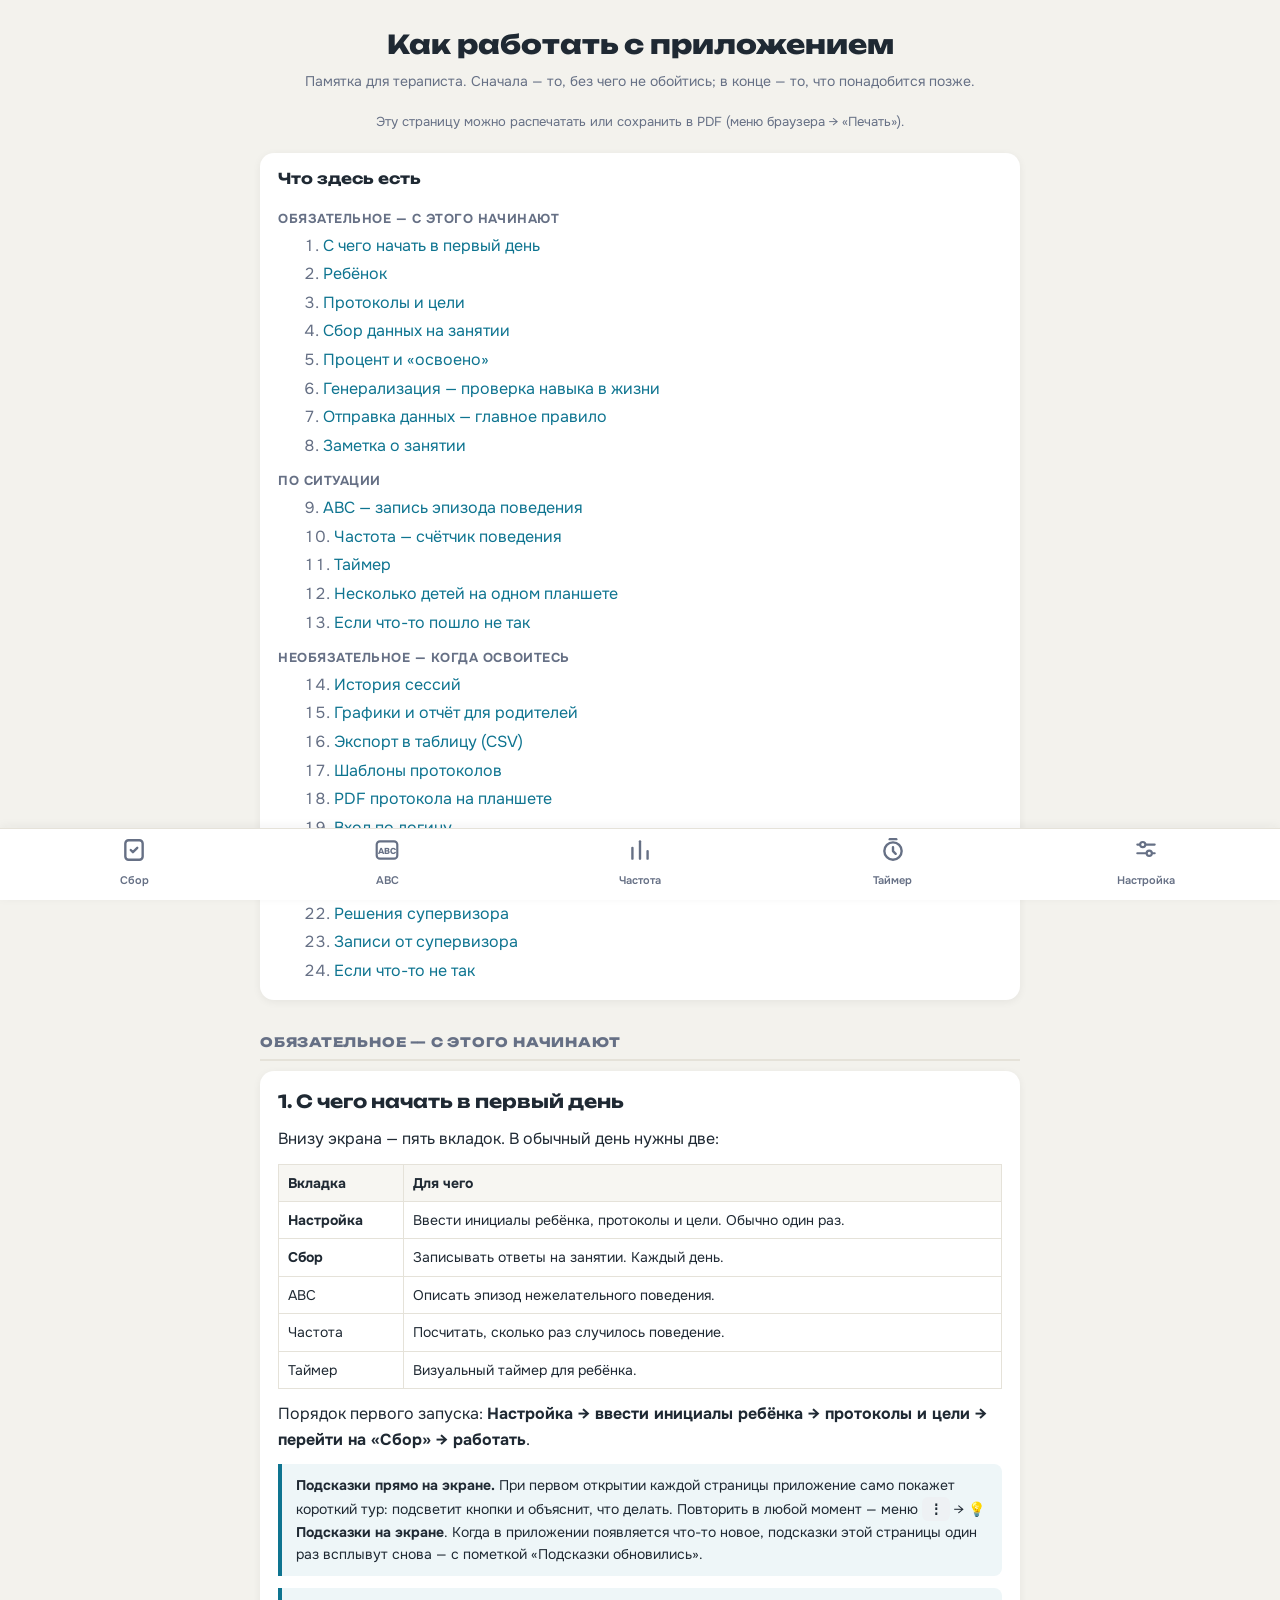
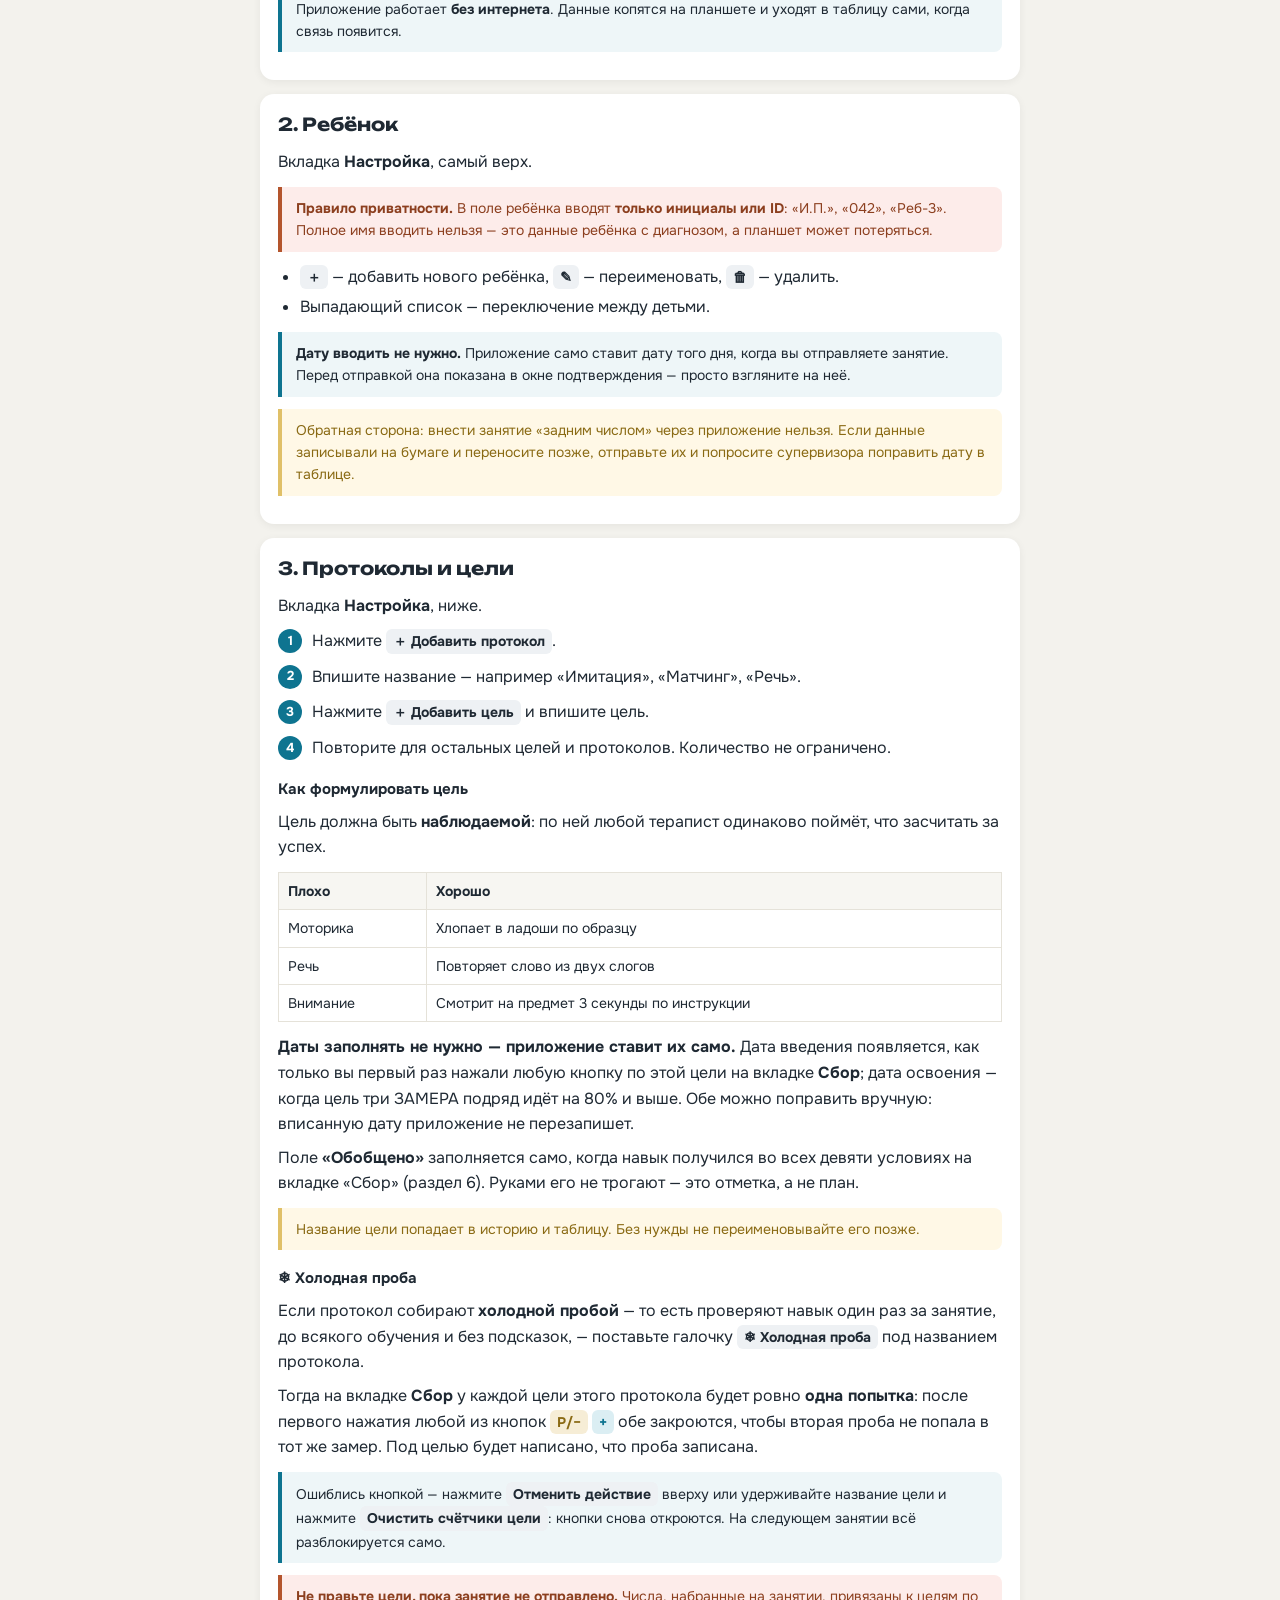
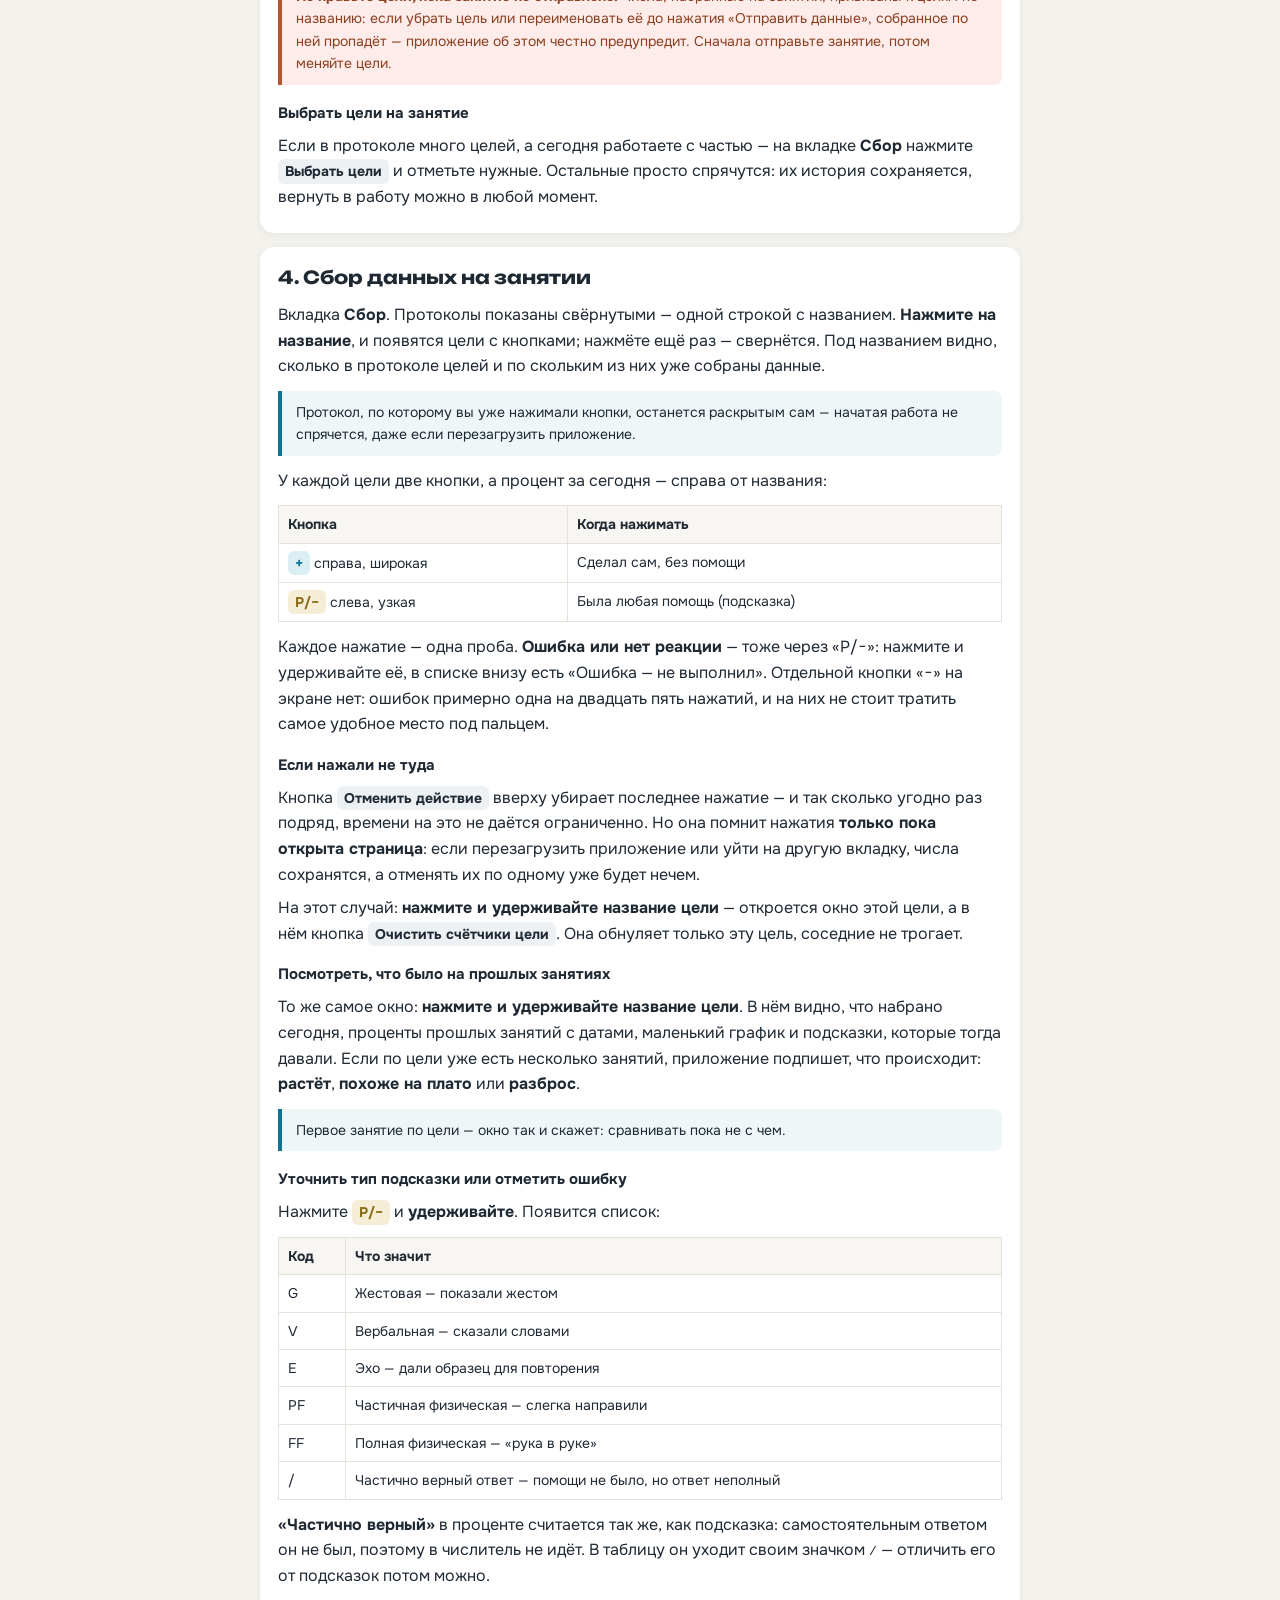
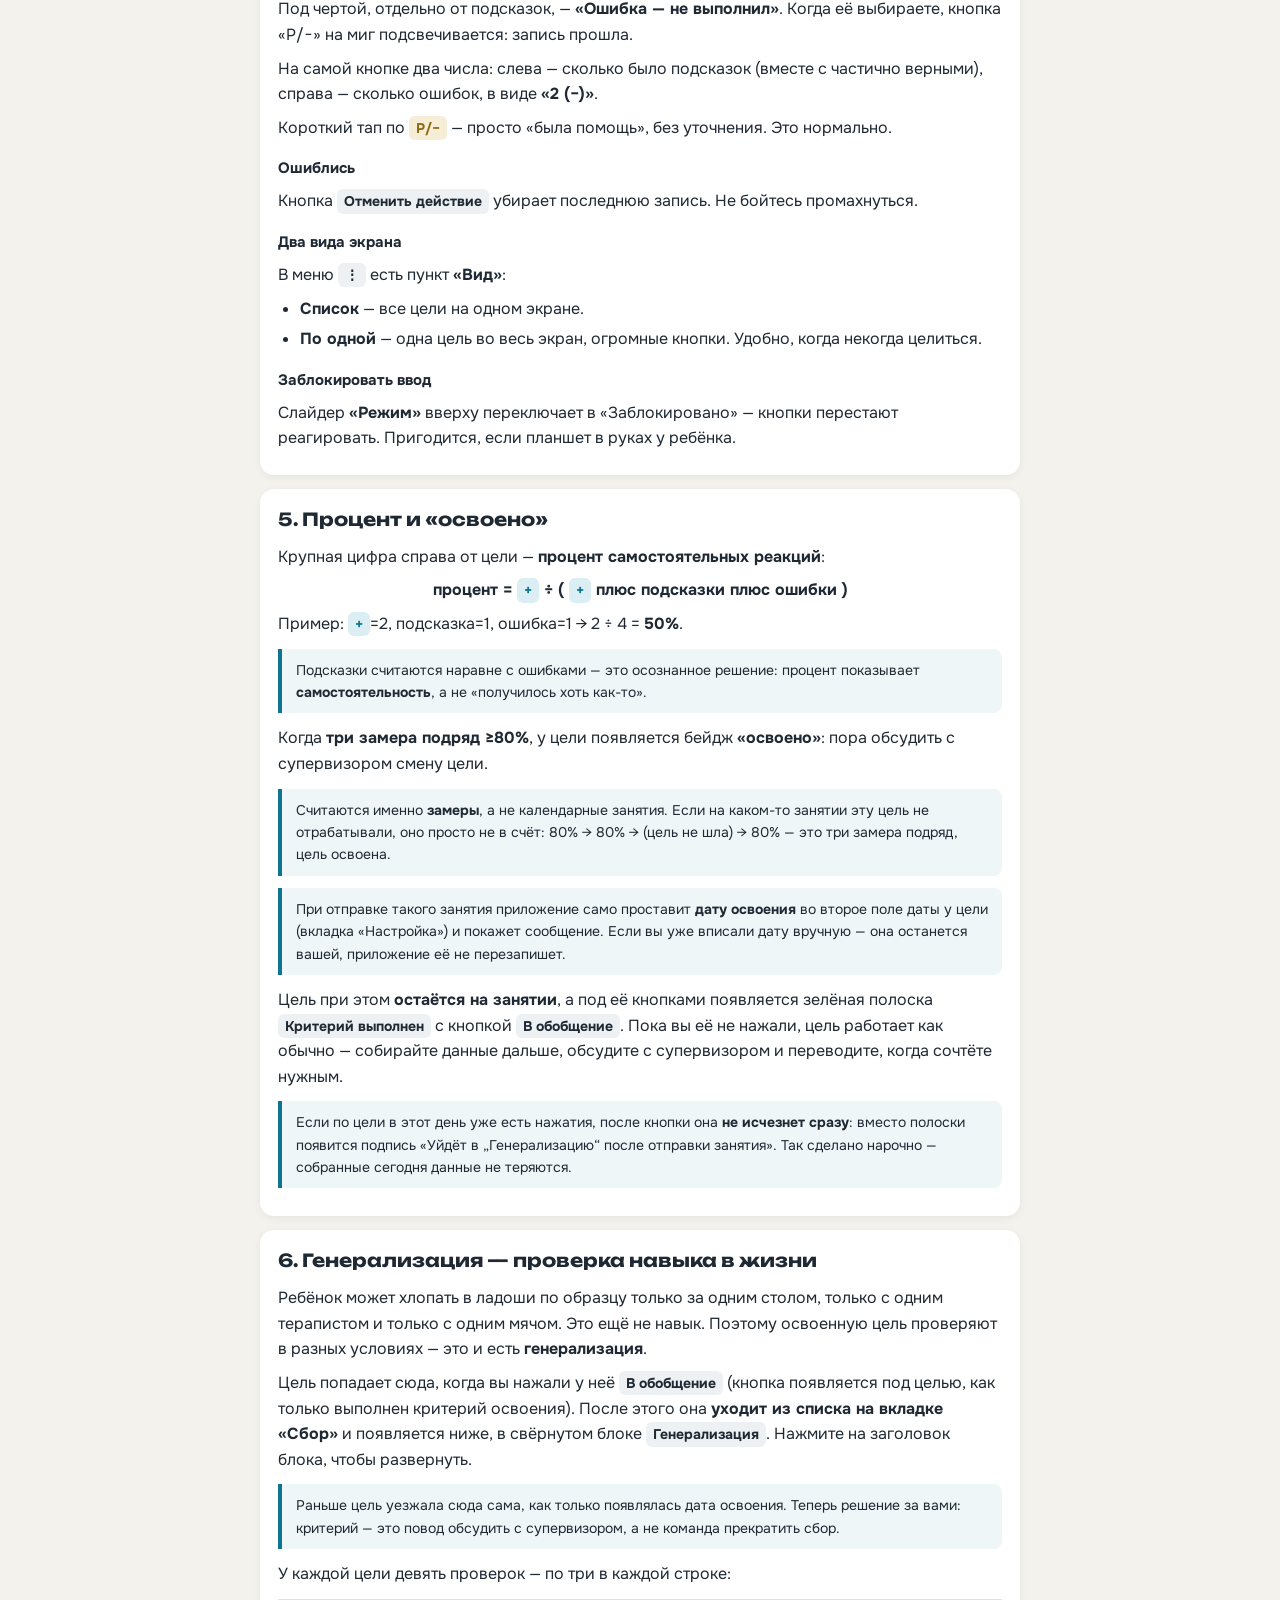
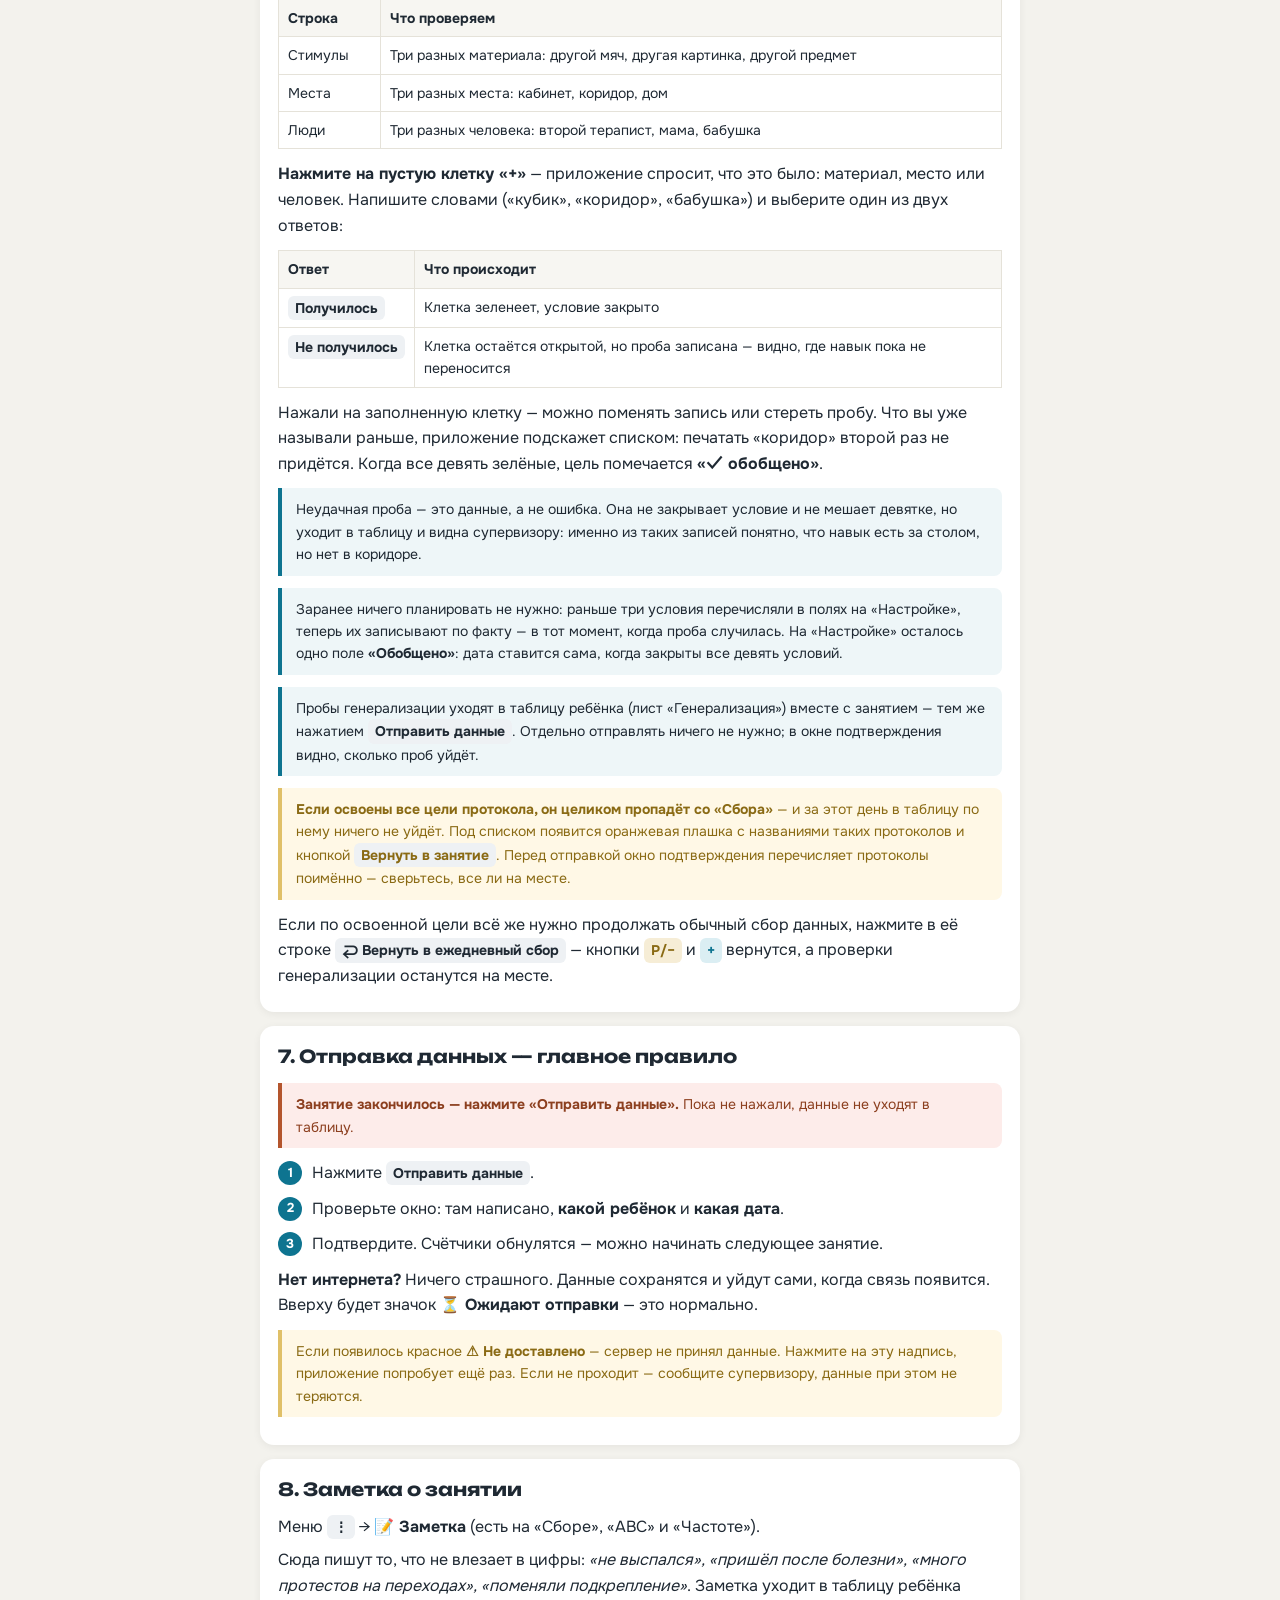
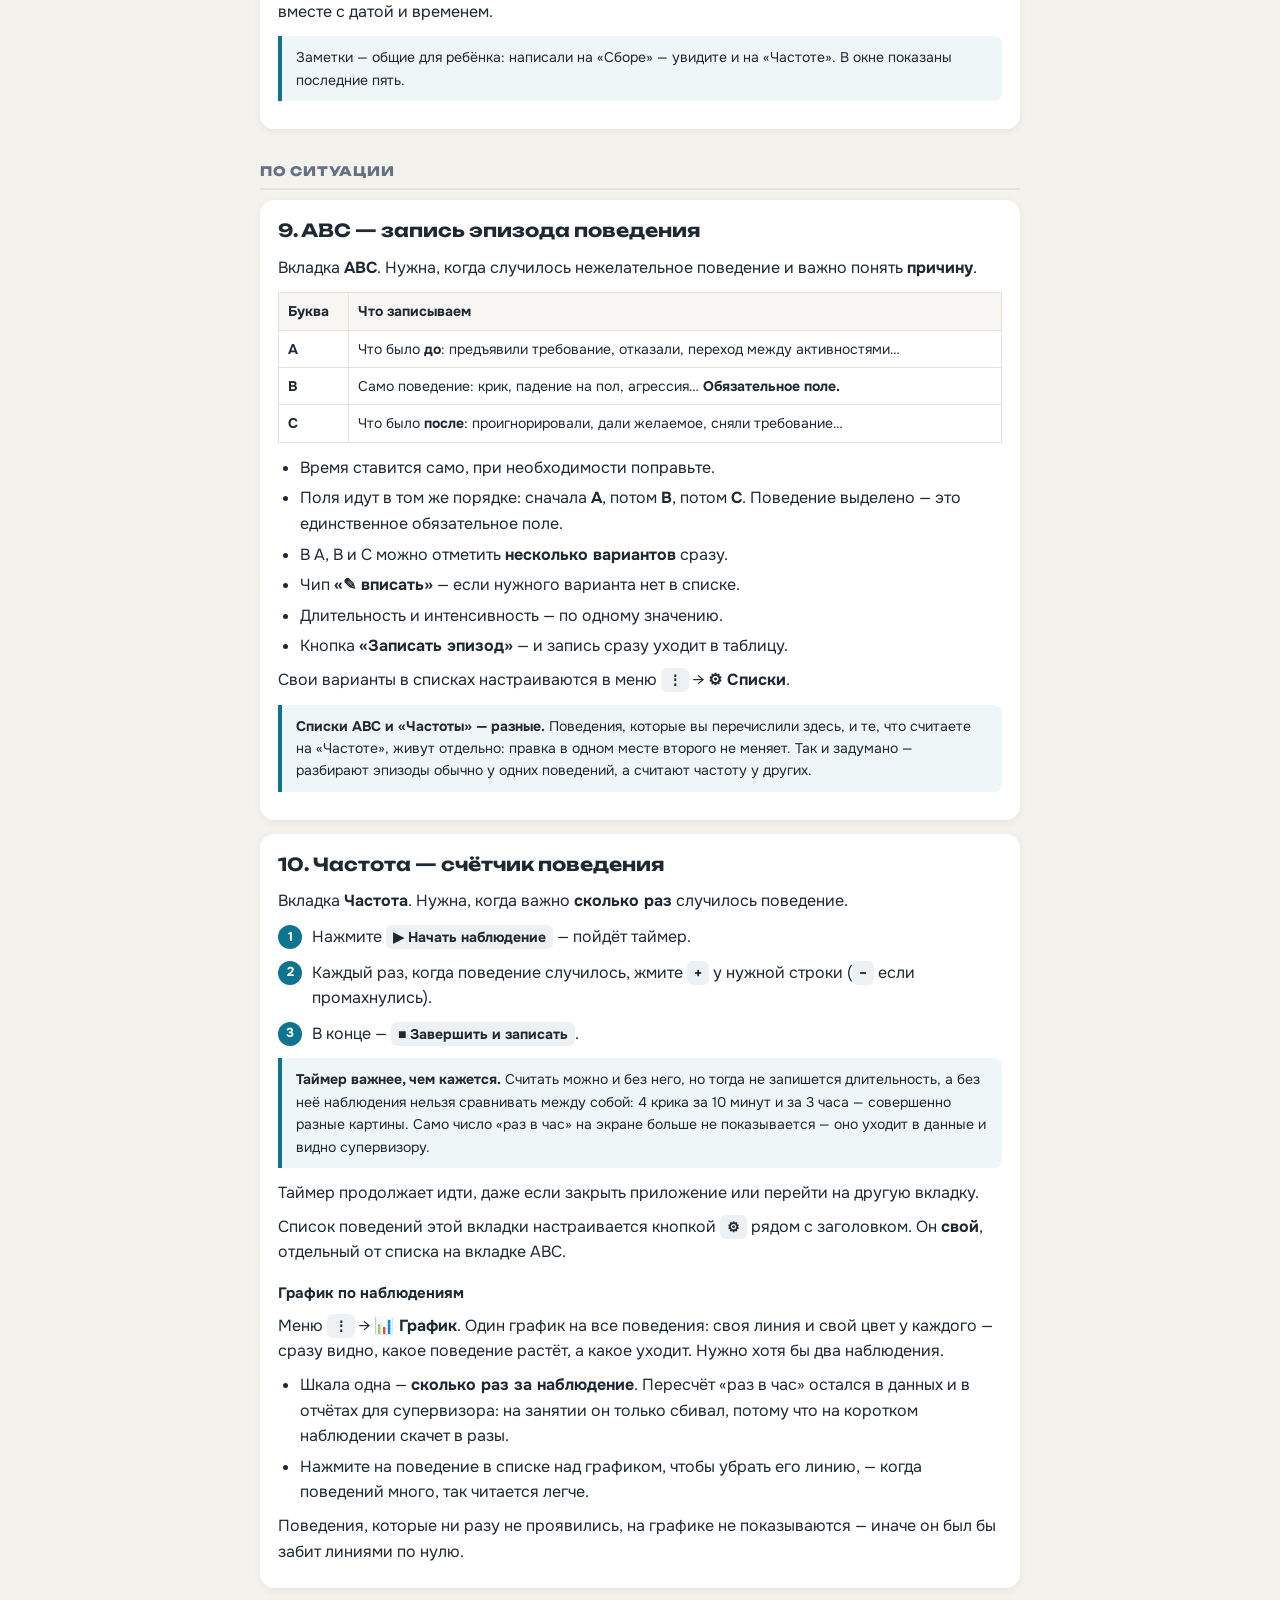
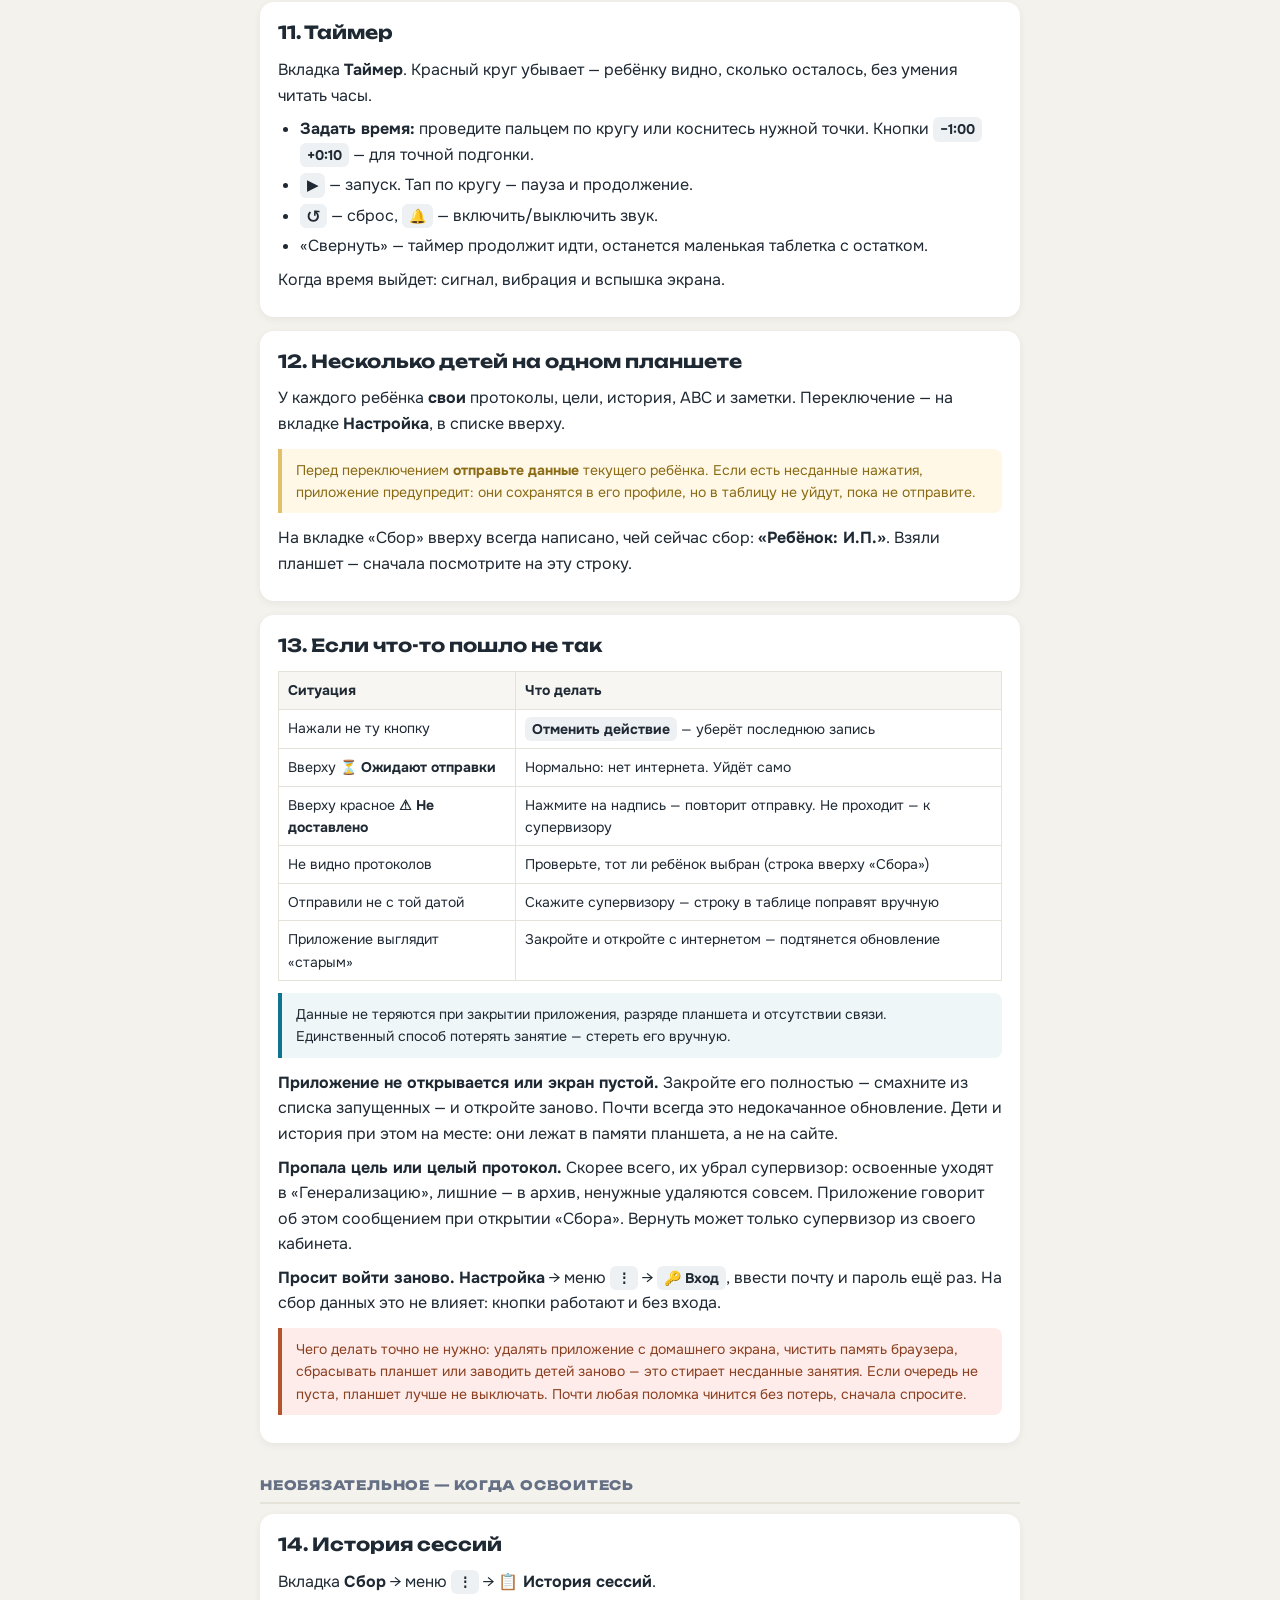
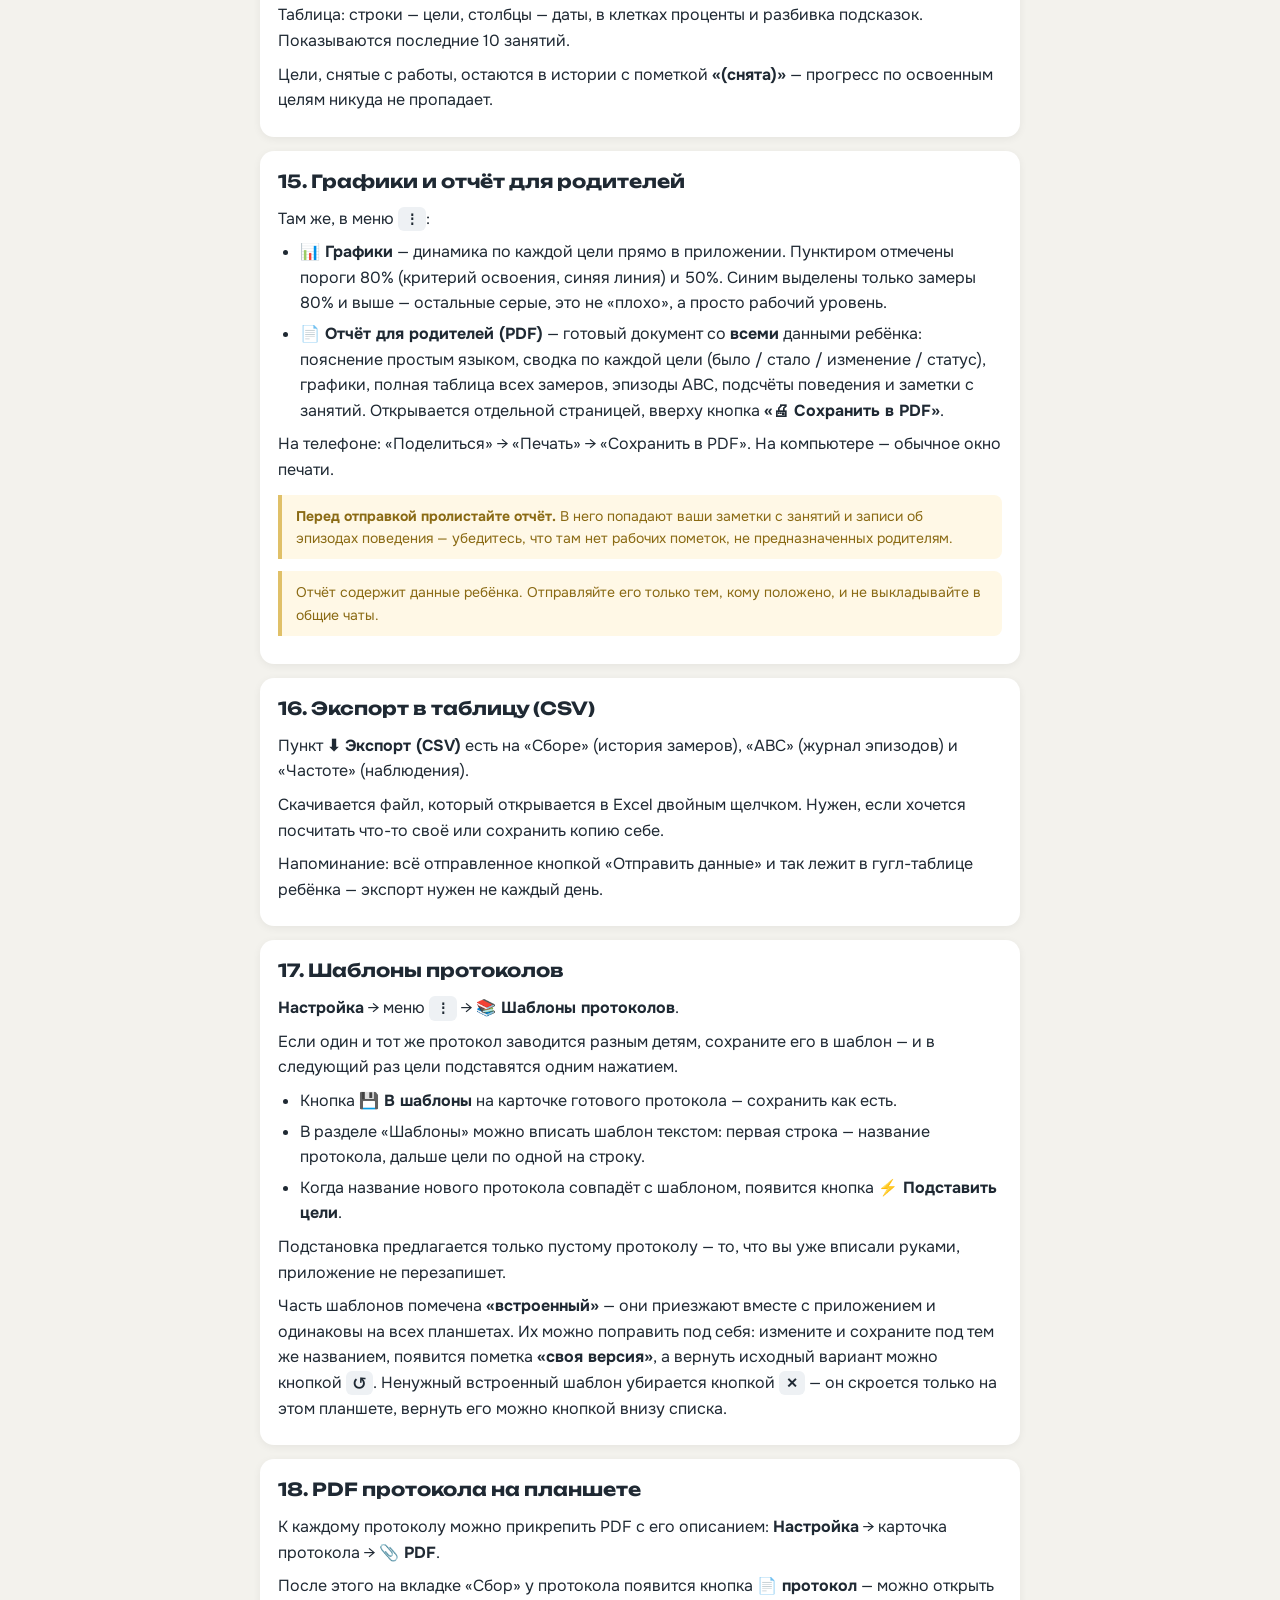
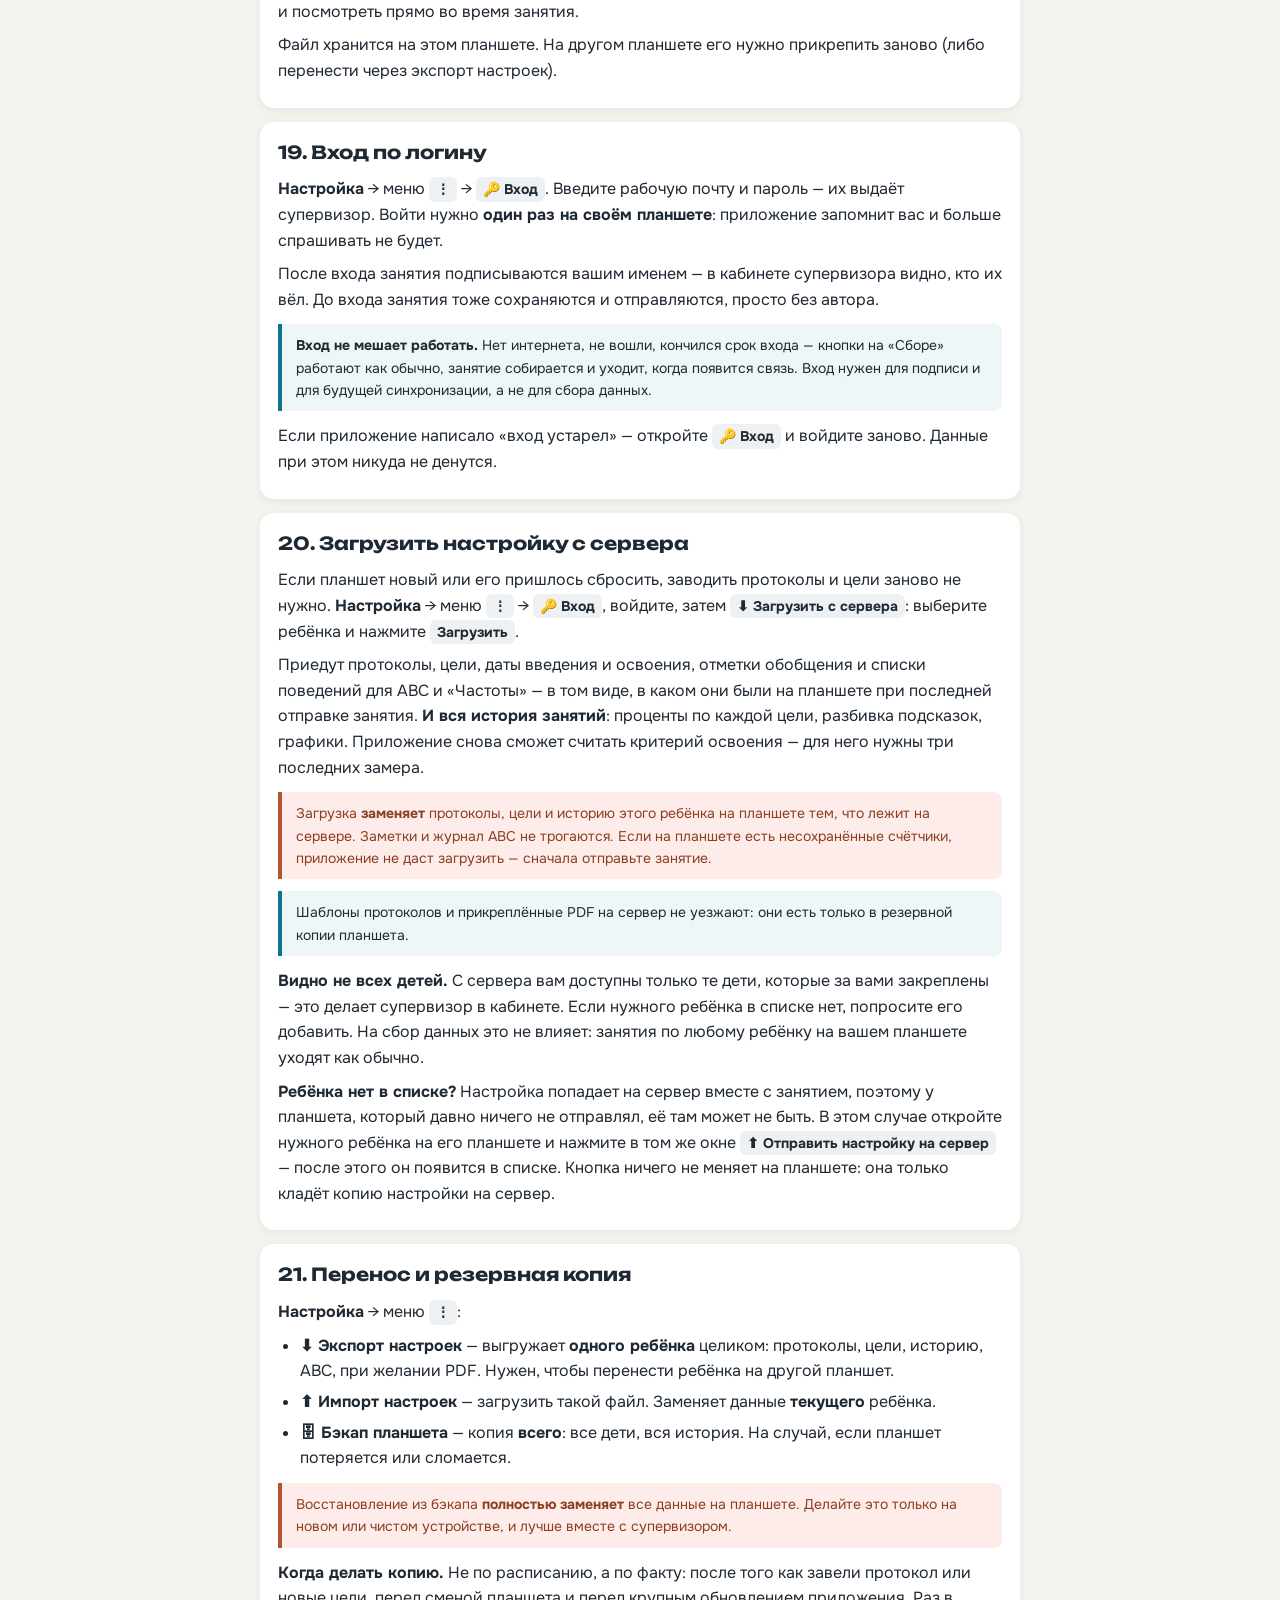
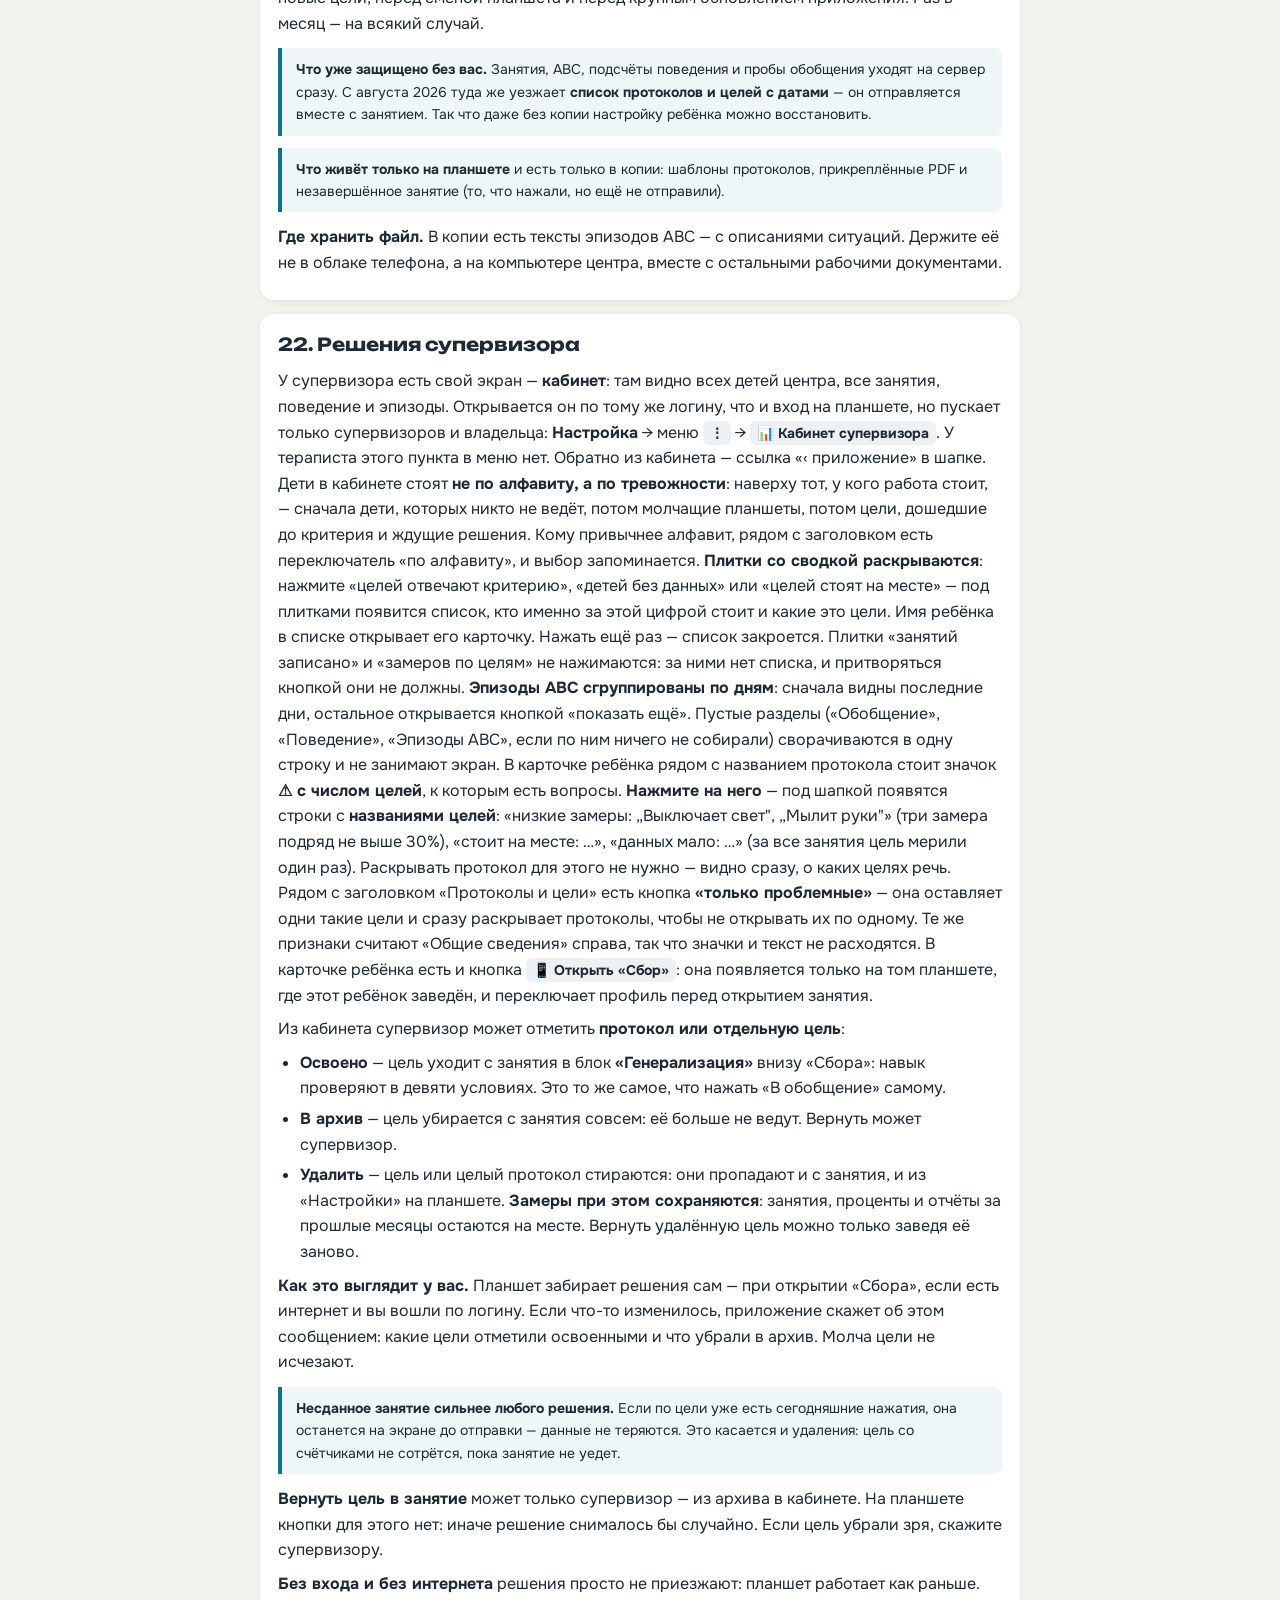
<file: guide.html>
<!DOCTYPE html>
<html lang="ru">
<head>
  <meta charset="UTF-8" />
  <meta name="viewport" content="width=device-width, initial-scale=1.0" />
  <title>Как работать с приложением — памятка</title>
  <link rel="manifest" href="manifest.json" />
  <meta name="theme-color" content="#0d6efd" />
  <link rel="apple-touch-icon" href="apple-touch-icon.png" />
  <style>
    @font-face {
      font-family: "Unbounded";
      src: url("fonts/Unbounded.woff2") format("woff2");
      font-weight: 400 900;
      font-display: swap;
    }

    @font-face {
      font-family: "Onest";
      src: url("fonts/Onest.woff2") format("woff2");
      font-weight: 300 800;
      font-display: swap;
    }

    :root {
      --bg: #f3f2ed;
      --card: #ffffff;
      --text: #1f2933;
      --muted: #667085;
      --accent: #0e7490;
      --line: #e5e2d9;
      --warn-bg: #fff8e6;
      --warn-line: #e0c068;
      --warn-ink: #8a6a14;
      --bad: #b4552d;
      --font-display: "Unbounded", system-ui, sans-serif;
      --font-body: "Onest", -apple-system, "Segoe UI", Roboto, sans-serif;
    }

    * { box-sizing: border-box; }

    body {
      margin: 0;
      padding: 16px;
      font-family: var(--font-body);
      color: var(--text);
      background: var(--bg);
      line-height: 1.6;
    }

    .page { max-width: 760px; margin: 0 auto; }

    h1 {
      font-family: var(--font-display);
      font-weight: 800;
      font-size: 26px;
      text-align: center;
      margin: 8px 0 4px;
    }

    .lead {
      text-align: center;
      color: var(--muted);
      font-size: 14px;
      margin-bottom: 20px;
    }

    /* Оглавление. */
    .toc {
      background: var(--card);
      border-radius: 14px;
      padding: 14px 18px;
      margin-bottom: 24px;
      box-shadow: 0 2px 8px rgba(0, 0, 0, 0.06);
    }

    .toc h2 {
      font-family: var(--font-display);
      font-size: 15px;
      margin: 0 0 8px;
    }

    /* Нумерацию ведём счётчиком: заголовки частей в неё не попадают,
       поэтому номера в оглавлении совпадают с номерами разделов. */
    .toc ol { margin: 0; padding-left: 26px; list-style: none; counter-reset: tocnum; }
    .toc li { margin: 3px 0; }
    .toc li:not(.toc-part) { counter-increment: tocnum; }
    .toc li:not(.toc-part)::before {
      content: counter(tocnum) ". ";
      color: var(--muted);
      font-variant-numeric: tabular-nums;
    }
    .toc a { color: var(--accent); text-decoration: none; }
    .toc .toc-part {
      margin-left: -26px;
      font-weight: 700;
      color: var(--muted);
      font-size: 13px;
      text-transform: uppercase;
      letter-spacing: 0.04em;
      padding-top: 10px;
    }

    /* Разделы. */
    .part-title {
      font-family: var(--font-display);
      font-size: 13px;
      font-weight: 800;
      color: var(--muted);
      text-transform: uppercase;
      letter-spacing: 0.06em;
      margin: 32px 0 10px;
      padding-bottom: 6px;
      border-bottom: 2px solid var(--line);
    }

    section {
      background: var(--card);
      border-radius: 14px;
      padding: 16px 18px;
      margin-bottom: 14px;
      box-shadow: 0 2px 8px rgba(0, 0, 0, 0.06);
    }

    section h2 {
      font-family: var(--font-display);
      font-size: 18px;
      font-weight: 700;
      margin: 0 0 10px;
    }

    section h3 {
      font-size: 15px;
      margin: 16px 0 6px;
    }

    p { margin: 8px 0; }
    ul, ol { margin: 8px 0; padding-left: 22px; }
    li { margin: 5px 0; }

    /* Обозначение кнопок приложения прямо в тексте. */
    .key {
      display: inline-block;
      background: #eef1f4;
      border-radius: 6px;
      padding: 1px 7px;
      font-weight: 700;
      font-size: 14px;
      white-space: nowrap;
    }

    .key-plus { background: #dbeef3; color: #0e7490; }
    .key-minus { background: #ebedee; color: #4b5158; }
    .key-p { background: #f6edd6; color: #8a6a14; }

    .note {
      background: #eef6f8;
      border-left: 4px solid var(--accent);
      border-radius: 0 8px 8px 0;
      padding: 10px 14px;
      margin: 12px 0;
      font-size: 14px;
    }

    .warn {
      background: var(--warn-bg);
      border-left: 4px solid var(--warn-line);
      border-radius: 0 8px 8px 0;
      padding: 10px 14px;
      margin: 12px 0;
      font-size: 14px;
      color: var(--warn-ink);
    }

    .danger {
      background: #fdecea;
      border-left: 4px solid var(--bad);
      border-radius: 0 8px 8px 0;
      padding: 10px 14px;
      margin: 12px 0;
      font-size: 14px;
      color: #8c3f1f;
    }

    table {
      width: 100%;
      border-collapse: collapse;
      margin: 12px 0;
      font-size: 14px;
    }

    th, td {
      border: 1px solid var(--line);
      padding: 7px 9px;
      text-align: left;
      vertical-align: top;
    }

    th { background: #f7f6f2; font-weight: 700; }

    .steps { counter-reset: step; list-style: none; padding-left: 0; }
    .steps > li {
      counter-increment: step;
      position: relative;
      padding-left: 34px;
      margin: 10px 0;
    }
    .steps > li::before {
      content: counter(step);
      position: absolute;
      left: 0;
      top: 1px;
      width: 24px;
      height: 24px;
      border-radius: 50%;
      background: var(--accent);
      color: #fff;
      font-size: 13px;
      font-weight: 700;
      display: flex;
      align-items: center;
      justify-content: center;
    }

    .top-link {
      display: block;
      text-align: center;
      margin: 24px 0 8px;
      color: var(--muted);
      font-size: 13px;
      text-decoration: none;
    }

    .print-hint {
      text-align: center;
      font-size: 13px;
      color: var(--muted);
      margin-bottom: 20px;
    }

    /* Печать: без теней и лишних элементов, разделы не рвутся. */
    @media print {
      body { background: #fff; padding: 0; font-size: 12pt; }
      section { box-shadow: none; border: 1px solid #ddd; break-inside: avoid; }
      .toc { box-shadow: none; border: 1px solid #ddd; }
      .app-tabbar, .print-hint, .top-link, #aba-timer-pill { display: none !important; }
    }
  </style>
</head>
<body>
  <div class="page">
    <h1 id="top">Как работать с приложением</h1>
    <div class="lead">Памятка для тераписта. Сначала — то, без чего не обойтись; в конце — то, что понадобится позже.</div>
    <div class="print-hint">Эту страницу можно распечатать или сохранить в PDF (меню браузера → «Печать»).</div>

    <nav class="toc">
      <h2>Что здесь есть</h2>
      <ol>
        <li class="toc-part">Обязательное — с этого начинают</li>
        <li><a href="#start">С чего начать в первый день</a></li>
        <li><a href="#child">Ребёнок</a></li>
        <li><a href="#protocols">Протоколы и цели</a></li>
        <li><a href="#collect">Сбор данных на занятии</a></li>
        <li><a href="#percent">Процент и «освоено»</a></li>
        <li><a href="#general">Генерализация — проверка навыка в жизни</a></li>
        <li><a href="#send">Отправка данных — главное правило</a></li>
        <li><a href="#note">Заметка о занятии</a></li>
        <li class="toc-part">По ситуации</li>
        <li><a href="#abc">ABC — запись эпизода поведения</a></li>
        <li><a href="#freq">Частота — счётчик поведения</a></li>
        <li><a href="#timer">Таймер</a></li>
        <li><a href="#switch">Несколько детей на одном планшете</a></li>
        <li><a href="#trouble">Если что-то пошло не так</a></li>
        <li class="toc-part">Необязательное — когда освоитесь</li>
        <li><a href="#history">История сессий</a></li>
        <li><a href="#charts">Графики и отчёт для родителей</a></li>
        <li><a href="#export">Экспорт в таблицу (CSV)</a></li>
        <li><a href="#templates">Шаблоны протоколов</a></li>
        <li><a href="#pdf">PDF протокола на планшете</a></li>
        <li><a href="#login">Вход по логину</a></li>
        <li><a href="#sync">Загрузить настройку с сервера</a></li>
        <li><a href="#backup">Перенос и резервная копия</a></li>
        <li><a href="#decisions">Решения супервизора</a></li>
        <li><a href="#talk">Записи от супервизора</a></li>
        <li><a href="#trouble">Если что-то не так</a></li>
      </ol>
    </nav>

    <!-- ================= ОБЯЗАТЕЛЬНОЕ ================= -->
    <div class="part-title">Обязательное — с этого начинают</div>

    <section id="start">
      <h2>1. С чего начать в первый день</h2>
      <p>Внизу экрана — пять вкладок. В обычный день нужны две:</p>
      <table>
        <tr><th>Вкладка</th><th>Для чего</th></tr>
        <tr><td><b>Настройка</b></td><td>Ввести инициалы ребёнка, протоколы и цели. Обычно один раз.</td></tr>
        <tr><td><b>Сбор</b></td><td>Записывать ответы на занятии. Каждый день.</td></tr>
        <tr><td>ABC</td><td>Описать эпизод нежелательного поведения.</td></tr>
        <tr><td>Частота</td><td>Посчитать, сколько раз случилось поведение.</td></tr>
        <tr><td>Таймер</td><td>Визуальный таймер для ребёнка.</td></tr>
      </table>
      <p>Порядок первого запуска: <b>Настройка → ввести инициалы ребёнка → протоколы и цели → перейти на «Сбор» → работать</b>.</p>
      <div class="note"><b>Подсказки прямо на экране.</b> При первом открытии каждой страницы приложение само покажет короткий тур: подсветит кнопки и объяснит, что делать. Повторить в любой момент — меню <span class="key">⋮</span> → <b>💡 Подсказки на экране</b>. Когда в приложении появляется что-то новое, подсказки этой страницы один раз всплывут снова — с пометкой «Подсказки обновились».</div>
      <div class="note">Приложение работает <b>без интернета</b>. Данные копятся на планшете и уходят в таблицу сами, когда связь появится.</div>
    </section>

    <section id="child">
      <h2>2. Ребёнок</h2>
      <p>Вкладка <b>Настройка</b>, самый верх.</p>
      <div class="danger">
        <b>Правило приватности.</b> В поле ребёнка вводят <b>только инициалы или ID</b>: «И.П.», «042», «Реб-3».
        Полное имя вводить нельзя — это данные ребёнка с диагнозом, а планшет может потеряться.
      </div>
      <ul>
        <li><span class="key">＋</span> — добавить нового ребёнка, <span class="key">✎</span> — переименовать, <span class="key">🗑</span> — удалить.</li>
        <li>Выпадающий список — переключение между детьми.</li>
      </ul>
      <div class="note"><b>Дату вводить не нужно.</b> Приложение само ставит дату того дня, когда вы отправляете занятие. Перед отправкой она показана в окне подтверждения — просто взгляните на неё.</div>
      <div class="warn">Обратная сторона: внести занятие «задним числом» через приложение нельзя. Если данные записывали на бумаге и переносите позже, отправьте их и попросите супервизора поправить дату в таблице.</div>
    </section>

    <section id="protocols">
      <h2>3. Протоколы и цели</h2>
      <p>Вкладка <b>Настройка</b>, ниже.</p>
      <ol class="steps">
        <li>Нажмите <span class="key">＋ Добавить протокол</span>.</li>
        <li>Впишите название — например «Имитация», «Матчинг», «Речь».</li>
        <li>Нажмите <span class="key">＋ Добавить цель</span> и впишите цель.</li>
        <li>Повторите для остальных целей и протоколов. Количество не ограничено.</li>
      </ol>
      <h3>Как формулировать цель</h3>
      <p>Цель должна быть <b>наблюдаемой</b>: по ней любой терапист одинаково поймёт, что засчитать за успех.</p>
      <table>
        <tr><th>Плохо</th><th>Хорошо</th></tr>
        <tr><td>Моторика</td><td>Хлопает в ладоши по образцу</td></tr>
        <tr><td>Речь</td><td>Повторяет слово из двух слогов</td></tr>
        <tr><td>Внимание</td><td>Смотрит на предмет 3 секунды по инструкции</td></tr>
      </table>
      <p><b>Даты заполнять не нужно — приложение ставит их само.</b> Дата введения появляется, как только вы первый раз нажали любую кнопку по этой цели на вкладке <b>Сбор</b>; дата освоения — когда цель три ЗАМЕРА подряд идёт на 80% и выше. Обе можно поправить вручную: вписанную дату приложение не перезапишет.</p>
      <p>Поле <b>«Обобщено»</b> заполняется само, когда навык получился во всех девяти условиях на вкладке «Сбор» (раздел 6). Руками его не трогают — это отметка, а не план.</p>
      <div class="warn">Название цели попадает в историю и таблицу. Без нужды не переименовывайте его позже.</div>
      <h3>❄ Холодная проба</h3>
      <p>Если протокол собирают <b>холодной пробой</b> — то есть проверяют навык один раз за занятие, до всякого обучения и без подсказок, — поставьте галочку <span class="key">❄ Холодная проба</span> под названием протокола.</p>
      <p>Тогда на вкладке <b>Сбор</b> у каждой цели этого протокола будет ровно <b>одна попытка</b>: после первого нажатия любой из кнопок <span class="key key-p">P/−</span> <span class="key key-plus">+</span> обе закроются, чтобы вторая проба не попала в тот же замер. Под целью будет написано, что проба записана.</p>
      <div class="note">Ошиблись кнопкой — нажмите <span class="key">Отменить действие</span> вверху или удерживайте название цели и нажмите <span class="key">Очистить счётчики цели</span>: кнопки снова откроются. На следующем занятии всё разблокируется само.</div>

      <div class="danger"><b>Не правьте цели, пока занятие не отправлено.</b> Числа, набранные на занятии, привязаны к целям по названию: если убрать цель или переименовать её до нажатия «Отправить данные», собранное по ней пропадёт — приложение об этом честно предупредит. Сначала отправьте занятие, потом меняйте цели.</div>

      <h3>Выбрать цели на занятие</h3>
      <p>Если в протоколе много целей, а сегодня работаете с частью — на вкладке <b>Сбор</b> нажмите <span class="key">Выбрать цели</span> и отметьте нужные. Остальные просто спрячутся: их история сохраняется, вернуть в работу можно в любой момент.</p>
    </section>

    <section id="collect">
      <h2>4. Сбор данных на занятии</h2>
      <p>Вкладка <b>Сбор</b>. Протоколы показаны свёрнутыми — одной строкой с названием. <b>Нажмите на название</b>, и появятся цели с кнопками; нажмёте ещё раз — свернётся. Под названием видно, сколько в протоколе целей и по скольким из них уже собраны данные.</p>
      <div class="note">Протокол, по которому вы уже нажимали кнопки, останется раскрытым сам — начатая работа не спрячется, даже если перезагрузить приложение.</div>
      <p>У каждой цели две кнопки, а процент за сегодня — справа от названия:</p>
      <table>
        <tr><th>Кнопка</th><th>Когда нажимать</th></tr>
        <tr><td><span class="key key-plus">+</span> справа, широкая</td><td>Сделал сам, без помощи</td></tr>
        <tr><td><span class="key key-p">P/−</span> слева, узкая</td><td>Была любая помощь (подсказка)</td></tr>
      </table>
      <p>Каждое нажатие — одна проба. <b>Ошибка или нет реакции</b> — тоже через «P/−»: нажмите и удерживайте её, в списке внизу есть «Ошибка — не выполнил». Отдельной кнопки «−» на экране нет: ошибок примерно одна на двадцать пять нажатий, и на них не стоит тратить самое удобное место под пальцем.</p>

      <h3>Если нажали не туда</h3>
      <p>Кнопка <span class="key">Отменить действие</span> вверху убирает последнее нажатие — и так сколько угодно раз подряд, времени на это не даётся ограниченно. Но она помнит нажатия <b>только пока открыта страница</b>: если перезагрузить приложение или уйти на другую вкладку, числа сохранятся, а отменять их по одному уже будет нечем.</p>
      <p>На этот случай: <b>нажмите и удерживайте название цели</b> — откроется окно этой цели, а в нём кнопка <span class="key">Очистить счётчики цели</span>. Она обнуляет только эту цель, соседние не трогает.</p>

      <h3>Посмотреть, что было на прошлых занятиях</h3>
      <p>То же самое окно: <b>нажмите и удерживайте название цели</b>. В нём видно, что набрано сегодня, проценты прошлых занятий с датами, маленький график и подсказки, которые тогда давали. Если по цели уже есть несколько занятий, приложение подпишет, что происходит: <b>растёт</b>, <b>похоже на плато</b> или <b>разброс</b>.</p>
      <div class="note">Первое занятие по цели — окно так и скажет: сравнивать пока не с чем.</div>

      <h3>Уточнить тип подсказки или отметить ошибку</h3>
      <p>Нажмите <span class="key key-p">P/−</span> и <b>удерживайте</b>. Появится список:</p>
      <table>
        <tr><th>Код</th><th>Что значит</th></tr>
        <tr><td>G</td><td>Жестовая — показали жестом</td></tr>
        <tr><td>V</td><td>Вербальная — сказали словами</td></tr>
        <tr><td>E</td><td>Эхо — дали образец для повторения</td></tr>
        <tr><td>PF</td><td>Частичная физическая — слегка направили</td></tr>
        <tr><td>FF</td><td>Полная физическая — «рука в руке»</td></tr>
        <tr><td>/</td><td>Частично верный ответ — помощи не было, но ответ неполный</td></tr>
      </table>
      <p><b>«Частично верный»</b> в проценте считается так же, как подсказка: самостоятельным ответом он не был, поэтому в числитель не идёт. В таблицу он уходит своим значком <code>/</code> — отличить его от подсказок потом можно.</p>
      <p>Под чертой, отдельно от подсказок, — <b>«Ошибка — не выполнил»</b>. Когда её выбираете, кнопка «P/−» на миг подсвечивается: запись прошла.</p>
      <p>На самой кнопке два числа: слева — сколько было подсказок (вместе с частично верными), справа — сколько ошибок, в виде <b>«2 (−)»</b>.</p>
      <p>Короткий тап по <span class="key key-p">P/−</span> — просто «была помощь», без уточнения. Это нормально.</p>

      <h3>Ошиблись</h3>
      <p>Кнопка <span class="key">Отменить действие</span> убирает последнюю запись. Не бойтесь промахнуться.</p>

      <h3>Два вида экрана</h3>
      <p>В меню <span class="key">⋮</span> есть пункт <b>«Вид»</b>:</p>
      <ul>
        <li><b>Список</b> — все цели на одном экране.</li>
        <li><b>По одной</b> — одна цель во весь экран, огромные кнопки. Удобно, когда некогда целиться.</li>
      </ul>

      <h3>Заблокировать ввод</h3>
      <p>Слайдер <b>«Режим»</b> вверху переключает в «Заблокировано» — кнопки перестают реагировать. Пригодится, если планшет в руках у ребёнка.</p>
    </section>

    <section id="percent">
      <h2>5. Процент и «освоено»</h2>
      <p>Крупная цифра справа от цели — <b>процент самостоятельных реакций</b>:</p>
      <p style="text-align:center;font-weight:700;">процент = <span class="key key-plus">+</span> ÷ ( <span class="key key-plus">+</span> плюс подсказки плюс ошибки )</p>
      <p>Пример: <span class="key key-plus">+</span>=2, подсказка=1, ошибка=1 → 2 ÷ 4 = <b>50%</b>.</p>
      <div class="note">Подсказки считаются наравне с ошибками — это осознанное решение: процент показывает <b>самостоятельность</b>, а не «получилось хоть как-то».</div>
      <p>Когда <b>три замера подряд ≥80%</b>, у цели появляется бейдж <b>«освоено»</b>: пора обсудить с супервизором смену цели.</p>
      <div class="note">Считаются именно <b>замеры</b>, а не календарные занятия. Если на каком-то занятии эту цель не отрабатывали, оно просто не в счёт: 80% → 80% → (цель не шла) → 80% — это три замера подряд, цель освоена.</div>
      <div class="note">При отправке такого занятия приложение само проставит <b>дату освоения</b> во второе поле даты у цели (вкладка «Настройка») и покажет сообщение. Если вы уже вписали дату вручную — она останется вашей, приложение её не перезапишет.</div>
      <p>Цель при этом <b>остаётся на занятии</b>, а под её кнопками появляется зелёная полоска <span class="key">Критерий выполнен</span> с кнопкой <span class="key">В обобщение</span>. Пока вы её не нажали, цель работает как обычно — собирайте данные дальше, обсудите с супервизором и переводите, когда сочтёте нужным.</p>
      <div class="note">Если по цели в этот день уже есть нажатия, после кнопки она <b>не исчезнет сразу</b>: вместо полоски появится подпись «Уйдёт в „Генерализацию“ после отправки занятия». Так сделано нарочно — собранные сегодня данные не теряются.</div>
    </section>

    <section id="general">
      <h2>6. Генерализация — проверка навыка в жизни</h2>
      <p>Ребёнок может хлопать в ладоши по образцу только за одним столом, только с одним терапистом и только с одним мячом. Это ещё не навык. Поэтому освоенную цель проверяют в разных условиях — это и есть <b>генерализация</b>.</p>
      <p>Цель попадает сюда, когда вы нажали у неё <span class="key">В обобщение</span> (кнопка появляется под целью, как только выполнен критерий освоения). После этого она <b>уходит из списка на вкладке «Сбор»</b> и появляется ниже, в свёрнутом блоке <span class="key">Генерализация</span>. Нажмите на заголовок блока, чтобы развернуть.</p>
      <div class="note">Раньше цель уезжала сюда сама, как только появлялась дата освоения. Теперь решение за вами: критерий — это повод обсудить с супервизором, а не команда прекратить сбор.</div>
      <p>У каждой цели девять проверок — по три в каждой строке:</p>
      <table>
        <tr><th>Строка</th><th>Что проверяем</th></tr>
        <tr><td>Стимулы</td><td>Три разных материала: другой мяч, другая картинка, другой предмет</td></tr>
        <tr><td>Места</td><td>Три разных места: кабинет, коридор, дом</td></tr>
        <tr><td>Люди</td><td>Три разных человека: второй терапист, мама, бабушка</td></tr>
      </table>
      <p><b>Нажмите на пустую клетку «+»</b> — приложение спросит, что это было: материал, место или человек. Напишите словами («кубик», «коридор», «бабушка») и выберите один из двух ответов:</p>
      <table>
        <tr><th>Ответ</th><th>Что происходит</th></tr>
        <tr><td><span class="key">Получилось</span></td><td>Клетка зеленеет, условие закрыто</td></tr>
        <tr><td><span class="key">Не получилось</span></td><td>Клетка остаётся открытой, но проба записана — видно, где навык пока не переносится</td></tr>
      </table>
      <p>Нажали на заполненную клетку — можно поменять запись или стереть пробу. Что вы уже называли раньше, приложение подскажет списком: печатать «коридор» второй раз не придётся. Когда все девять зелёные, цель помечается <b>«✓ обобщено»</b>.</p>
      <div class="note">Неудачная проба — это данные, а не ошибка. Она не закрывает условие и не мешает девятке, но уходит в таблицу и видна супервизору: именно из таких записей понятно, что навык есть за столом, но нет в коридоре.</div>
      <div class="note">Заранее ничего планировать не нужно: раньше три условия перечисляли в полях на «Настройке», теперь их записывают по факту — в тот момент, когда проба случилась. На «Настройке» осталось одно поле <b>«Обобщено»</b>: дата ставится сама, когда закрыты все девять условий.</div>
      <div class="note">Пробы генерализации уходят в таблицу ребёнка (лист «Генерализация») вместе с занятием — тем же нажатием <span class="key">Отправить данные</span>. Отдельно отправлять ничего не нужно; в окне подтверждения видно, сколько проб уйдёт.</div>
      <div class="warn"><b>Если освоены все цели протокола, он целиком пропадёт со «Сбора»</b> — и за этот день в таблицу по нему ничего не уйдёт. Под списком появится оранжевая плашка с названиями таких протоколов и кнопкой <span class="key">Вернуть в занятие</span>. Перед отправкой окно подтверждения перечисляет протоколы поимённо — сверьтесь, все ли на месте.</div>
      <p>Если по освоенной цели всё же нужно продолжать обычный сбор данных, нажмите в её строке <span class="key">↩ Вернуть в ежедневный сбор</span> — кнопки <span class="key key-p">P/−</span> и <span class="key key-plus">+</span> вернутся, а проверки генерализации останутся на месте.</p>
    </section>

    <section id="send">
      <h2>7. Отправка данных — главное правило</h2>
      <div class="danger"><b>Занятие закончилось — нажмите «Отправить данные».</b> Пока не нажали, данные не уходят в таблицу.</div>
      <ol class="steps">
        <li>Нажмите <span class="key">Отправить данные</span>.</li>
        <li>Проверьте окно: там написано, <b>какой ребёнок</b> и <b>какая дата</b>.</li>
        <li>Подтвердите. Счётчики обнулятся — можно начинать следующее занятие.</li>
      </ol>
      <p><b>Нет интернета?</b> Ничего страшного. Данные сохранятся и уйдут сами, когда связь появится. Вверху будет значок <b>⏳ Ожидают отправки</b> — это нормально.</p>
      <div class="warn">Если появилось красное <b>⚠ Не доставлено</b> — сервер не принял данные. Нажмите на эту надпись, приложение попробует ещё раз. Если не проходит — сообщите супервизору, данные при этом не теряются.</div>
    </section>

    <section id="note">
      <h2>8. Заметка о занятии</h2>
      <p>Меню <span class="key">⋮</span> → <b>📝 Заметка</b> (есть на «Сборе», «ABC» и «Частоте»).</p>
      <p>Сюда пишут то, что не влезает в цифры: <i>«не выспался», «пришёл после болезни», «много протестов на переходах», «поменяли подкрепление»</i>. Заметка уходит в таблицу ребёнка вместе с датой и временем.</p>
      <div class="note">Заметки — общие для ребёнка: написали на «Сборе» — увидите и на «Частоте». В окне показаны последние пять.</div>
    </section>

    <!-- ================= ПО СИТУАЦИИ ================= -->
    <div class="part-title">По ситуации</div>

    <section id="abc">
      <h2>9. ABC — запись эпизода поведения</h2>
      <p>Вкладка <b>ABC</b>. Нужна, когда случилось нежелательное поведение и важно понять <b>причину</b>.</p>
      <table>
        <tr><th>Буква</th><th>Что записываем</th></tr>
        <tr><td><b>A</b></td><td>Что было <b>до</b>: предъявили требование, отказали, переход между активностями…</td></tr>
        <tr><td><b>B</b></td><td>Само поведение: крик, падение на пол, агрессия… <b>Обязательное поле.</b></td></tr>
        <tr><td><b>C</b></td><td>Что было <b>после</b>: проигнорировали, дали желаемое, сняли требование…</td></tr>
      </table>
      <ul>
        <li>Время ставится само, при необходимости поправьте.</li>
        <li>Поля идут в том же порядке: сначала <b>A</b>, потом <b>B</b>, потом <b>C</b>. Поведение выделено — это единственное обязательное поле.</li>
        <li>В A, B и C можно отметить <b>несколько вариантов</b> сразу.</li>
        <li>Чип <b>«✎ вписать»</b> — если нужного варианта нет в списке.</li>
        <li>Длительность и интенсивность — по одному значению.</li>
        <li>Кнопка <b>«Записать эпизод»</b> — и запись сразу уходит в таблицу.</li>
      </ul>
      <p>Свои варианты в списках настраиваются в меню <span class="key">⋮</span> → <b>⚙ Списки</b>.</p>
      <div class="note"><b>Списки ABC и «Частоты» — разные.</b> Поведения, которые вы перечислили здесь, и те, что считаете на «Частоте», живут отдельно: правка в одном месте второго не меняет. Так и задумано — разбирают эпизоды обычно у одних поведений, а считают частоту у других.</div>
    </section>

    <section id="freq">
      <h2>10. Частота — счётчик поведения</h2>
      <p>Вкладка <b>Частота</b>. Нужна, когда важно <b>сколько раз</b> случилось поведение.</p>
      <ol class="steps">
        <li>Нажмите <span class="key">▶ Начать наблюдение</span> — пойдёт таймер.</li>
        <li>Каждый раз, когда поведение случилось, жмите <span class="key">+</span> у нужной строки (<span class="key">−</span> если промахнулись).</li>
        <li>В конце — <span class="key">■ Завершить и записать</span>.</li>
      </ol>
      <div class="note"><b>Таймер важнее, чем кажется.</b> Считать можно и без него, но тогда не запишется длительность, а без неё наблюдения нельзя сравнивать между собой: 4 крика за 10 минут и за 3 часа — совершенно разные картины. Само число «раз в час» на экране больше не показывается — оно уходит в данные и видно супервизору.</div>
      <p>Таймер продолжает идти, даже если закрыть приложение или перейти на другую вкладку.</p>
      <p>Список поведений этой вкладки настраивается кнопкой <span class="key">⚙</span> рядом с заголовком. Он <b>свой</b>, отдельный от списка на вкладке ABC.</p>
      <h3>График по наблюдениям</h3>
      <p>Меню <span class="key">⋮</span> → <b>📊 График</b>. Один график на все поведения: своя линия и свой цвет у каждого — сразу видно, какое поведение растёт, а какое уходит. Нужно хотя бы два наблюдения.</p>
      <ul>
        <li>Шкала одна — <b>сколько раз за наблюдение</b>. Пересчёт «раз в час» остался в данных и в отчётах для супервизора: на занятии он только сбивал, потому что на коротком наблюдении скачет в разы.</li>
        <li>Нажмите на поведение в списке над графиком, чтобы убрать его линию, — когда поведений много, так читается легче.</li>
      </ul>
      <p>Поведения, которые ни разу не проявились, на графике не показываются — иначе он был бы забит линиями по нулю.</p>
    </section>

    <section id="timer">
      <h2>11. Таймер</h2>
      <p>Вкладка <b>Таймер</b>. Красный круг убывает — ребёнку видно, сколько осталось, без умения читать часы.</p>
      <ul>
        <li><b>Задать время:</b> проведите пальцем по кругу или коснитесь нужной точки. Кнопки <span class="key">−1:00</span> <span class="key">+0:10</span> — для точной подгонки.</li>
        <li><span class="key">▶</span> — запуск. Тап по кругу — пауза и продолжение.</li>
        <li><span class="key">↺</span> — сброс, <span class="key">🔔</span> — включить/выключить звук.</li>
        <li>«Свернуть» — таймер продолжит идти, останется маленькая таблетка с остатком.</li>
      </ul>
      <p>Когда время выйдет: сигнал, вибрация и вспышка экрана.</p>
    </section>

    <section id="switch">
      <h2>12. Несколько детей на одном планшете</h2>
      <p>У каждого ребёнка <b>свои</b> протоколы, цели, история, ABC и заметки. Переключение — на вкладке <b>Настройка</b>, в списке вверху.</p>
      <div class="warn">Перед переключением <b>отправьте данные</b> текущего ребёнка. Если есть несданные нажатия, приложение предупредит: они сохранятся в его профиле, но в таблицу не уйдут, пока не отправите.</div>
      <p>На вкладке «Сбор» вверху всегда написано, чей сейчас сбор: <b>«Ребёнок: И.П.»</b>. Взяли планшет — сначала посмотрите на эту строку.</p>
    </section>

    <section id="trouble">
      <h2>13. Если что-то пошло не так</h2>
      <table>
        <tr><th>Ситуация</th><th>Что делать</th></tr>
        <tr><td>Нажали не ту кнопку</td><td><span class="key">Отменить действие</span> — уберёт последнюю запись</td></tr>
        <tr><td>Вверху <b>⏳ Ожидают отправки</b></td><td>Нормально: нет интернета. Уйдёт само</td></tr>
        <tr><td>Вверху красное <b>⚠ Не доставлено</b></td><td>Нажмите на надпись — повторит отправку. Не проходит — к супервизору</td></tr>
        <tr><td>Не видно протоколов</td><td>Проверьте, тот ли ребёнок выбран (строка вверху «Сбора»)</td></tr>
        <tr><td>Отправили не с той датой</td><td>Скажите супервизору — строку в таблице поправят вручную</td></tr>
        <tr><td>Приложение выглядит «старым»</td><td>Закройте и откройте с интернетом — подтянется обновление</td></tr>
      </table>
      <div class="note">Данные не теряются при закрытии приложения, разряде планшета и отсутствии связи. Единственный способ потерять занятие — стереть его вручную.</div>

      <p><b>Приложение не открывается или экран пустой.</b> Закройте его полностью — смахните из списка запущенных — и откройте заново. Почти всегда это недокачанное обновление. Дети и история при этом на месте: они лежат в памяти планшета, а не на сайте.</p>

      <p><b>Пропала цель или целый протокол.</b> Скорее всего, их убрал супервизор: освоенные уходят в «Генерализацию», лишние — в архив, ненужные удаляются совсем. Приложение говорит об этом сообщением при открытии «Сбора». Вернуть может только супервизор из своего кабинета.</p>

      <p><b>Просит войти заново.</b> <b>Настройка</b> → меню <span class="key">⋮</span> → <span class="key">🔑 Вход</span>, ввести почту и пароль ещё раз. На сбор данных это не влияет: кнопки работают и без входа.</p>

      <div class="danger">Чего делать точно не нужно: удалять приложение с домашнего экрана, чистить память браузера, сбрасывать планшет или заводить детей заново — это стирает несданные занятия. Если очередь не пуста, планшет лучше не выключать. Почти любая поломка чинится без потерь, сначала спросите.</div>
    </section>

    <!-- ================= НЕОБЯЗАТЕЛЬНОЕ ================= -->
    <div class="part-title">Необязательное — когда освоитесь</div>

    <section id="history">
      <h2>14. История сессий</h2>
      <p>Вкладка <b>Сбор</b> → меню <span class="key">⋮</span> → <b>📋 История сессий</b>.</p>
      <p>Таблица: строки — цели, столбцы — даты, в клетках проценты и разбивка подсказок. Показываются последние 10 занятий.</p>
      <p>Цели, снятые с работы, остаются в истории с пометкой <b>«(снята)»</b> — прогресс по освоенным целям никуда не пропадает.</p>
    </section>

    <section id="charts">
      <h2>15. Графики и отчёт для родителей</h2>
      <p>Там же, в меню <span class="key">⋮</span>:</p>
      <ul>
        <li><b>📊 Графики</b> — динамика по каждой цели прямо в приложении. Пунктиром отмечены пороги 80% (критерий освоения, синяя линия) и 50%. Синим выделены только замеры 80% и выше — остальные серые, это не «плохо», а просто рабочий уровень.</li>
        <li><b>📄 Отчёт для родителей (PDF)</b> — готовый документ со <b>всеми</b> данными ребёнка: пояснение простым языком, сводка по каждой цели (было / стало / изменение / статус), графики, полная таблица всех замеров, эпизоды ABC, подсчёты поведения и заметки с занятий. Открывается отдельной страницей, вверху кнопка <b>«🖨 Сохранить в PDF»</b>.</li>
      </ul>
      <p>На телефоне: «Поделиться» → «Печать» → «Сохранить в PDF». На компьютере — обычное окно печати.</p>
      <div class="warn"><b>Перед отправкой пролистайте отчёт.</b> В него попадают ваши заметки с занятий и записи об эпизодах поведения — убедитесь, что там нет рабочих пометок, не предназначенных родителям.</div>
      <div class="warn">Отчёт содержит данные ребёнка. Отправляйте его только тем, кому положено, и не выкладывайте в общие чаты.</div>
    </section>

    <section id="export">
      <h2>16. Экспорт в таблицу (CSV)</h2>
      <p>Пункт <b>⬇ Экспорт (CSV)</b> есть на «Сборе» (история замеров), «ABC» (журнал эпизодов) и «Частоте» (наблюдения).</p>
      <p>Скачивается файл, который открывается в Excel двойным щелчком. Нужен, если хочется посчитать что-то своё или сохранить копию себе.</p>
      <p>Напоминание: всё отправленное кнопкой «Отправить данные» и так лежит в гугл-таблице ребёнка — экспорт нужен не каждый день.</p>
    </section>

    <section id="templates">
      <h2>17. Шаблоны протоколов</h2>
      <p><b>Настройка</b> → меню <span class="key">⋮</span> → <b>📚 Шаблоны протоколов</b>.</p>
      <p>Если один и тот же протокол заводится разным детям, сохраните его в шаблон — и в следующий раз цели подставятся одним нажатием.</p>
      <ul>
        <li>Кнопка <b>💾 В шаблоны</b> на карточке готового протокола — сохранить как есть.</li>
        <li>В разделе «Шаблоны» можно вписать шаблон текстом: первая строка — название протокола, дальше цели по одной на строку.</li>
        <li>Когда название нового протокола совпадёт с шаблоном, появится кнопка <b>⚡ Подставить цели</b>.</li>
      </ul>
      <p>Подстановка предлагается только пустому протоколу — то, что вы уже вписали руками, приложение не перезапишет.</p>
      <p>Часть шаблонов помечена <b>«встроенный»</b> — они приезжают вместе с приложением и одинаковы на всех планшетах. Их можно поправить под себя: измените и сохраните под тем же названием, появится пометка <b>«своя версия»</b>, а вернуть исходный вариант можно кнопкой <span class="key">↺</span>. Ненужный встроенный шаблон убирается кнопкой <span class="key">✕</span> — он скроется только на этом планшете, вернуть его можно кнопкой внизу списка.</p>
    </section>

    <section id="pdf">
      <h2>18. PDF протокола на планшете</h2>
      <p>К каждому протоколу можно прикрепить PDF с его описанием: <b>Настройка</b> → карточка протокола → <b>📎 PDF</b>.</p>
      <p>После этого на вкладке «Сбор» у протокола появится кнопка <b>📄 протокол</b> — можно открыть и посмотреть прямо во время занятия.</p>
      <p>Файл хранится на этом планшете. На другом планшете его нужно прикрепить заново (либо перенести через экспорт настроек).</p>
    </section>

    <section id="login">
      <h2>19. Вход по логину</h2>
      <p><b>Настройка</b> → меню <span class="key">⋮</span> → <span class="key">🔑 Вход</span>. Введите рабочую почту и пароль — их выдаёт супервизор. Войти нужно <b>один раз на своём планшете</b>: приложение запомнит вас и больше спрашивать не будет.</p>
      <p>После входа занятия подписываются вашим именем — в кабинете супервизора видно, кто их вёл. До входа занятия тоже сохраняются и отправляются, просто без автора.</p>
      <div class="note"><b>Вход не мешает работать.</b> Нет интернета, не вошли, кончился срок входа — кнопки на «Сборе» работают как обычно, занятие собирается и уходит, когда появится связь. Вход нужен для подписи и для будущей синхронизации, а не для сбора данных.</div>
      <p>Если приложение написало «вход устарел» — откройте <span class="key">🔑 Вход</span> и войдите заново. Данные при этом никуда не денутся.</p>

    </section>

    <section id="sync">
      <h2>20. Загрузить настройку с сервера</h2>
      <p>Если планшет новый или его пришлось сбросить, заводить протоколы и цели заново не нужно. <b>Настройка</b> → меню <span class="key">⋮</span> → <span class="key">🔑 Вход</span>, войдите, затем <span class="key">⬇ Загрузить с сервера</span>: выберите ребёнка и нажмите <span class="key">Загрузить</span>.</p>
      <p>Приедут протоколы, цели, даты введения и освоения, отметки обобщения и списки поведений для ABC и «Частоты» — в том виде, в каком они были на планшете при последней отправке занятия. <b>И вся история занятий</b>: проценты по каждой цели, разбивка подсказок, графики. Приложение снова сможет считать критерий освоения — для него нужны три последних замера.</p>
      <div class="danger">Загрузка <b>заменяет</b> протоколы, цели и историю этого ребёнка на планшете тем, что лежит на сервере. Заметки и журнал ABC не трогаются. Если на планшете есть несохранённые счётчики, приложение не даст загрузить — сначала отправьте занятие.</div>
      <div class="note">Шаблоны протоколов и прикреплённые PDF на сервер не уезжают: они есть только в резервной копии планшета.</div>
      <p><b>Видно не всех детей.</b> С сервера вам доступны только те дети, которые за вами закреплены — это делает супервизор в кабинете. Если нужного ребёнка в списке нет, попросите его добавить. На сбор данных это не влияет: занятия по любому ребёнку на вашем планшете уходят как обычно.</p>
      <p><b>Ребёнка нет в списке?</b> Настройка попадает на сервер вместе с занятием, поэтому у планшета, который давно ничего не отправлял, её там может не быть. В этом случае откройте нужного ребёнка на его планшете и нажмите в том же окне <span class="key">⬆ Отправить настройку на сервер</span> — после этого он появится в списке. Кнопка ничего не меняет на планшете: она только кладёт копию настройки на сервер.</p>

    </section>

    <section id="backup">
      <h2>21. Перенос и резервная копия</h2>
      <p><b>Настройка</b> → меню <span class="key">⋮</span>:</p>
      <ul>
        <li><b>⬇ Экспорт настроек</b> — выгружает <b>одного ребёнка</b> целиком: протоколы, цели, историю, ABC, при желании PDF. Нужен, чтобы перенести ребёнка на другой планшет.</li>
        <li><b>⬆ Импорт настроек</b> — загрузить такой файл. Заменяет данные <b>текущего</b> ребёнка.</li>
        <li><b>🗄 Бэкап планшета</b> — копия <b>всего</b>: все дети, вся история. На случай, если планшет потеряется или сломается.</li>
      </ul>
      <div class="danger">Восстановление из бэкапа <b>полностью заменяет</b> все данные на планшете. Делайте это только на новом или чистом устройстве, и лучше вместе с супервизором.</div>
      <p><b>Когда делать копию.</b> Не по расписанию, а по факту: после того как завели протокол или новые цели, перед сменой планшета и перед крупным обновлением приложения. Раз в месяц — на всякий случай.</p>
      <div class="note"><b>Что уже защищено без вас.</b> Занятия, ABC, подсчёты поведения и пробы обобщения уходят на сервер сразу. С августа 2026 туда же уезжает <b>список протоколов и целей с датами</b> — он отправляется вместе с занятием. Так что даже без копии настройку ребёнка можно восстановить.</div>
      <div class="note"><b>Что живёт только на планшете</b> и есть только в копии: шаблоны протоколов, прикреплённые PDF и незавершённое занятие (то, что нажали, но ещё не отправили).</div>
      <p><b>Где хранить файл.</b> В копии есть тексты эпизодов ABC — с описаниями ситуаций. Держите её не в облаке телефона, а на компьютере центра, вместе с остальными рабочими документами.</p>
    </section>

    <section id="decisions">
      <h2>22. Решения супервизора</h2>
      <p>У супервизора есть свой экран — <b>кабинет</b>: там видно всех детей центра, все занятия, поведение и эпизоды. Открывается он по тому же логину, что и вход на планшете, но пускает только супервизоров и владельца: <b>Настройка</b> → меню <span class="key">⋮</span> → <span class="key">📊 Кабинет супервизора</span>. У тераписта этого пункта в меню нет. Обратно из кабинета — ссылка «‹ приложение» в шапке. Дети в кабинете стоят <b>не по алфавиту, а по тревожности</b>: наверху тот, у кого работа стоит, — сначала дети, которых никто не ведёт, потом молчащие планшеты, потом цели, дошедшие до критерия и ждущие решения. Кому привычнее алфавит, рядом с заголовком есть переключатель «по алфавиту», и выбор запоминается. <b>Плитки со сводкой раскрываются</b>: нажмите «целей отвечают критерию», «детей без данных» или «целей стоят на месте» — под плитками появится список, кто именно за этой цифрой стоит и какие это цели. Имя ребёнка в списке открывает его карточку. Нажать ещё раз — список закроется. Плитки «занятий записано» и «замеров по целям» не нажимаются: за ними нет списка, и притворяться кнопкой они не должны. <b>Эпизоды ABC сгруппированы по дням</b>: сначала видны последние дни, остальное открывается кнопкой «показать ещё». Пустые разделы («Обобщение», «Поведение», «Эпизоды ABC», если по ним ничего не собирали) сворачиваются в одну строку и не занимают экран. В карточке ребёнка рядом с названием протокола стоит значок <b>⚠ с числом целей</b>, к которым есть вопросы. <b>Нажмите на него</b> — под шапкой появятся строки с <b>названиями целей</b>: «низкие замеры: „Выключает свет", „Мылит руки"» (три замера подряд не выше 30%), «стоит на месте: …», «данных мало: …» (за все занятия цель мерили один раз). Раскрывать протокол для этого не нужно — видно сразу, о каких целях речь. Рядом с заголовком «Протоколы и цели» есть кнопка <b>«только проблемные»</b> — она оставляет одни такие цели и сразу раскрывает протоколы, чтобы не открывать их по одному. Те же признаки считают «Общие сведения» справа, так что значки и текст не расходятся. В карточке ребёнка есть и кнопка <span class="key">📱 Открыть «Сбор»</span>: она появляется только на том планшете, где этот ребёнок заведён, и переключает профиль перед открытием занятия.</p>
      <p>Из кабинета супервизор может отметить <b>протокол или отдельную цель</b>:</p>
      <ul>
        <li><b>Освоено</b> — цель уходит с занятия в блок <b>«Генерализация»</b> внизу «Сбора»: навык проверяют в девяти условиях. Это то же самое, что нажать «В обобщение» самому.</li>
        <li><b>В архив</b> — цель убирается с занятия совсем: её больше не ведут. Вернуть может супервизор.</li>
        <li><b>Удалить</b> — цель или целый протокол стираются: они пропадают и с занятия, и из «Настройки» на планшете. <b>Замеры при этом сохраняются</b>: занятия, проценты и отчёты за прошлые месяцы остаются на месте. Вернуть удалённую цель можно только заведя её заново.</li>
      </ul>
      <p><b>Как это выглядит у вас.</b> Планшет забирает решения сам — при открытии «Сбора», если есть интернет и вы вошли по логину. Если что-то изменилось, приложение скажет об этом сообщением: какие цели отметили освоенными и что убрали в архив. Молча цели не исчезают.</p>
      <div class="note"><b>Несданное занятие сильнее любого решения.</b> Если по цели уже есть сегодняшние нажатия, она останется на экране до отправки — данные не теряются. Это касается и удаления: цель со счётчиками не сотрётся, пока занятие не уедет.</div>
      <p><b>Вернуть цель в занятие</b> может только супервизор — из архива в кабинете. На планшете кнопки для этого нет: иначе решение снималось бы случайно. Если цель убрали зря, скажите супервизору.</p>
      <p><b>Без входа и без интернета</b> решения просто не приезжают: планшет работает как раньше. Ничего не ломается, но и изменения вы увидите позже — когда войдёте и появится связь.</p>
    </section>


    <section id="talk">
      <h2>23. Записи от супервизора</h2>
      <p>Супервизор может написать вам про протокол — например, что попробовать с подсказкой. Это не чат: записи приходят, когда вы открываете «Сбор» с интернетом, и никуда не торопят.</p>
      <p><b>Как увидите.</b> Вверху «Сбора» появится полоска «Новое от супервизора» с перечнем протоколов. Нажмите <span class="key">Понятно</span> — полоска уйдёт, а сами записи останутся на месте.</p>
      <p><b>Где прочитать и ответить.</b> В шапке протокола появляется кнопка <span class="key">💬</span> с числом записей — нажмите её. Откроется окно с перепиской по этому протоколу и полем для ответа; ответ увидит супервизор в кабинете. Записи не про протокол — общие по ребёнку — собраны в блоке <span class="key">💬 Записи супервизора</span> вверху «Сбора».</p>
      <p><b>Чтобы отвечать, нужен вход</b> (<b>Настройка</b> → <span class="key">⋮</span> → <span class="key">🔑 Вход</span>): иначе запись будет без подписи и супервизор не поймёт, кто ответил. Читать записи можно и без входа, если они уже загрузились.</p>
      <div class="note">Записи хранятся на планшете, поэтому открываются и без интернета. Новые приходят при следующем открытии «Сбора» в сети — <b>срочное по-прежнему пишите в мессенджер</b>, здесь доставка может занять день.</div>
    </section>

    <section id="trouble">
      <h2>24. Если что-то не так</h2>
      <p>Короткий список на случай, когда приложение ведёт себя странно. <b>Главное: данные почти невозможно потерять.</b> Занятие лежит в планшете, пока не уйдёт на сервер; не ушло — ждёт очереди и уедет само.</p>
      <p><b>Приложение не открывается или экран пустой.</b> Закройте его полностью — смахните из списка запущенных — и откройте заново. Обычно это недокачанное обновление. Дети и история на месте: они в памяти планшета, а не на сайте.</p>
      <p><b>Внизу висит «не отправлено N».</b> Это очередь, и это нормально: нет интернета или сервер занят. Ничего делать не нужно. Нажмите на значок — приложение словами скажет, чего ждёт. <span class="key">Не удаляйте</span> приложение и не сбрасывайте планшет: очередь живёт внутри него.</p>
      <p><b>Пропала цель или протокол.</b> Скорее всего, их убрал супервизор: освоенные уходят в «Генерализацию», лишние в архив, ненужные удаляются. Приложение говорит об этом сообщением при открытии «Сбора». Вернуть может только супервизор.</p>
      <p><b>Видно не всех детей.</b> С сервера доступны только закреплённые за вами дети — это настраивает супервизор. На сбор данных не влияет: занятия по любому ребёнку на вашем планшете уходят как обычно.</p>
      <p><b>Просит войти заново.</b> <b>Настройка</b> → <span class="key">⋮</span> → <span class="key">🔑 Вход</span>, введите почту и пароль ещё раз. Занятия при этом никуда не деваются.</p>
      <div class="danger">Чего делать точно не нужно: удалять приложение, «чистить» память браузера, сбрасывать планшет, заводить детей заново. Всё это стирает несданные занятия. Сначала спросите — почти любая поломка чинится без потерь.</div>
    </section>

    <a class="top-link" href="#top">↑ Наверх</a>
  </div>

  <script>
    // Регистрация service worker для офлайн-работы (PWA).
    if ("serviceWorker" in navigator) {
      window.addEventListener("load", () => {
        navigator.serviceWorker.register("sw.js").catch(console.error);
      });
    }
  </script>
  <script src="timer.js"></script>
  <script src="tabbar.js"></script>
</body>
</html>
</file>
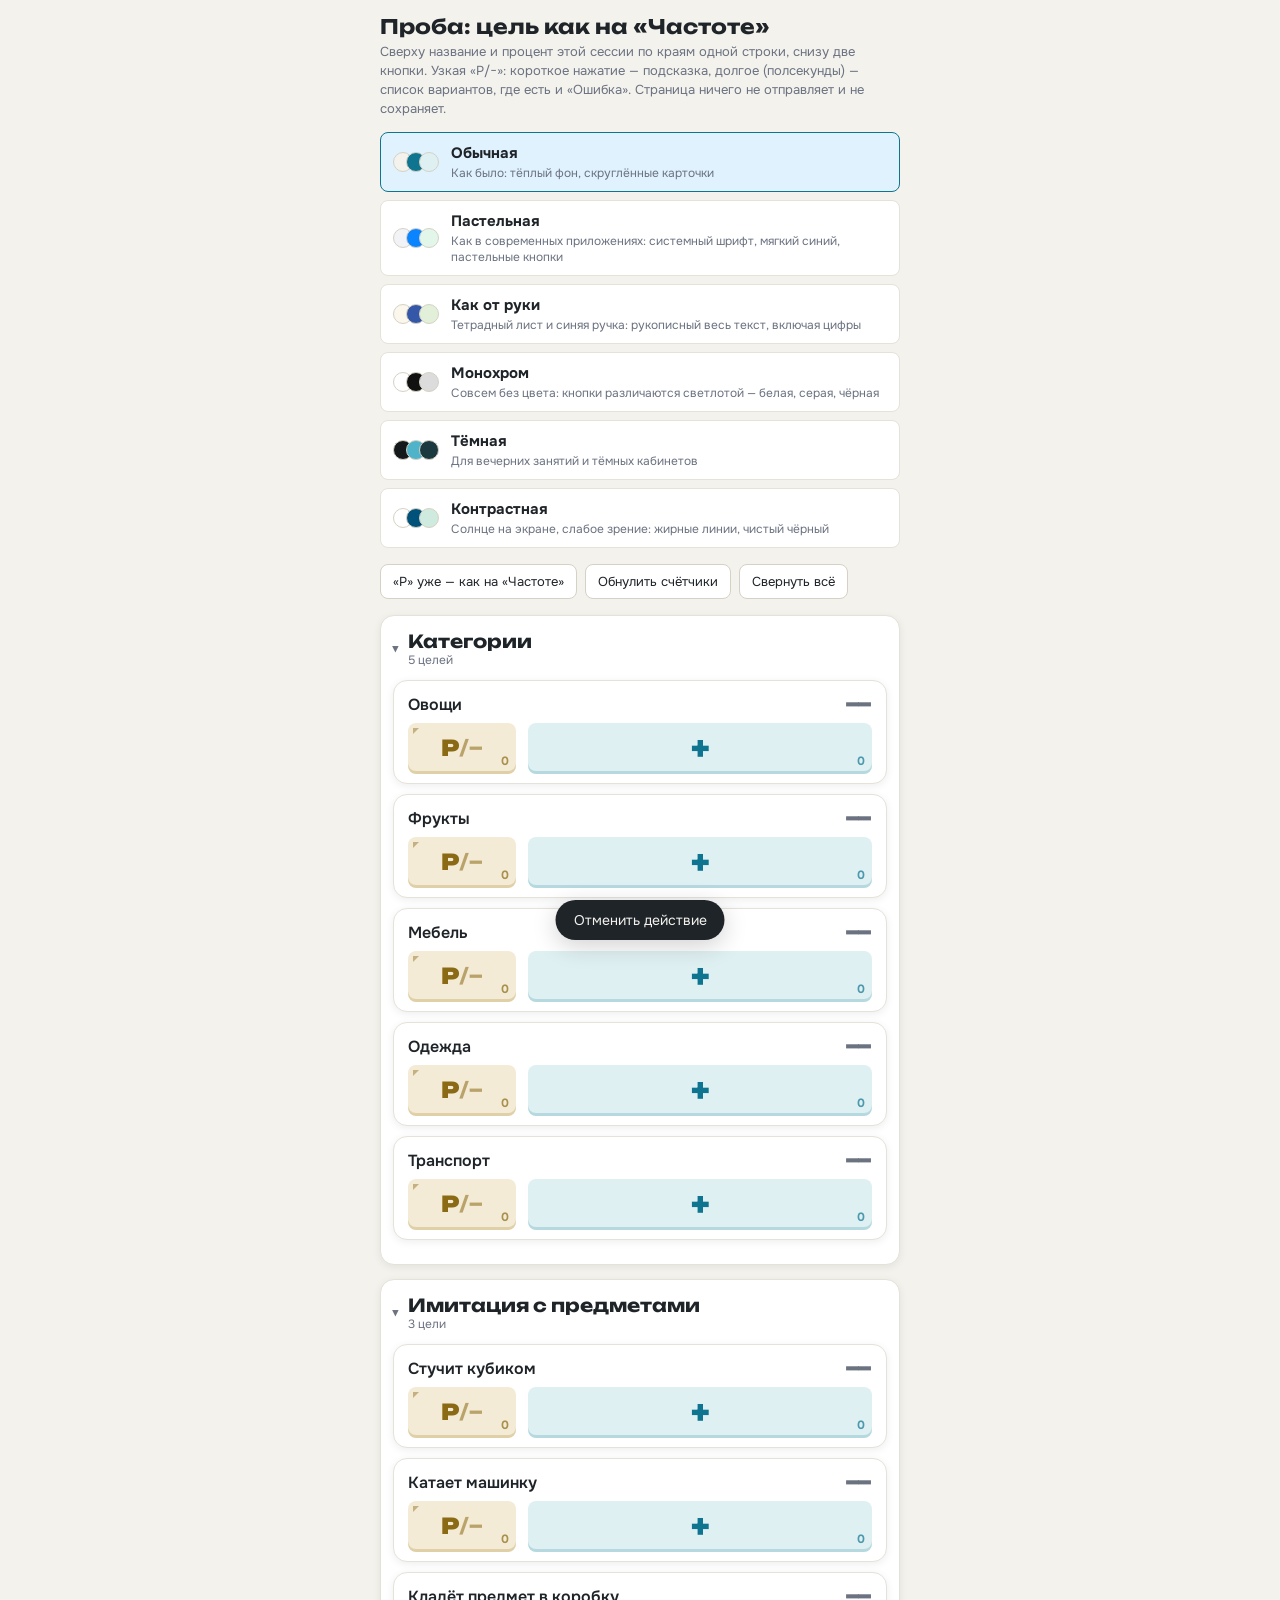
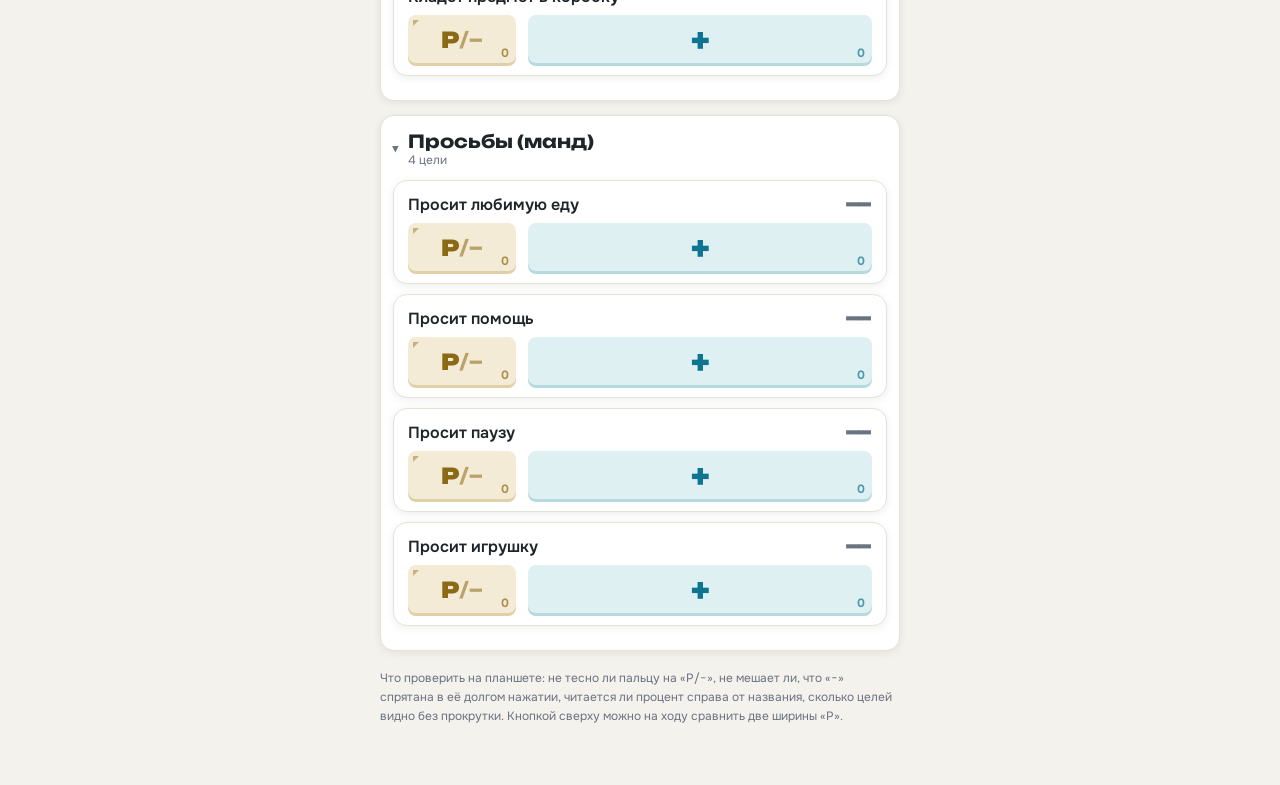
<file: layout_test.html>
<!DOCTYPE html>
<html lang="ru">
<head>
<meta charset="utf-8" />
<meta name="viewport" content="width=device-width, initial-scale=1, maximum-scale=1, viewport-fit=cover" />
<title>Проба оформления: цель как на «Частоте»</title>
<!-- ПРОБНАЯ СТРАНИЦА. Ничего не отправляет и ничего не сохраняет:
     счётчики живут в памяти вкладки и обнуляются при перезагрузке.
     В приложение не подключена, лежит рядом просто чтобы потрогать.

     Что пробуем: цель на «Сборе» устроена как карточка поведения на
     «Частоте» — сверху строка «название … процент», снизу две кнопки:
       • узкая слева «P/−» — короткое нажатие пишет обобщённую подсказку
         (как сейчас), долгое открывает варианты, среди которых и «Ошибка»;
       • широкая справа «+» — самостоятельный ответ.
     Отдельной «−» на экране нет, разбивки подсказок (P1, P4 …) под целью тоже.
     Оформление берём из theme.css — чтобы проба выглядела как настоящий экран. -->
<script src="theme.js"></script>
<link rel="stylesheet" href="theme.css" />
<style>
  /* Те же шрифты, что в приложении: файлы лежат в fonts/ рядом. */
  @font-face { font-family: "Unbounded"; src: url("fonts/Unbounded.woff2") format("woff2");
    font-weight: 400 900; font-display: swap; }
  @font-face { font-family: "Onest"; src: url("fonts/Onest.woff2") format("woff2");
    font-weight: 300 800; font-display: swap; }

  * { box-sizing: border-box; }
  body {
    margin: 0; padding: 14px 12px 48px;
    background: var(--bg); color: var(--text);
    font-family: var(--font-body); font-size: 15px;
    -webkit-text-size-adjust: 100%;
    --p-w: 108px;              /* ширина «P/−»; переключается кнопкой ниже */
  }
  body.narrow-p { --p-w: 76px; }   /* ровно как «−» на «Частоте» */
  .wrap { max-width: 520px; margin: 0 auto; }
  h1 { font-family: var(--font-display); font-size: 20px; margin: 0 0 4px; }
  .lead { color: var(--muted); font-size: 13px; margin: 0 0 14px; line-height: 1.45; }

  /* --- шапка протокола: как в приложении --- */
  .protocol-container {
    background: var(--card); border: 1px solid var(--line); border-radius: var(--radius);
    box-shadow: var(--shadow); padding: 14px 12px; margin-bottom: 14px;
  }
  .protocol-header { display: flex; align-items: center; justify-content: space-between; gap: 8px; }
  .proto-toggle {
    display: flex; align-items: center; gap: 8px; flex: 1; min-width: 0;
    background: none; border: none; padding: 0; text-align: left; cursor: pointer;
    color: inherit; font: inherit;
  }
  .proto-toggle h3 { font-family: var(--font-display); font-size: 18px; margin: 0; }
  .proto-summary { display: block; font-size: 12px; color: var(--muted); }
  .caret { color: var(--muted); font-size: 13px; transition: transform .15s; }
  .protocol-container.open .caret { transform: rotate(90deg); }
  .proto-body { margin-top: 12px; }
  .protocol-container:not(.open) .proto-body { display: none; }

  /* --- цель: та же сетка, что у карточки поведения на «Частоте» --- */
  .goal {
    display: grid; grid-template-columns: var(--p-w) 1fr auto;
    align-items: center; gap: 8px 12px;
    background: var(--card); border: 1px solid var(--line); border-radius: var(--radius);
    padding: 12px 14px; margin-bottom: 10px; box-shadow: var(--shadow);
    position: relative; overflow: hidden;
  }
  .goal.mastered::before {
    content: ""; position: absolute; left: 0; top: 0; bottom: 0; width: 4px; background: var(--mastered);
  }
  .goal-name {
    grid-column: 1 / 3; font-size: 16px; font-weight: 600; line-height: 1.35; word-break: break-word;
  }
  .badge {
    font-size: 10px; letter-spacing: .06em; text-transform: uppercase; font-weight: 700;
    color: var(--mastered); border: 1px solid var(--mastered-line); border-radius: 999px;
    padding: 1px 6px; margin-left: 6px; vertical-align: 2px; white-space: nowrap;
  }
  /* Процент — по правому краю той же строки, ровно там же, где на
     «Частоте» стоит число нажатий. */
  .goal-pct {
    grid-column: 3; justify-self: end;
    font-family: var(--font-display); font-size: 28px; font-weight: 900; line-height: 1;
    font-variant-numeric: tabular-nums; white-space: nowrap;
  }
  .goal-pct small { font-size: 14px; font-weight: 700; }
  .goal-pct.low { color: var(--low-ink); }
  .goal-pct.high { color: var(--mastered); }
  .goal-pct.empty { color: var(--muted); font-size: 22px; }

  .tap {
    grid-row: 2; position: relative; height: 48px; border: none; border-radius: var(--radius-sm);
    font-family: var(--font-display); font-weight: 900; cursor: pointer;
    touch-action: manipulation; -webkit-touch-callout: none;
    -webkit-user-select: none; user-select: none; -webkit-tap-highlight-color: transparent;
  }
  .tap:active { transform: translateY(var(--btn-lift)); box-shadow: none !important; }
  .tap em {
    position: absolute; right: 7px; bottom: 2px; font-style: normal;
    font-family: var(--font-body); font-size: 12px; font-weight: 700; opacity: .7;
  }
  /* «P/−»: узкая и спокойная, как «−» на «Частоте», но пишет подсказку. */
  .tap-p {
    grid-column: 1; font-size: 22px;
    background: var(--prompt); color: var(--prompt-ink);
    box-shadow: 0 var(--btn-lift) 0 var(--prompt-edge);
  }
  .tap-p .slash { opacity: .55; font-weight: 700; }
  /* Уголок — намёк, что под долгим нажатием есть варианты (и «Ошибка») */
  .tap-p::after {
    content: ""; position: absolute; left: 5px; top: 5px; width: 0; height: 0;
    border-left: 6px solid currentColor; border-bottom: 6px solid transparent; opacity: .45;
  }
  .tap-p.err-flash {
    background: var(--err); color: var(--err-ink); box-shadow: 0 var(--btn-lift) 0 var(--err-edge);
  }
  .tap-plus {
    grid-column: 2 / 4; width: 100%; font-size: var(--tap-font);
    background: var(--ok); color: var(--ok-ink); box-shadow: 0 var(--btn-lift) 0 var(--ok-edge);
  }

  /* --- лист выбора подсказки --- */
  .sheet-back {
    position: fixed; inset: 0; background: rgba(0,0,0,.35); display: none;
    align-items: flex-end; justify-content: center; z-index: 40;
  }
  .sheet-back.show { display: flex; }
  .sheet {
    width: 100%; max-width: 520px; background: var(--card); color: var(--text);
    border-radius: var(--radius) var(--radius) 0 0;
    padding: 16px 14px calc(16px + env(safe-area-inset-bottom)); box-shadow: var(--shadow-lg);
  }
  .sheet h3 { font-family: var(--font-display); font-size: 17px; margin: 0 0 2px; }
  .sheet .goal-of { font-size: 13px; color: var(--muted); margin: 0 0 12px; }
  .sheet button {
    display: block; width: 100%; margin-bottom: 8px; padding: 14px 12px; font-size: 16px;
    font-family: var(--font-body); border-radius: var(--radius-sm); cursor: pointer;
    border: 1px solid var(--line-strong); background: var(--soft); color: var(--soft-ink); text-align: left;
  }
  /* «Ошибка» — отдельной группой под чертой: это не вид подсказки,
     а другой исход. Заливка спокойная, но не такая же, как у подсказок,
     иначе в списке из шести пунктов её не найти. */
  .sheet .b-err {
    background: var(--danger-soft); color: var(--danger-ink); border-color: var(--danger-edge);
    font-weight: 700;
  }
  .sheet .sheet-sep { border: none; border-top: 1px solid var(--line); margin: 14px 0 10px; }
  .sheet .sheet-cap { font-size: 12px; color: var(--muted); margin: 0 0 6px; }
  .sheet .b-cancel { background: none; border: none; color: var(--muted); text-align: center; margin-bottom: 0; }
  .sheet hr { border: none; border-top: 1px solid var(--line); margin: 12px 0 0; }

  /* --- служебное --- */
  .tools { display: flex; flex-wrap: wrap; gap: 8px; margin: 4px 0 16px; }
  .tools button {
    font: inherit; font-size: 13px; padding: 8px 12px; border-radius: var(--radius-sm);
    border: 1px solid var(--line-strong); background: var(--card); color: var(--text); cursor: pointer;
  }

  /* Переключатель тем — теми же стилями, что на «Настройке». */
  #themeBox { display: grid; gap: 8px; margin-bottom: 16px; }
  .theme-btn {
    display: flex; align-items: center; gap: 12px; width: 100%; padding: 10px 12px;
    text-align: left; border: 1.5px solid var(--line); border-radius: var(--radius-sm);
    background: var(--card); font-family: var(--font-body); color: var(--text);
    cursor: pointer; touch-action: manipulation;
  }
  .theme-btn.on { border-color: var(--accent); background: var(--accent-soft); }
  .theme-dots { display: flex; flex: 0 0 auto; }
  .theme-dots span { width: 20px; height: 20px; border-radius: 50%; border: 1px solid var(--line-strong); margin-left: -7px; }
  .theme-dots span:first-child { margin-left: 0; }
  .theme-text { display: flex; flex-direction: column; gap: 2px; }
  .theme-text b { font-size: 15px; }
  .theme-text span { font-size: 12px; color: var(--muted); }
  #undo {
    position: fixed; left: 50%; bottom: 16px; transform: translateX(-50%) translateY(140%);
    background: var(--text); color: var(--bg); border: none; border-radius: 999px;
    padding: 11px 18px; font: inherit; font-size: 14px; cursor: pointer; z-index: 30;
    transition: transform .18s; box-shadow: var(--shadow-lg);
  }
  #undo.show { transform: translateX(-50%) translateY(0); }
  .note { font-size: 12px; color: var(--muted); line-height: 1.55; margin-top: 18px; }
</style>
</head>
<body>
<div class="wrap">
  <h1>Проба: цель как на «Частоте»</h1>
  <p class="lead">
    Сверху название и процент этой сессии по краям одной строки, снизу две кнопки.
    Узкая «P/−»: короткое нажатие — подсказка, долгое (полсекунды) — список вариантов,
    где есть и «Ошибка». Страница ничего не отправляет и не сохраняет.
  </p>

  <div id="themeBox"></div>
  <div class="tools">
    <button type="button" id="widthBtn">«P» уже — как на «Частоте»</button>
    <button type="button" id="resetBtn">Обнулить счётчики</button>
    <button type="button" id="denseBtn">Свернуть всё</button>
  </div>

  <div id="protocols"></div>

  <p class="note">
    Что проверить на планшете: не тесно ли пальцу на «P/−», не мешает ли, что «−» спрятана
    в её долгом нажатии, читается ли процент справа от названия, сколько целей видно без прокрутки.
    Кнопкой сверху можно на ходу сравнить две ширины «P».
  </p>
</div>

<div class="sheet-back" id="sheetBack">
  <div class="sheet">
    <h3>Как ответил ребёнок?</h3>
    <p class="goal-of" id="sheetGoal"></p>
    <button type="button" data-code="G">Жестовая подсказка</button>
    <button type="button" data-code="V">Вербальная</button>
    <button type="button" data-code="E">Эхо</button>
    <button type="button" data-code="PF">Частичная физическая</button>
    <button type="button" data-code="FF">Полная физическая</button>
    <hr class="sheet-sep" />
    <p class="sheet-cap">Другой исход</p>
    <button type="button" class="b-err" data-code="ERR">Ошибка — не выполнил</button>
    <hr />
    <button type="button" class="b-cancel" data-code="">Отмена</button>
  </div>
</div>

<button type="button" id="undo">Отменить действие</button>

<script>
(function () {
  // Данные только для пробы.
  const DATA = [
    { name: "Категории", goals: ["Овощи", "Фрукты", "Мебель", "Одежда", "Транспорт"] },
    { name: "Имитация с предметами", goals: ["Стучит кубиком", "Катает машинку", "Кладёт предмет в коробку"] },
    { name: "Просьбы (манд)", goals: ["Просит любимую еду", "Просит помощь", "Просит паузу", "Просит игрушку"] }
  ];

  const state = new Map();   // «протокол||цель» → {ok, prompt, err}
  const undoStack = [];
  const box = document.getElementById("protocols");
  const sheetBack = document.getElementById("sheetBack");
  const sheetGoal = document.getElementById("sheetGoal");
  const undoBtn = document.getElementById("undo");
  let target = null;
  let pressTimer = null;
  let longFired = false;
  let undoTimer = null;

  const key = (p, g) => p + "||" + g;
  function get(k) {
    if (!state.has(k)) state.set(k, { ok: 0, prompt: 0, err: 0 });
    return state.get(k);
  }
  function plural(n) {
    const t = n % 10, h = n % 100;
    if (t === 1 && h !== 11) return "цель";
    if (t >= 2 && t <= 4 && (h < 12 || h > 14)) return "цели";
    return "целей";
  }

  function render() {
    box.innerHTML = "";
    DATA.forEach((proto) => {
      const wrap = document.createElement("div");
      wrap.className = "protocol-container open";
      wrap.innerHTML =
        '<div class="protocol-header">' +
          '<button class="proto-toggle" type="button"><span class="caret">▸</span>' +
          '<span><h3>' + proto.name + '</h3><span class="proto-summary">' +
          proto.goals.length + ' ' + plural(proto.goals.length) + '</span></span></button>' +
        '</div><div class="proto-body"></div>';
      const body = wrap.querySelector(".proto-body");
      proto.goals.forEach((g) => body.appendChild(goalCard(proto.name, g)));
      wrap.querySelector(".proto-toggle").addEventListener("click", () => wrap.classList.toggle("open"));
      box.appendChild(wrap);
    });
  }

  function goalCard(proto, goal) {
    const k = key(proto, goal);
    const el = document.createElement("div");
    el.className = "goal";
    el.dataset.key = k;
    el.innerHTML =
      '<div class="goal-name"><span class="goal-title">' + goal + '</span></div>' +
      '<div class="goal-pct empty">—</div>' +
      '<button class="tap tap-p" type="button">P<span class="slash">/−</span><em>0</em></button>' +
      '<button class="tap tap-plus" type="button">+<em>0</em></button>';

    el.querySelector(".tap-plus").addEventListener("click", () => bump(k, "ok"));

    const pBtn = el.querySelector(".tap-p");
    const start = () => {
      longFired = false;
      pressTimer = setTimeout(() => { longFired = true; openSheet(k, goal); }, 500);
    };
    const stop = () => { clearTimeout(pressTimer); pressTimer = null; };
    pBtn.addEventListener("pointerdown", start);
    pBtn.addEventListener("pointerup", stop);
    pBtn.addEventListener("pointerleave", stop);
    pBtn.addEventListener("pointercancel", stop);
    pBtn.addEventListener("contextmenu", (e) => e.preventDefault());
    pBtn.addEventListener("click", () => {
      if (longFired) { longFired = false; return; }
      bump(k, "prompt");
    });
    return el;
  }

  function bump(k, kind) {
    get(k)[kind] += 1;
    undoStack.push({ k: k, kind: kind });
    paint(k);
    if (kind === "err") flashErr(k);
    showUndo();
  }

  function flashErr(k) {
    const btn = document.querySelector('[data-key="' + CSS.escape(k) + '"] .tap-p');
    if (!btn) return;
    btn.classList.add("err-flash");
    setTimeout(() => btn.classList.remove("err-flash"), 450);
  }

  function paint(k) {
    const el = document.querySelector('[data-key="' + CSS.escape(k) + '"]');
    if (!el) return;
    const s = get(k);
    const total = s.ok + s.prompt + s.err;
    el.querySelector(".tap-p em").textContent = s.prompt + s.err;
    el.querySelector(".tap-plus em").textContent = s.ok;

    const pct = el.querySelector(".goal-pct");
    if (!total) {
      pct.className = "goal-pct empty";
      pct.textContent = "—";
    } else {
      const v = Math.round((s.ok / total) * 100);
      pct.className = "goal-pct " + (v >= 80 ? "high" : v < 50 ? "low" : "");
      pct.innerHTML = v + '<small>%</small>';
    }

    const mastered = total >= 5 && s.ok / total >= 0.8;
    el.classList.toggle("mastered", mastered);
    const title = el.querySelector(".goal-name");
    const badge = title.querySelector(".badge");
    if (mastered && !badge) title.insertAdjacentHTML("beforeend", '<span class="badge">освоено</span>');
    if (!mastered && badge) badge.remove();
  }

  function openSheet(k, goal) {
    target = k;
    sheetGoal.textContent = goal;
    sheetBack.classList.add("show");
  }
  function closeSheet() { sheetBack.classList.remove("show"); target = null; }

  sheetBack.addEventListener("click", (e) => {
    const btn = e.target.closest("button");
    if (!btn) { if (e.target === sheetBack) closeSheet(); return; }
    const code = btn.dataset.code;
    const k = target;
    closeSheet();
    if (!k || !code) return;
    bump(k, code === "ERR" ? "err" : "prompt");
  });

  function showUndo() {
    undoBtn.classList.add("show");
    clearTimeout(undoTimer);
    undoTimer = setTimeout(() => undoBtn.classList.remove("show"), 5000);
  }
  undoBtn.addEventListener("click", () => {
    const last = undoStack.pop();
    undoBtn.classList.remove("show");
    if (!last) return;
    const s = get(last.k);
    if (s[last.kind] > 0) s[last.kind] -= 1;
    paint(last.k);
  });

  document.getElementById("widthBtn").addEventListener("click", (e) => {
    const narrow = document.body.classList.toggle("narrow-p");
    e.target.textContent = narrow ? "«P» шире — 108 px" : "«P» уже — как на «Частоте»";
  });
  document.getElementById("resetBtn").addEventListener("click", () => {
    state.clear(); undoStack.length = 0;
    document.querySelectorAll(".goal").forEach((el) => paint(el.dataset.key));
  });
  document.getElementById("denseBtn").addEventListener("click", (e) => {
    const anyOpen = document.querySelector(".protocol-container.open");
    document.querySelectorAll(".protocol-container").forEach((c) => c.classList.toggle("open", !anyOpen));
    e.target.textContent = anyOpen ? "Раскрыть всё" : "Свернуть всё";
  });

  render();
  if (window.ABATheme) window.ABATheme.renderPicker(document.getElementById("themeBox"));
})();
</script>
</body>
</html>
</file>
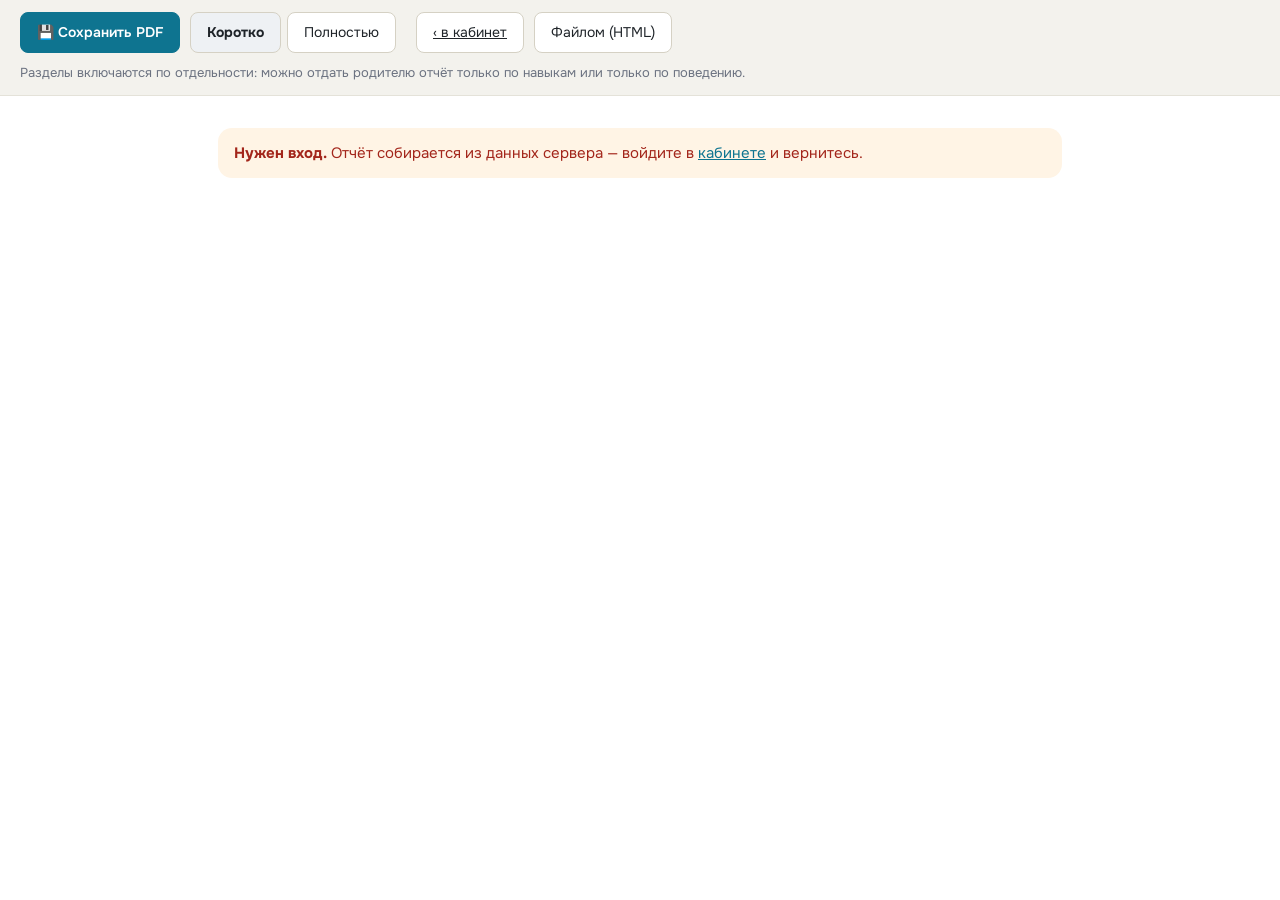
<file: report.html>
<!DOCTYPE html>
<html lang="ru">
<head>
<meta charset="utf-8" />
<meta name="viewport" content="width=device-width, initial-scale=1" />
<title>Отчёт для родителей</title>
<!-- Отчёт для родителей из настоящего кабинета: данные читаются с сервера
     ПО ВХОДУ (report.html?child=<метка>). Ничего не отправляет и не меняет.
     Разделы включаются по отдельности — из этого же экрана собирается
     мини-отчёт: только навыки, только поведение и так далее. -->
<link rel="stylesheet" href="theme.css" />
<link rel="stylesheet" href="cabinet.css" />
<style>
  body { background: var(--card); }
  .sheet { max-width: 900px; margin: 0 auto; padding: 32px 28px 80px; }

  .rep-head { border-bottom: 2px solid var(--text); padding-bottom: 16px; margin-bottom: 22px; }
  .rep-head h1 { font-family: var(--font-display); font-size: 30px; margin: 0 0 6px; }
  .rep-meta { color: var(--muted); font-size: 14px; }
  .rep-meta b { color: var(--text); }

  .verdict-box { margin-bottom: 22px; }
  .verdict-box .verdict {
    margin: 0; padding: 16px 18px; border: 1px solid var(--line); border-top: 3px solid var(--accent);
    border-radius: var(--radius); font-size: 16px; line-height: 1.6;
  }
  .verdict-box .verdict .flag { font-size: 13px; padding: 3px 11px; margin-right: 6px; }

  .plain {
    background: var(--soft); border-radius: var(--radius); padding: 16px 18px;
    margin-bottom: 26px; font-size: 15px; line-height: 1.6; color: var(--soft-ink);
  }
  .plain p { margin: 0 0 8px; }
  .plain p:last-child { margin: 0; }

  section { margin-bottom: 34px; break-inside: avoid; }
  section h2 { font-family: var(--font-display); font-size: 20px; margin: 0 0 4px; }
  section .sub { color: var(--muted); font-size: 14px; margin: 0 0 14px; }

  .goal-card { border: 1px solid var(--line); border-radius: var(--radius); padding: 16px 18px; margin-bottom: 12px; break-inside: avoid; }
  .goal-card h3 { font-family: var(--font-display); font-size: 17px; margin: 0 0 2px; }
  .goal-card .where { font-size: 13px; color: var(--muted); margin: 0 0 10px; }
  .figures { display: flex; gap: 22px; flex-wrap: wrap; margin-bottom: 10px; }
  .figures div { font-size: 12px; color: var(--muted); }
  .figures b { display: block; font-family: var(--font-display); font-size: 22px; font-weight: 900; color: var(--text); font-variant-numeric: tabular-nums; }
  .up { color: var(--mastered); }
  .down { color: var(--low-ink); }

  /* Полоса настроек отчёта. На бумагу не попадает. */
  .tools {
    position: sticky; top: 0; z-index: 5; background: var(--bg);
    border-bottom: 1px solid var(--line); padding: 12px 20px;
    display: flex; gap: 10px; align-items: center; flex-wrap: wrap;
  }
  .tools .btn.primary { background: var(--accent); border-color: var(--accent); color: var(--accent-ink); font-weight: 600; }
  .modes { display: inline-flex; gap: 6px; }
  .modes .btn.on { background: var(--soft); border-color: var(--line-strong); font-weight: 700; }
  .parts { display: inline-flex; gap: 6px; flex-wrap: wrap; }
  .part {
    font: inherit; font-size: 13px; padding: 5px 12px; border-radius: 999px; cursor: pointer;
    border: 1px solid var(--line-strong); background: var(--card); color: var(--soft-ink);
  }
  .part.on { background: var(--accent-soft); border-color: var(--accent); color: var(--accent); font-weight: 600; }
  .tools .note { font-size: 13px; color: var(--muted); flex-basis: 100%; margin: 0; }

  .sum { width: 100%; border-collapse: collapse; font-size: 14px; }
  .sum th { text-align: left; font-size: 11px; letter-spacing: .06em; text-transform: uppercase; color: var(--muted); padding: 8px 10px; border-bottom: 2px solid var(--line); }
  .sum td { padding: 9px 10px; border-bottom: 1px solid var(--line); vertical-align: middle; }
  .sum tr:last-child td { border-bottom: none; }
  .sum .num { text-align: right; font-variant-numeric: tabular-nums; white-space: nowrap; }
  .sum .proto-row { cursor: pointer; background: var(--soft); }
  .sum .proto-row td { border-bottom: 1px solid var(--line-strong); }
  .sum .proto-row .caret { display: inline-block; width: 12px; color: var(--muted); transition: transform .15s; }
  .sum .proto-row.open .caret { transform: rotate(90deg); }
  .sum .goal-row td:first-child { padding-left: 26px; }

  .legend { display: flex; flex-wrap: wrap; gap: 10px; margin-top: 10px; }
  .leg-item { display: inline-flex; align-items: center; gap: 6px; font-size: 13px; color: var(--text); }
  .leg-dot { width: 10px; height: 10px; border-radius: 50%; display: inline-block; }

  .foot { border-top: 1px solid var(--line); padding-top: 14px; font-size: 13px; color: var(--muted); }

  @media print {
    /* На бумаге ничего не свёрнуто и нет управления: только отчёт. */
    .sum .goal-row[hidden] { display: table-row; }
    .sum .proto-row .caret { display: none; }
    .tools { display: none; }
    .sheet { padding: 0; max-width: none; }
    body { background: #fff; }
    section { page-break-inside: avoid; }
  }
</style>
</head>
<body>
<div class="tools" id="tools" hidden>
  <button class="btn primary" type="button" id="pdfBtn">💾 Сохранить PDF</button>
  <span class="modes">
    <button class="btn on" type="button" data-mode="short">Коротко</button>
    <button class="btn" type="button" data-mode="full">Полностью</button>
  </span>
  <span class="parts" id="parts"></span>
  <a class="btn" href="cabinet.html">‹ в кабинет</a>
  <button class="btn" type="button" id="htmlBtn">Файлом (HTML)</button>
  <p class="note" id="note">Разделы включаются по отдельности: можно отдать родителю отчёт только по навыкам или только по поведению.</p>
</div>

<div class="sheet" id="sheet"><p class="skeleton">Собираю отчёт…</p></div>

<script src="favicon.js"></script>
<script src="auth.js"></script>
<script src="cabinet.js"></script>
<script>
(function () {
  const label = new URLSearchParams(location.search).get("child") || "";
  const sheet = document.getElementById("sheet");
  const tools = document.getElementById("tools");

  // Коротко — по умолчанию: родителю нужна картина, а не сорок графиков.
  let mode = new URLSearchParams(location.search).get("mode") === "full" ? "full" : "short";

  // Разделы отчёта. Выключенный раздел не печатается и не сохраняется —
  // так из одного экрана получается мини-отчёт: только навыки, только
  // поведение, только эпизоды. «Как читать» и итоговая строка тоже разделы:
  // в мини-отчёте по поведению пояснение про проценты только мешает.
  const PARTS = [
    ["verdict", "Общая картина"],
    ["howto", "Как читать"],
    ["goals", "Навыки"],
    ["gen", "Обобщение"],
    ["behavior", "Поведение"],
    ["abc", "Эпизоды"]
  ];
  const выбраны = new Set(PARTS.map(([key]) => key));
  let текущий = null;

  loadCabinet().then((data) => {
    const c = data.children.find((x) => x.label === label) || data.children[0];
    if (!c) {
      sheet.innerHTML = '<div class="err">Такого ребёнка на сервере нет.</div>';
      return;
    }
    текущий = { c: c, now: data.now };
    document.title = "Отчёт — " + c.label;
    tools.hidden = false;
    рисоватьКнопкиРазделов();
    draw();

    document.getElementById("pdfBtn").addEventListener("click", сохранитьPDF);
    document.getElementById("htmlBtn").addEventListener("click", сохранитьФайлом);
    document.querySelectorAll(".modes .btn").forEach((btn) => {
      btn.addEventListener("click", () => {
        mode = btn.dataset.mode;
        document.querySelectorAll(".modes .btn").forEach((b) => b.classList.toggle("on", b === btn));
        draw();
        window.scrollTo(0, 0);
      });
    });
  }).catch((err) => {
    if (err.needAuth) {
      sheet.innerHTML = '<div class="err"><b>Нужен вход.</b> Отчёт собирается из данных сервера — ' +
        'войдите в <a href="cabinet.html">кабинете</a> и вернитесь.</div>';
      return;
    }
    if (err.forbidden) {
      sheet.innerHTML = '<div class="err"><b>Отчёты открыты супервизорам и владельцу.</b> ' + escapeHtml(err.message) + "</div>";
      return;
    }
    sheet.innerHTML = '<div class="err"><b>Сервер не ответил.</b> ' + escapeHtml(err.message) + "</div>";
  });

  function рисоватьКнопкиРазделов() {
    const box = document.getElementById("parts");
    box.innerHTML = PARTS.map(([key, name]) =>
      `<button class="part on" type="button" data-part="${key}">${name}</button>`).join("");
    box.querySelectorAll(".part").forEach((btn) => {
      btn.addEventListener("click", () => {
        const key = btn.dataset.part;
        if (выбраны.has(key)) выбраны.delete(key); else выбраны.add(key);
        btn.classList.toggle("on", выбраны.has(key));
        draw();
      });
    });
  }

  function draw() {
    sheet.innerHTML = render(текущий.c, текущий.now);
    sheet.querySelectorAll(".proto-row").forEach((row) => {
      row.addEventListener("click", () => {
        const открыт = row.classList.toggle("open");
        sheet.querySelectorAll(`.goal-row[data-proto="${row.dataset.proto}"]`)
          .forEach((r) => { r.hidden = !открыт; });
      });
    });
  }

  // ── Сборка отчёта ───────────────────────────────────────────────────
  // В отчёт идут цели в работе — включая отмеченные супервизором освоенными
  // (такая отметка цель из работы не убирает). Архив не идёт: родителю
  // незачем читать про снятые цели.
  function целиОтчёта(c) {
    return c.active;
  }

  function render(c, now) {
    const goals = целиОтчёта(c);
    const все = goals.flatMap((g) => g.points.map((p) => p.date)).sort();
    const полнаяДата = (iso) => new Date(iso + "T00:00:00Z").toLocaleDateString("ru-RU", { day: "numeric", month: "long", year: "numeric" });
    const период = все.length ? `${полнаяДата(все[0])} — ${полнаяДата(все[все.length - 1])}` : "—";
    const кто = [...new Set(goals.flatMap((g) => g.points.map((p) => p.staff)).filter(Boolean))];

    return head(c, goals, период, кто, now)
      + (выбраны.has("verdict") ? summary(c, now) : "")
      + (выбраны.has("howto") ? plain() : "")
      + (выбраны.has("goals") ? goalsBlock(c, goals) : "")
      + (выбраны.has("gen") ? generalization(c) : "")
      + (выбраны.has("behavior") ? behavior(c) : "")
      + (выбраны.has("abc") ? abc(c) : "")
      + foot();
  }

  function head(c, goals, период, кто, now) {
    return `<div class="rep-head">
      <h1>Как идут занятия: ${escapeHtml(c.label)}</h1>
      <div class="rep-meta">
        Период: <b>${период}</b> · занятий: <b>${c.sessions}</b> · целей в работе: <b>${goals.length}</b><br>
        ${кто.length ? `Занятия вёл: <b>${кто.map(escapeHtml).join(", ")}</b><br>` : ""}
        Отчёт составлен ${new Date(now).toLocaleDateString("ru-RU", { day: "numeric", month: "long", year: "numeric" })}
      </div>
    </div>`;
  }

  // Итоговая строка — та же, что в кабинете (общая функция в cabinet.js).
  // Стоит первой: родителю нужен вывод, а не сорок строк, из которых он
  // должен вывод собрать сам.
  function summary(c, now) {
    let html = summaryLine(c, now);
    // «Судить осторожно: в 76% замеров одна-две пробы» — честно, но для
    // родителя звучит как «мы не уверены в своих данных». Смысл сохраняем,
    // тон меняем: это не сомнение в ребёнке и не оговорка ради оговорки.
    html = html.replace(
      /<span class="muted">Судить осторожно: ([^<]*)<\/span>/,
      (все, текст) => {
        const мало = /одна-две пробы/.test(текст);
        const занятий = /занятий записано/.test(текст);
        const части = [];
        if (мало) части.push("по большинству целей за занятие делали одну-две попытки");
        if (занятий) части.push("занятий записано ещё немного");
        if (!части.length) return "";
        return `<span class="muted">Пока ${части.join(", ")} — поэтому проценты стоит читать как общее направление, а не как точную оценку. Со временем картина станет устойчивее.</span>`;
      }
    );
    return `<div class="verdict-box">${html}</div>`;
  }

  function plain() {
    return `<div class="plain">
      <p><b>Как читать этот отчёт.</b> На каждом занятии терапист отмечает каждую попытку ребёнка: справился сам, справился с подсказкой или не получилось.</p>
      <p><b>Процент</b> — это доля самостоятельных ответов. 60% означает: из десяти попыток шесть ребёнок сделал сам, без подсказки.</p>
      <p><b>Цель считается освоенной</b>, когда ребёнок держит 80% и выше три занятия подряд. После этого навык проверяют в других условиях — с другими игрушками, в другом месте, с другими людьми. Это называется обобщением: важно, чтобы умение работало не только за столом с одним человеком.</p>
    </div>`;
  }

  function goalsBlock(c, goals) {
    if (!goals.length) return "";
    if (mode === "short") return goalsShort(c, goals);

    const byProto = new Map();
    goals.forEach((g) => {
      if (!byProto.has(g.protocol)) byProto.set(g.protocol, []);
      byProto.get(g.protocol).push(g);
    });

    return [...byProto.entries()].map(([title, list]) => `
      <section>
        <h2>${escapeHtml(title)}</h2>
        <p class="sub">${list.length} ${plural(list.length, "цель", "цели", "целей")}</p>
        ${list.map(goalCard).join("")}
      </section>`).join("");
  }

  // Короткая версия: одна таблица по всем целям плюс графики только тех, где
  // есть о чём говорить. Цель с одной пробой в график не превращается: там
  // линия из одной точки и никакого смысла.
  function goalsShort(c, goals) {
    const ПОРЯДОК = { growth: 0, mastered: 1, plateau: 2 };
    const кандидаты = goals
      .filter((g) => g.status in ПОРЯДОК && g.points.length >= 2)
      .sort((a, b) => ПОРЯДОК[a.status] - ПОРЯДОК[b.status] || b.points.length - a.points.length);
    const заметные = кандидаты.slice(0, 6);
    const ещё = goals.length - заметные.length;

    const поПротоколам = new Map();
    goals.forEach((g) => {
      if (!поПротоколам.has(g.protocol)) поПротоколам.set(g.protocol, []);
      поПротоколам.get(g.protocol).push(g);
    });

    const строкаЦели = (g) => {
      const v = g.points.map((p) => p.percent);
      const было = v[0], стало = v[v.length - 1], разница = стало - было;
      const [cls, text] = STATUS_TEXT[g.status] || ["", g.status];
      const решено = g.decision && g.decision.status === "mastered";
      return `<td>${escapeHtml(g.goal)}</td>
        <td class="num">${было}%</td>
        <td class="num"><b class="${pctClass(стало)}">${стало}%</b></td>
        <td class="num ${разница > 0 ? "up" : разница < 0 ? "down" : ""}">${
          v.length < 2 ? '<span class="muted">—</span>' : (разница > 0 ? "+" : "") + разница}</td>
        <td><span class="flag ${решено ? "good" : cls}">${решено ? "освоено" : text}</span></td>
        <td class="num">${v.length}</td>`;
    };

    return `<section>
      <h2>Что с целями</h2>
      <p class="sub">Все цели, над которыми работали за период. Нажмите на протокол, чтобы раскрыть или свернуть его цели.</p>
      <div class="scroll"><table class="sum">
        <thead><tr><th>Цель</th><th class="num">Было</th><th class="num">Стало</th><th class="num">Изменение</th><th>Статус</th><th class="num">Замеров</th></tr></thead>
        <tbody>${[...поПротоколам.entries()].map(([title, list], pi) => {
          const освоено = list.filter((g) => g.status === "mastered" || (g.decision && g.decision.status === "mastered")).length;
          const значения = list.map((g) => g.points[g.points.length - 1].percent);
          const среднее = Math.round(значения.reduce((a, b) => a + b, 0) / значения.length);
          const открыт = pi === 0;
          return `<tr class="proto-row${открыт ? " open" : ""}" data-proto="${pi}">
              <td colspan="4"><span class="caret">▸</span> <b>${escapeHtml(title)}</b>
                <span class="muted">· ${list.length} ${plural(list.length, "цель", "цели", "целей")}${
                  освоено ? ` · освоено ${освоено}` : ""}</span></td>
              <td colspan="2" class="num muted">среднее <b class="${pctClass(среднее)}">${среднее}%</b></td>
            </tr>
            ${list.map((g) => `<tr class="goal-row" data-proto="${pi}"${открыт ? "" : " hidden"}>${строкаЦели(g)}</tr>`).join("")}`;
        }).join("")}</tbody>
      </table></div>
    </section>

    ${заметные.length ? `<section>
      <h2>Как менялось</h2>
      <p class="sub">Несколько целей, по которым динамика уже видна.${
        ещё > 0 ? ` Остальные ${ещё} ${plural(ещё, "цель", "цели", "целей")} — в таблице выше и в полной версии отчёта.` : ""}</p>
      ${заметные.map(goalCard).join("")}
    </section>` : ""}`;
  }

  function goalCard(g) {
    const значения = g.points.map((p) => p.percent);
    const первый = значения[0];
    const последний = значения[значения.length - 1];
    const разница = последний - первый;
    const [cls, text] = STATUS_TEXT[g.status] || ["", g.status];
    const решено = g.decision && g.decision.status === "mastered";

    return `<div class="goal-card">
      <h3>${escapeHtml(g.goal)}</h3>
      <p class="where">Замеров: ${значения.length} · с ${humanDate(g.points[0].date)} по ${humanDate(g.lastDate)}</p>
      <div class="figures">
        <div><b>${первый}%</b>в начале</div>
        <div><b>${последний}%</b>сейчас</div>
        <div><b class="${разница > 0 ? "up" : разница < 0 ? "down" : ""}">${
          значения.length < 2 ? "—" : (разница > 0 ? "+" : "") + разница}</b>изменение</div>
        <div><b>&nbsp;</b><span class="flag ${решено ? "good" : cls}">${решено ? "освоено" : text}</span></div>
      </div>
      ${значения.length > 1 ? chart(g.points, { height: 190 }) : '<p class="muted" style="margin:0">Пока один замер — линию строить не из чего.</p>'}
    </div>`;
  }

  function generalization(c) {
    if (!c.gen.length) return "";
    return `<section>
      <h2>Навык в разных условиях</h2>
      <p class="sub">Освоенное умение проверяют с тремя разными материалами, в трёх местах и с тремя людьми — всего девять проверок.</p>
      <div class="scroll"><table>
        <thead><tr><th>Умение</th><th class="num">Проверено</th><th>Где получилось</th><th>Пока не получилось</th></tr></thead>
        <tbody>${c.gen.map((g) => `<tr>
          <td>${escapeHtml(g.goal)}</td>
          <td class="num"><b class="${g.passed >= 9 ? "pct green" : "pct"}">${g.passed} из 9</b></td>
          <td>${g.passedNames && g.passedNames.length ? escapeHtml(g.passedNames.join(", ")) : "—"}</td>
          <td>${g.failed && g.failed.length ? escapeHtml(g.failed.join(", ")) : "—"}</td>
        </tr>`).join("")}</tbody>
      </table></div>
    </section>`;
  }

  function behavior(c) {
    if (!c.behavior.length) return "";
    const было = c.behavior.filter((b) => b.count > 0);
    const series = behaviorSeries(c.behavior, "count");
    const строк = mode === "short" ? 6 : 20;
    return `<section>
      <h2>Поведение</h2>
      <p class="sub">Сколько раз поведение случилось за наблюдение. Отметка «0» — тоже результат: значит, в этот раз поведения не было.</p>
      ${series.length ? multiChart(series, { unit: "раз за наблюдение", height: 220 }) : ""}
      ${series.length ? `<div class="legend">${series.map((s) =>
        `<span class="leg-item"><span class="leg-dot" style="background:${s.color}"></span>${escapeHtml(s.name)}</span>`).join("")}</div>` : ""}
      <div class="scroll" style="margin-top:12px"><table>
        <thead><tr><th>Когда</th><th>Поведение</th><th class="num">Раз</th><th class="num">За минут</th></tr></thead>
        <tbody>${было.slice(0, строк).map((b) => `<tr>
          <td>${humanDate(b.date)}</td><td>${escapeHtml(b.behavior)}</td>
          <td class="num">${b.count}</td><td class="num">${b.minutes || "—"}</td>
        </tr>`).join("") || '<tr><td colspan="4">Проявлений не зафиксировано.</td></tr>'}</tbody>
      </table></div>
    </section>`;
  }

  function abc(c) {
    if (!c.abc.length) return "";
    const список = mode === "short" ? c.abc.slice(0, 3) : c.abc;
    const скрыто = c.abc.length - список.length;
    return `<section>
      <h2>Эпизоды поведения</h2>
      <p class="sub">Что было до, что произошло и что было после — из этого видно, ради чего поведение случается.${
        скрыто ? ` Показаны последние ${список.length} из ${c.abc.length}.` : ""}</p>
      ${список.map((a) => `<div class="abc-item">
        <div class="abc-when"><b>${humanDate(a.date)}${a.time ? ", " + escapeHtml(a.time) : ""}</b>
          ${a.intensity ? `<span class="flag">интенсивность: ${escapeHtml(a.intensity)}</span>` : ""}
          ${a.duration ? `<span class="flag">длилось: ${escapeHtml(a.duration)}</span>` : ""}</div>
        <div class="abc-grid">
          <div class="abc-part"><span>До эпизода</span>${escapeHtml(a.antecedent) || "—"}</div>
          <div class="abc-part b"><span>Что произошло</span>${escapeHtml(a.behavior) || "—"}</div>
          <div class="abc-part"><span>После</span>${escapeHtml(a.consequence) || "—"}</div>
        </div>
      </div>`).join("")}
    </section>`;
  }

  function foot() {
    return `<p class="foot">Данные собраны терапистами на занятиях в приложении ABA-чек-лист.
      Если что-то в отчёте непонятно — спросите супервизора, это нормальный вопрос.</p>`;
  }

  // ── Сохранение ──────────────────────────────────────────────────────
  // PDF собирает сам браузер: в его окне сохранения на Mac и на iPad есть
  // «Сохранить в PDF». Своего генератора PDF нет намеренно — он потребовал
  // бы зашить в страницу кириллический шрифт и верстать отчёт второй раз,
  // а вёрстка на экране и в PDF разошлась бы.
  function сохранитьPDF() {
    const note = document.getElementById("note");
    note.textContent = "В открывшемся окне выберите «Сохранить в PDF» (на Mac — кнопка «PDF» внизу слева).";
    // Даём браузеру отрисовать подсказку до того, как окно перехватит поток.
    setTimeout(() => window.print(), 60);
  }

  // Второй путь: самодостаточный HTML-файл. Открывается где угодно и без
  // интернета, ничего не тянет наружу — удобно подшить в карту ребёнка.
  async function сохранитьФайлом() {
    const кнопка = document.getElementById("htmlBtn");
    const note = document.getElementById("note");
    const было = кнопка.textContent;
    кнопка.disabled = true;
    кнопка.textContent = "Собираю…";
    try {
      const общие = await общиеСтили();
      // Шрифты лежат рядом с сайтом — в скачанном файле их не будет,
      // поэтому правила убираем: браузер возьмёт системный шрифт.
      const безШрифтов = общие.replace(/@font-face\s*\{[^}]*\}/g, "");
      const свои = document.querySelector("style").textContent;

      const копия = sheet.cloneNode(true);
      копия.querySelectorAll("[hidden]").forEach((el) => el.removeAttribute("hidden"));
      копия.querySelectorAll(".caret").forEach((el) => el.remove());
      копия.querySelectorAll(".proto-row").forEach((el) => { el.style.cursor = "default"; });

      const html = `<!DOCTYPE html>
<html lang="ru"><head><meta charset="utf-8" />
<meta name="viewport" content="width=device-width, initial-scale=1" />
<title>${escapeHtml(document.title)}</title>
<style>${безШрифтов}\n${свои}</style>
</head><body>${копия.outerHTML}</body></html>`;

      const файл = new Blob([html], { type: "text/html;charset=utf-8" });
      const url = URL.createObjectURL(файл);
      const a = document.createElement("a");
      a.href = url;
      a.download = `Отчёт — ${текущий.c.label} — ${new Date().toLocaleDateString("ru-RU")}.html`;
      document.body.append(a);
      a.click();
      a.remove();
      setTimeout(() => URL.revokeObjectURL(url), 4000);
      note.textContent = "Сохранено. Файл открывается в любом браузере.";
    } catch (err) {
      note.textContent = "Не удалось сохранить: " + err.message;
    } finally {
      кнопка.disabled = false;
      кнопка.textContent = было;
    }
  }

  // Откуда взять текст общих стилей: сначала уже загруженные таблицы,
  // потом файлы. Отчёт открывают только с сайта, поэтому запасной копии
  // стилей здесь нет — в отличие от страниц показа, которые открывали
  // прямо из файла.
  async function общиеСтили() {
    const куски = [];
    for (const s of document.styleSheets) {
      if (!s.href) continue;
      try {
        куски.push([...s.cssRules].map((r) => r.cssText).join("\n"));
      } catch (_) {
        const r = await fetch(s.href);
        if (r.ok) куски.push(await r.text());
      }
    }
    return куски.join("\n");
  }
})();
</script>
</body>
</html>
</file>
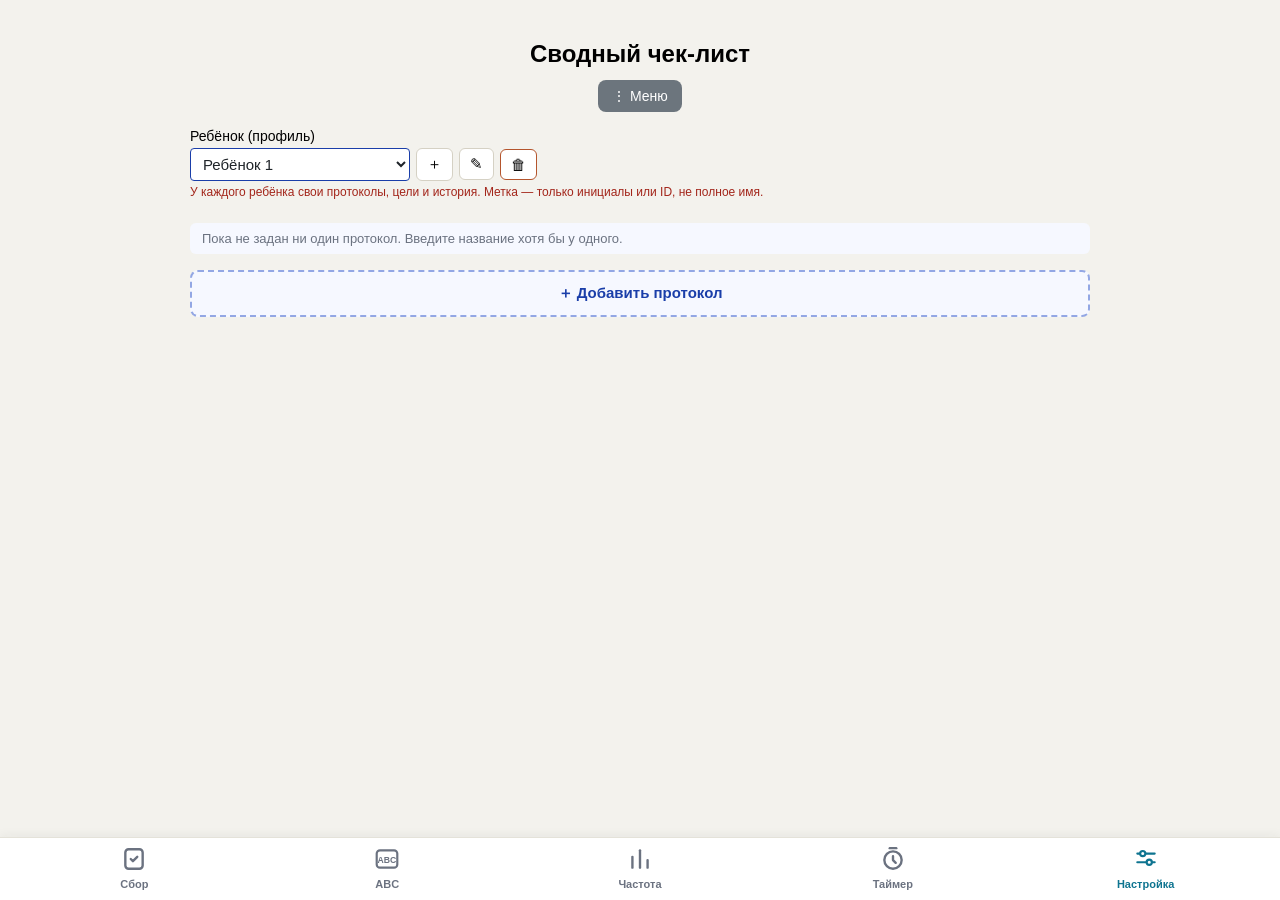
<file: summary_fixed_aisha.html>
<!DOCTYPE html>
<html lang="ru">
<head>
  <meta charset="UTF-8" />
  <meta name="viewport" content="width=device-width, initial-scale=1.0" />
  <title>Сводный чек-лист</title>
  <link rel="manifest" href="manifest.json" />
  <meta name="theme-color" content="#0d6efd" />
  <link rel="apple-touch-icon" href="apple-touch-icon.png" />
  <link rel="stylesheet" href="theme.css" />
  <script src="theme.js"></script>
  <style>
    body {
      font-family: var(--font-body);
      padding: 20px;
      max-width: 900px;
      margin: auto;
      background: var(--bg);
    }

    h2,
    h3 {
      margin-bottom: 12px;
      text-align: center;
    }

    .toolbar {
      display: flex;
      gap: 8px;
      flex-wrap: wrap;
      justify-content: center;
      margin-bottom: 16px;
    }

    .toolbar button {
      padding: 8px 14px;
      font-size: 14px;
      border: none;
      border-radius: 8px;
      color: var(--accent-ink);
      cursor: pointer;
    }

    /* Меню «⋮» — как на ежедневной: вторичные действия под одной кнопкой. */
    .menu-wrap {
      position: relative;
    }

    .btn-menu {
      background: var(--neutral);
      font-size: 16px;
    }

    .menu-drop {
      /* Координаты выставляет wireMenu() с прижимом к краям экрана. */
      position: fixed;
      background: var(--card);
      border-radius: 12px;
      box-shadow: var(--shadow-lg);
      min-width: 240px;
      max-width: calc(100vw - 16px);
      padding: 6px;
      z-index: 1200;
    }

    .menu-drop[hidden] {
      display: none;
    }

    .toolbar .menu-drop button {
      display: block;
      width: 100%;
      text-align: left;
      padding: 12px 14px;
      border: none;
      background: none;
      border-radius: 8px;
      font-size: 15px;
      color: var(--text);
      cursor: pointer;
      touch-action: manipulation;
    }

    .toolbar .menu-drop button:active {
      background: var(--soft);
    }

    .btn-export {
      background: var(--save);
    }

    .btn-import {
      background: var(--load);
    }

    .session-info {
      display: flex;
      gap: 12px;
      flex-wrap: wrap;
      margin-bottom: 24px;
    }

    .session-info > div {
      flex: 1;
      min-width: 120px;
    }

    .session-info label {
      display: block;
      font-size: 14px;
      margin-bottom: 4px;
    }

    .session-info input {
      width: auto;
      max-width: 200px;
      padding: 4px 8px;
      font-size: 14px;
      border: 1px solid var(--add-ink);
      border-radius: 4px;
    }

    .field-hint {
      font-size: 12px;
      color: var(--danger-ink);
      margin-top: 4px;
    }

    .child-row {
      display: flex;
      gap: 6px;
      align-items: center;
      flex-wrap: wrap;
    }

    #childSelect {
      flex: 1;
      min-width: 120px;
      max-width: 220px;
      padding: 6px 8px;
      font-size: 15px;
      border: 1px solid var(--add-ink);
      border-radius: 4px;
    }

    .child-btn {
      padding: 6px 10px;
      font-size: 15px;
      border: 1px solid var(--line-strong);
      background: var(--card);
      border-radius: 6px;
      cursor: pointer;
    }

    .child-btn-danger {
      border-color: var(--danger);
    }

    .warn-banner {
      background: var(--warn-soft);
      border: 1px solid var(--warn);
      border-radius: 8px;
      padding: 12px 14px;
      font-size: 13px;
      line-height: 1.5;
      color: var(--warn-ink);
      margin-bottom: 16px;
    }

    .active-notice {
      font-size: 13px;
      color: var(--muted);
      margin-bottom: 16px;
      padding: 8px 12px;
      background: var(--add-bg);
      border-radius: 6px;
    }

    .active-notice.gap {
      background: var(--danger-soft);
      color: var(--danger-ink);
    }

    .protocol-container {
      margin-bottom: 24px;
      border: 1px solid var(--line);
      border-radius: 8px;
      padding: 16px;
      background: var(--card);
    }

    /* Шапка карточки протокола: заголовок + удаление. */
    .protocol-head {
      display: flex;
      justify-content: space-between;
      align-items: center;
      gap: 8px;
      flex-wrap: wrap;
    }

    .protocol-head h3 {
      margin: 0 0 8px;
      text-align: left;
    }

    .del-proto {
      border: none;
      background: none;
      color: var(--danger-ink);
      font-size: 13px;
      cursor: pointer;
      padding: 4px 6px;
      touch-action: manipulation;
    }

    /* Кнопки PDF в шапке протокола. */
    .pdf-wrap {
      display: inline-flex;
      gap: 6px;
      align-items: center;
    }

    .pdf-btn {
      border: none;
      background: var(--soft);
      border-radius: 6px;
      padding: 6px 10px;
      font-size: 13px;
      cursor: pointer;
      touch-action: manipulation;
    }

    .pdf-btn.pdf-del {
      color: var(--danger-ink);
      padding: 6px 8px;
    }

    /* Бэкап планшета. */
    .btn-backup {
      background: var(--neutral);
    }

    #backupBox {
      background: var(--card);
      border: 1px solid var(--line);
      border-radius: 8px;
      padding: 12px 14px;
      margin-bottom: 20px;
    }

    #backupBox .hint {
      font-size: 12px;
      color: var(--muted);
      line-height: 1.5;
      margin-bottom: 10px;
    }

    #backupBox .hint-warn {
      color: var(--danger-ink);
      margin: 10px 0 0;
    }

    .backup-row {
      display: flex;
      gap: 8px;
      flex-wrap: wrap;
    }

    .btn-danger-outline {
      padding: 8px 14px;
      font-size: 14px;
      border: 1.5px solid var(--danger);
      border-radius: 8px;
      background: var(--card);
      color: var(--danger-ink);
      cursor: pointer;
      touch-action: manipulation;
    }

    /* Свёрнутый протокол на «Настройке»: видно название и число целей,
       остальное — по нажатию на заголовок. Кнопки PDF и «удалить» остаются
       снаружи кнопки-переключателя, иначе по ним нельзя было бы попасть. */
    .protocol-container.collapsed .proto-body {
      display: none;
    }

    .protocol-container.collapsed .protocol-title {
      margin-bottom: 0;
    }

    .proto-toggle {
      display: flex;
      align-items: center;
      gap: 10px;
      flex: 1 1 auto;
      min-width: 0;
      border: none;
      background: none;
      padding: 4px 0;
      font-family: inherit;
      color: inherit;
      text-align: left;
      cursor: pointer;
      touch-action: manipulation;
    }

    .proto-toggle .caret {
      flex: 0 0 auto;
      font-size: 18px;
      color: var(--muted);
      transition: transform 0.15s ease;
    }

    .protocol-container:not(.collapsed) .proto-toggle .caret {
      transform: rotate(90deg);
    }

    .proto-toggle h3 {
      margin: 0;
      overflow: hidden;
      text-overflow: ellipsis;
    }

    .proto-count {
      display: block;
      font-size: 13px;
      font-weight: 600;
      color: var(--muted);
    }

    /* Оформление: выбор темы. Кнопки крупные — их жмут пальцем на планшете,
       а кружки слева показывают фон, акцент и заливку кнопок сбора. */
    /* Пункт «Кто работает» спрятан 26.08.2026: у кнопок меню свой display,
       и атрибута hidden им мало. Вернуть — убрать это правило. Механика
       подписи при этом жива: пустое имя = пакеты без автора, как раньше. */
    #staffBtn {
      display: none;
    }

    #themeBox {
      background: var(--card);
      border: 1px solid var(--line);
      border-radius: var(--radius-sm);
      padding: 12px 14px;
      margin-bottom: 20px;
    }

    #themeBox .hint {
      font-size: 12px;
      color: var(--muted);
      margin-bottom: 10px;
      line-height: 1.5;
    }

    #themePicker {
      display: flex;
      flex-direction: column;
      gap: 8px;
    }

    .theme-btn {
      display: flex;
      align-items: center;
      gap: 12px;
      width: 100%;
      padding: 10px 12px;
      text-align: left;
      border: 1.5px solid var(--line);
      border-radius: var(--radius-sm);
      background: var(--card);
      font-family: var(--font-body);
      color: var(--text);
      cursor: pointer;
      touch-action: manipulation;
    }

    .theme-btn.on {
      border-color: var(--accent);
      background: var(--accent-soft);
    }

    .theme-dots {
      display: flex;
      flex: 0 0 auto;
    }

    .theme-dots span {
      width: 20px;
      height: 20px;
      border-radius: 50%;
      border: 1px solid var(--line-strong);
      margin-left: -7px;
    }

    .theme-dots span:first-child {
      margin-left: 0;
    }

    .theme-text {
      display: flex;
      flex-direction: column;
      gap: 2px;
    }

    .theme-text b {
      font-size: 15px;
    }

    .theme-text span {
      font-size: 12px;
      color: var(--muted);
    }

    /* Шаблоны протоколов. */
    .btn-tpl {
      background: var(--neutral);
    }

    #templatesBox {
      background: var(--card);
      border: 1px solid var(--line);
      border-radius: 8px;
      padding: 12px 14px;
      margin-bottom: 20px;
    }

    #templatesBox .hint {
      font-size: 12px;
      color: var(--muted);
      margin-bottom: 10px;
      line-height: 1.5;
    }

    .tpl-item {
      display: flex;
      justify-content: space-between;
      align-items: center;
      gap: 8px;
      padding: 8px 0;
      border-bottom: 1px solid var(--line);
      font-size: 14px;
    }

    .tpl-btns button {
      border: none;
      background: var(--soft);
      border-radius: 6px;
      padding: 5px 10px;
      font-size: 13px;
      cursor: pointer;
      margin-left: 6px;
      touch-action: manipulation;
    }

    .tpl-btns .tpl-del {
      color: var(--danger-ink);
    }

    /* Пометка встроенного шаблона (едет в коде, одинаков на всех планшетах). */
    .tpl-badge {
      display: inline-block;
      margin-left: 6px;
      padding: 1px 6px;
      border-radius: 999px;
      background: var(--accent-soft);
      color: var(--accent);
      font-size: 11px;
      font-weight: 700;
      vertical-align: middle;
    }

    .tpl-badge.own {
      background: var(--soft);
      color: var(--soft-ink);
    }

    /* Подсказка под названием протокола: терапист печатает «ими» — под полем
       появляются подходящие протоколы из библиотеки. Список обычный, не
       всплывающий: он не перекрывает поле и не мешает дописывать своё
       название, если ничего из предложенного не подходит. */
    .tpl-suggest {
      display: flex;
      flex-direction: column;
      gap: 4px;
      margin-top: 6px;
    }

    .tpl-suggest button {
      display: flex;
      align-items: baseline;
      gap: 10px;
      width: 100%;
      text-align: left;
      padding: 10px 12px;
      border: 1px solid var(--line);
      border-radius: 8px;
      background: var(--soft);
      font-family: inherit;
      font-size: 14px;
      line-height: 1.35;
      color: var(--text);
      cursor: pointer;
      touch-action: manipulation;
    }

    .tpl-suggest button:active {
      background: var(--accent-soft);
    }

    /* Точное совпадение названия — то же, что раньше делала кнопка «⚡». */
    .tpl-suggest button.tpl-exact {
      border-color: var(--accent);
      background: var(--accent-soft);
      font-weight: 600;
    }

    .tpl-suggest .tpl-n {
      margin-left: auto;
      font-size: 12px;
      color: var(--muted);
      white-space: nowrap;
    }

    .tpl-more {
      font-size: 12px;
      color: var(--muted);
      padding: 6px 2px 0;
    }

    .tpl-restore {
      display: block;
      width: 100%;
      margin-top: 10px;
      border: none;
      background: var(--soft);
      color: var(--soft-ink);
      border-radius: 8px;
      padding: 8px;
      font-size: 13px;
      font-family: inherit;
      cursor: pointer;
    }

    #tplEditor {
      width: 100%;
      min-height: 110px;
      font-size: 14px;
      font-family: inherit;
      border: 1.5px solid var(--line);
      border-radius: 8px;
      padding: 8px 10px;
      margin: 10px 0 8px;
    }

    .tpl-hint:empty {
      display: none;
    }

    /* Поиск по библиотеке шаблонов: их под две сотни, глазами не найти. */
    #tplFilter {
      width: 100%;
      padding: 10px 12px;
      margin-bottom: 10px;
      font-family: inherit;
      font-size: 15px;
      color: var(--text);
      border: 1.5px solid var(--line);
      border-radius: 8px;
    }

    /* Архив удалённых протоколов. */
    .archive-heading {
      font-size: 15px;
      color: var(--muted);
      text-align: left;
      margin: 24px 0 8px;
    }

    .archive-item {
      display: flex;
      justify-content: space-between;
      align-items: center;
      gap: 8px;
      flex-wrap: wrap;
      background: var(--card);
      border: 1px solid var(--line);
      border-radius: 8px;
      padding: 10px 12px;
      margin-bottom: 8px;
      font-size: 14px;
    }

    .archive-btns button {
      border: none;
      background: var(--soft);
      border-radius: 6px;
      padding: 6px 10px;
      font-size: 13px;
      cursor: pointer;
      margin-left: 6px;
      touch-action: manipulation;
    }

    .archive-btns .archive-del {
      color: var(--danger-ink);
    }

    /* Кнопки «Добавить протокол» / «Добавить цель». */
    .add-btn {
      display: block;
      width: 100%;
      padding: 12px;
      font-size: 15px;
      font-weight: 600;
      border: 2px dashed var(--add-line);
      background: var(--add-bg);
      color: var(--add-ink);
      border-radius: 8px;
      cursor: pointer;
      touch-action: manipulation;
      margin-bottom: 24px;
    }

    .add-btn.add-goal {
      border-color: var(--line);
      background: var(--soft);
      color: var(--muted);
      margin: 8px 0 0;
    }

    .add-btn:active {
      background: var(--accent-soft);
    }

    .protocol-title {
      width: 100%;
      padding: 8px;
      font-size: 16px;
      border: 1px solid var(--add-ink);
      border-radius: 4px;
      margin-bottom: 12px;
    }

    /* Галочка «холодная проба» под названием протокола. */
    .cold-row {
      display: flex;
      align-items: flex-start;
      gap: 8px;
      margin: -4px 0 12px;
      font-size: 14px;
      line-height: 1.45;
      color: var(--text);
      cursor: pointer;
      -webkit-user-select: none;
      user-select: none;
    }

    .cold-row input {
      width: 20px;
      height: 20px;
      margin: 1px 0 0;
      flex: 0 0 auto;
    }

    .goal-group {
      border: 1px solid var(--line);
      border-radius: 6px;
      padding: 12px;
      margin-bottom: 16px;
      background: var(--soft);
    }

    .goal-input,
    .intro-date,
    .mastery-date {
      padding: 8px;
      font-size: 16px;
      border: 1px solid var(--add-line);
      border-radius: 4px;
    }

    .goal-input {
      flex: 2;
    }

    .intro-date,
    .mastery-date {
      flex: 1;
      border-color: var(--add-line);
    }

    .gen-done-label {
      align-self: center;
      font-size: 13px;
      color: var(--muted);
    }

    .gen-done-date {
      padding: 8px;
      font-size: 16px;
      border: 1px solid var(--line);
      border-radius: 4px;
      background: var(--soft);
      color: var(--text);
      width: 180px;
    }

    .row {
      display: flex;
      gap: 12px;
      margin-bottom: 8px;
      flex-wrap: wrap;
    }

    #toast {
      position: fixed;
      bottom: 80px;
      left: 50%;
      transform: translateX(-50%);
      background: var(--text);
      color: var(--bg);
      padding: 12px 20px;
      border-radius: 10px;
      font-size: 14px;
      display: none;
      box-shadow: var(--shadow-lg);
      z-index: 1100;
      max-width: 90%;
      text-align: center;
    }

  </style>
</head>
<body>
  <h2>Сводный чек-лист</h2>

  <div class="toolbar">
    <div class="menu-wrap">
      <button type="button" id="menuBtn" class="btn-menu" aria-label="Меню" aria-expanded="false">⋮ Меню</button>
      <div id="menuDrop" class="menu-drop" hidden>
        <button type="button" id="tourBtn">💡 Подсказки на экране</button>
        <button type="button" id="guideBtn">📖 Как работать (памятка)</button>
        <button type="button" id="exportBtn">⬇ Экспорт настроек</button>
        <button type="button" id="importBtn">⬆ Импорт настроек</button>
        <button type="button" id="templatesBtn">📚 Шаблоны протоколов</button>
        <button type="button" id="backupBtn">🗄 Бэкап планшета</button>
        <!-- СПРЯТАНО 26.08.2026 по решению пользователя: подпись планшета
             вводить пока не просим, чтобы не давать терапистам лишний шаг
             перед входом по логину. Механика рабочая и остаётся на месте:
             пустое имя = пакеты уходят без автора, как раньше. Вернуть —
             снять hidden. -->
        <button type="button" id="staffBtn" hidden>👤 Кто работает</button>
        <button type="button" id="authBtn">🔑 Вход</button>
        <!-- Кабинет виден только тому, кому он открыт: роль приходит вместе
             со входом. Тераписту пункт не показываем вовсе — он вёл бы к
             отказу сервера, а это не пункт меню, а тупик. -->
        <button type="button" id="cabinetBtn" hidden>📊 Кабинет супервизора</button>
        <button type="button" id="syncBtn">⬇ Загрузить с сервера</button>
        <button type="button" id="themeBtn">🎨 Оформление</button>
      </div>
    </div>
    <input type="file" id="importFile" accept="application/json,.json" style="display:none" />
  </div>

  <!-- Само поле тоже остаётся в разметке: обработчики на него навешаны,
       и без него страница бы ругалась в консоли. Открыть его сейчас нечем —
       кнопка скрыта. -->
  <div id="syncBox" hidden>
    <div class="hint" id="syncHint">Загрузка настройки ребёнка с сервера: протоколы, цели, даты, журнал обобщения и списки поведений. Нужна, когда планшет новый или его пришлось сбросить.</div>
    <div class="row">
      <select id="syncChild"><option value="">— выберите ребёнка —</option></select>
      <button type="button" class="btn btn-primary" id="syncLoad">Загрузить</button>
    </div>
    <div class="hint" id="syncResult"></div>
    <div class="hint" style="margin-top:14px">Обратная сторона: настройка попадает на сервер вместе с занятием. Если этот планшет занятий в новой версии ещё не отправлял, его ребёнка в списке выше не будет — отправьте настройку вручную.</div>
    <div class="row">
      <button type="button" class="btn btn-secondary" id="syncPush">⬆ Отправить настройку на сервер</button>
    </div>
    <div class="hint" id="syncPushResult"></div>
  </div>

  <div id="authBox" hidden>
    <div class="hint" id="authHint"></div>
    <div class="row" id="authForm">
      <input type="email" id="authEmail" placeholder="Рабочая почта" autocomplete="username" />
      <input type="password" id="authPassword" placeholder="Пароль" autocomplete="current-password" />
      <button type="button" class="btn btn-primary" id="authSubmit">Войти</button>
    </div>
    <div class="row" id="authLogoutRow" hidden>
      <button type="button" class="btn btn-secondary" id="authLogout">Выйти</button>
    </div>
    <div class="hint">Вход нужен, чтобы у занятий появился автор. <b>Сбор данных от него не зависит:</b> кнопки на «Сборе» работают и без входа, и без интернета — занятие уйдёт, когда появится связь. Пароль спросите у супервизора.</div>
  </div>

  <div id="staffBox" hidden>
    <div class="hint">Кто работает на <b>этом планшете</b>. Имя уходит вместе с каждым занятием — по нему видно, кто вёл. Это настройка планшета, а не ребёнка: при переключении между детьми она не меняется и в данные ребёнка не входит. В полную копию планшета попадает — копия делается со всего устройства.</div>
    <div class="row">
      <input type="text" id="staffName" placeholder="Имя и фамилия, например: Мария Т." autocomplete="off" />
    </div>
    <div class="hint" id="staffHint"></div>
  </div>

  <div id="themeBox" hidden>
    <div class="hint">Оформление — настройка <b>этого планшета</b>, а не ребёнка: при переключении между детьми и при переносе профиля она не меняется. На данные не влияет.</div>
    <div id="themePicker"></div>
  </div>

  <div id="backupBox" hidden>
    <div class="hint">Полная резервная копия <b>всего планшета</b>: все дети, вся история замеров, ABC-журналы, PDF, шаблоны и настройки — в одном файле. Пригодится, если планшет потеряется или сломается.</div>
    <div class="backup-row">
      <button type="button" class="btn-export" id="backupSaveBtn">💾 Скачать копию</button>
      <button type="button" class="btn-danger-outline" id="restoreBtn">♻ Восстановить из файла</button>
    </div>
    <div class="hint hint-warn">⚠ Восстановление ПОЛНОСТЬЮ заменит все данные на этом планшете данными из файла. Текущие — сотрутся. Обычно нужно только на новом/чистом планшете.</div>
    <input type="file" id="backupFile" accept="application/json,.json" style="display:none" />
  </div>

  <div id="templatesBox" hidden>
    <div class="hint">Шаблоны протоколов — общие для всех детей. Помеченные «встроенный» приезжают вместе с приложением и одинаковы на всех планшетах; сохранённые здесь остаются на этом устройстве и замещают встроенный шаблон с тем же названием. В редакторе: первая строка — название протокола, дальше цели по строкам. Отдельно искать шаблон не нужно: когда терапист набирает название нового протокола, подходящие подсказываются прямо под полем.</div>
    <input type="search" id="tplFilter" placeholder="Поиск по названию шаблона" autocomplete="off" />
    <div id="templatesList"></div>
    <textarea id="tplEditor" placeholder="Название протокола&#10;Цель 1&#10;Цель 2&#10;Цель 3"></textarea>
    <button type="button" class="btn-export" id="tplSave">Сохранить шаблон</button>
  </div>

  <div class="session-info">
    <div>
      <label for="childSelect">Ребёнок (профиль)</label>
      <div class="child-row">
        <select id="childSelect"></select>
        <button type="button" id="addChildBtn" class="child-btn" title="Добавить">＋</button>
        <button type="button" id="renameChildBtn" class="child-btn" title="Переименовать">✎</button>
        <button type="button" id="deleteChildBtn" class="child-btn child-btn-danger" title="Удалить">🗑</button>
      </div>
      <div class="field-hint">У каждого ребёнка свои протоколы, цели и история. Метка — только инициалы или ID, не полное имя.</div>
    </div>
  </div>

  <div id="activeNotice" class="active-notice"></div>

  <div id="protocolsContainer"></div>
  <div id="archiveBox"></div>
  <div id="toast"></div>

  <!-- Встроенные шаблоны протоколов. Строго ДО основного скрипта: он читает
       window.ABA_BUILTIN_TEMPLATES уже при первой отрисовке списка. -->
  <script src="templates.js"></script>
  <script>
    (function () {
      // session_date больше не заполняется (дата занятия ставится автоматически),
      // но ключ остаётся в списках ниже — чтобы старые значения корректно
      // сворачивались/удалялись вместе с остальными данными ребёнка.
      const sessionKey = "session_date";
      const nameKey = "child_name";
      const container = document.getElementById("protocolsContainer");
      const childSelect = document.getElementById("childSelect");
      const toast = document.getElementById("toast");

      // === Профили детей ===
      // У каждого ребёнка свой набор «рабочих» ключей (protocol*, счётчики, лог,
      // дата, метка). Активен всегда один — его данные лежат под этими ключами.
      // Переключение сворачивает рабочий набор текущего в блок aba_child_<id>
      // и разворачивает выбранного. История (IndexedDB) — под ключом на ребёнка.
      const CHILDREN_KEY = "aba_children";
      const ACTIVE_CHILD_KEY = "aba_active_child";

      // Рабочие ключи, принадлежащие конкретному ребёнку (свёртываются при смене).
      function isChildDataKey(key) {
        return (
          /^protocol\d+_/.test(key) ||
          /^abc_/.test(key) ||
          /^freq_/.test(key) ||
          key === "aba_archive" ||
          key === "aba_notes" ||
          key === "aba_counts" ||
          key === "aba_counts_v2" ||
          key === "aba_block_keys" ||
          key === "aba_prompt_details" ||
          key === "aba_response_log" ||
          key === sessionKey ||
          key === nameKey
        );
      }

      function getChildren() {
        try {
          const list = JSON.parse(localStorage.getItem(CHILDREN_KEY) || "[]");
          return Array.isArray(list) ? list : [];
        } catch {
          return [];
        }
      }

      function setChildren(list) {
        localStorage.setItem(CHILDREN_KEY, JSON.stringify(list));
      }

      function getActiveChildId() {
        return localStorage.getItem(ACTIVE_CHILD_KEY) || "";
      }

      function getChildLabel(id) {
        const found = getChildren().find((c) => c.id === id);
        return found ? found.label : "";
      }

      function ensureActiveChild() {
        let children = getChildren();
        if (!children.length) {
          const label = (localStorage.getItem(nameKey) || "").trim() || "Ребёнок 1";
          const id = "c" + Date.now().toString(36);
          children = [{ id, label }];
          setChildren(children);
          localStorage.setItem(ACTIVE_CHILD_KEY, id);
          localStorage.setItem(nameKey, label);
          return;
        }
        if (!children.some((c) => c.id === getActiveChildId())) {
          localStorage.setItem(ACTIVE_CHILD_KEY, children[0].id);
          localStorage.setItem(nameKey, children[0].label);
        }
      }

      // Свёртка/развёртка рабочего набора активного ребёнка.
      function collectWorkingSet() {
        const blob = {};
        Object.keys(localStorage).forEach((k) => {
          if (isChildDataKey(k)) blob[k] = localStorage.getItem(k);
        });
        return blob;
      }

      function clearWorkingSet() {
        Object.keys(localStorage)
          .filter(isChildDataKey)
          .forEach((k) => localStorage.removeItem(k));
      }

      function loadWorkingSet(blob) {
        Object.keys(blob || {}).forEach((k) => localStorage.setItem(k, blob[k]));
      }

      // Есть ли у текущего ребёнка несданные данные сессии (ненулевые счётчики)?
      function hasUnsentData() {
        try {
          // Новый формат: aba_counts_v2 — [{s,p,e}] на блок.
          const v2 = JSON.parse(localStorage.getItem("aba_counts_v2") || "null");
          if (Array.isArray(v2)) {
            return v2.some((b) => b && (Number(b.s) || 0) + (Number(b.p) || 0) + (Number(b.e) || 0) > 0);
          }
          // Старый формат: плоский массив чисел.
          const counts = JSON.parse(localStorage.getItem("aba_counts") || "[]");
          return counts.some((c) => Number(c) > 0);
        } catch {
          return false;
        }
      }

      // Переключение активного ребёнка со свёрткой текущего набора.
      function switchChild(targetId) {
        const currentId = getActiveChildId();
        if (!targetId || targetId === currentId) return;

        // Предупреждаем, но разрешаем: несданные данные останутся в профиле
        // текущего ребёнка неотправленными.
        if (hasUnsentData()) {
          const ok = window.confirm(
            "У текущего ребёнка есть несохранённые данные сессии (ненулевые " +
              "счётчики). Они сохранятся в его профиль, но НЕ будут отправлены. " +
              "Переключиться на другого ребёнка?"
          );
          if (!ok) {
            renderChildSelector();
            return;
          }
        }

        localStorage.setItem("aba_child_" + currentId, JSON.stringify(collectWorkingSet()));
        clearWorkingSet();
        const blob = JSON.parse(localStorage.getItem("aba_child_" + targetId) || "{}");
        loadWorkingSet(blob);
        localStorage.setItem(ACTIVE_CHILD_KEY, targetId);
        localStorage.setItem(nameKey, getChildLabel(targetId));

        initSessionFields();
        renderSummary();
        updateActiveNotice();
      }

      function addChild() {
        const label = (window.prompt("Инициалы или ID нового ребёнка:") || "").trim();
        if (!label) return;
        const id = "c" + Date.now().toString(36);
        const children = getChildren();
        children.push({ id, label });
        setChildren(children);
        // Переключаемся на нового: его рабочий набор пуст — чистый старт.
        switchChild(id);
        showToast(`Добавлен профиль: ${label}.`);
      }

      function renameChild() {
        const id = getActiveChildId();
        const current = getChildLabel(id);
        const label = (window.prompt("Новая метка ребёнка:", current) || "").trim();
        if (!label || label === current) return;
        const children = getChildren().map((c) => (c.id === id ? { ...c, label } : c));
        setChildren(children);
        localStorage.setItem(nameKey, label);
        renderChildSelector();
        showToast("Метка обновлена.");
      }

      async function deleteChild() {
        const id = getActiveChildId();
        const label = getChildLabel(id);
        const ok = window.confirm(
          `Удалить профиль «${label}» вместе со всеми его настройками и историей? ` +
            `Действие необратимо.`
        );
        if (!ok) return;

        // Удаляем блок настроек, историю, PDF (IndexedDB) и запись из списка.
        localStorage.removeItem("aba_child_" + id);
        await deleteChildHistory(id).catch(() => {});
        await deleteChildPdfs(id);
        const remaining = getChildren().filter((c) => c.id !== id);
        setChildren(remaining);

        // Текущий рабочий набор принадлежал удалённому — стираем его.
        clearWorkingSet();

        if (remaining.length) {
          const next = remaining[0].id;
          const blob = JSON.parse(localStorage.getItem("aba_child_" + next) || "{}");
          loadWorkingSet(blob);
          localStorage.setItem(ACTIVE_CHILD_KEY, next);
          localStorage.setItem(nameKey, getChildLabel(next));
        } else {
          // Удалили последнего — заводим свежего по умолчанию.
          localStorage.removeItem(ACTIVE_CHILD_KEY);
          localStorage.removeItem(nameKey);
          ensureActiveChild();
        }

        initSessionFields();
        renderSummary();
        updateActiveNotice();
        showToast(`Профиль «${label}» удалён.`);
      }

      // Удаление истории ребёнка из IndexedDB (aba_history::<id>). Сводная сама
      // не работает с IDB, поэтому открываем базу минимально и только для delete.
      function deleteChildHistory(id) {
        return new Promise((resolve, reject) => {
          if (!("indexedDB" in window)) {
            resolve();
            return;
          }
          const req = indexedDB.open("aba_db", 2);
          req.onsuccess = () => {
            const db = req.result;
            if (!db.objectStoreNames.contains("history")) {
              resolve();
              return;
            }
            const tx = db.transaction("history", "readwrite");
            tx.objectStore("history").delete("aba_history::" + id);
            tx.oncomplete = () => resolve();
            tx.onerror = () => reject(tx.error);
          };
          req.onerror = () => reject(req.error);
        });
      }

      function renderChildSelector() {
        const children = getChildren();
        const active = getActiveChildId();
        childSelect.innerHTML = "";
        children.forEach((c) => {
          const opt = document.createElement("option");
          opt.value = c.id;
          opt.textContent = c.label;
          opt.selected = c.id === active;
          childSelect.append(opt);
        });
      }

      // Какие ключи localStorage экспортируются как данные АКТИВНОГО ребёнка:
      // протоколы/цели, ABC-списки и журнал, архив, сессия и метка ребёнка.
      // История замеров (IndexedDB) добавляется отдельно (см. exportSettings).
      // НЕ включаем счётчики текущей несданной сессии (aba_counts* и пр.) —
      // это временное состояние, не переносится.
      function isSettingKey(key) {
        return (
          /^protocol\d+_/.test(key) ||
          /^abc_/.test(key) ||
          /^freq_/.test(key) ||
          key === "aba_archive" ||
          key === "aba_notes" ||
          key === sessionKey ||
          key === nameKey
        );
      }

      function showToast(message, ms = 3000) {
        toast.textContent = message;
        toast.style.display = "block";
        clearTimeout(window.toastTimeout);
        window.toastTimeout = setTimeout(() => {
          toast.style.display = "none";
        }, ms);
      }

      // Blob ↔ строка (data:URL) для переноса PDF внутри JSON.
      function blobToDataUrl(blob) {
        return new Promise((resolve, reject) => {
          const r = new FileReader();
          r.onload = () => resolve(r.result);
          r.onerror = () => reject(r.error);
          r.readAsDataURL(blob);
        });
      }

      function dataUrlToBlob(dataUrl) {
        return fetch(dataUrl).then((r) => r.blob());
      }

      // Все PDF активного ребёнка: { "1": dataURL, "3": dataURL, ... }
      // (ключи — номера протоколов). Пусто, если файлов нет.
      async function collectPdfs() {
        const childId = getActiveChildId();
        const prefix = `aba_pdf::${childId}::p`;
        const db = await openHistDB();
        const entries = await new Promise((resolve) => {
          const tx = db.transaction("history", "readonly");
          const store = tx.objectStore("history");
          const keysReq = store.getAllKeys();
          keysReq.onsuccess = () => {
            const keys = (keysReq.result || []).filter(
              (k) => typeof k === "string" && k.startsWith(prefix)
            );
            const out = [];
            let pending = keys.length;
            if (!pending) {
              resolve([]);
              return;
            }
            keys.forEach((k) => {
              const g = store.get(k);
              g.onsuccess = () => {
                out.push([k.slice(prefix.length), g.result]);
                if (--pending === 0) resolve(out);
              };
              g.onerror = () => {
                if (--pending === 0) resolve(out);
              };
            });
          };
          keysReq.onerror = () => resolve([]);
        });
        db.close();

        const pdfs = {};
        for (const [num, blob] of entries) {
          if (blob) pdfs[num] = await blobToDataUrl(blob);
        }
        return pdfs;
      }

      // История замеров активного ребёнка (IndexedDB history, ключ
      // aba_history::<id>) — для экспорта/импорта данных ребёнка.
      function readActiveHistory() {
        const key = "aba_history::" + getActiveChildId();
        return openHistDB()
          .then(
            (db) =>
              new Promise((resolve) => {
                const tx = db.transaction("history", "readonly");
                const r = tx.objectStore("history").get(key);
                r.onsuccess = () => resolve(Array.isArray(r.result) ? r.result : []);
                r.onerror = () => resolve([]);
                tx.oncomplete = () => db.close();
              })
          )
          .catch(() => []);
      }

      function writeActiveHistory(history) {
        const key = "aba_history::" + getActiveChildId();
        return openHistDB()
          .then(
            (db) =>
              new Promise((resolve) => {
                const tx = db.transaction("history", "readwrite");
                tx.objectStore("history").put(Array.isArray(history) ? history : [], key);
                tx.oncomplete = () => { db.close(); resolve(); };
                tx.onerror = () => { db.close(); resolve(); };
              })
          )
          .catch(() => {});
      }

      async function exportSettings() {
        const data = {};
        Object.keys(localStorage).forEach((key) => {
          if (isSettingKey(key)) {
            data[key] = localStorage.getItem(key);
          }
        });

        // Спрашиваем про PDF, только если они есть: файл с ними тяжелее в разы.
        let pdfs = {};
        const available = await collectPdfs();
        if (Object.keys(available).length) {
          const withPdf = window.confirm(
            `У протоколов есть прикреплённые PDF (${Object.keys(available).length} шт.). ` +
              `Включить их в файл настроек? Файл станет заметно больше. ` +
              `ОК — с PDF, Отмена — только протоколы и цели.`
          );
          if (withPdf) pdfs = available;
        }

        const payload = {
          _type: "aba_settings",
          _version: 2,
          _exportedAt: new Date().toISOString(),
          data,
          pdfs,
          // Шаблоны протоколов (общие, лёгкие) — кладём всегда.
          templates: getTemplates(),
          // История замеров активного ребёнка (IndexedDB).
          history: await readActiveHistory()
        };

        const blob = new Blob([JSON.stringify(payload)], { type: "application/json" });
        const url = URL.createObjectURL(blob);
        const a = document.createElement("a");
        const stamp = new Date().toISOString().split("T")[0];
        a.href = url;
        a.download = `aba_settings_${stamp}.json`;
        document.body.appendChild(a);
        a.click();
        document.body.removeChild(a);
        URL.revokeObjectURL(url);
        const histCount = payload.history.length;
        const parts = [];
        if (Object.keys(pdfs).length) parts.push(`${Object.keys(pdfs).length} PDF`);
        if (histCount) parts.push(`история (${histCount} сессий)`);
        showToast(
          parts.length
            ? `Выгружено: настройки, ${parts.join(", ")}.`
            : "Настройки выгружены в файл."
        );
      }

      function importSettings(file) {
        const reader = new FileReader();
        reader.onload = () => {
          let payload;
          try {
            payload = JSON.parse(reader.result);
          } catch (err) {
            showToast("Не удалось прочитать файл: неверный формат.", 5000);
            return;
          }

          if (!payload || payload._type !== "aba_settings" || typeof payload.data !== "object") {
            showToast("Это не файл настроек ABA.", 5000);
            return;
          }

          // Пустые значения не импортируем — иначе вернутся «пустые» ключи
          // вроде protocol{i}_title="" (см. save в bindEvents).
          const keys = Object.keys(payload.data).filter(
            (key) => isSettingKey(key) && String(payload.data[key] || "").trim()
          );
          if (!keys.length) {
            showToast("В файле нет настроек для импорта.", 5000);
            return;
          }

          const hasHistory = Array.isArray(payload.history);
          const ok = window.confirm(
            `Импортировать данные в профиль «${getChildLabel(getActiveChildId())}»? ` +
              `Протоколы, цели, ABC-списки/журнал` +
              (hasHistory ? ` и история замеров` : ``) +
              ` ТЕКУЩЕГО ребёнка будут заменены. Другие профили не затрагиваются.`
          );
          if (!ok) return;

          // Удаляем старые настройки текущего профиля, затем записываем новые.
          Object.keys(localStorage)
            .filter(isSettingKey)
            .forEach((key) => localStorage.removeItem(key));

          keys.forEach((key) => {
            localStorage.setItem(key, payload.data[key]);
          });

          // Синхронизируем метку активного профиля с импортированным child_name,
          // чтобы селектор и child_name не разошлись.
          const importedLabel = (localStorage.getItem(nameKey) || "").trim();
          if (importedLabel) {
            const id = getActiveChildId();
            setChildren(getChildren().map((c) => (c.id === id ? { ...c, label: importedLabel } : c)));
          }

          // Шаблоны из файла — домешиваем к имеющимся (совпавшие названия
          // обновляются), ничего не стираем.
          if (Array.isArray(payload.templates)) {
            payload.templates.forEach((t) => {
              if (t && t.title && Array.isArray(t.goals)) {
                const goals = t.goals.map(String).map((s) => s.trim()).filter(Boolean);
                if (goals.length) upsertTemplate(String(t.title), goals);
              }
            });
            renderTemplates();
          }

          // PDF: заменяем файлы текущего профиля на пришедшие (если они есть).
          const pdfs = payload.pdfs && typeof payload.pdfs === "object" ? payload.pdfs : {};
          const pdfNums = Object.keys(pdfs);
          // История замеров: заменяем, только если в файле есть поле history
          // (старые файлы без него не трогают текущую историю).
          const historyPromise = hasHistory
            ? writeActiveHistory(payload.history)
            : Promise.resolve();

          Promise.all([
            restoreImportedPdfs(getActiveChildId(), pdfNums.length ? pdfs : null).catch(() => {}),
            historyPromise.catch(() => {})
          ]).then(() => {
            // Перерисовываем страницу с новыми значениями.
            initSessionFields();
            renderSummary();
            updateActiveNotice();
            const extras = [];
            if (pdfNums.length) extras.push(`${pdfNums.length} PDF`);
            if (hasHistory) extras.push(`история (${payload.history.length} сессий)`);
            showToast(
              extras.length
                ? `Импортировано: настройки, ${extras.join(", ")}.`
                : `Импортировано настроек: ${keys.length}.`
            );
          });
        };
        reader.onerror = () => showToast("Ошибка чтения файла.", 5000);
        reader.readAsText(file);
      }

      // Заменить PDF профиля childId: стереть все его файлы и записать пришедшие.
      // pdfs = { "1": dataURL, ... } или null (тогда просто чистим старые).
      async function restoreImportedPdfs(childId, pdfs) {
        await deleteChildPdfs(childId);
        if (!pdfs) return;
        for (const num of Object.keys(pdfs)) {
          try {
            const blob = await dataUrlToBlob(pdfs[num]);
            await pdfPutFor(childId, Number(num), blob);
          } catch {}
        }
      }

      // pdfPut для произвольного ребёнка (у pdfPut он всегда активный).
      function pdfPutFor(childId, i, blob) {
        return openHistDB().then(
          (db) =>
            new Promise((resolve, reject) => {
              const tx = db.transaction("history", "readwrite");
              tx.objectStore("history").put(blob, pdfKeyFor(i, childId));
              tx.oncomplete = () => { db.close(); resolve(); };
              tx.onerror = () => { db.close(); reject(tx.error); };
            })
        );
      }

      // Поля сессии: дату вручную больше не задают — она ставится
      // автоматически (системная дата планшета) в момент отправки занятия.
      function initSessionFields() {
        renderChildSelector();
      }

      // Все номера протоколов, встречающиеся в ключах (включая пустые).
      function allProtocolKeyIndices() {
        const set = new Set();
        Object.keys(localStorage).forEach((key) => {
          const m = key.match(/^protocol(\d+)_/);
          if (m) set.add(Number(m[1]));
        });
        return [...set].sort((a, b) => a - b);
      }

      // Номера целей протокола i, встречающиеся в ключах.
      function allGoalKeyIndices(i) {
        const set = new Set();
        const re = new RegExp(`^protocol${i}_goal(\\d+)`);
        Object.keys(localStorage).forEach((key) => {
          const m = key.match(re);
          if (m) set.add(Number(m[1]));
        });
        return [...set].sort((a, b) => a - b);
      }

      // Есть ли у протокола хоть какие-то заполненные данные?
      function protocolHasData(i) {
        if ((localStorage.getItem(`protocol${i}_title`) || "").trim()) return true;
        return allGoalKeyIndices(i).some((j) => goalHasData(i, j));
      }

      // Есть ли данные у конкретной цели (имя, даты, генерализация)?
      function goalHasData(i, j) {
        return Boolean(
          (localStorage.getItem(`protocol${i}_goal${j}`) || "").trim() ||
            localStorage.getItem(`protocol${i}_goal${j}_introDate`) ||
            localStorage.getItem(`protocol${i}_goal${j}_masteryDate`) ||
            (localStorage.getItem(`protocol${i}_goal${j}_genDoneDate`) || "").trim() ||
            // Старые поля плана: на экране их больше нет, но у давних целей
            // они могут быть заполнены — цель с ними не пустая.
            (localStorage.getItem(`protocol${i}_goal${j}_genStim`) || "").trim() ||
            (localStorage.getItem(`protocol${i}_goal${j}_genPlace`) || "").trim() ||
            (localStorage.getItem(`protocol${i}_goal${j}_genPeople`) || "").trim()
        );
      }

      // Одна группа полей цели j протокола i.
      function buildGoalGroup(i, j) {
        const group = document.createElement("div");
        group.className = "goal-group";
        group.dataset.goalIndex = j;

        const rowMain = document.createElement("div");
        rowMain.className = "row";

        const goal = document.createElement("input");
        goal.type = "text";
        goal.className = "goal-input";
        goal.dataset.protocolIndex = i;
        goal.dataset.goalIndex = j;
        goal.placeholder = `Цель ${j}`;
        goal.value = localStorage.getItem(`protocol${i}_goal${j}`) || "";
        rowMain.appendChild(goal);

        const intro = document.createElement("input");
        intro.type = "date";
        intro.className = "intro-date";
        intro.title = "Дата введения: ставится сама при первом нажатии по этой цели на «Сборе»";
        intro.dataset.protocolIndex = i;
        intro.dataset.goalIndex = j;
        intro.value = localStorage.getItem(`protocol${i}_goal${j}_introDate`) || "";
        rowMain.appendChild(intro);

        const mastery = document.createElement("input");
        mastery.type = "date";
        mastery.className = "mastery-date";
        mastery.title = "Дата освоения: ставится сама после трёх занятий подряд ≥80%";
        mastery.dataset.protocolIndex = i;
        mastery.dataset.goalIndex = j;
        mastery.value = localStorage.getItem(`protocol${i}_goal${j}_masteryDate`) || "";
        rowMain.appendChild(mastery);

        group.appendChild(rowMain);

        // Раньше здесь были три поля плана обобщения (материалы, места,
        // люди). С 21.08.2026 условия записывает терапист прямо на «Сборе»,
        // когда проба случилась, — планировать их заранее оказалось лишним
        // шагом. Осталась одна дата: она проставляется сама, когда навык
        // получился во всех девяти условиях.
        const rowGen = document.createElement("div");
        rowGen.className = "row";

        const genLabel = document.createElement("span");
        genLabel.className = "gen-done-label";
        genLabel.textContent = "Обобщено:";

        const genDone = document.createElement("input");
        genDone.type = "date";
        genDone.className = "gen-done-date";
        genDone.readOnly = true;
        genDone.title = "Ставится сама, когда навык получился во всех девяти условиях на «Сборе». Вручную не заполняется.";
        genDone.value = localStorage.getItem(`protocol${i}_goal${j}_genDoneDate`) || "";
        genDone.placeholder = "ещё не обобщено";

        rowGen.append(genLabel, genDone);
        group.appendChild(rowGen);
        return group;
      }

      // Карточка протокола: заголовок с кнопкой удаления, название и только
      // СУЩЕСТВУЮЩИЕ цели + кнопка «Добавить цель» (без ограничения числа).
      // Пустая добавленная цель исчезнет при перерисовке, если в неё ничего
      // не вписали, — это нормально.
      function buildProtocolCard(i) {
        const protocol = document.createElement("div");
        protocol.className = "protocol-container";
        protocol.dataset.index = i;

        const head = document.createElement("div");
        head.className = "protocol-head";

        // Заголовок — кнопка: по нажатию цели сворачиваются и разворачиваются.
        // Со ста семьюдесятью протоколами в библиотеке экран настройки иначе
        // превращается в бесконечную простыню полей.
        const titleHeading = document.createElement("button");
        titleHeading.type = "button";
        titleHeading.className = "proto-toggle";
        const caret = document.createElement("span");
        caret.className = "caret";
        caret.textContent = "▸";
        const headText = document.createElement("span");
        const headName = document.createElement("h3");
        headName.textContent = `Протокол ${i}`;
        const headCount = document.createElement("span");
        headCount.className = "proto-count";
        headText.append(headName, headCount);
        titleHeading.append(caret, headText);

        // PDF протокола: открыть / прикрепить (заменить) / убрать.
        const pdfWrap = document.createElement("span");
        pdfWrap.className = "pdf-wrap";
        const fileInput = document.createElement("input");
        fileInput.type = "file";
        fileInput.accept = "application/pdf";
        fileInput.hidden = true;
        const openBtn = document.createElement("button");
        openBtn.type = "button";
        openBtn.className = "pdf-btn";
        openBtn.textContent = "📄 Открыть";
        openBtn.hidden = true;
        const attachBtn = document.createElement("button");
        attachBtn.type = "button";
        attachBtn.className = "pdf-btn";
        attachBtn.textContent = "📎 PDF";
        const removePdfBtn = document.createElement("button");
        removePdfBtn.type = "button";
        removePdfBtn.className = "pdf-btn pdf-del";
        removePdfBtn.textContent = "✕";
        removePdfBtn.title = "Убрать PDF";
        removePdfBtn.hidden = true;

        const refreshPdfUi = (has) => {
          openBtn.hidden = !has;
          removePdfBtn.hidden = !has;
          attachBtn.textContent = has ? "📎 заменить" : "📎 PDF";
        };
        pdfGet(i).then((blob) => refreshPdfUi(Boolean(blob)));

        attachBtn.onclick = () => fileInput.click();
        fileInput.onchange = () => {
          const file = fileInput.files && fileInput.files[0];
          fileInput.value = "";
          if (!file) return;
          if (file.size > PDF_MAX_BYTES) {
            showToast("Файл больше 20 МБ — прикрепите PDF поменьше.", 5000);
            return;
          }
          pdfPut(i, file)
            .then(() => {
              refreshPdfUi(true);
              showToast("PDF прикреплён к протоколу.");
            })
            .catch(() => showToast("Не удалось сохранить PDF (хранилище недоступно).", 5000));
        };
        openBtn.onclick = () => {
          pdfGet(i).then((blob) => {
            if (!blob) {
              refreshPdfUi(false);
              return;
            }
            openPdfBlob(blob);
          });
        };
        removePdfBtn.onclick = () => {
          if (!window.confirm("Убрать PDF у этого протокола?")) return;
          pdfDelete(i).then(() => {
            refreshPdfUi(false);
            showToast("PDF убран.");
          });
        };
        // «💾 В шаблоны»: сохранить название+цели протокола в общую библиотеку.
        const tplSaveBtn = document.createElement("button");
        tplSaveBtn.type = "button";
        tplSaveBtn.className = "pdf-btn";
        tplSaveBtn.textContent = "💾 В шаблоны";
        tplSaveBtn.onclick = () => {
          const title = (localStorage.getItem(`protocol${i}_title`) || "").trim();
          if (!title) {
            showToast("Сначала впишите название протокола.");
            return;
          }
          const goals = allGoalKeyIndices(i)
            .map((j) => (localStorage.getItem(`protocol${i}_goal${j}`) || "").trim())
            .filter(Boolean);
          if (!goals.length) {
            showToast("У протокола нет целей — нечего сохранять в шаблон.");
            return;
          }
          upsertTemplate(title, goals);
          renderTemplates();
          showToast(`Шаблон «${title}» сохранён (${goals.length} целей).`);
        };
        pdfWrap.append(openBtn, attachBtn, removePdfBtn, tplSaveBtn, fileInput);

        const delBtn = document.createElement("button");
        delBtn.type = "button";
        delBtn.className = "del-proto";
        delBtn.textContent = "🗑 Удалить протокол";
        delBtn.onclick = () => deleteProtocol(i);
        head.append(titleHeading, pdfWrap, delBtn);
        protocol.appendChild(head);

        const titleInput = document.createElement("input");
        titleInput.type = "text";
        titleInput.className = "protocol-title";
        titleInput.dataset.index = i;
        titleInput.placeholder = `Название протокола ${i}`;
        titleInput.value = localStorage.getItem(`protocol${i}_title`) || "";
        protocol.appendChild(titleInput);

        // Свёртываемая часть: холодная проба, подсказки шаблонов, цели и
        // кнопка добавления. Название остаётся видимым всегда — по нему
        // протокол и узнают в свёрнутом виде.
        const body = document.createElement("div");
        body.className = "proto-body";
        protocol.appendChild(body);

        // Холодная проба: навык проверяют ОДИН раз за занятие, до обучения.
        // Отмечается на протоколе целиком — на «Сборе» такие цели закроются
        // после первого же нажатия.
        const coldRow = document.createElement("label");
        coldRow.className = "cold-row";
        const coldBox = document.createElement("input");
        coldBox.type = "checkbox";
        coldBox.className = "cold-probe";
        coldBox.dataset.index = i;
        coldBox.checked = localStorage.getItem(`protocol${i}_coldProbe`) === "1";
        const coldText = document.createElement("span");
        coldText.innerHTML =
          "❄ <b>Холодная проба</b> — одна попытка за занятие, без обучения";
        coldRow.append(coldBox, coldText);
        body.appendChild(coldRow);

        // Место для кнопки «⚡ Подставить цели из шаблона».
        const tplHint = document.createElement("div");
        tplHint.className = "tpl-hint";
        body.appendChild(tplHint);

        const goalsWrap = document.createElement("div");
        goalsWrap.className = "goals-wrap";
        allGoalKeyIndices(i).forEach((j) => {
          if (goalHasData(i, j)) {
            goalsWrap.appendChild(buildGoalGroup(i, j));
          }
        });
        body.appendChild(goalsWrap);

        const addGoalBtn = document.createElement("button");
        addGoalBtn.type = "button";
        addGoalBtn.className = "add-btn add-goal";
        addGoalBtn.textContent = "＋ Добавить цель";
        // Сколько целей у протокола — видно и в свёрнутом виде.
        const refreshCount = () => {
          const n = body.querySelectorAll(".goal-group").length;
          headCount.textContent = n ? `${n} ${goalsPlural(n)}` : "целей пока нет";
        };

        addGoalBtn.onclick = () => {
          // Следующий свободный номер: больше всех существующих и показанных.
          const inDom = Array.from(goalsWrap.querySelectorAll(".goal-group")).map((g) => Number(g.dataset.goalIndex));
          const next = Math.max(0, ...allGoalKeyIndices(i), ...inDom) + 1;
          const group = buildGoalGroup(i, next);
          goalsWrap.appendChild(group);
          group.querySelector(".goal-input").focus();
          refreshCount();
        };
        body.appendChild(addGoalBtn);

        titleHeading.onclick = () => {
          const collapsed = protocol.classList.toggle("collapsed");
          localStorage.setItem(`protocol${i}_setupOpen`, collapsed ? "0" : "1");
          refreshCount();
        };

        // По умолчанию свёрнуто, но НОВЫЙ протокол (без названия) открыт:
        // иначе человек нажимает «Добавить протокол» и не видит, куда писать.
        const remembered = localStorage.getItem(`protocol${i}_setupOpen`);
        const isNew = !(localStorage.getItem(`protocol${i}_title`) || "").trim();
        if (remembered === "1" || (remembered === null && isNew)) {
          protocol.classList.remove("collapsed");
        } else {
          protocol.classList.add("collapsed");
        }
        refreshCount();

        refreshTemplateHint(protocol);
        return protocol;
      }

      function renderSummary() {
        const fragment = document.createDocumentFragment();
        allProtocolKeyIndices().forEach((i) => {
          if (protocolHasData(i)) {
            fragment.appendChild(buildProtocolCard(i));
          }
        });

        const addProtocolBtn = document.createElement("button");
        addProtocolBtn.type = "button";
        addProtocolBtn.id = "addProtocolBtn";
        addProtocolBtn.className = "add-btn";
        addProtocolBtn.textContent = "＋ Добавить протокол";
        addProtocolBtn.onclick = () => {
          const inDom = Array.from(container.querySelectorAll(".protocol-container")).map((c) => Number(c.dataset.index));
          const next = Math.max(0, ...allProtocolKeyIndices(), ...inDom) + 1;
          const card = buildProtocolCard(next);
          container.insertBefore(card, addProtocolBtn);
          card.scrollIntoView({ behavior: "smooth", block: "center" });
          card.querySelector(".protocol-title").focus();
        };

        fragment.appendChild(addProtocolBtn);
        container.innerHTML = "";
        container.appendChild(fragment);
        // Архив живёт под протоколами и зависит от активного ребёнка —
        // перерисовываем вместе со сводной (смена профиля, импорт, удаление).
        renderArchive();
      }

      // === Удаление протокола с перенумерацией ===
      // История замеров хранится по позиции протокола (session.data[i-1]),
      // поэтому «дыру» оставлять нельзя: удаляем колонку истории протокола k
      // и сдвигаем все протоколы выше на номер вниз (k+1 → k и т.д.).
      // Несданные счётчики текущей сессии позиционные — сбрасываем их
      // (пользователь предупреждён в подтверждении).

      function removeKeysOfProtocol(i) {
        Object.keys(localStorage)
          .filter((key) => key.startsWith(`protocol${i}_`))
          .forEach((key) => localStorage.removeItem(key));
      }

      function moveProtocolKeys(from, to) {
        Object.keys(localStorage).forEach((key) => {
          const m = key.match(/^protocol(\d+)_(.+)$/);
          if (m && Number(m[1]) === from) {
            localStorage.setItem(`protocol${to}_${m[2]}`, localStorage.getItem(key));
            localStorage.removeItem(key);
          }
        });
      }

      // === Локальный архив удалённых протоколов (по ребёнку) ===
      const ARCHIVE_KEY = "aba_archive";
      const ARCHIVE_LIMIT = 50;

      function getArchive() {
        try {
          const list = JSON.parse(localStorage.getItem(ARCHIVE_KEY) || "[]");
          return Array.isArray(list) ? list : [];
        } catch {
          return [];
        }
      }

      function setArchive(list) {
        localStorage.setItem(ARCHIVE_KEY, JSON.stringify(list.slice(-ARCHIVE_LIMIT)));
      }

      // Имена целей протокола в том порядке, в каком они лежат в истории
      // (порядок выбранных целей; без выбора — все существующие).
      function goalNamesForHistory(k) {
        const existing = allGoalKeyIndices(k).filter(
          (j) => (localStorage.getItem(`protocol${k}_goal${j}`) || "").trim()
        );
        let selected = [];
        try {
          selected = JSON.parse(localStorage.getItem(`protocol${k}_selectedGoals`) || "[]")
            .filter((j) => existing.includes(j));
        } catch {}
        const ids = selected.length ? selected : existing;
        return ids.map((j) => localStorage.getItem(`protocol${k}_goal${j}`) || `Цель ${j}`);
      }

      // Убрать колонку протокола k из истории активного ребёнка
      // (IndexedDB aba_db/history, ключ aba_history::<id>; плюс фолбэк-копия
      // в localStorage, если она есть). Если передан entry — вырезанная
      // колонка складывается в него (для архива).
      function spliceHistoryProtocol(k, entry) {
        const histKey = "aba_history::" + getActiveChildId();
        let captured = false;

        const spliceSessions = (history) => {
          history.forEach((s) => {
            if (entry && !captured && Array.isArray(s.data) && s.data.length >= k) {
              const values = s.data[k - 1];
              if (Array.isArray(values) && values.some((v) => v != null)) {
                entry.sessions.push({
                  date: s.date,
                  values,
                  prompts: (s.promptDetails && s.promptDetails[k - 1]) || [],
                  goalNames: (s.goalNames && s.goalNames[k - 1]) || null
                });
              }
            }
            if (Array.isArray(s.data) && s.data.length >= k) s.data.splice(k - 1, 1);
            if (Array.isArray(s.promptDetails) && s.promptDetails.length >= k) s.promptDetails.splice(k - 1, 1);
            if (Array.isArray(s.goalNames) && s.goalNames.length >= k) s.goalNames.splice(k - 1, 1);
          });
          if (entry) captured = true; // не дублировать при втором проходе (ls+idb)
          return history;
        };

        try {
          const ls = localStorage.getItem(histKey);
          if (ls) localStorage.setItem(histKey, JSON.stringify(spliceSessions(JSON.parse(ls))));
        } catch {}

        return new Promise((resolve) => {
          let settled = false;
          const done = () => { if (!settled) { settled = true; resolve(); } };
          try {
            const req = indexedDB.open("aba_db", 2);
            req.onsuccess = () => {
              const db = req.result;
              let tx;
              try {
                tx = db.transaction("history", "readwrite");
              } catch {
                db.close();
                done();
                return;
              }
              const store = tx.objectStore("history");
              const getReq = store.get(histKey);
              getReq.onsuccess = () => {
                if (Array.isArray(getReq.result)) {
                  store.put(spliceSessions(getReq.result), histKey);
                }
              };
              tx.oncomplete = () => { db.close(); done(); };
              tx.onerror = () => { db.close(); done(); };
            };
            req.onerror = done;
            setTimeout(done, 3000); // страховка от зависания
          } catch {
            done();
          }
        });
      }

      async function deleteProtocol(k) {
        const title = (localStorage.getItem(`protocol${k}_title`) || "").trim() || `Протокол ${k}`;
        const ok = window.confirm(
          `Удалить протокол «${title}»? Его история замеров переедет в локальный ` +
            `архив (внизу этой страницы) — оттуда её можно выгрузить в CSV. ` +
            `Несданные счётчики текущей сессии будут сброшены (отправьте данные ` +
            `перед удалением, если они нужны). Уже отправленное в Google-таблицу ` +
            `не удаляется.`
        );
        if (!ok) return;

        // Заготовка архивной записи: имена целей снимаем ДО удаления ключей.
        const entry = {
          archivedAt: new Date().toLocaleDateString("ru-RU"),
          title,
          goals: goalNamesForHistory(k),
          sessions: []
        };

        const maxI = Math.max(k, ...allProtocolKeyIndices());
        removeKeysOfProtocol(k);
        await pdfDelete(k);
        for (let i = k + 1; i <= maxI; i += 1) {
          moveProtocolKeys(i, i - 1);
          await pdfMove(i, i - 1); // PDF переезжает вместе с протоколом
        }
        await spliceHistoryProtocol(k, entry);

        if (entry.sessions.length) {
          const archive = getArchive();
          archive.push(entry);
          setArchive(archive);
        }

        // Несданные позиционные данные текущей сессии после сдвига невалидны.
        ["aba_counts", "aba_counts_v2", "aba_prompt_details", "aba_response_log", "aba_block_keys"]
          .forEach((key) => localStorage.removeItem(key));

        renderSummary();
        updateActiveNotice();
        showToast(
          entry.sessions.length
            ? `Протокол «${title}» удалён, история в архиве (${entry.sessions.length} сессий).`
            : `Протокол «${title}» удалён (истории замеров у него не было).`
        );
      }

      // === Полный бэкап планшета одним файлом ===
      // Берёт ВСЁ: localStorage целиком (все профили, шаблоны, архивы, ABC-
      // журналы, настройки) + весь стор history в IndexedDB (история замеров
      // всех детей + PDF). Очередь отправки (send_queue) НЕ включаем — это
      // временное состояние доставки, сами данные уже в history/журналах.

      function idbGetAllEntries() {
        return openHistDB()
          .then(
            (db) =>
              new Promise((resolve) => {
                const tx = db.transaction("history", "readonly");
                const store = tx.objectStore("history");
                const keysReq = store.getAllKeys();
                const valsReq = store.getAll();
                let keys = null;
                let vals = null;
                const tryZip = () => {
                  if (keys && vals) resolve(keys.map((k, i) => [k, vals[i]]));
                };
                keysReq.onsuccess = () => { keys = keysReq.result || []; tryZip(); };
                valsReq.onsuccess = () => { vals = valsReq.result || []; tryZip(); };
                tx.onerror = () => resolve([]);
                tx.oncomplete = () => db.close();
              })
          )
          .catch(() => []);
      }

      // Ключи, которым не место в файле копии: это не данные, а доступ.
      // Копию носят на флешке и пересылают — вместе с токеном уехал бы и
      // вход на сервер, причём действующий.
      const НЕ_В_КОПИЮ = ["aba_auth"];

      async function backupDevice() {
        const ls = {};
        Object.keys(localStorage).forEach((k) => {
          if (НЕ_В_КОПИЮ.includes(k)) return;
          ls[k] = localStorage.getItem(k);
        });

        const entries = await idbGetAllEntries();
        const idb = [];
        for (const [key, val] of entries) {
          if (val instanceof Blob) {
            idb.push([key, { __blob: true, type: val.type, data: await blobToDataUrl(val) }]);
          } else {
            idb.push([key, val]);
          }
        }

        const childrenCount = getChildren().length;
        const payload = {
          _type: "aba_backup",
          _version: 1,
          _createdAt: new Date().toISOString(),
          childrenCount,
          localStorage: ls,
          idb
        };

        const blob = new Blob([JSON.stringify(payload)], { type: "application/json" });
        const url = URL.createObjectURL(blob);
        const a = document.createElement("a");
        const stamp = new Date().toISOString().split("T")[0];
        a.href = url;
        a.download = `aba_backup_${stamp}.json`;
        document.body.appendChild(a);
        a.click();
        document.body.removeChild(a);
        URL.revokeObjectURL(url);
        showToast(`Резервная копия создана (детей: ${childrenCount}).`);
      }

      async function restoreDevice(payload) {
        // Заранее декодируем PDF-блобы (это асинхронно), потом одной
        // транзакцией чистим стор и записываем всё — атомарно и надёжно.
        const decoded = [];
        for (const [key, val] of payload.idb || []) {
          decoded.push([key, val && val.__blob ? await dataUrlToBlob(val.data) : val]);
        }

        // localStorage: полностью заменяем. Вход НЕ трогаем: восстановление
        // делают на новом планшете, и выкидывать только что выполненный вход
        // из-за старой копии — лишний шаг для тераписта.
        const входБыл = localStorage.getItem("aba_auth");
        localStorage.clear();
        const ls = payload.localStorage || {};
        Object.keys(ls).forEach((k) => localStorage.setItem(k, ls[k]));
        if (входБыл) localStorage.setItem("aba_auth", входБыл);

        // IndexedDB history: чистим и переписываем в одной транзакции.
        const db = await openHistDB();
        await new Promise((resolve, reject) => {
          const tx = db.transaction("history", "readwrite");
          const store = tx.objectStore("history");
          store.clear();
          decoded.forEach(([k, v]) => store.put(v, k));
          tx.oncomplete = () => resolve();
          tx.onerror = () => reject(tx.error);
        });
        db.close();
      }

      function importBackup(file) {
        const reader = new FileReader();
        reader.onload = async () => {
          let payload;
          try {
            payload = JSON.parse(reader.result);
          } catch {
            showToast("Не удалось прочитать файл резервной копии.", 5000);
            return;
          }
          if (!payload || payload._type !== "aba_backup" || typeof payload.localStorage !== "object") {
            showToast("Это не файл резервной копии ABA.", 5000);
            return;
          }
          const when = payload._createdAt ? payload._createdAt.split("T")[0] : "?";
          const ok = window.confirm(
            `Восстановить резервную копию от ${when} (детей: ${payload.childrenCount ?? "?"})?\n\n` +
              `ВСЕ текущие данные на этом планшете будут ПОЛНОСТЬЮ заменены и не подлежат ` +
              `восстановлению. Продолжить?`
          );
          if (!ok) return;
          showToast("Восстановление…", 60000);
          try {
            await restoreDevice(payload);
            // Перезагрузка — чтобы всё перечиталось из хранилищ с нуля.
            location.reload();
          } catch (err) {
            console.error(err);
            showToast("Ошибка восстановления. Данные могли частично измениться.", 6000);
          }
        };
        reader.onerror = () => showToast("Ошибка чтения файла.", 5000);
        reader.readAsText(file);
      }

      function wireBackup() {
        document.getElementById("backupBtn").onclick = () => {
          const box = document.getElementById("backupBox");
          box.hidden = !box.hidden;
        };
        document.getElementById("backupSaveBtn").onclick = () => {
          backupDevice().catch((err) => {
            console.error(err);
            showToast("Не удалось создать копию.", 5000);
          });
        };
        const backupFile = document.getElementById("backupFile");
        document.getElementById("restoreBtn").onclick = () => backupFile.click();
        backupFile.onchange = () => {
          if (backupFile.files && backupFile.files[0]) {
            importBackup(backupFile.files[0]);
            backupFile.value = "";
          }
        };
      }

      // === Библиотека шаблонов протоколов ===
      // ОБЩАЯ для всех детей (в рабочий набор профиля НЕ входит): список
      // {title, goals:[...]}. Совпадение названий — без регистра и пробелов.
      const TEMPLATES_KEY = "aba_templates";        // свои шаблоны устройства
      const TEMPLATES_HIDDEN_KEY = "aba_templates_hidden"; // скрытые встроенные

      // Свои шаблоны — только те, что терапист сохранил на этом планшете.
      function getOwnTemplates() {
        try {
          const list = JSON.parse(localStorage.getItem(TEMPLATES_KEY) || "[]");
          return Array.isArray(list) ? list : [];
        } catch {
          return [];
        }
      }

      // Встроенные — из templates.js, едут в коде и есть на всех планшетах.
      function getBuiltinTemplates() {
        const list = window.ABA_BUILTIN_TEMPLATES;
        return Array.isArray(list) ? list : [];
      }

      function getHiddenTitles() {
        try {
          const list = JSON.parse(localStorage.getItem(TEMPLATES_HIDDEN_KEY) || "[]");
          return Array.isArray(list) ? list.map(normTitle) : [];
        } catch {
          return [];
        }
      }

      function setHiddenTitles(list) {
        localStorage.setItem(TEMPLATES_HIDDEN_KEY, JSON.stringify(list));
      }

      // Общий список: встроенные + свои. Свой шаблон с тем же названием
      // ЗАМЕЩАЕТ встроенный (практика могла поправить набор целей под себя).
      function getTemplates() {
        const own = getOwnTemplates();
        const ownTitles = own.map((t) => normTitle(t.title));
        const hidden = getHiddenTitles();
        const builtin = getBuiltinTemplates()
          .filter((t) => !ownTitles.includes(normTitle(t.title)))
          .filter((t) => !hidden.includes(normTitle(t.title)))
          .map((t) => ({ ...t, builtin: true }));
        const ownMarked = own.map((t) => ({
          ...t,
          // Своя версия встроенного — её можно вернуть к исходной.
          overrides: getBuiltinTemplates().some((b) => normTitle(b.title) === normTitle(t.title))
        }));
        return [...builtin, ...ownMarked];
      }

      function setTemplates(list) {
        localStorage.setItem(TEMPLATES_KEY, JSON.stringify(list));
      }

      function normTitle(s) {
        return String(s || "").trim().toLowerCase();
      }

      // Сохраняем всегда в СВОИ: правка встроенного = своя версия поверх него.
      function upsertTemplate(title, goals) {
        const list = getOwnTemplates();
        const idx = list.findIndex((t) => normTitle(t.title) === normTitle(title));
        const tpl = { title: String(title).trim(), goals };
        if (idx >= 0) list[idx] = tpl;
        else list.push(tpl);
        setTemplates(list);
      }

      function protocolHasAnyGoalData(i) {
        return allGoalKeyIndices(i).some((j) => goalHasData(i, j));
      }

      // С одной буквы список бесполезен, с двух — уже осмысленный.
      const TPL_MIN_QUERY = 2;
      // Больше восьми на планшете не помещается, да и выбирать тяжело:
      // если вариантов много, проще дописать пару букв.
      const TPL_MAX_SUGGEST = 8;

      function goalsPlural(n) {
        const tens = n % 100;
        const ones = n % 10;
        if (tens >= 11 && tens <= 14) return "целей";
        if (ones === 1) return "цель";
        if (ones >= 2 && ones <= 4) return "цели";
        return "целей";
      }

      // Поиск по библиотеке. Порядок: точное совпадение → начало названия →
      // начало любого слова → просто вхождение. Поэтому «ими» находит
      // «ИМИТАЦИЯ ДВИЖЕНИЙ…», а «мотор» — «…МЕЛКОЙ МОТОРИКИ», хотя это слово
      // и не первое.
      function searchTemplates(query) {
        const q = normTitle(query);
        if (q.length < TPL_MIN_QUERY) return [];
        const found = [];
        getTemplates().forEach((tpl) => {
          if (!tpl.goals || !tpl.goals.length) return;
          const title = normTitle(tpl.title);
          let rank = -1;
          if (title === q) rank = 0;
          else if (title.indexOf(q) === 0) rank = 1;
          else if (title.split(/[^0-9a-zа-яё]+/).some((word) => word.indexOf(q) === 0)) rank = 2;
          else if (title.indexOf(q) !== -1) rank = 3;
          if (rank >= 0) found.push({ tpl, rank });
        });
        found.sort((a, b) => a.rank - b.rank || a.tpl.title.localeCompare(b.tpl.title, "ru"));
        return found;
      }

      // Подставляем И название, и цели: терапист мог набрать только «ими»,
      // название должно стать полным.
      function applyTemplateToProtocol(i, tpl) {
        if (protocolHasAnyGoalData(i)) return;
        localStorage.setItem(`protocol${i}_title`, tpl.title);
        tpl.goals.forEach((g, idx) => localStorage.setItem(`protocol${i}_goal${idx + 1}`, g));
        renderSummary();
        updateActiveNotice();
        showToast(`«${tpl.title}»: подставлено ${tpl.goals.length} ${goalsPlural(tpl.goals.length)}.`);
      }

      // Подсказки под названием протокола. Показываем, ТОЛЬКО пока у протокола
      // нет целей: иначе подстановка затёрла бы уже набранное терапистом.
      function refreshTemplateHint(card) {
        const i = Number(card.dataset.index);
        const hint = card.querySelector(".tpl-hint");
        if (!hint) return;
        hint.innerHTML = "";
        const input = card.querySelector(".protocol-title");
        const title = input ? (input.value || "").trim() : "";
        if (!title || protocolHasAnyGoalData(i)) return;

        const found = searchTemplates(title);
        if (!found.length) return;

        const list = document.createElement("div");
        list.className = "tpl-suggest";
        found.slice(0, TPL_MAX_SUGGEST).forEach((match) => {
          const btn = document.createElement("button");
          btn.type = "button";
          if (match.rank === 0) btn.className = "tpl-exact";
          const name = document.createElement("span");
          name.textContent = (match.rank === 0 ? "⚡ " : "") + match.tpl.title;
          const count = document.createElement("span");
          count.className = "tpl-n";
          count.textContent = `${match.tpl.goals.length} ${goalsPlural(match.tpl.goals.length)}`;
          btn.append(name, count);
          btn.onclick = () => applyTemplateToProtocol(i, match.tpl);
          list.appendChild(btn);
        });
        hint.appendChild(list);

        if (found.length > TPL_MAX_SUGGEST) {
          const more = document.createElement("div");
          more.className = "tpl-more";
          more.textContent =
            `…и ещё ${found.length - TPL_MAX_SUGGEST}. Допишите название, чтобы список сузился.`;
          hint.appendChild(more);
        }
      }

      function refreshAllTemplateHints() {
        container.querySelectorAll(".protocol-container").forEach(refreshTemplateHint);
      }

      // Раздел «Шаблоны»: список + текстовый редактор
      // (первая строка — название, дальше цели по строкам).
      function renderTemplates() {
        const list = document.getElementById("templatesList");
        if (!list) return;
        list.innerHTML = "";
        const all = getTemplates();
        // Библиотека большая (протоколов под две сотни), поэтому список
        // фильтруется: без этого нужный шаблон приходится искать глазами.
        const filterBox = document.getElementById("tplFilter");
        const filter = normTitle(filterBox ? filterBox.value : "");
        const templates = filter
          ? all.filter((tpl) => normTitle(tpl.title).indexOf(filter) !== -1)
          : all;
        if (!all.length) {
          list.innerHTML = '<p class="hint">Шаблонов пока нет. Сохраните готовый протокол кнопкой «💾 В шаблоны» или впишите ниже.</p>';
        } else if (!templates.length) {
          list.innerHTML = `<p class="hint">По запросу «${filterBox.value.trim()}» ничего не нашлось.</p>`;
        }
        templates.forEach((tpl) => {
          const row = document.createElement("div");
          row.className = "tpl-item";
          const info = document.createElement("span");
          info.textContent = `«${tpl.title}» — целей: ${tpl.goals.length}`;
          const badge = document.createElement("span");
          if (tpl.builtin) {
            badge.className = "tpl-badge";
            badge.textContent = "встроенный";
            badge.title = "Едет вместе с приложением, есть на всех планшетах";
          } else {
            badge.className = "tpl-badge own";
            badge.textContent = tpl.overrides ? "своя версия" : "свой";
            badge.title = tpl.overrides
              ? "Заменяет встроенный шаблон с тем же названием"
              : "Сохранён на этом планшете";
          }
          info.append(badge);

          const btns = document.createElement("span");
          btns.className = "tpl-btns";
          const edit = document.createElement("button");
          edit.type = "button";
          edit.textContent = "✎";
          edit.title = "Редактировать";
          edit.onclick = () => {
            document.getElementById("tplEditor").value = [tpl.title, ...tpl.goals].join("\n");
            document.getElementById("tplEditor").focus();
          };
          btns.append(edit);

          // Своя версия встроенного — можно вернуть исходную.
          if (tpl.overrides) {
            const reset = document.createElement("button");
            reset.type = "button";
            reset.textContent = "↺";
            reset.title = "Вернуть встроенный вариант";
            reset.onclick = () => {
              if (!window.confirm(`Вернуть встроенный вариант шаблона «${tpl.title}»? Ваша версия будет удалена.`)) return;
              setTemplates(getOwnTemplates().filter((t) => normTitle(t.title) !== normTitle(tpl.title)));
              renderTemplates();
              refreshAllTemplateHints();
            };
            btns.append(reset);
          }

          const del = document.createElement("button");
          del.type = "button";
          del.textContent = "✕";
          del.className = "tpl-del";
          // Встроенный не удаляется насовсем — он вернётся с обновлением;
          // прячем его на этом планшете, вернуть можно кнопкой внизу списка.
          del.title = tpl.builtin ? "Скрыть на этом планшете" : "Удалить шаблон";
          del.onclick = () => {
            if (tpl.builtin) {
              if (!window.confirm(`Скрыть встроенный шаблон «${tpl.title}» на этом планшете?`)) return;
              setHiddenTitles([...getHiddenTitles(), normTitle(tpl.title)]);
            } else {
              if (!window.confirm(`Удалить шаблон «${tpl.title}»?`)) return;
              setTemplates(getOwnTemplates().filter((t) => normTitle(t.title) !== normTitle(tpl.title)));
            }
            renderTemplates();
            refreshAllTemplateHints();
          };
          btns.append(del);
          row.append(info, btns);
          list.append(row);
        });

        const hidden = getHiddenTitles();
        if (hidden.length) {
          const restore = document.createElement("button");
          restore.type = "button";
          restore.className = "tpl-restore";
          restore.textContent = `↺ Вернуть скрытые встроенные шаблоны (${hidden.length})`;
          restore.onclick = () => {
            setHiddenTitles([]);
            renderTemplates();
            refreshAllTemplateHints();
          };
          list.append(restore);
        }
      }

      function wireTemplates() {
        document.getElementById("templatesBtn").onclick = () => {
          const box = document.getElementById("templatesBox");
          box.hidden = !box.hidden;
        };
        // Подпись планшета: имя того, кто на нём работает. Настройка
        // УСТРОЙСТВА — как тема: не входит в данные ребёнка, не переносится
        // с профилем и не попадает в резервную копию. Временная мера до
        // входа по логину: её никто не проверяет, но она сразу отвечает на
        // вопрос «кто вёл занятие».
        const staffField = document.getElementById("staffName");
        const staffHint = document.getElementById("staffHint");
        const showStaffHint = () => {
          const value = (localStorage.getItem("aba_staff_name") || "").trim();
          staffHint.textContent = value
            ? `Занятия с этого планшета подписываются: ${value}`
            : "Пока не заполнено — занятия уходят без автора.";
        };
        staffField.value = localStorage.getItem("aba_staff_name") || "";
        showStaffHint();
        staffField.oninput = () => {
          const value = staffField.value.trim();
          if (value) localStorage.setItem("aba_staff_name", value);
          else localStorage.removeItem("aba_staff_name");
          showStaffHint();
        };
        // ── Вход по логину ────────────────────────────────────────────
        const authBox = document.getElementById("authBox");
        const authHint = document.getElementById("authHint");
        const authForm = document.getElementById("authForm");
        const authLogoutRow = document.getElementById("authLogoutRow");

        const рисоватьВход = () => {
          const кто = window.abaAuth ? window.abaAuth.get() : null;
          authHint.innerHTML = кто
            ? `Вошли: <b>${кто.name || кто.email}</b>. Занятия с этого планшета подписываются этим именем.`
            : "Не вошли. Занятия уходят без автора — данные не теряются, но в кабинете не видно, кто вёл.";
          authForm.hidden = Boolean(кто);
          authLogoutRow.hidden = !кто;
        };

        document.getElementById("authBtn").onclick = () => {
          authBox.hidden = !authBox.hidden;
          if (!authBox.hidden) {
            рисоватьВход();
            const поле = document.getElementById("authEmail");
            if (!poleЗаполнено(поле)) поле.focus();
          }
        };

        function poleЗаполнено(поле) {
          return Boolean(поле && поле.value.trim());
        }

        document.getElementById("authSubmit").onclick = async () => {
          const кнопка = document.getElementById("authSubmit");
          const email = document.getElementById("authEmail").value;
          const пароль = document.getElementById("authPassword").value;
          if (!email.trim() || !пароль) {
            authHint.textContent = "Введите почту и пароль.";
            return;
          }
          кнопка.disabled = true;
          const было = кнопка.textContent;
          кнопка.textContent = "Входим…";
          try {
            const кто = await window.abaAuth.login(email, пароль);
            document.getElementById("authPassword").value = "";
            рисоватьВход();
            обновитьКабинет();
            showToast(`Здравствуйте, ${кто.name || кто.email}. Занятия теперь подписываются вашим именем.`);
          } catch (err) {
            authHint.textContent = err.message + ". Если сети нет — просто продолжайте работать, вход можно сделать позже.";
          } finally {
            кнопка.disabled = false;
            кнопка.textContent = было;
          }
        };

        document.getElementById("authLogout").onclick = () => {
          window.abaAuth.logout();
          рисоватьВход();
          обновитьКабинет();
          showToast("Вышли. Занятия будут уходить без автора.");
        };

        // Пункт «Кабинет» появляется и исчезает вместе со входом.
        function обновитьКабинет() {
          const кто = window.abaAuth && window.abaAuth.get();
          const роль = кто ? String(кто.role || "") : "";
          document.getElementById("cabinetBtn").hidden = !(роль === "supervisor" || роль === "owner");
        }

        // Открываем в ТОМ ЖЕ окне: так кабинет работает внутри приложения и с
        // тем же входом. В отдельной вкладке на iPad пришлось бы входить
        // заново — у приложения с домашнего экрана своё хранилище.
        document.getElementById("cabinetBtn").onclick = () => {
          location.href = "cabinet.html";
        };

        рисоватьВход();
        обновитьКабинет();
        // Молча продлеваем вход при открытии страницы: если сервер сказал,
        // что вход больше не годится, надпись сама это покажет.
        if (window.abaAuth) window.abaAuth.refresh().then(() => {
          рисоватьВход();
          обновитьКабинет();
        });

        // ── Загрузка настройки с сервера ──────────────────────────────
        // Осторожность здесь важнее удобства: операция ПЕРЕЗАПИСЫВАЕТ
        // протоколы и цели ребёнка. Поэтому: только под входом, только по
        // явному подтверждению, и никогда — поверх несданного занятия.
        const syncBox = document.getElementById("syncBox");
        const syncHint = document.getElementById("syncHint");
        const syncResult = document.getElementById("syncResult");
        const syncSelect = document.getElementById("syncChild");
        const SYNC_URL = "https://api.abachecklist.ru/api/sync";

        document.getElementById("syncBtn").onclick = async () => {
          syncBox.hidden = !syncBox.hidden;
          if (syncBox.hidden) return;
          syncResult.textContent = "";
          const кто = window.abaAuth && window.abaAuth.get();
          if (!кто) {
            syncHint.textContent = "Сначала войдите: меню ⋮ → «🔑 Вход». Настройка детей лежит на сервере и открыта только по входу.";
            syncSelect.innerHTML = '<option value="">— нужен вход —</option>';
            return;
          }
          syncHint.textContent = "Загружаю список детей с сервера…";
          try {
            const resp = await fetch(SYNC_URL, { headers: window.abaAuth.headers() });
            const данные = await resp.json();
            if (!resp.ok || !данные.ok) throw new Error(данные.error || `сервер ответил ${resp.status}`);
            const годные = данные.children.filter((c) => c.has_config);
            syncSelect.innerHTML = '<option value="">— выберите ребёнка —</option>' +
              годные.map((c) => `<option value="${c.label}">${c.label} (слепок от ${String(c.config_at).slice(0, 10)})</option>`).join("");
            syncHint.textContent = годные.length
              ? "Выберите ребёнка. Его протоколы и цели на этом планшете будут заменены тем, что лежит на сервере."
              : "На сервере пока нет ни одной настройки: она уезжает туда вместе с занятием, отправленным из новой версии приложения.";
          } catch (err) {
            syncHint.textContent = "Не получилось получить список: " + err.message;
          }
        };

        document.getElementById("syncLoad").onclick = async () => {
          const label = syncSelect.value;
          if (!label) {
            syncResult.textContent = "Сначала выберите ребёнка.";
            return;
          }
          // Несданное занятие дороже любой синхронизации: оно есть только
          // на этом планшете, а настройка — ещё и на сервере.
          if (hasUnsentData()) {
            syncResult.textContent = "Сначала отправьте занятие: на планшете есть несохранённые счётчики, а загрузка перезапишет данные ребёнка.";
            return;
          }

          const кнопка = document.getElementById("syncLoad");
          кнопка.disabled = true;
          syncResult.textContent = "Загружаю…";
          try {
            const resp = await fetch(`${SYNC_URL}?child=${encodeURIComponent(label)}`, { headers: window.abaAuth.headers() });
            const данные = await resp.json();
            if (!resp.ok || !данные.ok) throw new Error(данные.error || `сервер ответил ${resp.status}`);

            const целей = (данные.config.protocols || []).reduce((n, p) => n + (p.goals || []).length, 0);

            // История: тянем сразу, чтобы спросить один раз обо всём.
            let замеры = [];
            try {
              const rh = await fetch(`${SYNC_URL}?child=${encodeURIComponent(label)}&history=1`, { headers: window.abaAuth.headers() });
              const dh = await rh.json();
              if (rh.ok && dh.ok) замеры = dh.measurements || [];
            } catch (_) {
              /* без истории тоже можно: настройка важнее */
            }
            const занятийНаСервере = new Set(замеры.map((m) => m.date)).size;
            const занятийНаПланшете = (await историяРебёнка(label)).length;

            const ok = window.confirm(
              `Загрузить настройку «${label}» с сервера?\n\n` +
                `Протоколов: ${(данные.config.protocols || []).length}, целей: ${целей}.\n` +
                `Слепок сделан ${String(данные.savedAt).slice(0, 10)}.\n` +
                `История: на сервере ${занятийНаСервере} занятий, на планшете ${занятийНаПланшете}.\n\n` +
                `Протоколы, цели и история этого ребёнка на планшете будут ЗАМЕНЕНЫ. ` +
                `Заметки и журналы ABC не трогаем.`
            );
            if (!ok) {
              syncResult.textContent = "Отменено, ничего не изменилось.";
              return;
            }

            applyChildConfig(label, данные.config);
            const занятий = замеры.length ? await восстановитьИсторию(label, данные.config, замеры) : 0;
            syncResult.textContent = `Готово: «${label}» — целей: ${целей}` +
              (занятий ? `, занятий в истории: ${занятий}.` : ". Истории на сервере не было.");
            showToast(`Настройка «${label}» загружена с сервера.`);
          } catch (err) {
            syncResult.textContent = "Не получилось: " + err.message;
          } finally {
            кнопка.disabled = false;
          }
        };

        // Отправка настройки вручную — обратная сторона загрузки. Ничего не
        // перезаписывает на планшете, поэтому подтверждения не просим:
        // просто кладём на сервер слепок текущего ребёнка.
        document.getElementById("syncPush").onclick = async () => {
          const кнопка = document.getElementById("syncPush");
          const итог = document.getElementById("syncPushResult");
          const кто = window.abaAuth && window.abaAuth.get();
          if (!кто) {
            итог.textContent = "Сначала войдите: меню ⋮ → «🔑 Вход».";
            return;
          }
          const label = getChildLabel(getActiveChildId());
          if (!label) {
            итог.textContent = "Не понял, какой ребёнок открыт.";
            return;
          }
          const config = window.abaConfig && window.abaConfig.build();
          if (!config || !config.protocols.length) {
            итог.textContent = `У «${label}» нет ни одного протокола — отправлять нечего.`;
            return;
          }
          const целей = config.protocols.reduce((n, p) => n + (p.goals || []).length, 0);

          кнопка.disabled = true;
          итог.textContent = "Отправляю…";
          try {
            const resp = await fetch(SYNC_URL, {
              method: "POST",
              headers: Object.assign({ "Content-Type": "application/json" }, window.abaAuth.headers()),
              body: JSON.stringify({ child: label, config })
            });
            const данные = await resp.json();
            if (!resp.ok || !данные.ok) throw new Error(данные.error || `сервер ответил ${resp.status}`);
            итог.textContent = `Готово: «${label}» — протоколов ${config.protocols.length}, целей ${целей}. Теперь этого ребёнка можно загрузить на другой планшет.`;
            showToast("Настройка отправлена на сервер.");
          } catch (err) {
            итог.textContent = "Не получилось: " + err.message + " Нужен интернет.";
          } finally {
            кнопка.disabled = false;
          }
        };

        // История ребёнка из IndexedDB — чтобы показать в подтверждении,
        // сколько занятий сейчас на планшете.
        async function историяРебёнка(label) {
          const ребёнок = getChildren().find((c) => c.label === label);
          if (!ребёнок) return [];
          try {
            const db = await openHistDB();
            return await new Promise((resolve) => {
              const req = db.transaction("history", "readonly")
                .objectStore("history").get("aba_history::" + ребёнок.id);
              req.onsuccess = () => resolve(Array.isArray(req.result) ? req.result : []);
              req.onerror = () => resolve([]);
            });
          } catch {
            return [];
          }
        }

        // Сборка истории из серверных замеров.
        //
        // На сервере замер — это строка «дата, протокол, цель, процент».
        // Приложению нужна другая форма: занятие, внутри которого срезы ПО
        // НОМЕРУ протокола (data[i-1] ⟺ протокол i). Номер знает только
        // планшет — поэтому собираем здесь, уже после того, как применили
        // настройку: из неё и берём соответствие «название → номер».
        async function восстановитьИсторию(label, config, замеры) {
          const ребёнок = getChildren().find((c) => c.label === label);
          if (!ребёнок) return 0;

          const номерПротокола = new Map();
          (config.protocols || []).forEach((p, i) => номерПротокола.set(p.title, p.index || i + 1));
          const всего = (config.protocols || []).length;

          const поДатам = new Map();
          замеры.forEach((m) => {
            const номер = номерПротокола.get(m.protocol);
            if (!номер) return; // протокол снят с работы — в историю не тянем
            if (!поДатам.has(m.date)) поДатам.set(m.date, new Map());
            const день = поДатам.get(m.date);
            if (!день.has(номер)) день.set(номер, []);
            день.get(номер).push(m);
          });

          const занятия = [...поДатам.entries()]
            .sort((a, b) => a[0].localeCompare(b[0]))
            .map(([iso, поПротоколам]) => {
              const [г, м, д] = iso.split("-");
              const занятие = { date: `${д}.${м}.${г}`, data: [], promptDetails: [], goalNames: [] };
              for (let i = 1; i <= всего; i += 1) {
                const строки = поПротоколам.get(i) || [];
                занятие.data.push(строки.map((r) => (r.no_data ? null : Number(r.percent))));
                занятие.promptDetails.push(строки.map((r) => r.prompts || ""));
                занятие.goalNames.push(строки.map((r) => r.goal));
              }
              return занятие;
            })
            .slice(-200); // столько же, сколько хранит приложение

          const db = await openHistDB();
          await new Promise((resolve, reject) => {
            const tx = db.transaction("history", "readwrite");
            tx.objectStore("history").put(занятия, "aba_history::" + ребёнок.id);
            tx.oncomplete = () => resolve();
            tx.onerror = () => reject(tx.error);
          });
          return занятия.length;
        }

        // Раскладываем слепок в рабочие ключи ребёнка. Профиль заводим, если
        // его нет: ради этого всё и затевалось — новый планшет.
        function applyChildConfig(label, config) {
          let ребёнок = getChildren().find((c) => c.label === label);
          if (!ребёнок) {
            ребёнок = { id: "c" + Date.now().toString(36), label };
            setChildren(getChildren().concat([ребёнок]));
          }
          if (getActiveChildId() !== ребёнок.id) switchChild(ребёнок.id);

          // Чистим ТОЛЬКО протоколы и цели: история, заметки и журналы
          // остаются — они и так есть на сервере, но здесь могут быть свежее.
          Object.keys(localStorage)
            .filter((k) => /^protocol\d+(_|$)/.test(k) || k === "protocolsCount")
            .forEach((k) => localStorage.removeItem(k));

          const протоколы = config.protocols || [];
          localStorage.setItem("protocolsCount", String(протоколы.length));
          протоколы.forEach((proto, i) => {
            const n = proto.index || i + 1;
            localStorage.setItem(`protocol${n}_title`, proto.title || "");
            if (proto.coldProbe) localStorage.setItem(`protocol${n}_coldProbe`, "1");
            if (proto.selected) localStorage.setItem(`protocol${n}_selectedGoals`, proto.selected);
            const цели = proto.goals || [];
            localStorage.setItem(`protocol${n}_goalsCount`, String(цели.length));
            цели.forEach((goal, j) => {
              const id = goal.id || j + 1;
              localStorage.setItem(`protocol${n}_goal${id}`, goal.name || "");
              if (goal.introDate) localStorage.setItem(`protocol${n}_goal${id}_introDate`, goal.introDate);
              if (goal.masteryDate) localStorage.setItem(`protocol${n}_goal${id}_masteryDate`, goal.masteryDate);
              if (goal.genDoneDate) localStorage.setItem(`protocol${n}_goal${id}_genDoneDate`, goal.genDoneDate);
              if (goal.genHold) localStorage.setItem(`protocol${n}_goal${id}_genHold`, "1");
              if (goal.keepDaily) localStorage.setItem(`protocol${n}_goal${id}_keepDaily`, "1");
              if (goal.archived) localStorage.setItem(`protocol${n}_goal${id}_archived`, "1");
              if (goal.genLog) localStorage.setItem(`protocol${n}_goal${id}_genLog`, JSON.stringify(goal.genLog));
            });
          });

          // Списки ABC и «Частоты» — тоже настройка ребёнка.
          const списки = config.lists || {};
          Object.keys(списки).forEach((key) => {
            if (/^(abc|freq)_/.test(key)) localStorage.setItem(key, списки[key]);
          });

          renderSummary();
          renderChildSelector();
          updateActiveNotice();
        }

        document.getElementById("staffBtn").onclick = () => {
          const box = document.getElementById("staffBox");
          box.hidden = !box.hidden;
          if (!box.hidden) staffField.focus();
        };

        document.getElementById("themeBtn").onclick = () => {
          const box = document.getElementById("themeBox");
          box.hidden = !box.hidden;
          // Рисуем при открытии: тему могли поменять на другой странице.
          if (!box.hidden && window.ABATheme) {
            window.ABATheme.renderPicker(document.getElementById("themePicker"));
          }
        };
        document.getElementById("tplFilter").oninput = renderTemplates;
        document.getElementById("tplSave").onclick = () => {
          const editor = document.getElementById("tplEditor");
          const lines = editor.value.split("\n").map((s) => s.trim());
          const title = (lines.shift() || "").trim();
          const goals = lines.filter(Boolean);
          if (!title) {
            showToast("Первая строка — название протокола.");
            return;
          }
          if (!goals.length) {
            showToast("Добавьте хотя бы одну цель (со второй строки).");
            return;
          }
          upsertTemplate(title, goals);
          editor.value = "";
          renderTemplates();
          refreshAllTemplateHints();
          showToast(`Шаблон «${title}» сохранён (${goals.length} целей).`);
        };
      }

      // === PDF протоколов ===
      // Файлы лежат в IndexedDB (стор history, ключ aba_pdf::<childId>::p<i>) —
      // localStorage для файлов не годится (лимит ~5МБ и раздувание рабочего
      // набора профиля). PDF по ребёнку и протоколу, в Google не отправляется.
      const PDF_MAX_BYTES = 20 * 1024 * 1024;

      function openHistDB() {
        return new Promise((resolve, reject) => {
          const req = indexedDB.open("aba_db", 2);
          req.onupgradeneeded = () => {
            const db = req.result;
            if (!db.objectStoreNames.contains("history")) db.createObjectStore("history");
            if (!db.objectStoreNames.contains("send_queue")) {
              db.createObjectStore("send_queue", { keyPath: "id", autoIncrement: true });
            }
          };
          req.onsuccess = () => resolve(req.result);
          req.onerror = () => reject(req.error);
        });
      }

      function pdfKeyFor(i, childId) {
        return `aba_pdf::${childId || getActiveChildId()}::p${i}`;
      }

      function pdfGet(i) {
        return openHistDB()
          .then(
            (db) =>
              new Promise((resolve) => {
                const tx = db.transaction("history", "readonly");
                const r = tx.objectStore("history").get(pdfKeyFor(i));
                r.onsuccess = () => resolve(r.result || null);
                r.onerror = () => resolve(null);
                tx.oncomplete = () => db.close();
              })
          )
          .catch(() => null);
      }

      function pdfPut(i, blob) {
        return openHistDB().then(
          (db) =>
            new Promise((resolve, reject) => {
              const tx = db.transaction("history", "readwrite");
              tx.objectStore("history").put(blob, pdfKeyFor(i));
              tx.oncomplete = () => { db.close(); resolve(); };
              tx.onerror = () => { db.close(); reject(tx.error); };
            })
        );
      }

      function pdfDelete(i) {
        return openHistDB()
          .then(
            (db) =>
              new Promise((resolve) => {
                const tx = db.transaction("history", "readwrite");
                tx.objectStore("history").delete(pdfKeyFor(i));
                tx.oncomplete = () => { db.close(); resolve(); };
                tx.onerror = () => { db.close(); resolve(); };
              })
          )
          .catch(() => {});
      }

      // Переносим PDF при перенумерации протоколов (from → to).
      function pdfMove(from, to) {
        return openHistDB()
          .then(
            (db) =>
              new Promise((resolve) => {
                const tx = db.transaction("history", "readwrite");
                const store = tx.objectStore("history");
                const r = store.get(pdfKeyFor(from));
                r.onsuccess = () => {
                  if (r.result) {
                    store.put(r.result, pdfKeyFor(to));
                    store.delete(pdfKeyFor(from));
                  }
                };
                tx.oncomplete = () => { db.close(); resolve(); };
                tx.onerror = () => { db.close(); resolve(); };
              })
          )
          .catch(() => {});
      }

      // Удалить все PDF ребёнка (при удалении профиля).
      function deleteChildPdfs(childId) {
        const prefix = `aba_pdf::${childId}::`;
        return openHistDB()
          .then(
            (db) =>
              new Promise((resolve) => {
                const tx = db.transaction("history", "readwrite");
                const store = tx.objectStore("history");
                const r = store.getAllKeys();
                r.onsuccess = () => {
                  (r.result || [])
                    .filter((key) => typeof key === "string" && key.startsWith(prefix))
                    .forEach((key) => store.delete(key));
                };
                tx.oncomplete = () => { db.close(); resolve(); };
                tx.onerror = () => { db.close(); resolve(); };
              })
          )
          .catch(() => {});
      }

      function openPdfBlob(blob) {
        const url = URL.createObjectURL(blob);
        window.open(url, "_blank");
        // Отзываем позже: вкладке нужно успеть загрузить файл.
        setTimeout(() => URL.revokeObjectURL(url), 60000);
      }

      // === Раздел «Архив удалённых протоколов» ===
      function archiveCsv(entry) {
        const rows = [["Дата", "Цель", "Процент", "Подсказки"]];
        entry.sessions.forEach((s) => {
          entry.goals.forEach((goalName, idx) => {
            const value = s.values[idx];
            if (value == null) return;
            rows.push([s.date, goalName, `${value}%`, (s.prompts && s.prompts[idx]) || ""]);
          });
        });
        const escapeCell = (v) => `"${String(v).replace(/"/g, '""')}"`;
        return rows.map((r) => r.map(escapeCell).join(";")).join("\r\n");
      }

      function downloadArchiveCsv(entry) {
        const stamp = new Date().toISOString().split("T")[0];
        const safeTitle = entry.title.replace(/[^\wа-яА-ЯёЁ.-]+/g, "_");
        const blob = new Blob(["﻿" + archiveCsv(entry)], { type: "text/csv;charset=utf-8" });
        const url = URL.createObjectURL(blob);
        const a = document.createElement("a");
        a.href = url;
        a.download = `aba_архив_${safeTitle}_${stamp}.csv`;
        document.body.appendChild(a);
        a.click();
        document.body.removeChild(a);
        URL.revokeObjectURL(url);
        showToast(`Архив «${entry.title}» выгружен.`);
      }

      function renderArchive() {
        const box = document.getElementById("archiveBox");
        if (!box) return;
        box.innerHTML = "";
        const archive = getArchive();
        if (!archive.length) return;

        const heading = document.createElement("h3");
        heading.className = "archive-heading";
        heading.textContent = `Архив удалённых протоколов (${archive.length})`;
        box.append(heading);

        archive.slice().reverse().forEach((entry, revIdx) => {
          const realIdx = archive.length - 1 - revIdx;
          const row = document.createElement("div");
          row.className = "archive-item";

          const info = document.createElement("div");
          const dates = entry.sessions.map((s) => s.date);
          info.textContent =
            `«${entry.title}» — сессий: ${entry.sessions.length}` +
            (dates.length ? ` (${dates[0]} – ${dates[dates.length - 1]})` : "") +
            `, удалён ${entry.archivedAt}`;

          const btns = document.createElement("div");
          btns.className = "archive-btns";
          const csvBtn = document.createElement("button");
          csvBtn.type = "button";
          csvBtn.textContent = "⬇ CSV";
          csvBtn.onclick = () => downloadArchiveCsv(entry);
          const delBtn = document.createElement("button");
          delBtn.type = "button";
          delBtn.className = "archive-del";
          delBtn.textContent = "✕ стереть";
          delBtn.onclick = () => {
            const sure = window.confirm(
              `Стереть архив протокола «${entry.title}» окончательно? Действие необратимо.`
            );
            if (!sure) return;
            const list = getArchive();
            list.splice(realIdx, 1);
            setArchive(list);
            renderArchive();
          };
          btns.append(csvBtn, delBtn);

          row.append(info, btns);
          box.append(row);
        });
      }

      function bindEvents() {
        // input — для текстовых полей; change — на случай выбора даты через календарь.
        const handler = (event) => {
          const el = event.target;
          const protocolIndex = el.dataset.protocolIndex || el.dataset.index;
          const goalIndex = el.dataset.goalIndex;

          // Пустое значение удаляет ключ целиком. Иначе стёртое название
          // оставляет ключ protocol{i}_title="" — и ежедневная страница
          // продолжает рисовать «протокол-призрак».
          const save = (key) => {
            if (el.value.trim()) {
              localStorage.setItem(key, el.value);
            } else {
              localStorage.removeItem(key);
            }
          };

          if (el.classList.contains("protocol-title")) {
            save(`protocol${protocolIndex}_title`);
            updateActiveNotice();
            // Название могло совпасть с шаблоном — обновляем подсказку.
            const card = el.closest(".protocol-container");
            if (card) refreshTemplateHint(card);
            return;
          }

          // Галочка «холодная проба» — у чекбокса нет value, только checked.
          if (el.classList.contains("cold-probe")) {
            const key = `protocol${protocolIndex}_coldProbe`;
            if (el.checked) {
              localStorage.setItem(key, "1");
              showToast("Холодная проба: на «Сборе» будет одна попытка за занятие.");
            } else {
              localStorage.removeItem(key);
            }
            return;
          }

          if (el.classList.contains("goal-input")) {
            save(`protocol${protocolIndex}_goal${goalIndex}`);
            return;
          }

          if (el.classList.contains("intro-date")) {
            save(`protocol${protocolIndex}_goal${goalIndex}_introDate`);
            return;
          }

          if (el.classList.contains("mastery-date")) {
            save(`protocol${protocolIndex}_goal${goalIndex}_masteryDate`);
            return;
          }

          // Дата обобщения только показывается: её ставит «Сбор», когда
          // закрыты все девять условий. Руками её не правят.
        };

        container.addEventListener("input", handler);
        container.addEventListener("change", handler);
      }

      function bindToolbar() {
        document.getElementById("guideBtn").onclick = () => {
          window.location.href = "guide.html";
        };
        document.getElementById("exportBtn").onclick = exportSettings;
        const importFile = document.getElementById("importFile");
        document.getElementById("importBtn").onclick = () => importFile.click();
        importFile.onchange = () => {
          if (importFile.files && importFile.files[0]) {
            importSettings(importFile.files[0]);
            importFile.value = ""; // позволяет повторно выбрать тот же файл
          }
        };
      }

      // Меню «⋮»: открытие/закрытие; пункты внутри уже привязаны по id
      // (bindToolbar / wireTemplates / wireBackup).
      function wireMenu() {
        const btn = document.getElementById("menuBtn");
        const drop = document.getElementById("menuDrop");
        const closeMenu = () => {
          drop.hidden = true;
          btn.setAttribute("aria-expanded", "false");
        };
        btn.onclick = (e) => {
          e.stopPropagation();
          if (drop.hidden) {
            drop.hidden = false;
            // Прижим к краям экрана (минимум 8px от краёв).
            const r = btn.getBoundingClientRect();
            const w = drop.offsetWidth;
            const left = Math.max(8, Math.min(r.left, window.innerWidth - w - 8));
            drop.style.left = `${left}px`;
            drop.style.top = `${r.bottom + 6}px`;
          } else {
            drop.hidden = true;
          }
          btn.setAttribute("aria-expanded", String(!drop.hidden));
        };
        // Любой пункт закрывает меню после действия.
        drop.addEventListener("click", () => closeMenu());
        document.addEventListener("click", (e) => {
          if (!drop.hidden && !e.target.closest(".menu-wrap")) closeMenu();
        });
        document.addEventListener("keydown", (e) => {
          if (e.key === "Escape") closeMenu();
        });
      }

      function bindChildControls() {
        childSelect.onchange = () => switchChild(childSelect.value);
        document.getElementById("addChildBtn").onclick = addChild;
        document.getElementById("renameChildBtn").onclick = renameChild;
        document.getElementById("deleteChildBtn").onclick = deleteChild;
      }

      // #3: ежедневная страница рисует протоколы 1..max(номер с названием).
      // Если названия идут с «дырой» (напр. заполнен 5-й, а 1–4 пустые),
      // на ежедневной появятся протоколы-пустышки. Предупреждаем об этом.
      function updateActiveNotice() {
        const notice = document.getElementById("activeNotice");
        if (!notice) return;

        const titled = allProtocolKeyIndices().filter(
          (i) => (localStorage.getItem(`protocol${i}_title`) || "").trim()
        );
        const maxTitled = titled.length ? titled[titled.length - 1] : 0;

        if (!titled.length) {
          notice.className = "active-notice";
          notice.textContent = "Пока не задан ни один протокол. Введите название хотя бы у одного.";
          return;
        }

        // «Дыры» — пустые номера до максимального заполненного.
        const gaps = [];
        for (let i = 1; i < maxTitled; i += 1) {
          if (!(localStorage.getItem(`protocol${i}_title`) || "").trim()) {
            gaps.push(i);
          }
        }

        if (gaps.length) {
          notice.className = "active-notice gap";
          notice.textContent =
            `Активные протоколы: ${titled.join(", ")}. Внимание: пропущены номера ` +
            `${gaps.join(", ")} — на ежедневной странице они появятся пустыми. ` +
            `Лучше заполнять протоколы подряд, без пропусков.`;
        } else {
          notice.className = "active-notice";
          notice.textContent = `Активные протоколы: ${titled.join(", ")} (всего ${titled.length}).`;
        }
      }

      // Переход из кабинета: summary_fixed_aisha.html?child=<метка>&open=collect.
      //
      // Почему через «Настройку», а не сразу на «Сбор»: смена ребёнка — это не
      // просто другая надпись, а перекладывание всего рабочего набора между
      // профилями (collectWorkingSet / loadWorkingSet). Этот код живёт здесь и
      // проверен; дублировать его на «Сборе» ради одной ссылки — верный способ
      // однажды потерять чужие счётчики.
      function открытьИзКабинета() {
        const params = new URLSearchParams(location.search);
        const метка = (params.get("child") || "").trim();
        if (!метка) return;

        // Адрес чистим сразу: перезагрузка страницы не должна снова
        // переключать ребёнка.
        history.replaceState(null, "", location.pathname);

        const цель = getChildren().find((c) => c.label === метка);
        if (!цель) {
          showToast(
            `Профиля «${метка}» на этом устройстве нет. Его можно загрузить: меню ⋮ → «⬇ Загрузить с сервера».`,
            9000
          );
          return;
        }

        // switchChild сам спросит про несданные счётчики и может отменить
        // переход — тогда на «Сбор» не уходим.
        switchChild(цель.id);
        if (getActiveChildId() !== цель.id) return;

        if (params.get("open") === "collect") location.replace("final_fixed_aisha.html");
        else showToast(`Открыт профиль «${метка}».`);
      }

      function init() {
        ensureActiveChild();
        initSessionFields();
        renderSummary();
        bindEvents();
        bindToolbar();
        bindChildControls();
        wireTemplates();
        renderTemplates();
        wireBackup();
        wireMenu();
        updateActiveNotice();
        открытьИзКабинета();
      }

      document.addEventListener("DOMContentLoaded", init);
    })();

    // Регистрация service worker для офлайн-работы (PWA).
    if ("serviceWorker" in navigator) {
      window.addEventListener("load", () => {
        navigator.serviceWorker.register("sw.js").catch(console.error);
      });
    }
  </script>
  <script src="timer.js"></script>
  <script src="tabbar.js"></script>
  <script src="auth.js"></script>
  <script src="config.js"></script>
  <script src="tour.js"></script>
</body>
</html>
</file>
<file: theme.css>
/*  Оформление приложения: один словарь переменных на все страницы.
 *
 *  Правило простое: в страницах НЕ должно оставаться жёстко прописанных
 *  цветов поверхностей, текста, линий и кнопок — только var(--…). Иначе тема
 *  поменяет фон, но не кнопки, и получится каша.
 *
 *  Тему выставляет theme.js атрибутом data-theme на <html> ДО отрисовки.
 *  Без JS (или при сбое) работает первая тема — обычная.
 *
 *  Смысл групп:
 *    bg/card/line/text/muted/soft — поверхности и текст;
 *    accent — основной цвет действия, danger — опасное действие;
 *    ok/prompt/err — три кнопки на «Сборе»: сам / с подсказкой / ошибка.
 *      Их РАЗЛИЧИМОСТЬ важнее красоты: терапист жмёт их не глядя.
 *    mastered/low — освоенная цель и процент ниже критерия.
 */

/*  Рукописный шрифт для темы «Как от руки». Caveat, лицензия OFL —
 *  текст лицензии лежит рядом, в fonts/Caveat-OFL.txt.
 *  Два файла: кириллица и латиница, браузер берёт нужный по unicode-range.
 *  size-adjust поднимает мелкие буквы Caveat до высоты обычного шрифта —
 *  иначе рукописный текст выглядит на треть мельче соседнего.  */
@font-face {
  font-family: "Caveat";
  src: url("fonts/Caveat-cyrillic.woff2") format("woff2");
  font-weight: 400 700;
  font-display: swap;
  size-adjust: 118%;
  unicode-range: U+0301, U+0400-045F, U+0490-0491, U+04B0-04B1, U+2116;
}

@font-face {
  font-family: "Caveat";
  src: url("fonts/Caveat-latin.woff2") format("woff2");
  font-weight: 400 700;
  font-display: swap;
  size-adjust: 118%;
  unicode-range: U+0000-00FF, U+0131, U+0152-0153, U+02BB-02BC, U+2000-206F, U+2192, U+2212, U+2215;
}

:root {
  --save: #198754;          /* «сохранить/выгрузить» */
  --load: #0d6efd;          /* «загрузить» */

  --warn: #b45309;          /* предупреждающая кнопка: очистить, скрытые протоколы */
  --warn-soft: #fff4e5;
  --warn-ink: #7c3d09;
  --warn-on: #ffffff;       /* текст поверх предупреждающей заливки */
  --mastered-line: #d8e8dc;
  --gen-done: #dcfce7;      /* пройденная проба генерализации */
  --gen-done-line: #4ade80;
  --gen-done-ink: #14532d;

  --bg: #f3f2ed;
  --card: #ffffff;
  --line: #e4e2d9;
  --line-strong: #d5d1c4;
  --text: #1f2429;
  --muted: #6b7280;
  --soft: #eef1f4;          /* нейтральная заливка: неактивные кнопки, чипы */
  --soft-ink: #596270;

  --accent: #0e7490;
  --accent-ink: #ffffff;    /* текст поверх акцента */
  --accent-soft: #e0f2fe;
  --accent-edge: #0a5566;   /* «толщина» объёмной кнопки */

  --neutral: #6c757d;       /* второстепенные кнопки */
  --danger: #b4552d;
  --danger-edge: #8c4022;
  --danger-ink: #a3261b;
  --danger-soft: #fff4e5;

  --add-ink: #1a3ea9;       /* пунктирная кнопка «+ Добавить» */
  --add-line: #93a7e4;
  --add-bg: #f6f8ff;

  --ok: #dff0f3;
  --ok-edge: #b5d9df;
  --ok-ink: #0e7490;
  --prompt: #f4ebd6;
  --prompt-edge: #e0d0a8;
  --prompt-ink: #8a6a14;
  --err: #ecedef;
  --err-edge: #d3d6db;
  --err-ink: #596270;

  --low-ink: #b4552d;       /* процент ниже критерия */
  --mastered: #4c9a63;

  /* Размеры рабочей зоны на «Сборе» и «Частоте». С 20.08.2026 высота
     кнопок задана прямо в страницах (48 px, как у карточки поведения),
     поэтому отдельного правила для узких экранов больше нет. */
  --tap-font: 30px;         /* знак на кнопке «+» */
  /* Два размера ниже больше нигде не используются: высота кнопок задана
     в пикселях, а счётчики переехали в углы кнопок со своим кеглем.
     Оставлены, чтобы не ломать старые страницы, если такие всплывут. */
  --tap-pad: 14px 0 12px;
  --tap-count: 14px;
  --pct-font: 28px;         /* процент у цели: тот же кегль, что число на «Частоте» */

  --radius: 14px;
  --radius-sm: 8px;
  --shadow: 0 2px 8px rgba(0, 0, 0, 0.07);
  --shadow-lg: 0 6px 24px rgba(0, 0, 0, 0.18);
  --btn-lift: 3px;          /* высота «ступеньки» под объёмной кнопкой */

  --font-display: "Unbounded", -apple-system, "Segoe UI", Roboto, sans-serif;
  --font-body: "Onest", -apple-system, "Segoe UI", Roboto, sans-serif;
}

/*  Поля ввода страницы не красят, поэтому в тёмной теме остались бы белыми.
 *  Задаём здесь — рамки и прочее страницы по-прежнему решают сами.  */
input,
textarea,
select {
  background: var(--card);
  color: var(--text);
}

/*  Ползунок режима и галочки рисует сам браузер — красим их системным
 *  способом, иначе в любой теме они остаются ярко-синими.  */
input[type="range"],
input[type="checkbox"],
input[type="radio"] {
  accent-color: var(--accent);
  background: none;
}

::placeholder {
  color: var(--muted);
  opacity: 1;
}

/*  Пастельная: сделана по образцу современных iOS-приложений для сбора
 *  данных — светло-серо-голубой фон, белые карточки с крупным скруглением,
 *  системный шрифт, мягкий синий акцент, заливки кнопок пастельные.
 *  Теней почти нет: глубину держат скругления и цвет, а не тень.  */
:root[data-theme="soft"] {
  --bg: #f2f3f7;
  --card: #ffffff;
  --line: #e6e8ee;
  --line-strong: #d3d7e0;
  --text: #1c1c1e;
  --muted: #8a8f98;
  --soft: #f0f1f5;
  --soft-ink: #4b5058;

  --accent: #0a84ff;
  --accent-ink: #ffffff;
  --accent-soft: #e6f0ff;
  --accent-edge: #0a84ff;

  --neutral: #8a8f98;
  /* Тёплый коралл, а не чистый алый: этим цветом покрашена кнопка
     «Отправить данные» — главное действие занятия, и сигналить ею
     тревогой неправильно. */
  --danger: #ef5b4f;
  --danger-edge: #ef5b4f;
  --danger-ink: #d92c22;
  --danger-soft: #ffe9e7;

  --warn: #ff9f0a;
  --warn-soft: #fff4e0;
  --warn-ink: #9a5b00;
  --warn-on: #ffffff;
  --mastered-line: #bfe9c9;
  --gen-done: #e3f6ea;
  --gen-done-line: #34c759;
  --gen-done-ink: #1c7a45;

  --save: #34c759;
  --load: #0a84ff;

  --add-ink: #0a84ff;
  --add-line: #b9d7ff;
  --add-bg: #f2f7ff;

  /* Три кнопки сбора — пастельные заливки, как карточки в таких приложениях:
     зелёная «сам», жёлтая «с подсказкой», розовая «ошибка». */
  --ok: #e3f6ea;
  --ok-edge: #a8dfbc;
  --ok-ink: #1c7a45;
  --prompt: #fff3d6;
  --prompt-edge: #f0d49a;
  --prompt-ink: #8a6412;
  --err: #ffe8e6;
  --err-edge: #f5bdb8;
  --err-ink: #c0392f;

  --low-ink: #d92c22;
  --mastered: #34c759;

  --radius: 18px;
  --radius-sm: 12px;
  --shadow: 0 1px 2px rgba(16, 24, 40, 0.05);
  --shadow-lg: 0 8px 28px rgba(16, 24, 40, 0.14);
  --btn-lift: 0px;

  --font-display: -apple-system, "SF Pro Display", "Segoe UI", Roboto, sans-serif;
  --font-body: -apple-system, "SF Pro Text", "Segoe UI", Roboto, sans-serif;
}

/*  Монохром: цвета нет вообще, только чёрный, белый и серые.
 *
 *  Главная трудность такой темы — три кнопки сбора. Их различают не цветом,
 *  а СВЕТЛОТОЙ, тремя ступенями: «−» белая с тонкой рамкой, «P» серая
 *  заливка, «+» чёрная с белым знаком. Самое частое нажатие — самое
 *  заметное, и перепутать ступени невозможно даже боковым зрением.
 *
 *  ЧЕСТНАЯ ОГОВОРКА: в приложении цветом помечены освоенные цели (зелёным)
 *  и проценты ниже критерия (оранжевым). Здесь оба сигнала становятся
 *  оттенками серого — читаются, но не бросаются в глаза, как в цветных темах.
 */
:root[data-theme="mono"] {
  --bg: #ffffff;
  --card: #ffffff;
  --line: #e2e2e2;
  --line-strong: #b8b8b8;
  --text: #111111;
  --muted: #767676;
  --soft: #f2f2f2;
  --soft-ink: #444444;

  --accent: #111111;
  --accent-ink: #ffffff;
  --accent-soft: #ededed;
  --accent-edge: #111111;

  --neutral: #767676;
  --danger: #2b2b2b;
  --danger-edge: #2b2b2b;
  --danger-ink: #111111;
  --danger-soft: #f2f2f2;

  --warn: #5a5a5a;
  --warn-soft: #f2f2f2;
  --warn-ink: #333333;
  --warn-on: #ffffff;
  --mastered-line: #b8b8b8;
  --gen-done: #ededed;
  --gen-done-line: #8f8f8f;
  --gen-done-ink: #111111;

  --save: #333333;
  --load: #333333;

  --add-ink: #333333;
  --add-line: #cfcfcf;
  --add-bg: #fafafa;

  /* Три ступени светлоты, все в СВЕТЛОМ диапазоне: «−» почти белая,
     «P» серая, «+» самая тёмная из трёх, но не чёрная. Чёрную заливку
     не используем нигде: знак на кнопке наследует цвет текста, и на
     «Частоте» «+» оказался чёрным по чёрному. Разницу между «P» и «+»
     дополнительно держит тёмная нижняя кромка. */
  --ok: #cbcbcb;
  --ok-edge: #4a4a4a;
  --ok-ink: #111111;
  --prompt: #e4e4e4;
  --prompt-edge: #ababab;
  --prompt-ink: #333333;
  --err: #f7f7f7;
  --err-edge: #d9d9d9;
  --err-ink: #6b6b6b;

  --low-ink: #767676;
  --mastered: #111111;

  --radius: 4px;
  --radius-sm: 3px;
  --shadow: none;
  --shadow-lg: 0 4px 16px rgba(0, 0, 0, 0.15);
  --btn-lift: 0px;

  --font-display: -apple-system, "Segoe UI", Roboto, sans-serif;
  --font-body: -apple-system, "Segoe UI", Roboto, sans-serif;
}

/*  Как от руки: тетрадный лист и синяя ручка. Рукописный ВЕСЬ интерфейс,
 *  включая цифры и проценты — так решил пользователь. Если на занятии
 *  окажется, что проценты читаются хуже, вернуть обычный шрифт цифрам —
 *  это одна строка: --font-body на системный.
 *
 *  Цифры Caveat разной ширины, поэтому в таблице истории столбцы «гуляют».
 *  Чтобы этого не было, ниже цифрам задана табличная ширина.  */
/*  Кнопки, поля и списки НЕ наследуют шрифт страницы — браузер ставит в них
 *  свой системный. В остальных темах это незаметно, а здесь кнопки остались бы
 *  единственным «печатным» пятном. Правим только в этой теме, чтобы вид
 *  остальных не менялся.  */
:root[data-theme="hand"] button,
:root[data-theme="hand"] input,
:root[data-theme="hand"] textarea,
:root[data-theme="hand"] select,
:root[data-theme="hand"] optgroup,
:root[data-theme="hand"] option {
  font-family: "Caveat", "Bradley Hand", cursive;
}

:root[data-theme="hand"] table,
:root[data-theme="hand"] .percent,
:root[data-theme="hand"] .count,
:root[data-theme="hand"] .btn-set + div,
:root[data-theme="hand"] .obs-clock {
  font-variant-numeric: tabular-nums;
}

:root[data-theme="hand"] {
  --bg: #fbf7ec;
  --card: #fffdf7;
  --line: #e6dcc6;
  --line-strong: #cdbf9f;
  --text: #2f3a4a;
  --muted: #7d7364;
  --soft: #f2ecdd;
  --soft-ink: #5c5445;

  --accent: #3557a8;
  --accent-ink: #ffffff;
  --accent-soft: #e6ecfb;
  --accent-edge: #2a4487;

  --neutral: #8b8172;
  --danger: #c0453a;
  --danger-edge: #96342b;
  --danger-ink: #9c3b2d;
  --danger-soft: #fbe8e3;

  --warn: #c98a2e;
  --warn-soft: #fdf3dd;
  --warn-ink: #7a5b12;
  --warn-on: #ffffff;
  --mastered-line: #bcd8b4;
  --gen-done: #e2f0d9;
  --gen-done-line: #8fbf7a;
  --gen-done-ink: #33691e;

  --save: #4d8b3f;
  --load: #3557a8;

  --add-ink: #3557a8;
  --add-line: #b6c4e6;
  --add-bg: #f3f6fd;

  --ok: #e2f0d9;
  --ok-edge: #a9cf95;
  --ok-ink: #33691e;
  --prompt: #fdf0c8;
  --prompt-edge: #e2c675;
  --prompt-ink: #7a5b12;
  --err: #fbe3df;
  --err-edge: #e2b1a8;
  --err-ink: #9c3b2d;

  --low-ink: #c0453a;
  --mastered: #4d8b3f;

  --radius: 12px;
  --radius-sm: 8px;
  --shadow: 0 1px 3px rgba(90, 70, 40, 0.10);
  --shadow-lg: 0 6px 22px rgba(90, 70, 40, 0.20);
  --btn-lift: 2px;

  --font-display: "Caveat", "Bradley Hand", cursive;
  --font-body: "Caveat", "Bradley Hand", cursive;
}

/*  Тёмная: для вечерних занятий и тёмных кабинетов. Заливки кнопок сбора
 *  приглушены, но разница между ними сохранена.  */
:root[data-theme="dark"] {
  --save: #4c9a63;
  --load: #5b8def;

  --warn: #c98a3c;
  --warn-soft: #2f2718;
  --warn-ink: #e8c88a;
  --warn-on: #14181b;
  --mastered-line: #2f5a41;
  --gen-done: #1c3a28;
  --gen-done-line: #3f8a5c;
  --gen-done-ink: #8fe0ac;

  /* Чтобы системные части — полосы прокрутки, выбор времени — тоже потемнели */
  color-scheme: dark;

  --bg: #14181b;
  --card: #1c2226;
  --line: #2b3238;
  --line-strong: #3a434a;
  --text: #e7eaec;
  --muted: #97a3ac;
  --soft: #242c31;
  --soft-ink: #b6c0c7;

  --accent: #4fb3c9;
  --accent-ink: #0b1417;
  --accent-soft: #1d3239;
  --accent-edge: #2f7f92;

  --neutral: #4a545b;
  --danger: #e08055;
  --danger-edge: #8a4a2c;
  --danger-ink: #f0906a;
  --danger-soft: #2e2019;

  --add-ink: #8fb0f0;
  --add-line: #3d4c68;
  --add-bg: #1b2130;

  --ok: #1b3a40;
  --ok-edge: #2f6a75;
  --ok-ink: #7fd4e4;
  --prompt: #37301c;
  --prompt-edge: #6b5c2f;
  --prompt-ink: #e0c877;
  --err: #262c31;
  --err-edge: #3d464d;
  --err-ink: #a9b4bc;

  --low-ink: #e08055;
  --mastered: #63b881;

  --shadow: 0 2px 10px rgba(0, 0, 0, 0.4);
  --shadow-lg: 0 8px 28px rgba(0, 0, 0, 0.55);
}

/*  Контрастная: яркий кабинет, солнце на экране, слабое зрение.
 *  Толстые линии, чистый чёрный на белом, насыщенный акцент.  */
:root[data-theme="contrast"] {
  --save: #0a6b45;
  --load: #00337a;

  --warn: #8a4b00;
  --warn-soft: #ffeccd;
  --warn-ink: #5c3200;
  --warn-on: #ffffff;
  --mastered-line: #0a6b45;
  --gen-done: #cfeadf;
  --gen-done-line: #0a6b45;
  --gen-done-ink: #05452c;

  --bg: #ffffff;
  --card: #ffffff;
  --line: #1a1a1a;
  --line-strong: #000000;
  --text: #000000;
  --muted: #3d3d3d;
  --soft: #f0f0f0;
  --soft-ink: #000000;

  --accent: #00527a;
  --accent-ink: #ffffff;
  --accent-soft: #d6ecf7;
  --accent-edge: #003b58;

  --neutral: #3d3d3d;
  --danger: #a11b00;
  --danger-edge: #6e1200;
  --danger-ink: #a11b00;
  --danger-soft: #ffe9e2;

  --add-ink: #00337a;
  --add-line: #00337a;
  --add-bg: #eef3ff;

  --ok: #cfeadf;
  --ok-edge: #0a6b45;
  --ok-ink: #05452c;
  --prompt: #ffe9b8;
  --prompt-edge: #8a6a14;
  --prompt-ink: #5c4708;
  --err: #ececec;
  --err-edge: #000000;
  --err-ink: #1a1a1a;

  --low-ink: #a11b00;
  --mastered: #0a6b45;

  --radius: 8px;
  --radius-sm: 6px;
  --shadow: none;
  --shadow-lg: 0 4px 18px rgba(0, 0, 0, 0.25);
}
</file>
<file: cabinet.css>
/* Оформление кабинета супервизора (cabinet.html, report.html).
   Кабинет живёт на том же сайте, что приложение, поэтому цвета и размеры
   берём из общего theme.css — кабинет и планшет должны выглядеть одной
   системой. Здесь только то, чего в приложении нет: раскладка под большой
   экран, решения супервизора и печать.
   Отличие от demo/demo.css, откуда выросла раскладка: там токены скопированы
   внутрь (страницы показа открывают из файла), здесь копий нет. */

@font-face {
  font-family: "Unbounded";
  src: url("fonts/Unbounded.woff2") format("woff2");
  font-weight: 400 900;
  font-display: swap;
}

@font-face {
  font-family: "Onest";
  src: url("fonts/Onest.woff2") format("woff2");
  font-weight: 300 800;
  font-display: swap;
}

* { box-sizing: border-box; }

body {
  margin: 0;
  background: var(--bg);
  color: var(--text);
  font-family: var(--font-body);
  font-size: 15px;
  line-height: 1.5;
  -webkit-text-size-adjust: 100%;
}

a { color: var(--accent); }

/* ── Шапка кабинета ───────────────────────────────────────────────────── */
.topbar {
  position: sticky;
  top: 0;
  z-index: 20;
  display: flex;
  align-items: center;
  gap: 18px;
  padding: 12px 24px;
  background: var(--card);
  border-bottom: 1px solid var(--line);
}

.brand {
  display: flex;
  align-items: baseline;
  gap: 10px;
  font-family: var(--font-display);
  font-weight: 900;
  font-size: 18px;
  white-space: nowrap;
}

.brand span {
  font-family: var(--font-body);
  font-weight: 500;
  font-size: 13px;
  color: var(--muted);
}

.topnav { display: flex; gap: 4px; margin-left: 8px; flex-wrap: wrap; }

.topnav a {
  padding: 7px 13px;
  border-radius: 999px;
  text-decoration: none;
  color: var(--muted);
  font-size: 14px;
  white-space: nowrap;
}

.topnav a:hover { background: var(--soft); color: var(--text); }
.topnav a.on { background: var(--accent-soft); color: var(--accent); font-weight: 600; }

.who {
  margin-left: auto;
  display: flex;
  align-items: center;
  gap: 10px;
  font-size: 14px;
  color: var(--muted);
  white-space: nowrap;
}

.avatar {
  width: 32px;
  height: 32px;
  border-radius: 50%;
  background: var(--accent-soft);
  color: var(--accent);
  display: grid;
  place-items: center;
  font-weight: 800;
  font-family: var(--font-display);
  font-size: 13px;
}

.wrap { max-width: 1180px; margin: 0 auto; padding: 26px 24px 80px; }

h1 { font-family: var(--font-display); font-size: 26px; margin: 0 0 4px; letter-spacing: -0.01em; }
h2 { font-family: var(--font-display); font-size: 19px; margin: 30px 0 12px; }
.lead { color: var(--muted); margin: 0 0 22px; }

/* ── Плитки сводки ────────────────────────────────────────────────────── */
.tiles { display: grid; grid-template-columns: repeat(auto-fit, minmax(170px, 1fr)); gap: 12px; margin-bottom: 26px; }

.tile {
  background: var(--card);
  border: 1px solid var(--line);
  border-radius: var(--radius);
  padding: 14px 16px;
  box-shadow: var(--shadow);
}

.tile b {
  display: block;
  font-family: var(--font-display);
  font-size: 30px;
  font-weight: 900;
  line-height: 1.1;
  font-variant-numeric: tabular-nums;
}

.tile span { font-size: 13px; color: var(--muted); }

/* ── Карточки и таблицы ───────────────────────────────────────────────── */
.card {
  background: var(--card);
  border: 1px solid var(--line);
  border-radius: var(--radius);
  box-shadow: var(--shadow);
  padding: 18px 20px;
  margin-bottom: 14px;
}

table { width: 100%; border-collapse: collapse; font-size: 14px; }
th, td { text-align: left; padding: 9px 12px; border-bottom: 1px solid var(--line); vertical-align: middle; }
th { font-size: 11px; letter-spacing: .08em; text-transform: uppercase; color: var(--muted); font-weight: 700; }
tbody tr:last-child td { border-bottom: none; }
td.num, th.num { text-align: right; font-variant-numeric: tabular-nums; }
.scroll { overflow-x: auto; }

/* ── Дети ─────────────────────────────────────────────────────────────── */
.list-head {
  display: flex; align-items: baseline; justify-content: space-between;
  gap: 12px; flex-wrap: wrap; margin: 30px 0 12px;
}
.list-head h2 { margin: 0; }
.kids { display: grid; grid-template-columns: repeat(auto-fill, minmax(330px, 1fr)); gap: 14px; }

.kid {
  background: var(--card);
  border: 1px solid var(--line);
  border-radius: var(--radius);
  box-shadow: var(--shadow);
  padding: 16px 18px;
  cursor: pointer;
  text-align: left;
  font: inherit;
  color: inherit;
  display: block;
  width: 100%;
}

.kid:hover { border-color: var(--accent); }
.kid-top { display: flex; align-items: baseline; justify-content: space-between; gap: 12px; }
.kid-name { font-family: var(--font-display); font-size: 20px; font-weight: 900; }
.kid-when { font-size: 13px; color: var(--muted); }
.kid-figures { display: flex; gap: 18px; margin: 12px 0 10px; }
.kid-figures div { font-size: 12px; color: var(--muted); }
.kid-figures b {
  display: block;
  font-family: var(--font-display);
  font-size: 22px;
  font-weight: 900;
  color: var(--text);
  font-variant-numeric: tabular-nums;
}

/* ── Значки-сигналы ───────────────────────────────────────────────────── */
.flags { display: flex; flex-wrap: wrap; gap: 6px; }

.flag {
  font-size: 12px;
  font-weight: 600;
  padding: 3px 9px;
  border-radius: 999px;
  background: var(--soft);
  color: var(--soft-ink);
  white-space: nowrap;
}

.flag.warn { background: var(--warn-soft); color: var(--warn-ink); }
.flag.good { background: var(--gen-done); color: var(--gen-done-ink); }
.flag.alert { background: var(--danger-soft); color: var(--danger-ink); }

/* ── Проценты и графики ───────────────────────────────────────────────── */
.pct { font-family: var(--font-display); font-weight: 900; font-variant-numeric: tabular-nums; }
.pct.green { color: var(--mastered); }
.pct.low { color: var(--low-ink); }
.spark { display: block; }

/* ── Лента поступлений ────────────────────────────────────────────────── */
.feed-row td { font-variant-numeric: tabular-nums; }
.kind {
  display: inline-block;
  font-size: 11px;
  font-weight: 700;
  letter-spacing: .04em;
  text-transform: uppercase;
  padding: 2px 8px;
  border-radius: 999px;
  background: var(--accent-soft);
  color: var(--accent);
}
.kind.gen { background: var(--gen-done); color: var(--gen-done-ink); }
.kind.abc { background: var(--warn-soft); color: var(--warn-ink); }
.kind.freq { background: var(--prompt); color: var(--prompt-ink); }
.kind.note { background: var(--soft); color: var(--soft-ink); }

.fresh { animation: fresh 2.5s ease-out; }
@keyframes fresh {
  0% { background: var(--gen-done); }
  100% { background: transparent; }
}

.live {
  display: inline-flex;
  align-items: center;
  gap: 7px;
  font-size: 13px;
  color: var(--muted);
}

.dot {
  width: 8px;
  height: 8px;
  border-radius: 50%;
  background: var(--mastered);
  animation: pulse 2s infinite;
}

@keyframes pulse { 0%, 100% { opacity: 1; } 50% { opacity: .25; } }

/* ── Служебное ────────────────────────────────────────────────────────── */
.btn {
  font: inherit;
  font-size: 14px;
  padding: 9px 16px;
  border-radius: var(--radius-sm);
  border: 1px solid var(--line-strong);
  background: var(--card);
  color: var(--text);
  cursor: pointer;
}

.btn.primary { background: var(--accent); border-color: var(--accent); color: var(--accent-ink); font-weight: 600; }
.btn:hover { border-color: var(--accent); }

.mock {
  font-size: 11px;
  font-weight: 700;
  letter-spacing: .06em;
  text-transform: uppercase;
  color: var(--warn-ink);
  background: var(--warn-soft);
  border-radius: 999px;
  padding: 2px 9px;
  vertical-align: 2px;
  margin-left: 8px;
}

.foot {
  margin-top: 40px;
  padding-top: 16px;
  border-top: 1px solid var(--line);
  font-size: 13px;
  color: var(--muted);
  max-width: 70ch;
}

.err {
  background: var(--danger-soft);
  color: var(--danger-ink);
  border-radius: var(--radius);
  padding: 14px 16px;
  margin-bottom: 16px;
}

.skeleton { color: var(--muted); padding: 30px 0; }

@media (max-width: 700px) {
  .topbar { flex-wrap: wrap; gap: 10px; padding: 10px 14px; }
  .who { margin-left: 0; }
  .wrap { padding: 18px 14px 60px; }

  /* Телефон. Шапка протокола перестраивается в две строки: название сверху,
     цифры и кнопки под ним слева. В одну строку на 375px они не помещаются
     физически, и попытка их ужать кончалась наездом текста друг на друга. */
  .proto-meta { width: 100%; justify-content: flex-start; }
  .proto-left { align-items: flex-start; }

  .proto-head { align-items: start; }

  /* Выгрузка на телефоне — обычная кнопка в общем ряду, а не прижатая
     к правому краю: справа там уже ничего нет. */
  .jump .download { margin-left: 0; }

  /* Карточки детей в один столбец: 330px в сетке заставляли страницу
     ездить вбок. */
  .kids { grid-template-columns: minmax(0, 1fr); }
  .tiles { grid-template-columns: repeat(auto-fit, minmax(140px, 1fr)); gap: 10px; }
  .bar .download { align-self: stretch; }

  /* Графики рисуются в системе координат 760×260 и на узком экране
     вписываются в неё с полями сверху и снизу — пустота в пол-экрана.
     `height: auto` заставляет их сжиматься пропорционально. */
  #behChart svg, .goal-card svg, .detail svg { height: auto; }
}

/* ── Общее для кабинета и отчёта ───────────────────────────────────────
   Эти правила лежали в стилях кабинета, и отчёт открывался без них: подписи
   «До эпизода» слипались с текстом, три части шли столбиком (найдено на
   печати 27.08.2026). Общее место — здесь: demo.css подключают обе страницы. */
.muted { color: var(--muted); }

/* Эпизод ABC: три части в ряд — до / поведение / после. Так его и читают. */
.abc-item { border: 1px solid var(--line); border-radius: var(--radius-sm); padding: 12px 14px; margin-bottom: 10px; }
.abc-item:last-child { margin-bottom: 0; }
.abc-when { display: flex; align-items: baseline; gap: 10px; flex-wrap: wrap; font-size: 13px; color: var(--muted); margin-bottom: 8px; }
.abc-when b { font-family: var(--font-display); font-size: 15px; color: var(--text); }
.abc-grid { display: grid; grid-template-columns: repeat(3, minmax(0, 1fr)); gap: 10px; }
@media (max-width: 700px) { .abc-grid { grid-template-columns: minmax(0, 1fr); } }
.abc-part { background: var(--bg); border-radius: var(--radius-sm); padding: 9px 11px; font-size: 14px; }
.abc-part span { display: block; font-size: 11px; letter-spacing: .06em; text-transform: uppercase; color: var(--muted); margin-bottom: 3px; font-weight: 700; }
.abc-part.b { background: var(--warn-soft); }
.abc-part.b span { color: var(--warn-ink); }

/* ── Вход в кабинет ───────────────────────────────────────────────────── */
.gate { max-width: 420px; margin: 12vh auto 0; padding: 0 20px; }
.gate .card { padding: 26px 24px; }
.gate h1 { font-size: 24px; margin: 0 0 6px; }
.gate p { color: var(--muted); font-size: 14px; margin: 0 0 18px; }
.gate label { display: block; font-size: 13px; color: var(--muted); margin: 0 0 4px; }
.gate input {
  width: 100%; padding: 11px 13px; margin-bottom: 12px; font: inherit;
  border: 1px solid var(--line-strong); border-radius: var(--radius-sm);
  background: var(--card); color: var(--text);
}
.gate .btn { width: 100%; justify-content: center; }
.gate .msg { margin-top: 12px; font-size: 14px; }
.gate .msg.bad { color: var(--danger-ink); }

.linkbtn {
  background: none; border: none; padding: 0; font: inherit;
  color: var(--accent); cursor: pointer; text-decoration: underline;
}

/* ── Решения супервизора ──────────────────────────────────────────────── */
/* Кнопки живут в шапке протокола и в строке цели. Намеренно неяркие:
   решение — действие обдуманное, а не то, что нажимают мимоходом. */
/* Кнопки решений не переносим: в узкой ячейке они складывались лесенкой и
   строка цели скакала по высоте. Таблица и так прокручивается вбок. */
.acts { display: inline-flex; gap: 6px; flex-wrap: nowrap; white-space: nowrap; }
.act {
  font: inherit; font-size: 12px; font-weight: 600; white-space: nowrap;
  padding: 5px 11px; border-radius: 999px; cursor: pointer;
  border: 1px solid var(--line-strong); background: var(--card); color: var(--soft-ink);
}
.act:hover { border-color: var(--accent); color: var(--accent); }
.act[disabled] { opacity: .5; cursor: default; }
.act.done:hover { border-color: var(--mastered); color: var(--mastered); }
.act.back:hover { border-color: var(--warn); color: var(--warn-ink); }

.decided { font-size: 12px; color: var(--muted); }
.row-archived td { opacity: .6; }

/* ── Полоса действий над списком ──────────────────────────────────────── */
.bar { display: flex; gap: 10px; align-items: center; flex-wrap: wrap; margin: 0 0 16px; }
.bar .grow { margin-left: auto; }

.toast {
  position: fixed; left: 50%; bottom: 26px; transform: translateX(-50%);
  background: var(--text); color: var(--card); padding: 11px 18px;
  border-radius: 999px; font-size: 14px; z-index: 50; box-shadow: var(--shadow-lg);
  max-width: 90vw;
}

/* ── Меню действий у протокола и цели ─────────────────────────────────── */
/* «В архив» и «Удалить» спрятаны под «⋮»: это действия редкие и весомые,
   и на виду они соблазняли бы нажать мимоходом. «Освоен» остаётся снаружи —
   его нажимают чаще всего. */
/* Кнопка крупнее обычной: знак узкий, а целятся в неё и мышью, и пальцем. */
.act.more { padding: 5px 12px; font-size: 16px; line-height: 1.2; }
.act.more.on { border-color: var(--accent); color: var(--accent); background: var(--accent-soft); }

/* Меню лежит в body и позиционируется скриптом по координатам СТРАНИЦЫ:
   внутри таблицы с прокруткой и карточки с `overflow: hidden` оно
   обрезалось бы по краю, а absolute в body едет вместе с содержимым. */
.menu-pop {
  position: absolute; z-index: 60;
  display: flex; flex-direction: column; gap: 2px; min-width: 176px; padding: 6px;
  background: var(--card); border: 1px solid var(--line-strong);
  border-radius: var(--radius-sm); box-shadow: var(--shadow-lg);
}

.menu-pop button {
  font: inherit; font-size: 13px; text-align: left; white-space: nowrap;
  padding: 7px 10px; border: none; border-radius: var(--radius-sm);
  background: none; color: var(--text); cursor: pointer;
}
.menu-pop button:hover { background: var(--soft); }
.menu-pop button.danger { color: var(--danger-ink); }
.menu-pop button.danger:hover { background: var(--danger-soft); }
.menu-pop hr { border: none; border-top: 1px solid var(--line); margin: 3px 0; }

/* Складка: заголовок-строка, содержимое по нажатию. Нужна там, где блок
   полезен, но занимает больше места, чем заслуживает в общем потоке. */
.fold > summary {
  cursor: pointer; list-style: none;
  font-family: var(--font-display); font-size: 14px; font-weight: 700;
  color: var(--accent); padding: 2px 0;
}
.fold > summary::-webkit-details-marker { display: none; }
.fold > summary::before { content: "▸ "; }
.fold[open] > summary::before { content: "▾ "; }
.fold[open] > summary { margin-bottom: 6px; }

/* ── Раскрытая плитка ─────────────────────────────────────────────────── */
/* Кнопкой становится только та плитка, за которой стоит список. Плитки без
   списка остаются `div` — они не должны выглядеть нажимаемыми. */
.tile.can-open { font: inherit; text-align: left; cursor: pointer; color: inherit; }
.tile.can-open:hover { border-color: var(--accent); }
.tile.can-open.on { border-color: var(--accent); background: var(--accent-soft); }

.drill {
  margin: -14px 0 26px;
  padding: 14px 16px;
  background: var(--card);
  border: 1px solid var(--accent);
  border-radius: var(--radius);
  box-shadow: var(--shadow);
}
.drill-head { margin: 0 0 10px; font-size: 13px; color: var(--muted); }
.drill-list { list-style: none; margin: 0; padding: 0; display: grid; gap: 10px; }
.drill-list li { display: grid; grid-template-columns: auto auto 1fr; gap: 4px 10px; align-items: baseline; }
.drill-kid {
  font: inherit; font-family: var(--font-display); font-size: 15px; font-weight: 700;
  background: none; border: none; padding: 0; cursor: pointer; color: var(--accent);
  text-align: left;
}
.drill-kid:hover { text-decoration: underline; }
.drill-list li > b { font-size: 13px; color: var(--soft-ink); white-space: nowrap; }
.drill-goals { grid-column: 1 / -1; font-size: 13px; color: var(--muted); }

@media (max-width: 700px) {
  .drill-list li { grid-template-columns: 1fr auto; }
}

/* ── Свёрнутый пустой раздел ──────────────────────────────────────────── */
/* Раздел, в котором нечего показывать, занимает одну строку вместо экрана
   с объяснением, почему он пуст. Строка остаётся: «раздела нет» и «раздел
   пуст» — разные вещи, и ссылке сверху нужен якорь. */
.card.slim {
  margin-top: 14px;
  padding: 10px 16px;
  display: flex;
  align-items: baseline;
  gap: 10px;
  flex-wrap: wrap;
}
.card.slim b { font-family: var(--font-display); font-size: 15px; }
.card.slim .muted { font-size: 13px; }

/* Ссылка на пустой раздел — бледнее: видно, что идти туда незачем. */
.jump a.empty, .card.slim { opacity: .72; }

/* ── Эпизоды ABC: заголовок дня ───────────────────────────────────────── */
/* Эпизоды — дневник, и читаются они по дням. Дата вынесена в заголовок
   группы, у самого эпизода остаётся только время. */
.abc-day {
  display: flex; align-items: baseline; gap: 10px; flex-wrap: wrap;
  margin: 18px 0 8px; padding-bottom: 6px;
  border-bottom: 1px solid var(--line);
}
.abc-day:first-child { margin-top: 4px; }
.abc-day b { font-family: var(--font-display); font-size: 15px; }
.abc-day .muted { font-size: 13px; }
#abcMore { margin-top: 14px; }
</file>
